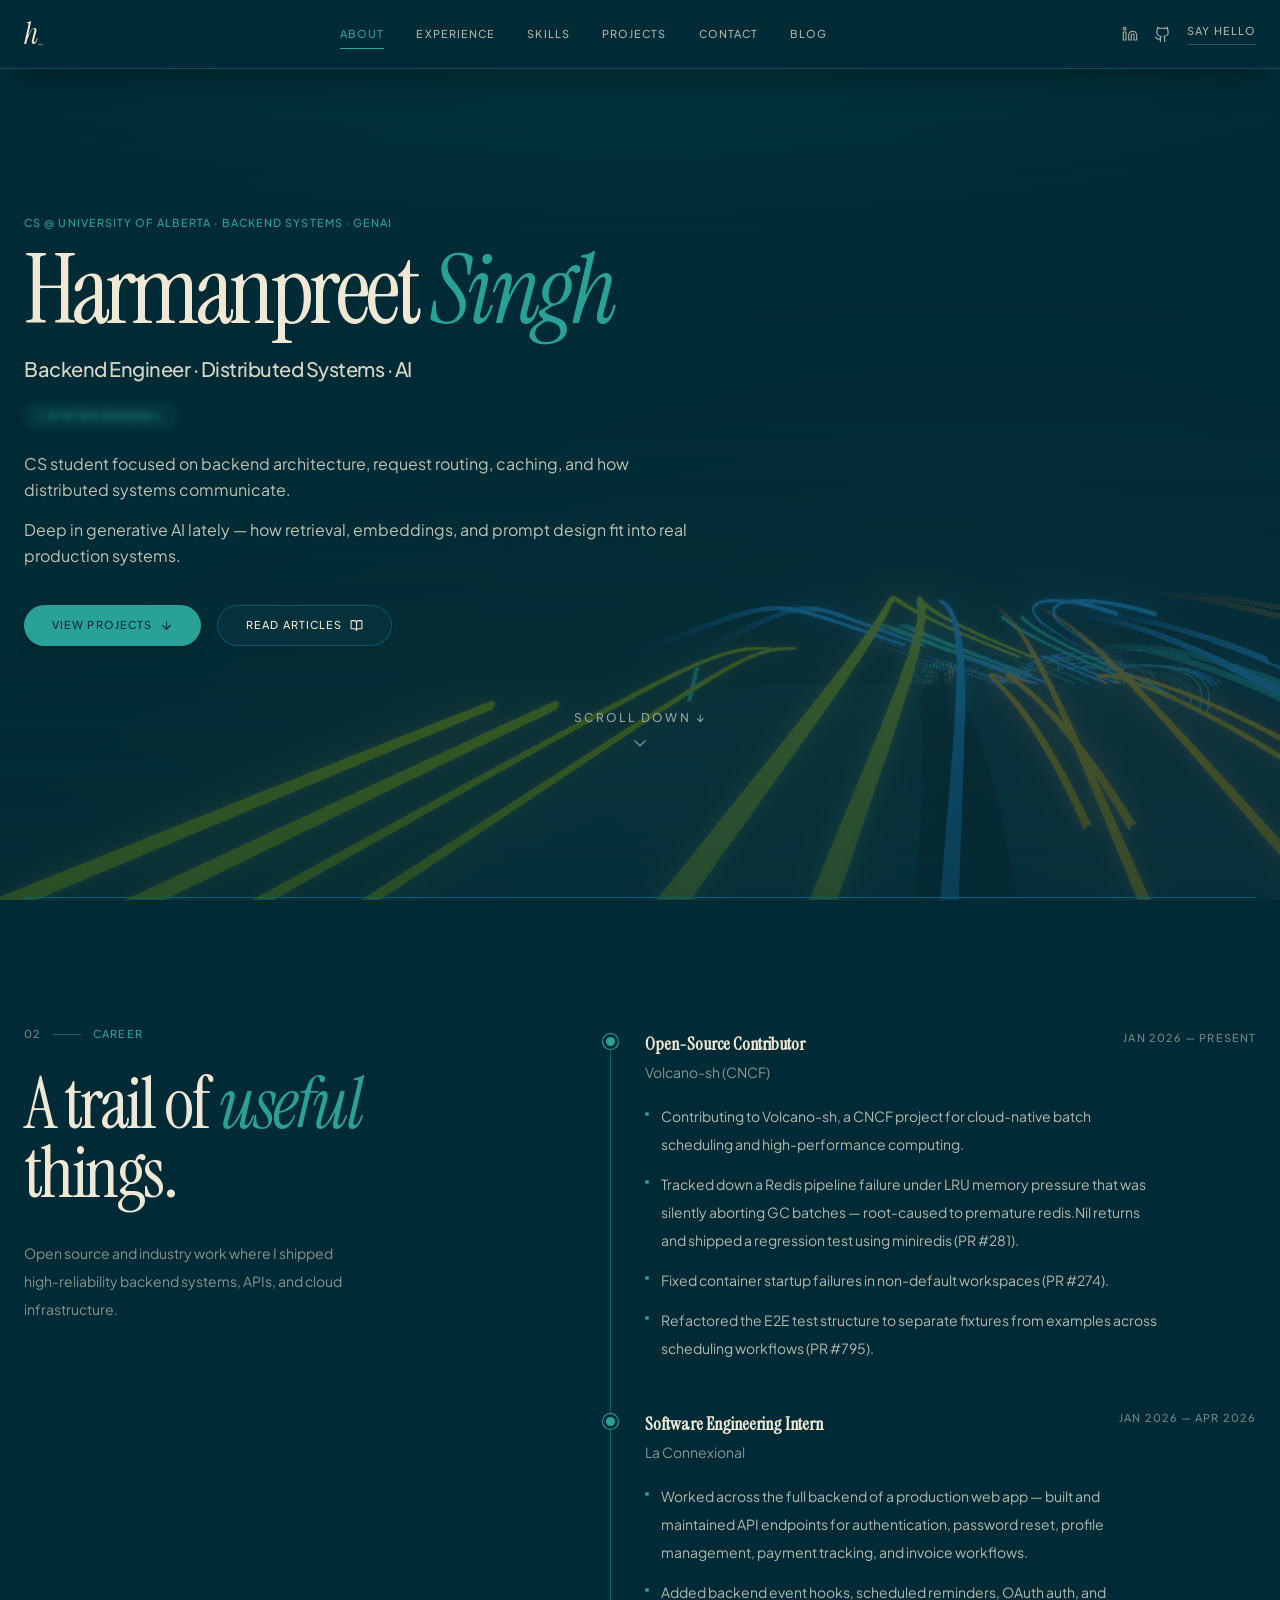
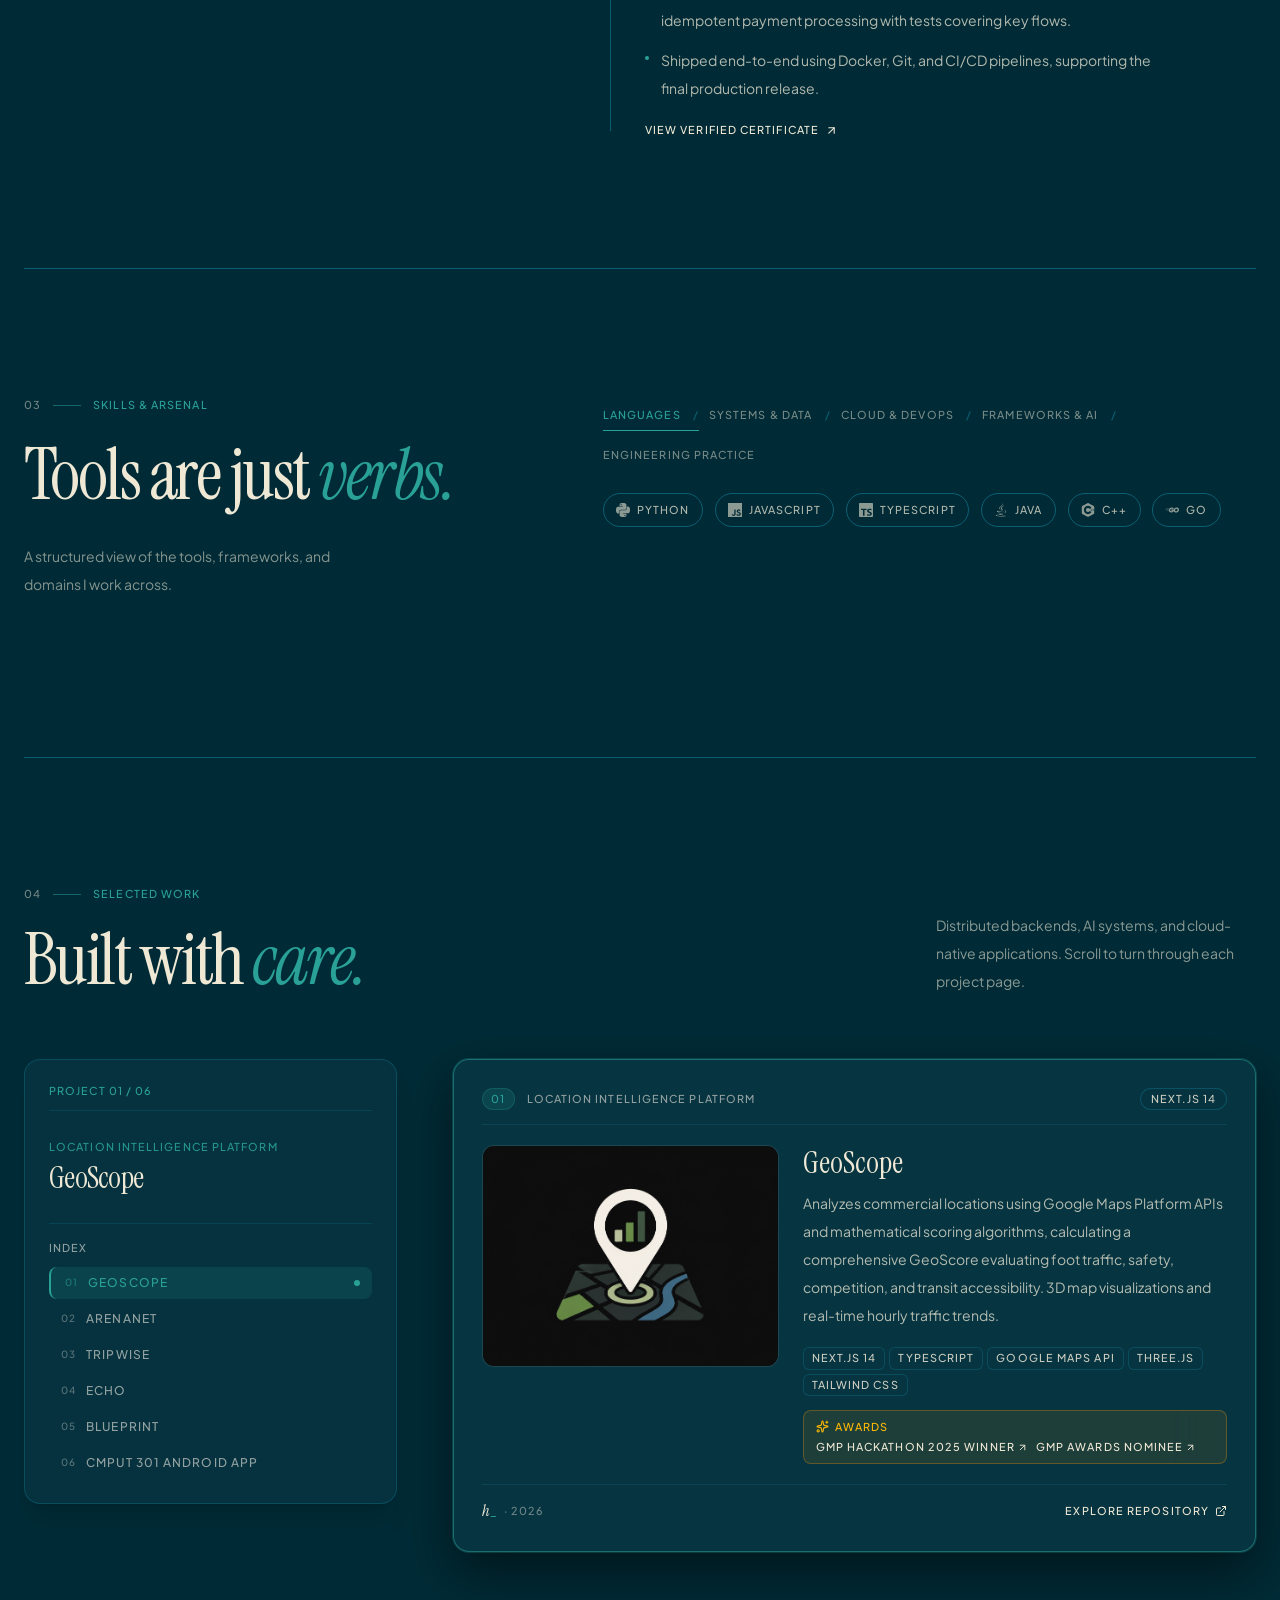
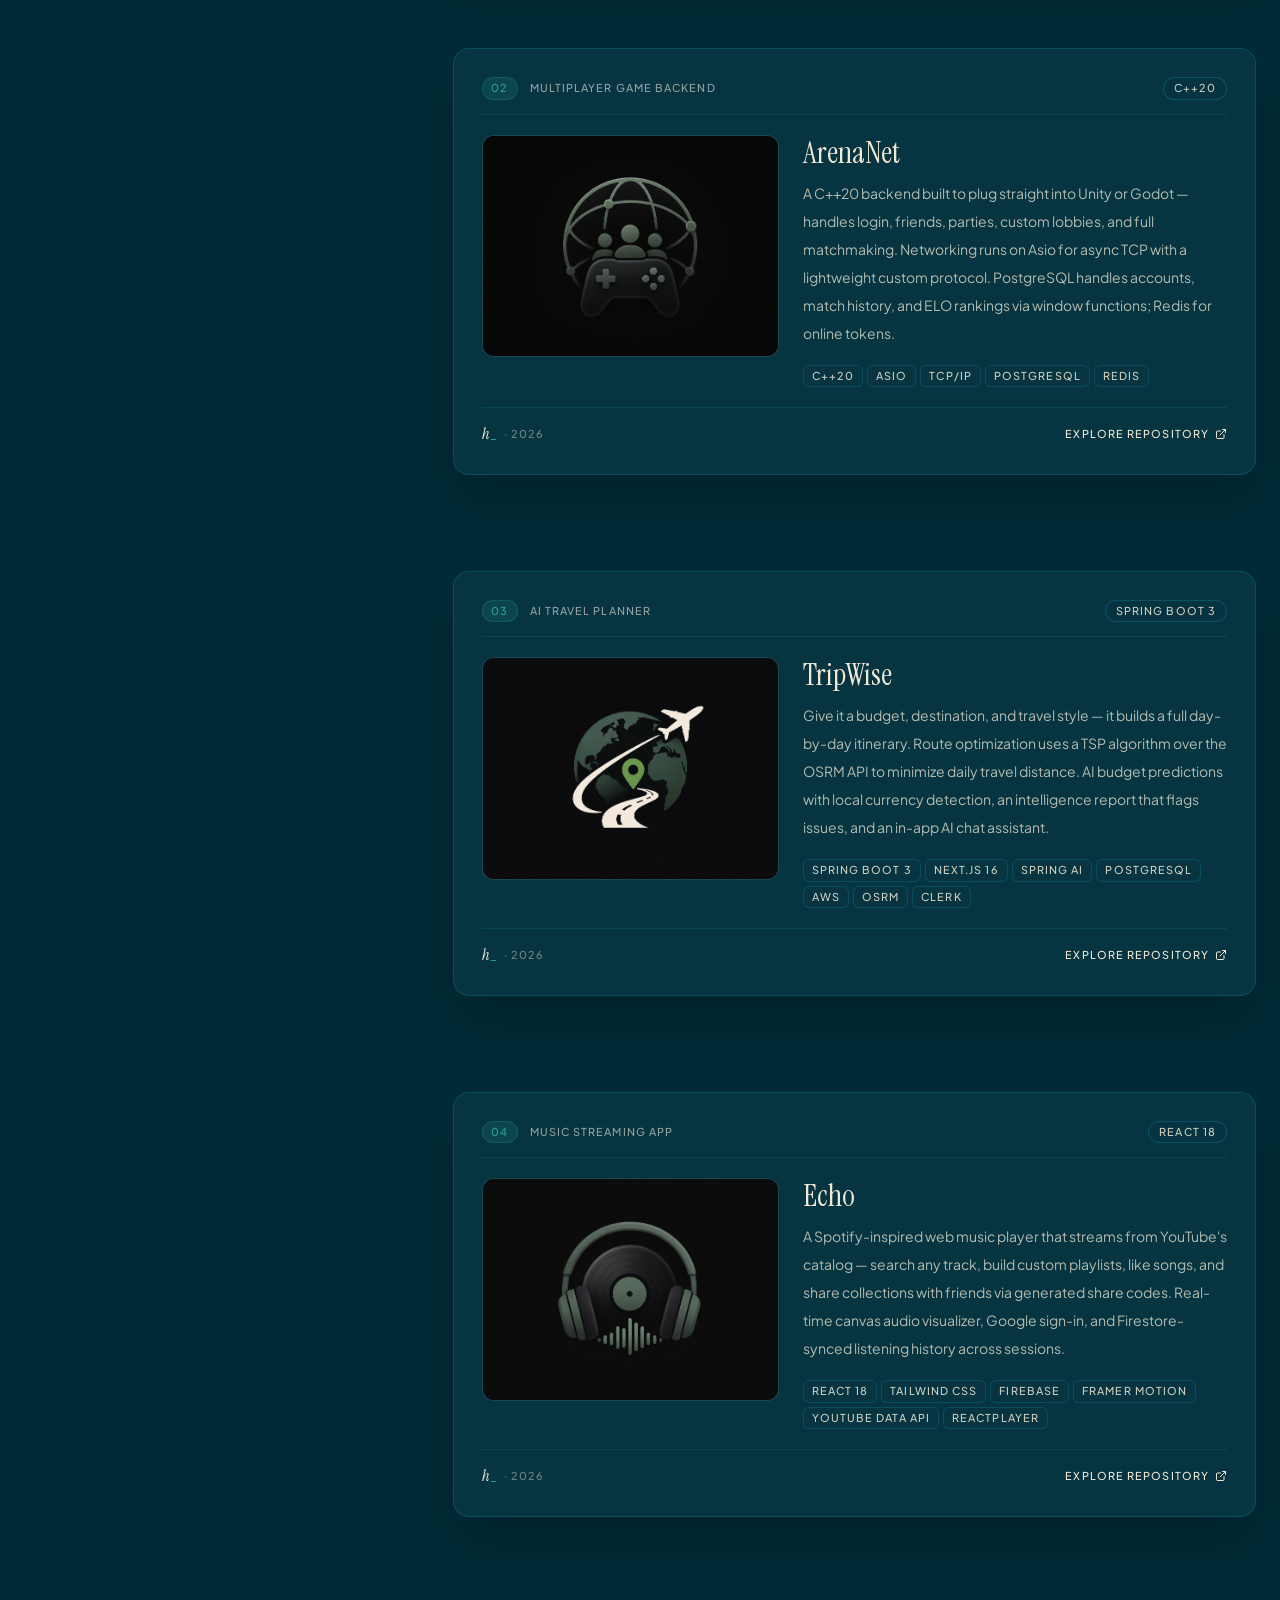
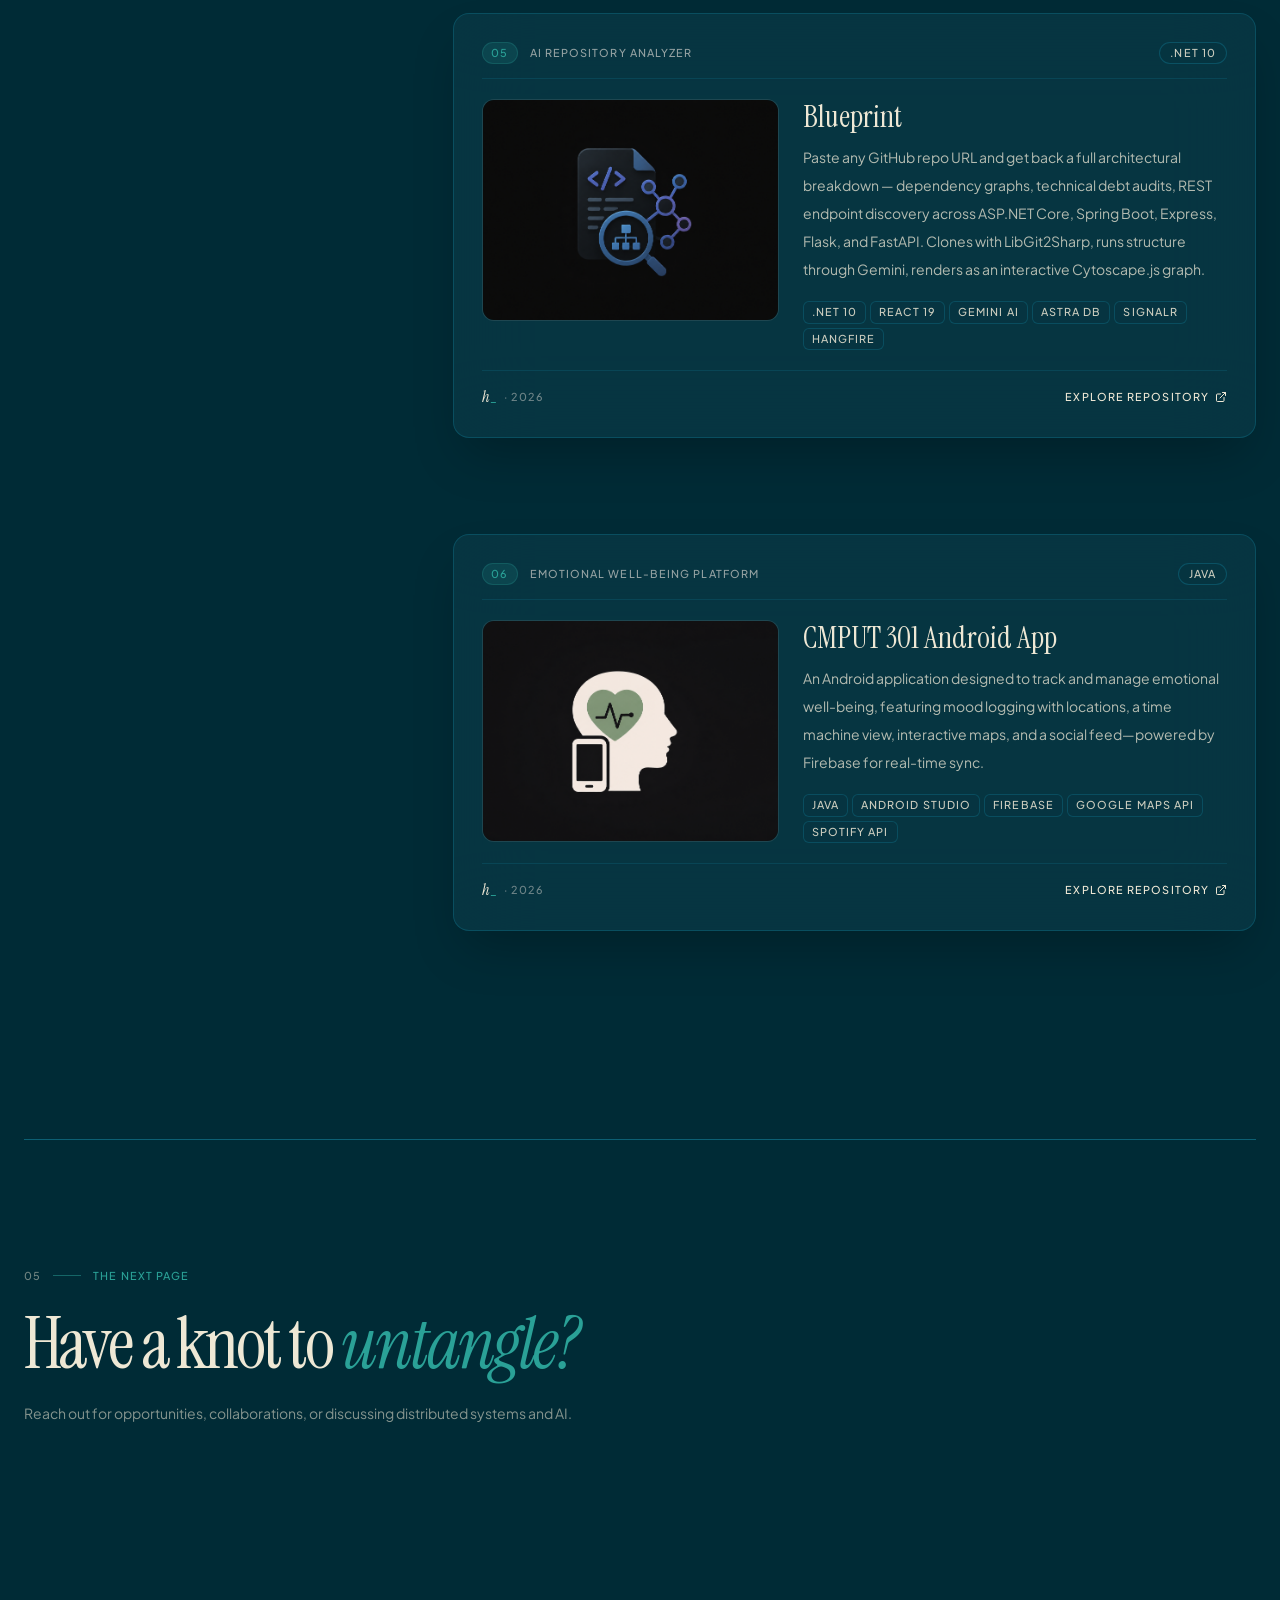
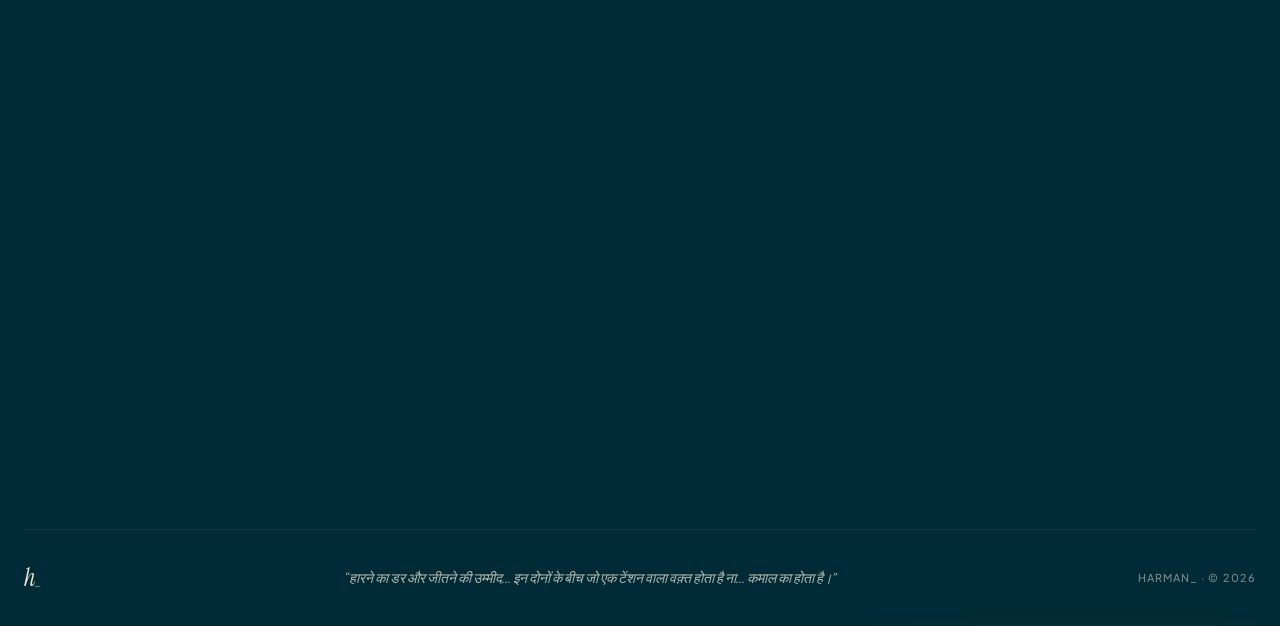
<file: index.html>
<!DOCTYPE html><html lang="en" data-accent="luxe" class="plus_jakarta_sans_b071514f-module__EKRmmW__variable instrument_serif_918be5a8-module__YM44Yq__variable dark h-full scroll-smooth antialiased"><head><meta charSet="utf-8"/><meta name="viewport" content="width=device-width, initial-scale=1"/><link rel="preload" href="/_next/static/media/7ebf22b5a21034f8-s.p.10_7676vm7pyy.woff2" as="font" crossorigin="" type="font/woff2"/><link rel="preload" href="/_next/static/media/e41d5df559864f9e-s.p.0gq7fw9.sy_5..woff2" as="font" crossorigin="" type="font/woff2"/><link rel="preload" href="/_next/static/media/fba5a26ea33df6a3-s.p.0eehd8tgys7nv.woff2" as="font" crossorigin="" type="font/woff2"/><link rel="preload" as="image" href="/assets/proj-geoscope.png"/><link rel="preload" as="image" href="/assets/proj-arenanet.png"/><link rel="preload" as="image" href="/assets/proj-tripwise.png"/><link rel="preload" as="image" href="/assets/proj-echo.png"/><link rel="preload" as="image" href="/assets/proj-blueprint.png"/><link rel="preload" as="image" href="/assets/proj-cmput301.png"/><link rel="stylesheet" href="/_next/static/chunks/0.-av6ncvrga_.css" data-precedence="next"/><link rel="preload" as="script" fetchPriority="low" href="/_next/static/chunks/0bzupvr5gt3k9.js"/><script src="/_next/static/chunks/0alvpq3z_c2r_.js" async=""></script><script src="/_next/static/chunks/16g.ca89g7fib.js" async=""></script><script src="/_next/static/chunks/turbopack-17omxz1tb6tb6.js" async=""></script><script src="/_next/static/chunks/01xlw8hd842-c.js" async=""></script><script src="/_next/static/chunks/0d3shmwh5_nmn.js" async=""></script><script src="/_next/static/chunks/0evz8kjqouxl6.js" async=""></script><script src="/_next/static/chunks/0sxud27jmpxqq.js" async=""></script><meta name="next-size-adjust" content=""/><title>Harman&#x27;s Portfolio</title><meta name="description" content="Portfolio of Harman — CS student at University of Alberta. Backend Engineering, Distributed Systems, and Generative AI."/><link rel="icon" href="/assets/favicon.svg"/><script src="/_next/static/chunks/03~yq9q893hmn.js" noModule=""></script></head><body class="min-h-dvh flex flex-col font-sans bg-background text-foreground"><div hidden=""><!--$--><!--/$--></div><div class="pointer-events-none fixed inset-0 overflow-hidden" aria-hidden="true"><div class="absolute inset-y-0 -left-[25vw] w-[150vw] -z-10 transition-all duration-1000 ease-[cubic-bezier(0.22,1,0.36,1)] opacity-[0.92] translate-x-0 lg:translate-x-[25vw]"><!--$!--><template data-dgst="BAILOUT_TO_CLIENT_SIDE_RENDERING"></template><!--/$--></div><div class="absolute inset-0 -z-10 bg-gradient-to-b transition-opacity duration-700 from-background/45 via-background/28 to-background/55 dark:from-background/70 dark:via-background/50 dark:to-background/70"></div><div class="absolute inset-0 -z-10 bg-[radial-gradient(ellipse_80%_50%_at_50%_-20%,var(--accent-glow),transparent)] transition-opacity duration-700 opacity-50"></div></div><header id="top" class="site-header"><div class="page-wrap nav-shell flex items-center justify-between"><a class="brand-lockup group inline-flex items-center text-[hsl(var(--foreground))] cursor-pointer" aria-label="Home page - Back to top" href="/"><span class="serif text-2xl md:text-3xl font-normal italic tracking-tight transition-transform duration-300 group-hover:scale-105">h<span class="text-primary not-italic font-mono transition-opacity group-hover:opacity-80">_</span></span></a><nav aria-label="Primary navigation" class="hidden items-center gap-8 md:flex"><a class="nav-link mono is-active" href="/#about">About</a><a class="nav-link mono " href="/#experience">Experience</a><a class="nav-link mono " href="/#skills">Skills</a><a class="nav-link mono " href="/#projects">Projects</a><a class="nav-link mono " href="/#contact">Contact</a><a class="nav-link mono " href="/blog">Blog</a></nav><div class="hidden items-center gap-4 md:flex"><a href="https://www.linkedin.com/in/harmanp01" target="_blank" rel="noreferrer" aria-label="LinkedIn" class="social-link"><svg xmlns="http://www.w3.org/2000/svg" width="16" height="16" viewBox="0 0 24 24" fill="none" stroke="currentColor" stroke-width="1.7" stroke-linecap="round" stroke-linejoin="round" class="lucide lucide-linkedin" aria-hidden="true"><path d="M16 8a6 6 0 0 1 6 6v7h-4v-7a2 2 0 0 0-2-2 2 2 0 0 0-2 2v7h-4v-7a6 6 0 0 1 6-6z"></path><rect width="4" height="12" x="2" y="9"></rect><circle cx="4" cy="4" r="2"></circle></svg></a><a href="https://github.com/harmanD-MAX" target="_blank" rel="noreferrer" aria-label="GitHub" class="social-link"><svg xmlns="http://www.w3.org/2000/svg" width="17" height="17" viewBox="0 0 24 24" fill="none" stroke="currentColor" stroke-width="1.7" stroke-linecap="round" stroke-linejoin="round" class="lucide lucide-github" aria-hidden="true"><path d="M15 22v-4a4.8 4.8 0 0 0-1-3.5c3 0 6-2 6-5.5.08-1.25-.27-2.48-1-3.5.28-1.15.28-2.35 0-3.5 0 0-1 0-3 1.5-2.64-.5-5.36-.5-8 0C6 2 5 2 5 2c-.3 1.15-.3 2.35 0 3.5A5.403 5.403 0 0 0 4 9c0 3.5 3 5.5 6 5.5-.39.49-.68 1.05-.85 1.65-.17.6-.22 1.23-.15 1.85v4"></path><path d="M9 18c-4.51 2-5-2-7-2"></path></svg></a><a href="mailto:harmanbofficial@gmail.com" class="mono say-hello">Say hello</a></div><button type="button" aria-label="Open menu" aria-expanded="false" class="mobile-menu-button md:hidden cursor-pointer"><svg xmlns="http://www.w3.org/2000/svg" width="17" height="17" viewBox="0 0 24 24" fill="none" stroke="currentColor" stroke-width="2" stroke-linecap="round" stroke-linejoin="round" class="lucide lucide-menu" aria-hidden="true"><path d="M4 5h16"></path><path d="M4 12h16"></path><path d="M4 19h16"></path></svg></button></div></header><div class="relative z-10 flex min-h-dvh flex-col"><main class="flex-1"><section id="about" class="page-wrap relative flex min-h-[calc(100dvh-4.5rem)] flex-col justify-center py-20 md:py-28" aria-labelledby="hero-heading"><div class="w-full"><div class="max-w-3xl text-left"><div class="mono text-xs tracking-widest text-primary uppercase mb-4">CS @ University of Alberta · Backend Systems · GenAI</div><h1 id="hero-heading" class="serif text-5xl sm:text-6xl md:text-7xl lg:text-8xl tracking-[-0.04em] leading-[0.92] text-foreground pb-1" style="opacity:0;transform:translateY(24px)">Harmanpreet <span class="italic text-primary">Singh</span></h1><p class="mt-4 text-base sm:text-lg md:text-xl font-medium text-foreground/90 font-sans tracking-tight" style="opacity:0;transform:translateY(16px)">Backend Engineer · Distributed Systems · AI</p><div class="mt-3 flex justify-start"><div class="relative flex min-h-[2rem] items-center justify-start" aria-live="polite" aria-atomic="true"><span class="mono text-[0.72rem] text-primary font-medium tracking-wider whitespace-nowrap inline-flex items-center px-3 py-1 rounded-full bg-primary/10 border border-primary/25" style="opacity:1;filter:blur(0px);transform:none">&lt; <!-- -->Distributed Systems<!-- -->/&gt;</span></div></div><div class="mt-6 max-w-2xl space-y-3.5 text-sm sm:text-base leading-relaxed text-foreground/80 font-sans" style="opacity:0;transform:translateY(12px)"><p>CS student focused on backend architecture, request routing, caching, and how distributed systems communicate.</p><p>Deep in generative AI lately — how retrieval, embeddings, and prompt design fit into real production systems.</p></div><div class="mt-9 flex flex-wrap items-center gap-4" style="opacity:0;transform:translateY(10px)"><button type="button" class="mono text-xs uppercase tracking-wider px-7 py-3 rounded-full bg-primary text-primary-foreground font-semibold hover:opacity-90 transition-all shadow-lg hover:shadow-primary/20 cursor-pointer inline-flex items-center gap-2 group"><span>View Projects</span><svg xmlns="http://www.w3.org/2000/svg" width="13" height="13" viewBox="0 0 24 24" fill="none" stroke="currentColor" stroke-width="2" stroke-linecap="round" stroke-linejoin="round" class="lucide lucide-arrow-down transition-transform group-hover:translate-y-0.5" aria-hidden="true"><path d="M12 5v14"></path><path d="m19 12-7 7-7-7"></path></svg></button><a class="mono text-xs uppercase tracking-wider px-7 py-3 rounded-full border border-border/80 bg-card/60 backdrop-blur-md text-foreground hover:border-primary hover:text-primary transition-all cursor-pointer inline-flex items-center gap-2 shadow-sm group" href="/blog"><span>Read Articles</span><svg xmlns="http://www.w3.org/2000/svg" width="13" height="13" viewBox="0 0 24 24" fill="none" stroke="currentColor" stroke-width="2" stroke-linecap="round" stroke-linejoin="round" class="lucide lucide-book-open transition-transform group-hover:scale-110" aria-hidden="true"><path d="M12 7v14"></path><path d="M3 18a1 1 0 0 1-1-1V4a1 1 0 0 1 1-1h5a4 4 0 0 1 4 4 4 4 0 0 1 4-4h5a1 1 0 0 1 1 1v13a1 1 0 0 1-1 1h-6a3 3 0 0 0-3 3 3 3 0 0 0-3-3z"></path></svg></a></div></div></div><button type="button" class="group mt-16 flex flex-col items-center gap-1 text-muted-foreground transition-colors hover:text-foreground focus-visible:ring-2 focus-visible:ring-ring focus-visible:outline-none" aria-label="Scroll to Skills section" style="opacity:0;transform:translateY(8px)"><span class="text-xs font-medium tracking-[0.2em] uppercase">Scroll Down ↓</span><span aria-hidden="true"><svg xmlns="http://www.w3.org/2000/svg" width="24" height="24" viewBox="0 0 24 24" fill="none" stroke="currentColor" stroke-width="2" stroke-linecap="round" stroke-linejoin="round" class="lucide lucide-chevron-down size-5 opacity-70 group-hover:opacity-100" aria-hidden="true"><path d="m6 9 6 6 6-6"></path></svg></span></button></section><section id="experience" aria-labelledby="experience-heading" class="page-wrap section-rule scroll-mt-8 py-24 md:py-32"><div class="grid gap-14 md:grid-cols-[.85fr_1.15fr] md:gap-24"><div><div class="mono section-label"><span class="section-number">02</span><span class="section-dash"></span><span>Career</span></div><h2 id="experience-heading" class="serif mt-7 max-w-md text-5xl leading-[.95] tracking-[-.035em] md:text-7xl">A trail of <span class="italic text-[hsl(var(--primary))]">useful</span> <!-- -->things.</h2><p class="mt-8 max-w-xs text-sm leading-7 text-[hsl(var(--foreground)/.56)]">Open source and industry work where I shipped high-reliability backend systems, APIs, and cloud infrastructure.</p></div><div class="reveal pt-1"><div class="timeline-item pb-12"><div class="timeline-dot"></div><div class="flex flex-col justify-between gap-3 sm:flex-row sm:items-start"><div><h3 class="text-lg font-semibold">Open-Source Contributor</h3><p class="mt-1 text-sm text-[hsl(var(--foreground)/.57)]">Volcano-sh (CNCF)</p></div><span class="mono text-[hsl(var(--foreground)/.48)]">Jan 2026 — Present</span></div><ul class="mt-5 max-w-lg space-y-3"><li class="flex gap-3 text-sm leading-7 text-[hsl(var(--foreground)/.75)]"><span class="mt-2.5 size-1 shrink-0 rounded-full bg-[var(--bullet)]" aria-hidden="true"></span><span>Contributing to Volcano-sh, a CNCF project for cloud-native batch scheduling and high-performance computing.</span></li><li class="flex gap-3 text-sm leading-7 text-[hsl(var(--foreground)/.75)]"><span class="mt-2.5 size-1 shrink-0 rounded-full bg-[var(--bullet)]" aria-hidden="true"></span><span>Tracked down a Redis pipeline failure under LRU memory pressure that was silently aborting GC batches — root-caused to premature redis.Nil returns and shipped a regression test using miniredis (PR #281).</span></li><li class="flex gap-3 text-sm leading-7 text-[hsl(var(--foreground)/.75)]"><span class="mt-2.5 size-1 shrink-0 rounded-full bg-[var(--bullet)]" aria-hidden="true"></span><span>Fixed container startup failures in non-default workspaces (PR #274).</span></li><li class="flex gap-3 text-sm leading-7 text-[hsl(var(--foreground)/.75)]"><span class="mt-2.5 size-1 shrink-0 rounded-full bg-[var(--bullet)]" aria-hidden="true"></span><span>Refactored the E2E test structure to separate fixtures from examples across scheduling workflows (PR #795).</span></li></ul></div><div class="timeline-item"><div class="timeline-dot"></div><div class="flex flex-col justify-between gap-3 sm:flex-row sm:items-start"><div><h3 class="text-lg font-semibold">Software Engineering Intern</h3><p class="mt-1 text-sm text-[hsl(var(--foreground)/.57)]">La Connexional</p></div><span class="mono text-[hsl(var(--foreground)/.48)]">Jan 2026 — Apr 2026</span></div><ul class="mt-5 max-w-lg space-y-3"><li class="flex gap-3 text-sm leading-7 text-[hsl(var(--foreground)/.75)]"><span class="mt-2.5 size-1 shrink-0 rounded-full bg-[var(--bullet)]" aria-hidden="true"></span><span>Worked across the full backend of a production web app — built and maintained API endpoints for authentication, password reset, profile management, payment tracking, and invoice workflows.</span></li><li class="flex gap-3 text-sm leading-7 text-[hsl(var(--foreground)/.75)]"><span class="mt-2.5 size-1 shrink-0 rounded-full bg-[var(--bullet)]" aria-hidden="true"></span><span>Added backend event hooks, scheduled reminders, OAuth auth, and idempotent payment processing with tests covering key flows.</span></li><li class="flex gap-3 text-sm leading-7 text-[hsl(var(--foreground)/.75)]"><span class="mt-2.5 size-1 shrink-0 rounded-full bg-[var(--bullet)]" aria-hidden="true"></span><span>Shipped end-to-end using Docker, Git, and CI/CD pipelines, supporting the final production release.</span></li></ul><a href="https://certificates.laconnexional.com/en/verify/28092057714046?ref=email" target="_blank" rel="noopener noreferrer" class="mono mt-5 inline-flex items-center gap-1.5 text-[hsl(var(--primary))] hover:underline underline-offset-4 group"><span>View verified certificate</span><svg xmlns="http://www.w3.org/2000/svg" width="13" height="13" viewBox="0 0 24 24" fill="none" stroke="currentColor" stroke-width="2" stroke-linecap="round" stroke-linejoin="round" class="lucide lucide-arrow-up-right transition-transform group-hover:translate-x-0.5 group-hover:-translate-y-0.5" aria-hidden="true"><path d="M7 7h10v10"></path><path d="M7 17 17 7"></path></svg></a></div></div></div></section><section id="skills" aria-labelledby="skills-title" class="page-wrap section-rule scroll-mt-8 py-24 md:py-32"><div class="grid gap-14 md:grid-cols-[.85fr_1.15fr] md:gap-24"><div><div class="mono section-label flex items-center gap-3"><span class="section-number">03</span><span class="section-dash"></span><span>Skills &amp; arsenal</span></div><h2 id="skills-title" class="serif mt-7 max-w-md text-5xl leading-[.95] tracking-[-.035em] md:text-7xl">Tools are just <span class="italic text-[hsl(var(--primary))]">verbs.</span></h2><p class="mt-8 max-w-xs text-sm leading-7 text-[hsl(var(--foreground)/.56)]">A structured view of the tools, frameworks, and domains I work across.</p></div><div class="reveal pt-1"><div class="skill-tabs" role="tablist" aria-label="Skill categories"><button type="button" role="tab" aria-selected="true" class="skill-tab mono is-selected">Languages</button><button type="button" role="tab" aria-selected="false" class="skill-tab mono ">Systems &amp; data</button><button type="button" role="tab" aria-selected="false" class="skill-tab mono ">Cloud &amp; DevOps</button><button type="button" role="tab" aria-selected="false" class="skill-tab mono ">Frameworks &amp; AI</button><button type="button" role="tab" aria-selected="false" class="skill-tab mono ">Engineering practice</button></div><div class="skill-cloud" role="tabpanel"><span data-testid="skill-python" class="skill-pill mono inline-flex items-center gap-2 cursor-default select-none" style="animation-delay:0ms"><svg stroke="currentColor" fill="currentColor" stroke-width="0" role="img" viewBox="0 0 24 24" class="size-3.5 opacity-80 transition-transform group-hover:scale-110" height="1em" width="1em" xmlns="http://www.w3.org/2000/svg"><path d="M14.25.18l.9.2.73.26.59.3.45.32.34.34.25.34.16.33.1.3.04.26.02.2-.01.13V8.5l-.05.63-.13.55-.21.46-.26.38-.3.31-.33.25-.35.19-.35.14-.33.1-.3.07-.26.04-.21.02H8.77l-.69.05-.59.14-.5.22-.41.27-.33.32-.27.35-.2.36-.15.37-.1.35-.07.32-.04.27-.02.21v3.06H3.17l-.21-.03-.28-.07-.32-.12-.35-.18-.36-.26-.36-.36-.35-.46-.32-.59-.28-.73-.21-.88-.14-1.05-.05-1.23.06-1.22.16-1.04.24-.87.32-.71.36-.57.4-.44.42-.33.42-.24.4-.16.36-.1.32-.05.24-.01h.16l.06.01h8.16v-.83H6.18l-.01-2.75-.02-.37.05-.34.11-.31.17-.28.25-.26.31-.23.38-.2.44-.18.51-.15.58-.12.64-.1.71-.06.77-.04.84-.02 1.27.05zm-6.3 1.98l-.23.33-.08.41.08.41.23.34.33.22.41.09.41-.09.33-.22.23-.34.08-.41-.08-.41-.23-.33-.33-.22-.41-.09-.41.09zm13.09 3.95l.28.06.32.12.35.18.36.27.36.35.35.47.32.59.28.73.21.88.14 1.04.05 1.23-.06 1.23-.16 1.04-.24.86-.32.71-.36.57-.4.45-.42.33-.42.24-.4.16-.36.09-.32.05-.24.02-.16-.01h-8.22v.82h5.84l.01 2.76.02.36-.05.34-.11.31-.17.29-.25.25-.31.24-.38.2-.44.17-.51.15-.58.13-.64.09-.71.07-.77.04-.84.01-1.27-.04-1.07-.14-.9-.2-.73-.25-.59-.3-.45-.33-.34-.34-.25-.34-.16-.33-.1-.3-.04-.25-.02-.2.01-.13v-5.34l.05-.64.13-.54.21-.46.26-.38.3-.32.33-.24.35-.2.35-.14.33-.1.3-.06.26-.04.21-.02.13-.01h5.84l.69-.05.59-.14.5-.21.41-.28.33-.32.27-.35.2-.36.15-.36.1-.35.07-.32.04-.28.02-.21V6.07h2.09l.14.01zm-6.47 14.25l-.23.33-.08.41.08.41.23.33.33.23.41.08.41-.08.33-.23.23-.33.08-.41-.08-.41-.23-.33-.33-.23-.41-.08-.41.08z"></path></svg><span>Python</span></span><span data-testid="skill-javascript" class="skill-pill mono inline-flex items-center gap-2 cursor-default select-none" style="animation-delay:35ms"><svg stroke="currentColor" fill="currentColor" stroke-width="0" role="img" viewBox="0 0 24 24" class="size-3.5 opacity-80 transition-transform group-hover:scale-110" height="1em" width="1em" xmlns="http://www.w3.org/2000/svg"><path d="M0 0h24v24H0V0zm22.034 18.276c-.175-1.095-.888-2.015-3.003-2.873-.736-.345-1.554-.585-1.797-1.14-.091-.33-.105-.51-.046-.705.15-.646.915-.84 1.515-.66.39.12.75.42.976.9 1.034-.676 1.034-.676 1.755-1.125-.27-.42-.404-.601-.586-.78-.63-.705-1.469-1.065-2.834-1.034l-.705.089c-.676.165-1.32.525-1.71 1.005-1.14 1.291-.811 3.541.569 4.471 1.365 1.02 3.361 1.244 3.616 2.205.24 1.17-.87 1.545-1.966 1.41-.811-.18-1.26-.586-1.755-1.336l-1.83 1.051c.21.48.45.689.81 1.109 1.74 1.756 6.09 1.666 6.871-1.004.029-.09.24-.705.074-1.65l.046.067zm-8.983-7.245h-2.248c0 1.938-.009 3.864-.009 5.805 0 1.232.063 2.363-.138 2.711-.33.689-1.18.601-1.566.48-.396-.196-.597-.466-.83-.855-.063-.105-.11-.196-.127-.196l-1.825 1.125c.305.63.75 1.172 1.324 1.517.855.51 2.004.675 3.207.405.783-.226 1.458-.691 1.811-1.411.51-.93.402-2.07.397-3.346.012-2.054 0-4.109 0-6.179l.004-.056z"></path></svg><span>JavaScript</span></span><span data-testid="skill-typescript" class="skill-pill mono inline-flex items-center gap-2 cursor-default select-none" style="animation-delay:70ms"><svg stroke="currentColor" fill="currentColor" stroke-width="0" role="img" viewBox="0 0 24 24" class="size-3.5 opacity-80 transition-transform group-hover:scale-110" height="1em" width="1em" xmlns="http://www.w3.org/2000/svg"><path d="M1.125 0C.502 0 0 .502 0 1.125v21.75C0 23.498.502 24 1.125 24h21.75c.623 0 1.125-.502 1.125-1.125V1.125C24 .502 23.498 0 22.875 0zm17.363 9.75c.612 0 1.154.037 1.627.111a6.38 6.38 0 0 1 1.306.34v2.458a3.95 3.95 0 0 0-.643-.361 5.093 5.093 0 0 0-.717-.26 5.453 5.453 0 0 0-1.426-.2c-.3 0-.573.028-.819.086a2.1 2.1 0 0 0-.623.242c-.17.104-.3.229-.393.374a.888.888 0 0 0-.14.49c0 .196.053.373.156.529.104.156.252.304.443.444s.423.276.696.41c.273.135.582.274.926.416.47.197.892.407 1.266.628.374.222.695.473.963.753.268.279.472.598.614.957.142.359.214.776.214 1.253 0 .657-.125 1.21-.373 1.656a3.033 3.033 0 0 1-1.012 1.085 4.38 4.38 0 0 1-1.487.596c-.566.12-1.163.18-1.79.18a9.916 9.916 0 0 1-1.84-.164 5.544 5.544 0 0 1-1.512-.493v-2.63a5.033 5.033 0 0 0 3.237 1.2c.333 0 .624-.03.872-.09.249-.06.456-.144.623-.25.166-.108.29-.234.373-.38a1.023 1.023 0 0 0-.074-1.089 2.12 2.12 0 0 0-.537-.5 5.597 5.597 0 0 0-.807-.444 27.72 27.72 0 0 0-1.007-.436c-.918-.383-1.602-.852-2.053-1.405-.45-.553-.676-1.222-.676-2.005 0-.614.123-1.141.369-1.582.246-.441.58-.804 1.004-1.089a4.494 4.494 0 0 1 1.47-.629 7.536 7.536 0 0 1 1.77-.201zm-15.113.188h9.563v2.166H9.506v9.646H6.789v-9.646H3.375z"></path></svg><span>TypeScript</span></span><span data-testid="skill-java" class="skill-pill mono inline-flex items-center gap-2 cursor-default select-none" style="animation-delay:105ms"><svg stroke="currentColor" fill="currentColor" stroke-width="0" viewBox="0 0 384 512" class="size-3.5 opacity-80 transition-transform group-hover:scale-110" height="1em" width="1em" xmlns="http://www.w3.org/2000/svg"><path d="M277.74 312.9c9.8-6.7 23.4-12.5 23.4-12.5s-38.7 7-77.2 10.2c-47.1 3.9-97.7 4.7-123.1 1.3-60.1-8 33-30.1 33-30.1s-36.1-2.4-80.6 19c-52.5 25.4 130 37 224.5 12.1zm-85.4-32.1c-19-42.7-83.1-80.2 0-145.8C296 53.2 242.84 0 242.84 0c21.5 84.5-75.6 110.1-110.7 162.6-23.9 35.9 11.7 74.4 60.2 118.2zm114.6-176.2c.1 0-175.2 43.8-91.5 140.2 24.7 28.4-6.5 54-6.5 54s62.7-32.4 33.9-72.9c-26.9-37.8-47.5-56.6 64.1-121.3zm-6.1 270.5a12.19 12.19 0 0 1-2 2.6c128.3-33.7 81.1-118.9 19.8-97.3a17.33 17.33 0 0 0-8.2 6.3 70.45 70.45 0 0 1 11-3c31-6.5 75.5 41.5-20.6 91.4zM348 437.4s14.5 11.9-15.9 21.2c-57.9 17.5-240.8 22.8-291.6.7-18.3-7.9 16-19 26.8-21.3 11.2-2.4 17.7-2 17.7-2-20.3-14.3-131.3 28.1-56.4 40.2C232.84 509.4 401 461.3 348 437.4zM124.44 396c-78.7 22 47.9 67.4 148.1 24.5a185.89 185.89 0 0 1-28.2-13.8c-44.7 8.5-65.4 9.1-106 4.5-33.5-3.8-13.9-15.2-13.9-15.2zm179.8 97.2c-78.7 14.8-175.8 13.1-233.3 3.6 0-.1 11.8 9.7 72.4 13.6 92.2 5.9 233.8-3.3 237.1-46.9 0 0-6.4 16.5-76.2 29.7zM260.64 353c-59.2 11.4-93.5 11.1-136.8 6.6-33.5-3.5-11.6-19.7-11.6-19.7-86.8 28.8 48.2 61.4 169.5 25.9a60.37 60.37 0 0 1-21.1-12.8z"></path></svg><span>Java</span></span><span data-testid="skill-c-" class="skill-pill mono inline-flex items-center gap-2 cursor-default select-none" style="animation-delay:140ms"><svg stroke="currentColor" fill="currentColor" stroke-width="0" role="img" viewBox="0 0 24 24" class="size-3.5 opacity-80 transition-transform group-hover:scale-110" height="1em" width="1em" xmlns="http://www.w3.org/2000/svg"><path d="M22.394 6c-.167-.29-.398-.543-.652-.69L12.926.22c-.509-.294-1.34-.294-1.848 0L2.26 5.31c-.508.293-.923 1.013-.923 1.6v10.18c0 .294.104.62.271.91.167.29.398.543.652.69l8.816 5.09c.508.293 1.34.293 1.848 0l8.816-5.09c.254-.147.485-.4.652-.69.167-.29.27-.616.27-.91V6.91c.003-.294-.1-.62-.268-.91zM12 19.11c-3.92 0-7.109-3.19-7.109-7.11 0-3.92 3.19-7.11 7.11-7.11a7.133 7.133 0 016.156 3.553l-3.076 1.78a3.567 3.567 0 00-3.08-1.78A3.56 3.56 0 008.444 12 3.56 3.56 0 0012 15.555a3.57 3.57 0 003.08-1.778l3.078 1.78A7.135 7.135 0 0112 19.11zm7.11-6.715h-.79v.79h-.79v-.79h-.79v-.79h.79v-.79h.79v.79h.79zm2.962 0h-.79v.79h-.79v-.79h-.79v-.79h.79v-.79h.79v.79h.79z"></path></svg><span>C++</span></span><span data-testid="skill-go" class="skill-pill mono inline-flex items-center gap-2 cursor-default select-none" style="animation-delay:175ms"><svg stroke="currentColor" fill="currentColor" stroke-width="0" role="img" viewBox="0 0 24 24" class="size-3.5 opacity-80 transition-transform group-hover:scale-110" height="1em" width="1em" xmlns="http://www.w3.org/2000/svg"><path d="M1.811 10.231c-.047 0-.058-.023-.035-.059l.246-.315c.023-.035.081-.058.128-.058h4.172c.046 0 .058.035.035.07l-.199.303c-.023.036-.082.07-.117.07zM.047 11.306c-.047 0-.059-.023-.035-.058l.245-.316c.023-.035.082-.058.129-.058h5.328c.047 0 .07.035.058.07l-.093.28c-.012.047-.058.07-.105.07zm2.828 1.075c-.047 0-.059-.035-.035-.07l.163-.292c.023-.035.07-.07.117-.07h2.337c.047 0 .07.035.07.082l-.023.28c0 .047-.047.082-.082.082zm12.129-2.36c-.736.187-1.239.327-1.963.514-.176.046-.187.058-.34-.117-.174-.199-.303-.327-.548-.444-.737-.362-1.45-.257-2.115.175-.795.514-1.204 1.274-1.192 2.22.011.935.654 1.706 1.577 1.835.795.105 1.46-.175 1.987-.77.105-.13.198-.27.315-.434H10.47c-.245 0-.304-.152-.222-.35.152-.362.432-.97.596-1.274a.315.315 0 01.292-.187h4.253c-.023.316-.023.631-.07.947a4.983 4.983 0 01-.958 2.29c-.841 1.11-1.94 1.8-3.33 1.986-1.145.152-2.209-.07-3.143-.77-.865-.655-1.356-1.52-1.484-2.595-.152-1.274.222-2.419.993-3.424.83-1.086 1.928-1.776 3.272-2.02 1.098-.2 2.15-.07 3.096.571.62.41 1.063.97 1.356 1.648.07.105.023.164-.117.2m3.868 6.461c-1.064-.024-2.034-.328-2.852-1.029a3.665 3.665 0 01-1.262-2.255c-.21-1.32.152-2.489.947-3.529.853-1.122 1.881-1.706 3.272-1.95 1.192-.21 2.314-.095 3.33.595.923.63 1.496 1.484 1.648 2.605.198 1.578-.257 2.863-1.344 3.962-.771.783-1.718 1.273-2.805 1.495-.315.06-.63.07-.934.106zm2.78-4.72c-.011-.153-.011-.27-.034-.387-.21-1.157-1.274-1.81-2.384-1.554-1.087.245-1.788.935-2.045 2.033-.21.912.234 1.835 1.075 2.21.643.28 1.285.244 1.905-.07.923-.48 1.425-1.228 1.484-2.233z"></path></svg><span>Go</span></span></div></div></div></section><section id="projects" aria-labelledby="projects-heading" class="page-wrap section-rule scroll-mt-8 py-24 md:py-32"><div class="mb-14 flex flex-col justify-between gap-6 md:mb-16 md:flex-row md:items-end"><div><div class="mono section-label flex items-center gap-3"><span class="section-number">04</span><span class="section-dash"></span><span>Selected work</span></div><h2 id="projects-heading" class="serif mt-6 text-5xl leading-[.95] tracking-[-.035em] md:text-7xl">Built with <span class="italic text-[hsl(var(--primary))]">care.</span></h2></div><p class="max-w-xs text-sm leading-7 text-[hsl(var(--foreground)/.58)] font-sans">Distributed backends, AI systems, and cloud-native applications. Scroll to turn through each project page.</p></div><div class="grid grid-cols-1 gap-10 lg:grid-cols-12 lg:gap-14"><aside class="hidden lg:block lg:col-span-4"><div class="sticky top-28 flex flex-col gap-5 rounded-2xl border border-[hsl(var(--border)/.6)] bg-[hsl(var(--card)/.75)] p-6 backdrop-blur-xl shadow-xl"><div class="flex items-center justify-between border-b border-border/40 pb-3"><span class="mono text-xs text-primary font-semibold tracking-wider uppercase">Project 0<!-- -->1<!-- --> / 0<!-- -->6</span></div><div class="animate-fadeIn flex flex-col gap-1 min-h-[4.5rem] justify-center"><span class="mono text-[0.65rem] uppercase tracking-widest text-primary/90 font-medium">Location Intelligence Platform</span><h3 class="serif text-3xl font-normal tracking-tight text-foreground truncate">GeoScope</h3></div><div class="border-t border-border/40 pt-4"><span class="mono text-[0.58rem] text-muted-foreground uppercase tracking-wider block mb-2.5">Index</span><nav class="flex flex-col gap-1" aria-label="Projects Index"><button type="button" class="flex items-center justify-between px-3 py-2 rounded-lg text-left transition-all text-xs mono cursor-pointer bg-primary/15 text-primary font-semibold border-l-2 border-primary pl-3.5"><div class="flex items-center gap-2.5"><span class="text-[0.62rem] opacity-60">0<!-- -->1</span><span class="font-sans text-xs">GeoScope</span></div><span class="size-1.5 rounded-full bg-primary animate-pulse"></span></button><button type="button" class="flex items-center justify-between px-3 py-2 rounded-lg text-left transition-all text-xs mono cursor-pointer text-muted-foreground hover:text-foreground hover:bg-muted/30"><div class="flex items-center gap-2.5"><span class="text-[0.62rem] opacity-60">0<!-- -->2</span><span class="font-sans text-xs">ArenaNet</span></div></button><button type="button" class="flex items-center justify-between px-3 py-2 rounded-lg text-left transition-all text-xs mono cursor-pointer text-muted-foreground hover:text-foreground hover:bg-muted/30"><div class="flex items-center gap-2.5"><span class="text-[0.62rem] opacity-60">0<!-- -->3</span><span class="font-sans text-xs">TripWise</span></div></button><button type="button" class="flex items-center justify-between px-3 py-2 rounded-lg text-left transition-all text-xs mono cursor-pointer text-muted-foreground hover:text-foreground hover:bg-muted/30"><div class="flex items-center gap-2.5"><span class="text-[0.62rem] opacity-60">0<!-- -->4</span><span class="font-sans text-xs">Echo</span></div></button><button type="button" class="flex items-center justify-between px-3 py-2 rounded-lg text-left transition-all text-xs mono cursor-pointer text-muted-foreground hover:text-foreground hover:bg-muted/30"><div class="flex items-center gap-2.5"><span class="text-[0.62rem] opacity-60">0<!-- -->5</span><span class="font-sans text-xs">Blueprint</span></div></button><button type="button" class="flex items-center justify-between px-3 py-2 rounded-lg text-left transition-all text-xs mono cursor-pointer text-muted-foreground hover:text-foreground hover:bg-muted/30"><div class="flex items-center gap-2.5"><span class="text-[0.62rem] opacity-60">0<!-- -->6</span><span class="font-sans text-xs">CMPUT 301 Android App</span></div></button></nav></div></div></aside><div class="lg:col-span-8 flex flex-col gap-16 md:gap-24 pb-20"><article style="z-index:10" class="sticky top-24 md:top-28 flex flex-col justify-between rounded-2xl border bg-[hsl(var(--card)/.98)] p-6 md:p-7 backdrop-blur-2xl shadow-2xl transition-all duration-300 border-primary/55 ring-1 ring-primary/25 shadow-[0_20px_50px_rgba(0,0,0,0.5)]"><div class="flex items-center justify-between border-b border-border/40 pb-3.5 mb-5"><div class="flex items-center gap-3"><span class="mono text-[0.65rem] px-2 py-0.5 rounded-full bg-primary/15 text-primary font-semibold border border-primary/25">0<!-- -->1</span><span class="mono text-[0.65rem] text-muted-foreground uppercase tracking-wider">Location Intelligence Platform</span></div><div class="flex items-center gap-2"><span class="mono text-[0.62rem] px-2.5 py-0.5 rounded-full bg-secondary/40 border border-border/70 text-foreground/85 font-medium tracking-wider">Next.js 14</span></div></div><div class="grid grid-cols-1 md:grid-cols-12 gap-5 md:gap-6 items-start"><div class="md:col-span-5 relative aspect-[16/10] md:aspect-[4/3] w-full overflow-hidden rounded-xl border border-foreground/10 bg-secondary/30 group"><img src="/assets/proj-geoscope.png" alt="GeoScope preview showcase" class="h-full w-full object-cover transition-transform duration-700 ease-out group-hover:scale-105"/></div><div class="md:col-span-7 flex flex-col justify-between gap-3.5"><div><h3 class="serif text-2xl md:text-3xl font-normal text-foreground">GeoScope</h3><p class="mt-2 text-sm leading-7 text-[hsl(var(--foreground)/.75)] font-sans font-normal">Analyzes commercial locations using Google Maps Platform APIs and mathematical scoring algorithms, calculating a comprehensive GeoScore evaluating foot traffic, safety, competition, and transit accessibility. 3D map visualizations and real-time hourly traffic trends.</p></div><div><div class="flex flex-wrap gap-1 mt-1"><span class="mono text-[0.6rem] px-2 py-0.5 rounded-md border border-border/60 bg-secondary/30 text-foreground/85">Next.js 14</span><span class="mono text-[0.6rem] px-2 py-0.5 rounded-md border border-border/60 bg-secondary/30 text-foreground/85">TypeScript</span><span class="mono text-[0.6rem] px-2 py-0.5 rounded-md border border-border/60 bg-secondary/30 text-foreground/85">Google Maps API</span><span class="mono text-[0.6rem] px-2 py-0.5 rounded-md border border-border/60 bg-secondary/30 text-foreground/85">Three.js</span><span class="mono text-[0.6rem] px-2 py-0.5 rounded-md border border-border/60 bg-secondary/30 text-foreground/85">Tailwind CSS</span></div></div><div class="rounded-lg border border-amber-500/30 bg-amber-500/10 px-3 py-2"><div class="flex items-center gap-1.5"><svg xmlns="http://www.w3.org/2000/svg" width="13" height="13" viewBox="0 0 24 24" fill="none" stroke="currentColor" stroke-width="2" stroke-linecap="round" stroke-linejoin="round" class="lucide lucide-sparkles text-amber-400" aria-hidden="true"><path d="M11.017 2.814a1 1 0 0 1 1.966 0l1.051 5.558a2 2 0 0 0 1.594 1.594l5.558 1.051a1 1 0 0 1 0 1.966l-5.558 1.051a2 2 0 0 0-1.594 1.594l-1.051 5.558a1 1 0 0 1-1.966 0l-1.051-5.558a2 2 0 0 0-1.594-1.594l-5.558-1.051a1 1 0 0 1 0-1.966l5.558-1.051a2 2 0 0 0 1.594-1.594z"></path><path d="M20 2v4"></path><path d="M22 4h-4"></path><circle cx="4" cy="20" r="2"></circle></svg><span class="mono text-[0.6rem] font-semibold uppercase tracking-wider text-amber-400">Awards</span></div><div class="mt-1 flex flex-wrap gap-2"><a href="https://developers.google.com/profile/badges/events/gmp/hackathon/2025?u=110687617829643686175" target="_blank" rel="noopener noreferrer" class="mono text-[0.68rem] text-foreground/90 hover:text-primary underline-offset-2 hover:underline inline-flex items-center gap-0.5"><span>GMP Hackathon 2025 Winner</span><svg xmlns="http://www.w3.org/2000/svg" width="11" height="11" viewBox="0 0 24 24" fill="none" stroke="currentColor" stroke-width="2" stroke-linecap="round" stroke-linejoin="round" class="lucide lucide-arrow-up-right" aria-hidden="true"><path d="M7 7h10v10"></path><path d="M7 17 17 7"></path></svg></a><a href="https://mapsplatform.google.com/awards/nominees/geoscope/" target="_blank" rel="noopener noreferrer" class="mono text-[0.68rem] text-foreground/90 hover:text-primary underline-offset-2 hover:underline inline-flex items-center gap-0.5"><span>GMP Awards Nominee</span><svg xmlns="http://www.w3.org/2000/svg" width="11" height="11" viewBox="0 0 24 24" fill="none" stroke="currentColor" stroke-width="2" stroke-linecap="round" stroke-linejoin="round" class="lucide lucide-arrow-up-right" aria-hidden="true"><path d="M7 7h10v10"></path><path d="M7 17 17 7"></path></svg></a></div></div></div></div><div class="flex items-center justify-between border-t border-border/40 pt-3.5 mt-5"><span class="inline-flex items-center gap-1.5 text-muted-foreground"><span class="serif text-base font-normal italic tracking-tight text-foreground">h<span class="text-primary not-italic font-mono">_</span></span><span class="mono text-[0.6rem] opacity-75">· 2026</span></span><a href="https://github.com/harmanD-MAX/GeoScope" target="_blank" rel="noopener noreferrer" class="mono inline-flex items-center gap-1.5 text-xs text-primary font-medium hover:underline"><span>Explore Repository</span><svg xmlns="http://www.w3.org/2000/svg" width="12" height="12" viewBox="0 0 24 24" fill="none" stroke="currentColor" stroke-width="2" stroke-linecap="round" stroke-linejoin="round" class="lucide lucide-external-link" aria-hidden="true"><path d="M15 3h6v6"></path><path d="M10 14 21 3"></path><path d="M18 13v6a2 2 0 0 1-2 2H5a2 2 0 0 1-2-2V8a2 2 0 0 1 2-2h6"></path></svg></a></div></article><article style="z-index:11" class="sticky top-24 md:top-28 flex flex-col justify-between rounded-2xl border bg-[hsl(var(--card)/.98)] p-6 md:p-7 backdrop-blur-2xl shadow-2xl transition-all duration-300 border-border/60 hover:border-border"><div class="flex items-center justify-between border-b border-border/40 pb-3.5 mb-5"><div class="flex items-center gap-3"><span class="mono text-[0.65rem] px-2 py-0.5 rounded-full bg-primary/15 text-primary font-semibold border border-primary/25">0<!-- -->2</span><span class="mono text-[0.65rem] text-muted-foreground uppercase tracking-wider">Multiplayer Game Backend</span></div><div class="flex items-center gap-2"><span class="mono text-[0.62rem] px-2.5 py-0.5 rounded-full bg-secondary/40 border border-border/70 text-foreground/85 font-medium tracking-wider">C++20</span></div></div><div class="grid grid-cols-1 md:grid-cols-12 gap-5 md:gap-6 items-start"><div class="md:col-span-5 relative aspect-[16/10] md:aspect-[4/3] w-full overflow-hidden rounded-xl border border-foreground/10 bg-secondary/30 group"><img src="/assets/proj-arenanet.png" alt="ArenaNet preview showcase" class="h-full w-full object-cover transition-transform duration-700 ease-out group-hover:scale-105"/></div><div class="md:col-span-7 flex flex-col justify-between gap-3.5"><div><h3 class="serif text-2xl md:text-3xl font-normal text-foreground">ArenaNet</h3><p class="mt-2 text-sm leading-7 text-[hsl(var(--foreground)/.75)] font-sans font-normal">A C++20 backend built to plug straight into Unity or Godot — handles login, friends, parties, custom lobbies, and full matchmaking. Networking runs on Asio for async TCP with a lightweight custom protocol. PostgreSQL handles accounts, match history, and ELO rankings via window functions; Redis for online tokens.</p></div><div><div class="flex flex-wrap gap-1 mt-1"><span class="mono text-[0.6rem] px-2 py-0.5 rounded-md border border-border/60 bg-secondary/30 text-foreground/85">C++20</span><span class="mono text-[0.6rem] px-2 py-0.5 rounded-md border border-border/60 bg-secondary/30 text-foreground/85">Asio</span><span class="mono text-[0.6rem] px-2 py-0.5 rounded-md border border-border/60 bg-secondary/30 text-foreground/85">TCP/IP</span><span class="mono text-[0.6rem] px-2 py-0.5 rounded-md border border-border/60 bg-secondary/30 text-foreground/85">PostgreSQL</span><span class="mono text-[0.6rem] px-2 py-0.5 rounded-md border border-border/60 bg-secondary/30 text-foreground/85">Redis</span></div></div></div></div><div class="flex items-center justify-between border-t border-border/40 pt-3.5 mt-5"><span class="inline-flex items-center gap-1.5 text-muted-foreground"><span class="serif text-base font-normal italic tracking-tight text-foreground">h<span class="text-primary not-italic font-mono">_</span></span><span class="mono text-[0.6rem] opacity-75">· 2026</span></span><a href="https://github.com/harmanD-MAX/ArenaNet" target="_blank" rel="noopener noreferrer" class="mono inline-flex items-center gap-1.5 text-xs text-primary font-medium hover:underline"><span>Explore Repository</span><svg xmlns="http://www.w3.org/2000/svg" width="12" height="12" viewBox="0 0 24 24" fill="none" stroke="currentColor" stroke-width="2" stroke-linecap="round" stroke-linejoin="round" class="lucide lucide-external-link" aria-hidden="true"><path d="M15 3h6v6"></path><path d="M10 14 21 3"></path><path d="M18 13v6a2 2 0 0 1-2 2H5a2 2 0 0 1-2-2V8a2 2 0 0 1 2-2h6"></path></svg></a></div></article><article style="z-index:12" class="sticky top-24 md:top-28 flex flex-col justify-between rounded-2xl border bg-[hsl(var(--card)/.98)] p-6 md:p-7 backdrop-blur-2xl shadow-2xl transition-all duration-300 border-border/60 hover:border-border"><div class="flex items-center justify-between border-b border-border/40 pb-3.5 mb-5"><div class="flex items-center gap-3"><span class="mono text-[0.65rem] px-2 py-0.5 rounded-full bg-primary/15 text-primary font-semibold border border-primary/25">0<!-- -->3</span><span class="mono text-[0.65rem] text-muted-foreground uppercase tracking-wider">AI Travel Planner</span></div><div class="flex items-center gap-2"><span class="mono text-[0.62rem] px-2.5 py-0.5 rounded-full bg-secondary/40 border border-border/70 text-foreground/85 font-medium tracking-wider">Spring Boot 3</span></div></div><div class="grid grid-cols-1 md:grid-cols-12 gap-5 md:gap-6 items-start"><div class="md:col-span-5 relative aspect-[16/10] md:aspect-[4/3] w-full overflow-hidden rounded-xl border border-foreground/10 bg-secondary/30 group"><img src="/assets/proj-tripwise.png" alt="TripWise preview showcase" class="h-full w-full object-cover transition-transform duration-700 ease-out group-hover:scale-105"/></div><div class="md:col-span-7 flex flex-col justify-between gap-3.5"><div><h3 class="serif text-2xl md:text-3xl font-normal text-foreground">TripWise</h3><p class="mt-2 text-sm leading-7 text-[hsl(var(--foreground)/.75)] font-sans font-normal">Give it a budget, destination, and travel style — it builds a full day-by-day itinerary. Route optimization uses a TSP algorithm over the OSRM API to minimize daily travel distance. AI budget predictions with local currency detection, an intelligence report that flags issues, and an in-app AI chat assistant.</p></div><div><div class="flex flex-wrap gap-1 mt-1"><span class="mono text-[0.6rem] px-2 py-0.5 rounded-md border border-border/60 bg-secondary/30 text-foreground/85">Spring Boot 3</span><span class="mono text-[0.6rem] px-2 py-0.5 rounded-md border border-border/60 bg-secondary/30 text-foreground/85">Next.js 16</span><span class="mono text-[0.6rem] px-2 py-0.5 rounded-md border border-border/60 bg-secondary/30 text-foreground/85">Spring AI</span><span class="mono text-[0.6rem] px-2 py-0.5 rounded-md border border-border/60 bg-secondary/30 text-foreground/85">PostgreSQL</span><span class="mono text-[0.6rem] px-2 py-0.5 rounded-md border border-border/60 bg-secondary/30 text-foreground/85">AWS</span><span class="mono text-[0.6rem] px-2 py-0.5 rounded-md border border-border/60 bg-secondary/30 text-foreground/85">OSRM</span><span class="mono text-[0.6rem] px-2 py-0.5 rounded-md border border-border/60 bg-secondary/30 text-foreground/85">Clerk</span></div></div></div></div><div class="flex items-center justify-between border-t border-border/40 pt-3.5 mt-5"><span class="inline-flex items-center gap-1.5 text-muted-foreground"><span class="serif text-base font-normal italic tracking-tight text-foreground">h<span class="text-primary not-italic font-mono">_</span></span><span class="mono text-[0.6rem] opacity-75">· 2026</span></span><a href="https://github.com/harmanD-MAX/TripWise" target="_blank" rel="noopener noreferrer" class="mono inline-flex items-center gap-1.5 text-xs text-primary font-medium hover:underline"><span>Explore Repository</span><svg xmlns="http://www.w3.org/2000/svg" width="12" height="12" viewBox="0 0 24 24" fill="none" stroke="currentColor" stroke-width="2" stroke-linecap="round" stroke-linejoin="round" class="lucide lucide-external-link" aria-hidden="true"><path d="M15 3h6v6"></path><path d="M10 14 21 3"></path><path d="M18 13v6a2 2 0 0 1-2 2H5a2 2 0 0 1-2-2V8a2 2 0 0 1 2-2h6"></path></svg></a></div></article><article style="z-index:13" class="sticky top-24 md:top-28 flex flex-col justify-between rounded-2xl border bg-[hsl(var(--card)/.98)] p-6 md:p-7 backdrop-blur-2xl shadow-2xl transition-all duration-300 border-border/60 hover:border-border"><div class="flex items-center justify-between border-b border-border/40 pb-3.5 mb-5"><div class="flex items-center gap-3"><span class="mono text-[0.65rem] px-2 py-0.5 rounded-full bg-primary/15 text-primary font-semibold border border-primary/25">0<!-- -->4</span><span class="mono text-[0.65rem] text-muted-foreground uppercase tracking-wider">Music Streaming App</span></div><div class="flex items-center gap-2"><span class="mono text-[0.62rem] px-2.5 py-0.5 rounded-full bg-secondary/40 border border-border/70 text-foreground/85 font-medium tracking-wider">React 18</span></div></div><div class="grid grid-cols-1 md:grid-cols-12 gap-5 md:gap-6 items-start"><div class="md:col-span-5 relative aspect-[16/10] md:aspect-[4/3] w-full overflow-hidden rounded-xl border border-foreground/10 bg-secondary/30 group"><img src="/assets/proj-echo.png" alt="Echo preview showcase" class="h-full w-full object-cover transition-transform duration-700 ease-out group-hover:scale-105"/></div><div class="md:col-span-7 flex flex-col justify-between gap-3.5"><div><h3 class="serif text-2xl md:text-3xl font-normal text-foreground">Echo</h3><p class="mt-2 text-sm leading-7 text-[hsl(var(--foreground)/.75)] font-sans font-normal">A Spotify-inspired web music player that streams from YouTube&#x27;s catalog — search any track, build custom playlists, like songs, and share collections with friends via generated share codes. Real-time canvas audio visualizer, Google sign-in, and Firestore-synced listening history across sessions.</p></div><div><div class="flex flex-wrap gap-1 mt-1"><span class="mono text-[0.6rem] px-2 py-0.5 rounded-md border border-border/60 bg-secondary/30 text-foreground/85">React 18</span><span class="mono text-[0.6rem] px-2 py-0.5 rounded-md border border-border/60 bg-secondary/30 text-foreground/85">Tailwind CSS</span><span class="mono text-[0.6rem] px-2 py-0.5 rounded-md border border-border/60 bg-secondary/30 text-foreground/85">Firebase</span><span class="mono text-[0.6rem] px-2 py-0.5 rounded-md border border-border/60 bg-secondary/30 text-foreground/85">Framer Motion</span><span class="mono text-[0.6rem] px-2 py-0.5 rounded-md border border-border/60 bg-secondary/30 text-foreground/85">YouTube Data API</span><span class="mono text-[0.6rem] px-2 py-0.5 rounded-md border border-border/60 bg-secondary/30 text-foreground/85">ReactPlayer</span></div></div></div></div><div class="flex items-center justify-between border-t border-border/40 pt-3.5 mt-5"><span class="inline-flex items-center gap-1.5 text-muted-foreground"><span class="serif text-base font-normal italic tracking-tight text-foreground">h<span class="text-primary not-italic font-mono">_</span></span><span class="mono text-[0.6rem] opacity-75">· 2026</span></span><a href="https://github.com/harmanD-MAX/Echo" target="_blank" rel="noopener noreferrer" class="mono inline-flex items-center gap-1.5 text-xs text-primary font-medium hover:underline"><span>Explore Repository</span><svg xmlns="http://www.w3.org/2000/svg" width="12" height="12" viewBox="0 0 24 24" fill="none" stroke="currentColor" stroke-width="2" stroke-linecap="round" stroke-linejoin="round" class="lucide lucide-external-link" aria-hidden="true"><path d="M15 3h6v6"></path><path d="M10 14 21 3"></path><path d="M18 13v6a2 2 0 0 1-2 2H5a2 2 0 0 1-2-2V8a2 2 0 0 1 2-2h6"></path></svg></a></div></article><article style="z-index:14" class="sticky top-24 md:top-28 flex flex-col justify-between rounded-2xl border bg-[hsl(var(--card)/.98)] p-6 md:p-7 backdrop-blur-2xl shadow-2xl transition-all duration-300 border-border/60 hover:border-border"><div class="flex items-center justify-between border-b border-border/40 pb-3.5 mb-5"><div class="flex items-center gap-3"><span class="mono text-[0.65rem] px-2 py-0.5 rounded-full bg-primary/15 text-primary font-semibold border border-primary/25">0<!-- -->5</span><span class="mono text-[0.65rem] text-muted-foreground uppercase tracking-wider">AI Repository Analyzer</span></div><div class="flex items-center gap-2"><span class="mono text-[0.62rem] px-2.5 py-0.5 rounded-full bg-secondary/40 border border-border/70 text-foreground/85 font-medium tracking-wider">.NET 10</span></div></div><div class="grid grid-cols-1 md:grid-cols-12 gap-5 md:gap-6 items-start"><div class="md:col-span-5 relative aspect-[16/10] md:aspect-[4/3] w-full overflow-hidden rounded-xl border border-foreground/10 bg-secondary/30 group"><img src="/assets/proj-blueprint.png" alt="Blueprint preview showcase" class="h-full w-full object-cover transition-transform duration-700 ease-out group-hover:scale-105"/></div><div class="md:col-span-7 flex flex-col justify-between gap-3.5"><div><h3 class="serif text-2xl md:text-3xl font-normal text-foreground">Blueprint</h3><p class="mt-2 text-sm leading-7 text-[hsl(var(--foreground)/.75)] font-sans font-normal">Paste any GitHub repo URL and get back a full architectural breakdown — dependency graphs, technical debt audits, REST endpoint discovery across ASP.NET Core, Spring Boot, Express, Flask, and FastAPI. Clones with LibGit2Sharp, runs structure through Gemini, renders as an interactive Cytoscape.js graph.</p></div><div><div class="flex flex-wrap gap-1 mt-1"><span class="mono text-[0.6rem] px-2 py-0.5 rounded-md border border-border/60 bg-secondary/30 text-foreground/85">.NET 10</span><span class="mono text-[0.6rem] px-2 py-0.5 rounded-md border border-border/60 bg-secondary/30 text-foreground/85">React 19</span><span class="mono text-[0.6rem] px-2 py-0.5 rounded-md border border-border/60 bg-secondary/30 text-foreground/85">Gemini AI</span><span class="mono text-[0.6rem] px-2 py-0.5 rounded-md border border-border/60 bg-secondary/30 text-foreground/85">Astra DB</span><span class="mono text-[0.6rem] px-2 py-0.5 rounded-md border border-border/60 bg-secondary/30 text-foreground/85">SignalR</span><span class="mono text-[0.6rem] px-2 py-0.5 rounded-md border border-border/60 bg-secondary/30 text-foreground/85">Hangfire</span></div></div></div></div><div class="flex items-center justify-between border-t border-border/40 pt-3.5 mt-5"><span class="inline-flex items-center gap-1.5 text-muted-foreground"><span class="serif text-base font-normal italic tracking-tight text-foreground">h<span class="text-primary not-italic font-mono">_</span></span><span class="mono text-[0.6rem] opacity-75">· 2026</span></span><a href="https://github.com/harmanD-MAX/Blueprint" target="_blank" rel="noopener noreferrer" class="mono inline-flex items-center gap-1.5 text-xs text-primary font-medium hover:underline"><span>Explore Repository</span><svg xmlns="http://www.w3.org/2000/svg" width="12" height="12" viewBox="0 0 24 24" fill="none" stroke="currentColor" stroke-width="2" stroke-linecap="round" stroke-linejoin="round" class="lucide lucide-external-link" aria-hidden="true"><path d="M15 3h6v6"></path><path d="M10 14 21 3"></path><path d="M18 13v6a2 2 0 0 1-2 2H5a2 2 0 0 1-2-2V8a2 2 0 0 1 2-2h6"></path></svg></a></div></article><article style="z-index:15" class="sticky top-24 md:top-28 flex flex-col justify-between rounded-2xl border bg-[hsl(var(--card)/.98)] p-6 md:p-7 backdrop-blur-2xl shadow-2xl transition-all duration-300 border-border/60 hover:border-border"><div class="flex items-center justify-between border-b border-border/40 pb-3.5 mb-5"><div class="flex items-center gap-3"><span class="mono text-[0.65rem] px-2 py-0.5 rounded-full bg-primary/15 text-primary font-semibold border border-primary/25">0<!-- -->6</span><span class="mono text-[0.65rem] text-muted-foreground uppercase tracking-wider">Emotional Well-being Platform</span></div><div class="flex items-center gap-2"><span class="mono text-[0.62rem] px-2.5 py-0.5 rounded-full bg-secondary/40 border border-border/70 text-foreground/85 font-medium tracking-wider">Java</span></div></div><div class="grid grid-cols-1 md:grid-cols-12 gap-5 md:gap-6 items-start"><div class="md:col-span-5 relative aspect-[16/10] md:aspect-[4/3] w-full overflow-hidden rounded-xl border border-foreground/10 bg-secondary/30 group"><img src="/assets/proj-cmput301.png" alt="CMPUT 301 Android App preview showcase" class="h-full w-full object-cover transition-transform duration-700 ease-out group-hover:scale-105"/></div><div class="md:col-span-7 flex flex-col justify-between gap-3.5"><div><h3 class="serif text-2xl md:text-3xl font-normal text-foreground">CMPUT 301 Android App</h3><p class="mt-2 text-sm leading-7 text-[hsl(var(--foreground)/.75)] font-sans font-normal">An Android application designed to track and manage emotional well-being, featuring mood logging with locations, a time machine view, interactive maps, and a social feed—powered by Firebase for real-time sync.</p></div><div><div class="flex flex-wrap gap-1 mt-1"><span class="mono text-[0.6rem] px-2 py-0.5 rounded-md border border-border/60 bg-secondary/30 text-foreground/85">Java</span><span class="mono text-[0.6rem] px-2 py-0.5 rounded-md border border-border/60 bg-secondary/30 text-foreground/85">Android Studio</span><span class="mono text-[0.6rem] px-2 py-0.5 rounded-md border border-border/60 bg-secondary/30 text-foreground/85">Firebase</span><span class="mono text-[0.6rem] px-2 py-0.5 rounded-md border border-border/60 bg-secondary/30 text-foreground/85">Google Maps API</span><span class="mono text-[0.6rem] px-2 py-0.5 rounded-md border border-border/60 bg-secondary/30 text-foreground/85">Spotify API</span></div></div></div></div><div class="flex items-center justify-between border-t border-border/40 pt-3.5 mt-5"><span class="inline-flex items-center gap-1.5 text-muted-foreground"><span class="serif text-base font-normal italic tracking-tight text-foreground">h<span class="text-primary not-italic font-mono">_</span></span><span class="mono text-[0.6rem] opacity-75">· 2026</span></span><a href="https://github.com/cmput301-w25/project-team_16" target="_blank" rel="noopener noreferrer" class="mono inline-flex items-center gap-1.5 text-xs text-primary font-medium hover:underline"><span>Explore Repository</span><svg xmlns="http://www.w3.org/2000/svg" width="12" height="12" viewBox="0 0 24 24" fill="none" stroke="currentColor" stroke-width="2" stroke-linecap="round" stroke-linejoin="round" class="lucide lucide-external-link" aria-hidden="true"><path d="M15 3h6v6"></path><path d="M10 14 21 3"></path><path d="M18 13v6a2 2 0 0 1-2 2H5a2 2 0 0 1-2-2V8a2 2 0 0 1 2-2h6"></path></svg></a></div></article></div></div></section><section id="contact" class="page-wrap section-rule scroll-mt-8 py-24 md:py-32" aria-labelledby="contact-heading"><div class="w-full"><div class="mb-14 md:mb-16" style="opacity:0;transform:translateY(20px)"><div class="mono section-label flex items-center gap-3"><span class="section-number">05</span><span class="section-dash"></span><span>The next page</span></div><h2 id="contact-heading" class="serif mt-7 text-5xl leading-[.88] tracking-[-.04em] md:text-7xl">Have a knot to <span class="italic text-[hsl(var(--primary))]">untangle?</span></h2><p class="mt-6 max-w-xl text-sm leading-7 text-[hsl(var(--foreground)/.56)] font-sans">Reach out for opportunities, collaborations, or discussing distributed systems and AI.</p></div><div class="grid gap-12 lg:grid-cols-2 lg:gap-16"><div class="space-y-8" style="opacity:0;transform:translateX(-12px)"><div class="rounded-2xl border border-white/[0.08] bg-card p-8 shadow-[0_0_0_1px_rgba(255,255,255,0.06)_inset,0_8px_32px_-12px_rgba(0,0,0,0.4)]"><h3 class="font-heading text-lg font-semibold">Let&#x27;s connect</h3><div class="mt-5"><span class="mono text-[0.68rem] uppercase tracking-wider text-muted-foreground block mb-1.5">Direct Email</span><a href="mailto:harmanbofficial@gmail.com" class="group inline-flex items-center gap-2.5 font-sans text-sm md:text-base text-foreground/90 transition-colors hover:text-primary underline-offset-4 hover:underline"><svg xmlns="http://www.w3.org/2000/svg" width="24" height="24" viewBox="0 0 24 24" fill="none" stroke="currentColor" stroke-width="2" stroke-linecap="round" stroke-linejoin="round" class="lucide lucide-mail size-4 text-primary shrink-0 transition-transform group-hover:scale-110" aria-hidden="true"><path d="m22 7-8.991 5.727a2 2 0 0 1-2.009 0L2 7"></path><rect x="2" y="4" width="20" height="16" rx="2"></rect></svg><span>harmanbofficial@gmail.com</span></a></div><div class="mt-8 flex gap-3"><a href="https://github.com/harmanD-MAX" target="_blank" rel="noopener noreferrer" class="flex size-11 items-center justify-center rounded-full border border-border/50 bg-background/30 transition-all hover:shadow-[0_0_20px_var(--social-glow)] focus-visible:ring-2 focus-visible:ring-ring focus-visible:outline-none" aria-label="GitHub" title="GitHub"><svg xmlns="http://www.w3.org/2000/svg" width="24" height="24" viewBox="0 0 24 24" fill="none" stroke="currentColor" stroke-width="2" stroke-linecap="round" stroke-linejoin="round" class="lucide lucide-github size-5" aria-hidden="true"><path d="M15 22v-4a4.8 4.8 0 0 0-1-3.5c3 0 6-2 6-5.5.08-1.25-.27-2.48-1-3.5.28-1.15.28-2.35 0-3.5 0 0-1 0-3 1.5-2.64-.5-5.36-.5-8 0C6 2 5 2 5 2c-.3 1.15-.3 2.35 0 3.5A5.403 5.403 0 0 0 4 9c0 3.5 3 5.5 6 5.5-.39.49-.68 1.05-.85 1.65-.17.6-.22 1.23-.15 1.85v4"></path><path d="M9 18c-4.51 2-5-2-7-2"></path></svg></a><a href="https://www.linkedin.com/in/harmanp01" target="_blank" rel="noopener noreferrer" class="flex size-11 items-center justify-center rounded-full border border-border/50 bg-background/30 transition-all hover:shadow-[0_0_20px_var(--social-glow)] focus-visible:ring-2 focus-visible:ring-ring focus-visible:outline-none" aria-label="LinkedIn" title="LinkedIn"><svg xmlns="http://www.w3.org/2000/svg" width="24" height="24" viewBox="0 0 24 24" fill="none" stroke="currentColor" stroke-width="2" stroke-linecap="round" stroke-linejoin="round" class="lucide lucide-linkedin size-5" aria-hidden="true"><path d="M16 8a6 6 0 0 1 6 6v7h-4v-7a2 2 0 0 0-2-2 2 2 0 0 0-2 2v7h-4v-7a6 6 0 0 1 6-6z"></path><rect width="4" height="12" x="2" y="9"></rect><circle cx="4" cy="4" r="2"></circle></svg></a></div></div></div><div style="opacity:0;transform:translateX(12px)"><form class="rounded-2xl border border-white/[0.08] bg-card p-8 shadow-[0_0_0_1px_rgba(255,255,255,0.06)_inset,0_8px_32px_-12px_rgba(0,0,0,0.4)]" noValidate=""><div class="grid gap-6"><div class="grid gap-2"><label data-slot="label" class="flex items-center gap-2 text-sm leading-none font-medium select-none group-data-[disabled=true]:pointer-events-none group-data-[disabled=true]:opacity-50 peer-disabled:cursor-not-allowed peer-disabled:opacity-50" for="contact-name">Name</label><input id="contact-name" data-slot="input" aria-invalid="false" autoComplete="name" class="h-8 w-full min-w-0 rounded-lg border border-input px-2.5 py-1 text-base outline-none file:inline-flex file:h-6 file:border-0 file:bg-transparent file:text-sm file:font-medium file:text-foreground placeholder:text-muted-foreground focus-visible:border-ring focus-visible:ring-3 focus-visible:ring-ring/50 disabled:pointer-events-none disabled:cursor-not-allowed disabled:bg-input/50 disabled:opacity-50 aria-invalid:border-destructive aria-invalid:ring-3 aria-invalid:ring-destructive/20 md:text-sm dark:bg-input/30 dark:disabled:bg-input/80 dark:aria-invalid:border-destructive/50 dark:aria-invalid:ring-destructive/40 bg-background/50 transition-shadow duration-200 focus-visible:shadow-[0_0_0_3px_var(--input-glow)]" name="name" value=""/></div><div class="grid gap-2"><label data-slot="label" class="flex items-center gap-2 text-sm leading-none font-medium select-none group-data-[disabled=true]:pointer-events-none group-data-[disabled=true]:opacity-50 peer-disabled:cursor-not-allowed peer-disabled:opacity-50" for="contact-email">Email</label><input id="contact-email" type="email" data-slot="input" aria-invalid="false" autoComplete="email" class="h-8 w-full min-w-0 rounded-lg border border-input px-2.5 py-1 text-base outline-none file:inline-flex file:h-6 file:border-0 file:bg-transparent file:text-sm file:font-medium file:text-foreground placeholder:text-muted-foreground focus-visible:border-ring focus-visible:ring-3 focus-visible:ring-ring/50 disabled:pointer-events-none disabled:cursor-not-allowed disabled:bg-input/50 disabled:opacity-50 aria-invalid:border-destructive aria-invalid:ring-3 aria-invalid:ring-destructive/20 md:text-sm dark:bg-input/30 dark:disabled:bg-input/80 dark:aria-invalid:border-destructive/50 dark:aria-invalid:ring-destructive/40 bg-background/50 transition-shadow duration-200 focus-visible:shadow-[0_0_0_3px_var(--input-glow)]" name="email" value=""/></div><div class="grid gap-4 sm:grid-cols-2"><div class="grid gap-2"><label data-slot="label" class="flex items-center gap-2 text-sm leading-none font-medium select-none group-data-[disabled=true]:pointer-events-none group-data-[disabled=true]:opacity-50 peer-disabled:cursor-not-allowed peer-disabled:opacity-50" for="contact-date">Preferred Date</label><input id="contact-date" type="date" data-slot="input" class="h-8 w-full min-w-0 rounded-lg border border-input px-2.5 py-1 text-base outline-none file:inline-flex file:h-6 file:border-0 file:bg-transparent file:text-sm file:font-medium file:text-foreground placeholder:text-muted-foreground focus-visible:border-ring focus-visible:ring-3 focus-visible:ring-ring/50 disabled:pointer-events-none disabled:cursor-not-allowed disabled:bg-input/50 disabled:opacity-50 aria-invalid:border-destructive aria-invalid:ring-3 aria-invalid:ring-destructive/20 md:text-sm dark:bg-input/30 dark:disabled:bg-input/80 dark:aria-invalid:border-destructive/50 dark:aria-invalid:ring-destructive/40 bg-background/50 transition-shadow duration-200 focus-visible:shadow-[0_0_0_3px_var(--input-glow)]" name="date" value=""/></div><div class="grid gap-2"><label data-slot="label" class="flex items-center gap-2 text-sm leading-none font-medium select-none group-data-[disabled=true]:pointer-events-none group-data-[disabled=true]:opacity-50 peer-disabled:cursor-not-allowed peer-disabled:opacity-50" for="contact-time">Preferred Time</label><input id="contact-time" type="time" data-slot="input" class="h-8 w-full min-w-0 rounded-lg border border-input px-2.5 py-1 text-base outline-none file:inline-flex file:h-6 file:border-0 file:bg-transparent file:text-sm file:font-medium file:text-foreground placeholder:text-muted-foreground focus-visible:border-ring focus-visible:ring-3 focus-visible:ring-ring/50 disabled:pointer-events-none disabled:cursor-not-allowed disabled:bg-input/50 disabled:opacity-50 aria-invalid:border-destructive aria-invalid:ring-3 aria-invalid:ring-destructive/20 md:text-sm dark:bg-input/30 dark:disabled:bg-input/80 dark:aria-invalid:border-destructive/50 dark:aria-invalid:ring-destructive/40 bg-background/50 transition-shadow duration-200 focus-visible:shadow-[0_0_0_3px_var(--input-glow)]" name="time" value=""/></div></div><div class="grid gap-2"><label data-slot="label" class="flex items-center gap-2 text-sm leading-none font-medium select-none group-data-[disabled=true]:pointer-events-none group-data-[disabled=true]:opacity-50 peer-disabled:cursor-not-allowed peer-disabled:opacity-50" for="contact-message">Message</label><textarea data-slot="textarea" class="flex field-sizing-content w-full rounded-lg border border-input px-2.5 py-2 text-base outline-none placeholder:text-muted-foreground focus-visible:border-ring focus-visible:ring-3 focus-visible:ring-ring/50 disabled:cursor-not-allowed disabled:bg-input/50 disabled:opacity-50 aria-invalid:border-destructive aria-invalid:ring-3 aria-invalid:ring-destructive/20 md:text-sm dark:bg-input/30 dark:disabled:bg-input/80 dark:aria-invalid:border-destructive/50 dark:aria-invalid:ring-destructive/40 min-h-[120px] resize-y bg-background/50 transition-shadow duration-200 focus-visible:shadow-[0_0_0_3px_var(--input-glow)]" id="contact-message" name="message" rows="5" aria-invalid="false"></textarea></div><button type="submit" tabindex="0" data-slot="button" class="group/button inline-flex shrink-0 items-center justify-center border border-transparent bg-clip-padding text-sm font-medium whitespace-nowrap transition-all outline-none select-none focus-visible:border-ring focus-visible:ring-3 focus-visible:ring-ring/50 active:translate-y-px disabled:pointer-events-none disabled:opacity-50 aria-invalid:border-destructive aria-invalid:ring-3 aria-invalid:ring-destructive/20 dark:aria-invalid:border-destructive/50 dark:aria-invalid:ring-destructive/40 [&amp;_svg]:pointer-events-none [&amp;_svg]:shrink-0 [&amp;_svg:not([class*=&#x27;size-&#x27;])]:size-4 bg-primary text-primary-foreground [a]:hover:bg-primary/80 gap-1.5 px-2.5 has-data-[icon=inline-end]:pr-3 has-data-[icon=inline-start]:pl-3 h-11 w-full rounded-full sm:w-auto sm:px-12 shadow-[0_0_0_1px_var(--btn-ring),0_8px_32px_-8px_var(--btn-glow)]">Send Message</button></div></form></div></div></div></section></main><footer class="page-wrap site-footer flex flex-col justify-between gap-4 border-t border-border/40 py-8 md:flex-row md:items-center"><div class="flex items-center"><span class="serif text-2xl font-normal italic tracking-tight text-foreground">h<span class="text-primary not-italic font-mono">_</span></span></div><p class="serif italic text-sm text-foreground/75 text-center">“<!-- -->हारने का डर और जीतने की उम्मीद... इन दोनों के बीच जो एक टेंशन वाला वक़्त होता है ना... कमाल का होता है।<!-- -->”</p><span class="mono text-[0.68rem] text-muted-foreground/80 md:text-right">harman_<!-- --> · © <!-- -->2026</span></footer></div><!--$--><!--/$--><script src="/_next/static/chunks/0bzupvr5gt3k9.js" id="_R_" async=""></script><script>(self.__next_f=self.__next_f||[]).push([0])</script><script>self.__next_f.push([1,"1:\"$Sreact.fragment\"\n2:I[39756,[\"/_next/static/chunks/01xlw8hd842-c.js\",\"/_next/static/chunks/0d3shmwh5_nmn.js\"],\"default\"]\n3:I[37457,[\"/_next/static/chunks/01xlw8hd842-c.js\",\"/_next/static/chunks/0d3shmwh5_nmn.js\"],\"default\"]\n4:I[64755,[\"/_next/static/chunks/01xlw8hd842-c.js\",\"/_next/static/chunks/0d3shmwh5_nmn.js\",\"/_next/static/chunks/0evz8kjqouxl6.js\",\"/_next/static/chunks/0sxud27jmpxqq.js\"],\"HyperspeedBackground\"]\n5:I[5353,[\"/_next/static/chunks/01xlw8hd842-c.js\",\"/_next/static/chunks/0d3shmwh5_nmn.js\",\"/_next/static/chunks/0evz8kjqouxl6.js\",\"/_next/static/chunks/0sxud27jmpxqq.js\"],\"SiteNavbar\"]\n6:I[61689,[\"/_next/static/chunks/01xlw8hd842-c.js\",\"/_next/static/chunks/0d3shmwh5_nmn.js\",\"/_next/static/chunks/0evz8kjqouxl6.js\",\"/_next/static/chunks/0sxud27jmpxqq.js\"],\"HeroSection\"]\n7:I[7322,[\"/_next/static/chunks/01xlw8hd842-c.js\",\"/_next/static/chunks/0d3shmwh5_nmn.js\",\"/_next/static/chunks/0evz8kjqouxl6.js\",\"/_next/static/chunks/0sxud27jmpxqq.js\"],\"ExperienceSection\"]\n8:I[39344,[\"/_next/static/chunks/01xlw8hd842-c.js\",\"/_next/static/chunks/0d3shmwh5_nmn.js\",\"/_next/static/chunks/0evz8kjqouxl6.js\",\"/_next/static/chunks/0sxud27jmpxqq.js\"],\"SkillsSection\"]\n9:I[45567,[\"/_next/static/chunks/01xlw8hd842-c.js\",\"/_next/static/chunks/0d3shmwh5_nmn.js\",\"/_next/static/chunks/0evz8kjqouxl6.js\",\"/_next/static/chunks/0sxud27jmpxqq.js\"],\"ProjectsSection\"]\na:I[40599,[\"/_next/static/chunks/01xlw8hd842-c.js\",\"/_next/static/chunks/0d3shmwh5_nmn.js\",\"/_next/static/chunks/0evz8kjqouxl6.js\",\"/_next/static/chunks/0sxud27jmpxqq.js\"],\"ContactSection\"]\nb:I[97367,[\"/_next/static/chunks/01xlw8hd842-c.js\",\"/_next/static/chunks/0d3shmwh5_nmn.js\"],\"OutletBoundary\"]\nc:\"$Sreact.suspense\"\ne:I[97367,[\"/_next/static/chunks/01xlw8hd842-c.js\",\"/_next/static/chunks/0d3shmwh5_nmn.js\"],\"ViewportBoundary\"]\n10:I[97367,[\"/_next/static/chunks/01xlw8hd842-c.js\",\"/_next/static/chunks/0d3shmwh5_nmn.js\"],\"MetadataBoundary\"]\n12:I[68027,[\"/_next/static/chunks/01xlw8hd842-c.js\",\"/_next/static/chunks/0d3shmwh5_nmn.js\"],\"default\",1]\n:HL[\"/_next/static/chunks/0.-av6ncvrga_.css\",\"style\"]\n:HL[\"/_next/static/media/7ebf22b5a21034f8-s.p.10_7676vm7pyy.woff2\",\"font\",{\"crossOrigin\":\"\",\"type\":\"font/woff2\"}]\n:HL[\"/_next/static/media/e41d5df559864f9e-s.p.0gq7fw9.sy_5..woff2\",\"font\",{\"crossOrigin\":\"\",\"type\":\"font/woff2\"}]\n:HL[\"/_next/static/media/fba5a26ea33df6a3-s.p.0eehd8tgys7nv.woff2\",\"font\",{\"crossOrigin\":\"\",\"type\":\"font/woff2\"}]\n"])</script><script>self.__next_f.push([1,"0:{\"P\":null,\"c\":[\"\",\"\"],\"q\":\"\",\"i\":false,\"f\":[[[\"\",{\"children\":[\"__PAGE__\",{}]},\"$undefined\",\"$undefined\",16],[[\"$\",\"$1\",\"c\",{\"children\":[[[\"$\",\"link\",\"0\",{\"rel\":\"stylesheet\",\"href\":\"/_next/static/chunks/0.-av6ncvrga_.css\",\"precedence\":\"next\",\"crossOrigin\":\"$undefined\",\"nonce\":\"$undefined\"}],[\"$\",\"script\",\"script-0\",{\"src\":\"/_next/static/chunks/01xlw8hd842-c.js\",\"async\":true,\"nonce\":\"$undefined\"}],[\"$\",\"script\",\"script-1\",{\"src\":\"/_next/static/chunks/0d3shmwh5_nmn.js\",\"async\":true,\"nonce\":\"$undefined\"}]],[\"$\",\"html\",null,{\"lang\":\"en\",\"data-accent\":\"luxe\",\"suppressHydrationWarning\":true,\"className\":\"plus_jakarta_sans_b071514f-module__EKRmmW__variable instrument_serif_918be5a8-module__YM44Yq__variable dark h-full scroll-smooth antialiased\",\"children\":[\"$\",\"body\",null,{\"suppressHydrationWarning\":true,\"className\":\"min-h-dvh flex flex-col font-sans bg-background text-foreground\",\"children\":[\"$\",\"$L2\",null,{\"parallelRouterKey\":\"children\",\"error\":\"$undefined\",\"errorStyles\":\"$undefined\",\"errorScripts\":\"$undefined\",\"template\":[\"$\",\"$L3\",null,{}],\"templateStyles\":\"$undefined\",\"templateScripts\":\"$undefined\",\"notFound\":[[[\"$\",\"title\",null,{\"children\":\"404: This page could not be found.\"}],[\"$\",\"div\",null,{\"style\":{\"fontFamily\":\"system-ui,\\\"Segoe UI\\\",Roboto,Helvetica,Arial,sans-serif,\\\"Apple Color Emoji\\\",\\\"Segoe UI Emoji\\\"\",\"height\":\"100vh\",\"textAlign\":\"center\",\"display\":\"flex\",\"flexDirection\":\"column\",\"alignItems\":\"center\",\"justifyContent\":\"center\"},\"children\":[\"$\",\"div\",null,{\"children\":[[\"$\",\"style\",null,{\"dangerouslySetInnerHTML\":{\"__html\":\"body{color:#000;background:#fff;margin:0}.next-error-h1{border-right:1px solid rgba(0,0,0,.3)}@media (prefers-color-scheme:dark){body{color:#fff;background:#000}.next-error-h1{border-right:1px solid rgba(255,255,255,.3)}}\"}}],[\"$\",\"h1\",null,{\"className\":\"next-error-h1\",\"style\":{\"display\":\"inline-block\",\"margin\":\"0 20px 0 0\",\"padding\":\"0 23px 0 0\",\"fontSize\":24,\"fontWeight\":500,\"verticalAlign\":\"top\",\"lineHeight\":\"49px\"},\"children\":404}],[\"$\",\"div\",null,{\"style\":{\"display\":\"inline-block\"},\"children\":[\"$\",\"h2\",null,{\"style\":{\"fontSize\":14,\"fontWeight\":400,\"lineHeight\":\"49px\",\"margin\":0},\"children\":\"This page could not be found.\"}]}]]}]}]],[]],\"forbidden\":\"$undefined\",\"unauthorized\":\"$undefined\"}]}]}]]}],{\"children\":[[\"$\",\"$1\",\"c\",{\"children\":[[[\"$\",\"$L4\",null,{}],[\"$\",\"$L5\",null,{}],[\"$\",\"div\",null,{\"className\":\"relative z-10 flex min-h-dvh flex-col\",\"children\":[[\"$\",\"main\",null,{\"className\":\"flex-1\",\"children\":[[\"$\",\"$L6\",null,{}],[\"$\",\"$L7\",null,{}],[\"$\",\"$L8\",null,{}],[\"$\",\"$L9\",null,{}],[\"$\",\"$La\",null,{}]]}],[\"$\",\"footer\",null,{\"className\":\"page-wrap site-footer flex flex-col justify-between gap-4 border-t border-border/40 py-8 md:flex-row md:items-center\",\"children\":[[\"$\",\"div\",null,{\"className\":\"flex items-center\",\"children\":[\"$\",\"span\",null,{\"className\":\"serif text-2xl font-normal italic tracking-tight text-foreground\",\"children\":[\"h\",[\"$\",\"span\",null,{\"className\":\"text-primary not-italic font-mono\",\"children\":\"_\"}]]}]}],[\"$\",\"p\",null,{\"className\":\"serif italic text-sm text-foreground/75 text-center\",\"children\":[\"“\",\"हारने का डर और जीतने की उम्मीद... इन दोनों के बीच जो एक टेंशन वाला वक़्त होता है ना... कमाल का होता है।\",\"”\"]}],[\"$\",\"span\",null,{\"className\":\"mono text-[0.68rem] text-muted-foreground/80 md:text-right\",\"children\":[\"harman_\",\" · © \",2026]}]]}]]}]],[[\"$\",\"script\",\"script-0\",{\"src\":\"/_next/static/chunks/0evz8kjqouxl6.js\",\"async\":true,\"nonce\":\"$undefined\"}],[\"$\",\"script\",\"script-1\",{\"src\":\"/_next/static/chunks/0sxud27jmpxqq.js\",\"async\":true,\"nonce\":\"$undefined\"}]],[\"$\",\"$Lb\",null,{\"children\":[\"$\",\"$c\",null,{\"name\":\"Next.MetadataOutlet\",\"children\":\"$@d\"}]}]]}],{},null,false,null]},null,false,null],[\"$\",\"$1\",\"h\",{\"children\":[null,[\"$\",\"$Le\",null,{\"children\":\"$Lf\"}],[\"$\",\"div\",null,{\"hidden\":true,\"children\":[\"$\",\"$L10\",null,{\"children\":[\"$\",\"$c\",null,{\"name\":\"Next.Metadata\",\"children\":\"$L11\"}]}]}],[\"$\",\"meta\",null,{\"name\":\"next-size-adjust\",\"content\":\"\"}]]}],false]],\"m\":\"$undefined\",\"G\":[\"$12\",[[\"$\",\"link\",\"0\",{\"rel\":\"stylesheet\",\"href\":\"/_next/static/chunks/0.-av6ncvrga_.css\",\"precedence\":\"next\",\"crossOrigin\":\"$undefined\",\"nonce\":\"$undefined\"}]]],\"S\":true,\"h\":null,\"s\":\"$undefined\",\"l\":\"$undefined\",\"p\":\"$undefined\",\"d\":\"$undefined\",\"b\":\"2vgM34H50mBIk6W_E22hn\"}\n"])</script><script>self.__next_f.push([1,"f:[[\"$\",\"meta\",\"0\",{\"charSet\":\"utf-8\"}],[\"$\",\"meta\",\"1\",{\"name\":\"viewport\",\"content\":\"width=device-width, initial-scale=1\"}]]\n"])</script><script>self.__next_f.push([1,"13:I[27201,[\"/_next/static/chunks/01xlw8hd842-c.js\",\"/_next/static/chunks/0d3shmwh5_nmn.js\"],\"IconMark\"]\nd:null\n11:[[\"$\",\"title\",\"0\",{\"children\":\"Harman's Portfolio\"}],[\"$\",\"meta\",\"1\",{\"name\":\"description\",\"content\":\"Portfolio of Harman — CS student at University of Alberta. Backend Engineering, Distributed Systems, and Generative AI.\"}],[\"$\",\"link\",\"2\",{\"rel\":\"icon\",\"href\":\"/assets/favicon.svg\"}],[\"$\",\"$L13\",\"3\",{}]]\n"])</script></body></html>
</file>
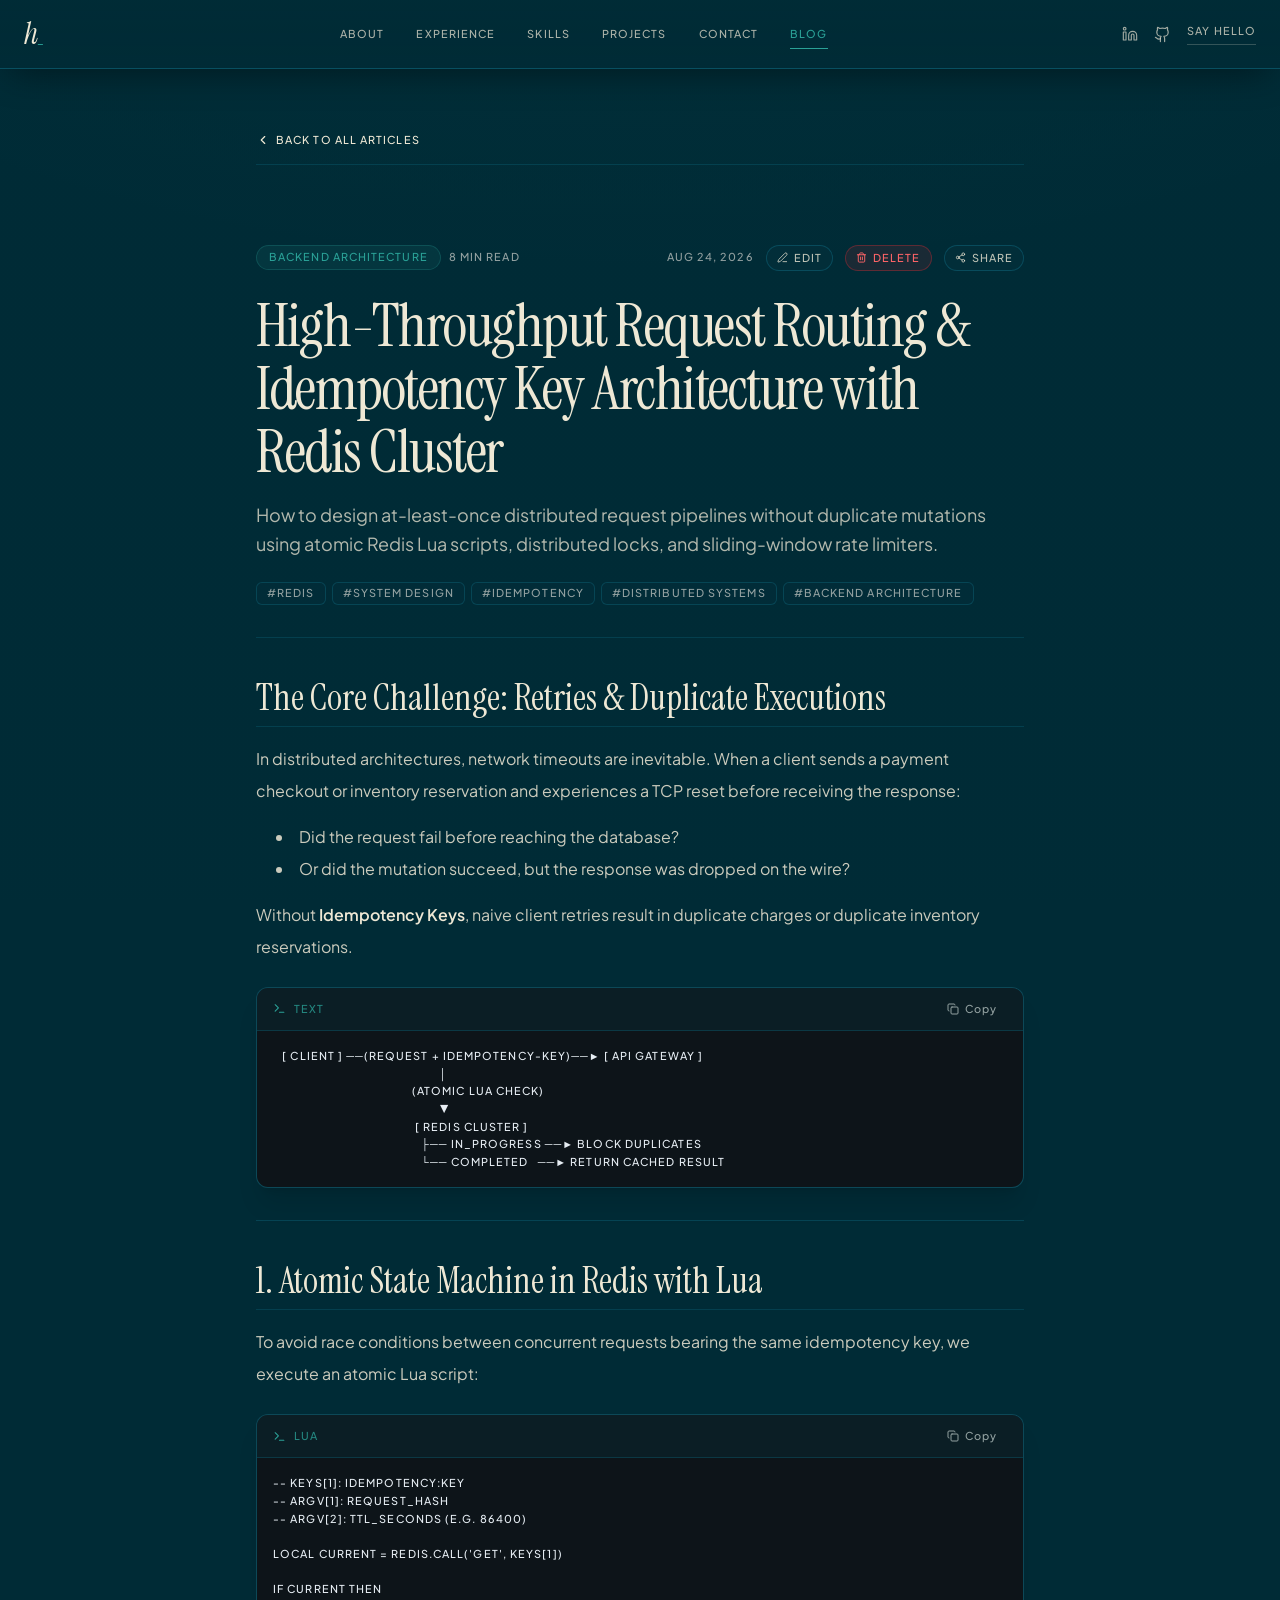
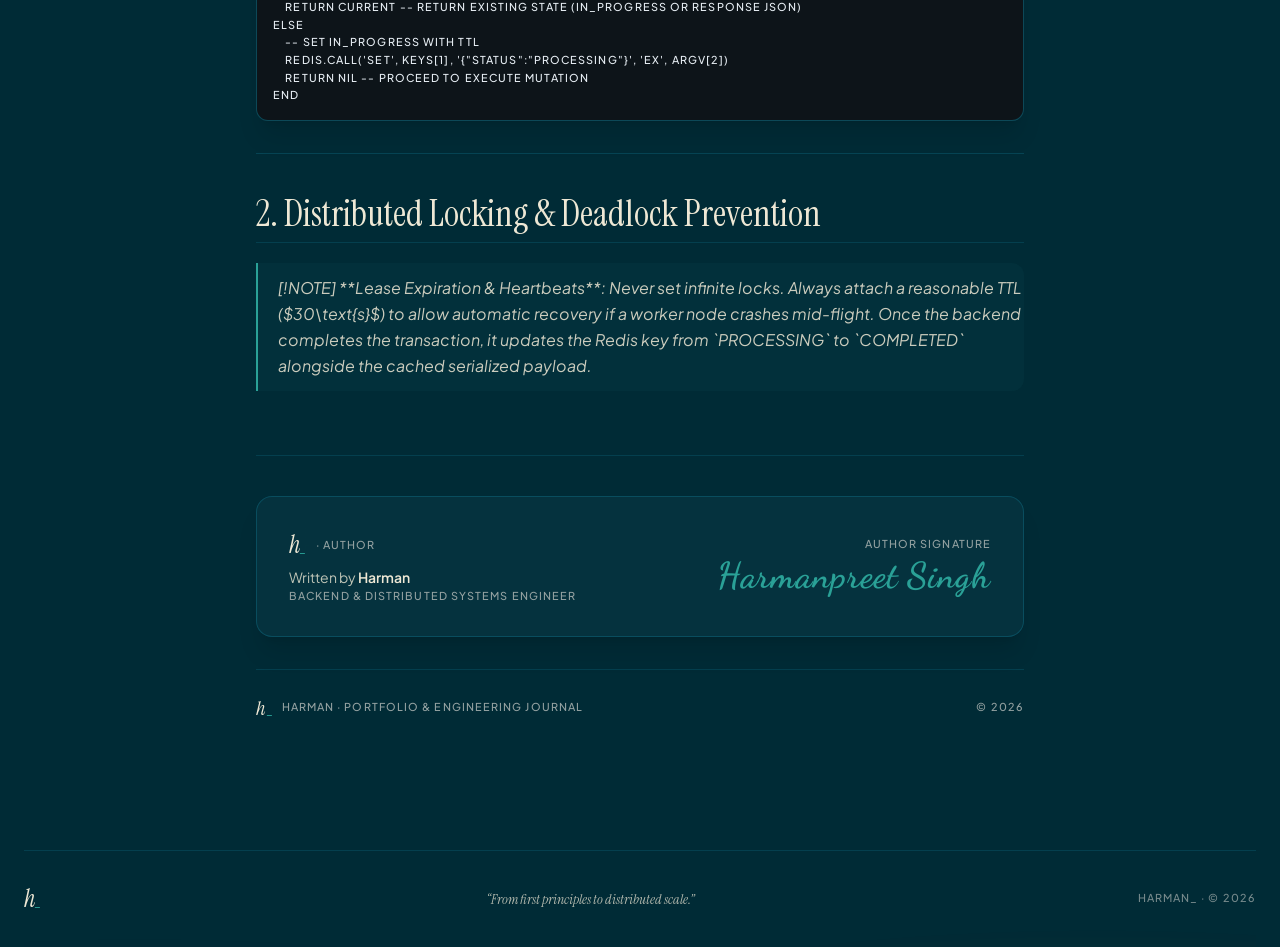
<file: blog/high-throughput-request-routing-idempotency-redis.html>
<!DOCTYPE html><html lang="en" data-accent="luxe" class="plus_jakarta_sans_b071514f-module__EKRmmW__variable instrument_serif_918be5a8-module__YM44Yq__variable dark h-full scroll-smooth antialiased"><head><meta charSet="utf-8"/><meta name="viewport" content="width=device-width, initial-scale=1"/><link rel="preload" href="/_next/static/media/7ebf22b5a21034f8-s.p.10_7676vm7pyy.woff2" as="font" crossorigin="" type="font/woff2"/><link rel="preload" href="/_next/static/media/e41d5df559864f9e-s.p.0gq7fw9.sy_5..woff2" as="font" crossorigin="" type="font/woff2"/><link rel="preload" href="/_next/static/media/fba5a26ea33df6a3-s.p.0eehd8tgys7nv.woff2" as="font" crossorigin="" type="font/woff2"/><link rel="stylesheet" href="/_next/static/chunks/0.-av6ncvrga_.css" data-precedence="next"/><link rel="preload" as="script" fetchPriority="low" href="/_next/static/chunks/0bzupvr5gt3k9.js"/><script src="/_next/static/chunks/0alvpq3z_c2r_.js" async=""></script><script src="/_next/static/chunks/16g.ca89g7fib.js" async=""></script><script src="/_next/static/chunks/turbopack-17omxz1tb6tb6.js" async=""></script><script src="/_next/static/chunks/01xlw8hd842-c.js" async=""></script><script src="/_next/static/chunks/0d3shmwh5_nmn.js" async=""></script><script src="/_next/static/chunks/0-q7oqmznvxx~.js" async=""></script><meta name="next-size-adjust" content=""/><title>Harman&#x27;s Portfolio</title><meta name="description" content="Portfolio of Harman — CS student at University of Alberta. Backend Engineering, Distributed Systems, and Generative AI."/><link rel="icon" href="/assets/favicon.svg"/><script src="/_next/static/chunks/03~yq9q893hmn.js" noModule=""></script></head><body class="min-h-dvh flex flex-col font-sans bg-background text-foreground"><div hidden=""><!--$--><!--/$--></div><div class="pointer-events-none fixed inset-0 overflow-hidden -z-10" aria-hidden="true"><div class="absolute inset-0 bg-background"></div><div class="absolute inset-0 bg-[radial-gradient(ellipse_80%_50%_at_50%_-20%,var(--accent-glow),transparent)] opacity-45"></div><div class="absolute inset-0 bg-gradient-to-b from-background/70 via-background/50 to-background/85"></div></div><header id="top" class="site-header"><div class="page-wrap nav-shell flex items-center justify-between"><a class="brand-lockup group inline-flex items-center text-[hsl(var(--foreground))] cursor-pointer" aria-label="Home page - Back to top" href="/"><span class="serif text-2xl md:text-3xl font-normal italic tracking-tight transition-transform duration-300 group-hover:scale-105">h<span class="text-primary not-italic font-mono transition-opacity group-hover:opacity-80">_</span></span></a><nav aria-label="Primary navigation" class="hidden items-center gap-8 md:flex"><a class="nav-link mono " href="/#about">About</a><a class="nav-link mono " href="/#experience">Experience</a><a class="nav-link mono " href="/#skills">Skills</a><a class="nav-link mono " href="/#projects">Projects</a><a class="nav-link mono " href="/#contact">Contact</a><a class="nav-link mono is-active" href="/blog">Blog</a></nav><div class="hidden items-center gap-4 md:flex"><a href="https://www.linkedin.com/in/harmanp01" target="_blank" rel="noreferrer" aria-label="LinkedIn" class="social-link"><svg xmlns="http://www.w3.org/2000/svg" width="16" height="16" viewBox="0 0 24 24" fill="none" stroke="currentColor" stroke-width="1.7" stroke-linecap="round" stroke-linejoin="round" class="lucide lucide-linkedin" aria-hidden="true"><path d="M16 8a6 6 0 0 1 6 6v7h-4v-7a2 2 0 0 0-2-2 2 2 0 0 0-2 2v7h-4v-7a6 6 0 0 1 6-6z"></path><rect width="4" height="12" x="2" y="9"></rect><circle cx="4" cy="4" r="2"></circle></svg></a><a href="https://github.com/harmanD-MAX" target="_blank" rel="noreferrer" aria-label="GitHub" class="social-link"><svg xmlns="http://www.w3.org/2000/svg" width="17" height="17" viewBox="0 0 24 24" fill="none" stroke="currentColor" stroke-width="1.7" stroke-linecap="round" stroke-linejoin="round" class="lucide lucide-github" aria-hidden="true"><path d="M15 22v-4a4.8 4.8 0 0 0-1-3.5c3 0 6-2 6-5.5.08-1.25-.27-2.48-1-3.5.28-1.15.28-2.35 0-3.5 0 0-1 0-3 1.5-2.64-.5-5.36-.5-8 0C6 2 5 2 5 2c-.3 1.15-.3 2.35 0 3.5A5.403 5.403 0 0 0 4 9c0 3.5 3 5.5 6 5.5-.39.49-.68 1.05-.85 1.65-.17.6-.22 1.23-.15 1.85v4"></path><path d="M9 18c-4.51 2-5-2-7-2"></path></svg></a><a href="mailto:harmanbofficial@gmail.com" class="mono say-hello">Say hello</a></div><button type="button" aria-label="Open menu" aria-expanded="false" class="mobile-menu-button md:hidden cursor-pointer"><svg xmlns="http://www.w3.org/2000/svg" width="17" height="17" viewBox="0 0 24 24" fill="none" stroke="currentColor" stroke-width="2" stroke-linecap="round" stroke-linejoin="round" class="lucide lucide-menu" aria-hidden="true"><path d="M4 5h16"></path><path d="M4 12h16"></path><path d="M4 19h16"></path></svg></button></div></header><main class="relative z-10 flex min-h-dvh flex-col"><div class="page-wrap py-10 md:py-16"><div class="mx-auto max-w-3xl flex items-center justify-between border-b border-border/40 pb-4 mb-4"><a class="mono inline-flex items-center gap-1.5 text-xs text-muted-foreground hover:text-foreground transition-colors cursor-pointer" href="/blog"><svg xmlns="http://www.w3.org/2000/svg" width="14" height="14" viewBox="0 0 24 24" fill="none" stroke="currentColor" stroke-width="2" stroke-linecap="round" stroke-linejoin="round" class="lucide lucide-chevron-left" aria-hidden="true"><path d="m15 18-6-6 6-6"></path></svg><span>Back to all articles</span></a></div><article class="mx-auto max-w-3xl py-12 md:py-16"><div class="mb-8 border-b border-border/40 pb-8"><div class="flex flex-wrap items-center justify-between gap-3"><div class="flex items-center gap-2"><span class="mono text-xs text-primary font-semibold tracking-wider uppercase px-3 py-1 rounded-full bg-primary/10 border border-primary/25">Backend Architecture</span><span class="mono text-xs text-muted-foreground">8 min read</span></div><div class="flex items-center gap-3"><span class="mono text-xs text-muted-foreground">Aug 24, 2026</span><button type="button" class="inline-flex items-center gap-1.5 mono text-[0.65rem] px-2.5 py-1 rounded-full border border-border/60 bg-secondary/30 text-foreground/80 hover:text-primary hover:border-primary transition-all cursor-pointer" title="Author Edit"><svg xmlns="http://www.w3.org/2000/svg" width="11" height="11" viewBox="0 0 24 24" fill="none" stroke="currentColor" stroke-width="2" stroke-linecap="round" stroke-linejoin="round" class="lucide lucide-pen-line" aria-hidden="true"><path d="M13 21h8"></path><path d="M21.174 6.812a1 1 0 0 0-3.986-3.987L3.842 16.174a2 2 0 0 0-.5.83l-1.321 4.352a.5.5 0 0 0 .623.622l4.353-1.32a2 2 0 0 0 .83-.497z"></path></svg><span>Edit</span></button><button type="button" class="inline-flex items-center gap-1.5 mono text-[0.65rem] px-2.5 py-1 rounded-full border border-red-500/30 bg-red-500/10 text-red-400 hover:bg-red-500/20 transition-all cursor-pointer" title="Author Delete"><svg xmlns="http://www.w3.org/2000/svg" width="11" height="11" viewBox="0 0 24 24" fill="none" stroke="currentColor" stroke-width="2" stroke-linecap="round" stroke-linejoin="round" class="lucide lucide-trash2 lucide-trash-2" aria-hidden="true"><path d="M10 11v6"></path><path d="M14 11v6"></path><path d="M19 6v14a2 2 0 0 1-2 2H7a2 2 0 0 1-2-2V6"></path><path d="M3 6h18"></path><path d="M8 6V4a2 2 0 0 1 2-2h4a2 2 0 0 1 2 2v2"></path></svg><span>Delete</span></button><button type="button" class="inline-flex items-center gap-1.5 mono text-[0.65rem] px-2.5 py-1 rounded-full border border-border/60 bg-secondary/30 text-foreground/80 hover:text-primary hover:border-primary transition-all cursor-pointer"><svg xmlns="http://www.w3.org/2000/svg" width="11" height="11" viewBox="0 0 24 24" fill="none" stroke="currentColor" stroke-width="2" stroke-linecap="round" stroke-linejoin="round" class="lucide lucide-share2 lucide-share-2" aria-hidden="true"><circle cx="18" cy="5" r="3"></circle><circle cx="6" cy="12" r="3"></circle><circle cx="18" cy="19" r="3"></circle><line x1="8.59" x2="15.42" y1="13.51" y2="17.49"></line><line x1="15.41" x2="8.59" y1="6.51" y2="10.49"></line></svg><span>Share</span></button></div></div><h1 class="serif text-4xl sm:text-5xl md:text-6xl font-normal tracking-tight text-foreground mt-6 leading-[1.05]">High-Throughput Request Routing &amp; Idempotency Key Architecture with Redis Cluster</h1><p class="mt-4 text-base md:text-lg leading-relaxed text-foreground/75 font-sans font-normal">How to design at-least-once distributed request pipelines without duplicate mutations using atomic Redis Lua scripts, distributed locks, and sliding-window rate limiters.</p><div class="flex flex-wrap gap-1.5 mt-6"><span class="mono text-[0.62rem] px-2.5 py-0.5 rounded-md border border-border/50 bg-secondary/20 text-muted-foreground">#<!-- -->Redis</span><span class="mono text-[0.62rem] px-2.5 py-0.5 rounded-md border border-border/50 bg-secondary/20 text-muted-foreground">#<!-- -->System Design</span><span class="mono text-[0.62rem] px-2.5 py-0.5 rounded-md border border-border/50 bg-secondary/20 text-muted-foreground">#<!-- -->Idempotency</span><span class="mono text-[0.62rem] px-2.5 py-0.5 rounded-md border border-border/50 bg-secondary/20 text-muted-foreground">#<!-- -->Distributed Systems</span><span class="mono text-[0.62rem] px-2.5 py-0.5 rounded-md border border-border/50 bg-secondary/20 text-muted-foreground">#<!-- -->Backend Architecture</span></div></div><div class="article-body max-w-none"><h2 class="serif text-3xl md:text-4xl font-normal text-foreground mt-10 mb-4 pb-2 border-b border-border/40">The Core Challenge: Retries &amp; Duplicate Executions</h2><p class="text-sm md:text-base leading-7 md:leading-8 text-foreground/85 font-sans my-4 font-normal">In distributed architectures, network timeouts are inevitable. When a client sends a payment checkout or inventory reservation and experiences a TCP reset before receiving the response:</p><li class="ml-5 list-disc text-sm md:text-base leading-7 text-foreground/85 my-1"><span>Did the request fail before reaching the database?</span></li><li class="ml-5 list-disc text-sm md:text-base leading-7 text-foreground/85 my-1"><span>Or did the mutation succeed, but the response was dropped on the wire?</span></li><p class="text-sm md:text-base leading-7 md:leading-8 text-foreground/85 font-sans my-4 font-normal">Without <strong class="font-semibold text-foreground">Idempotency Keys</strong>, naive client retries result in duplicate charges or duplicate inventory reservations.</p><div class="relative my-6 overflow-hidden rounded-xl border border-border/70 bg-[#0d1419] font-mono text-xs shadow-xl"><div class="flex items-center justify-between border-b border-border/40 bg-secondary/30 px-4 py-2.5"><div class="flex items-center gap-2 text-muted-foreground"><svg xmlns="http://www.w3.org/2000/svg" width="13" height="13" viewBox="0 0 24 24" fill="none" stroke="currentColor" stroke-width="2" stroke-linecap="round" stroke-linejoin="round" class="lucide lucide-terminal text-primary" aria-hidden="true"><path d="M12 19h8"></path><path d="m4 17 6-6-6-6"></path></svg><span class="mono text-[0.62rem] uppercase tracking-wider text-primary/80 font-medium">text</span></div><button type="button" class="inline-flex items-center gap-1.5 rounded-md px-2.5 py-1 text-[0.65rem] text-muted-foreground transition-colors hover:bg-muted/40 hover:text-foreground cursor-pointer" title="Copy code"><svg xmlns="http://www.w3.org/2000/svg" width="12" height="12" viewBox="0 0 24 24" fill="none" stroke="currentColor" stroke-width="2" stroke-linecap="round" stroke-linejoin="round" class="lucide lucide-copy" aria-hidden="true"><rect width="14" height="14" x="8" y="8" rx="2" ry="2"></rect><path d="M4 16c-1.1 0-2-.9-2-2V4c0-1.1.9-2 2-2h10c1.1 0 2 .9 2 2"></path></svg><span>Copy</span></button></div><pre class="overflow-x-auto p-4 text-[0.78rem] leading-relaxed text-[#e6edf3]"><code>   [ Client ] ──(Request + Idempotency-Key)──► [ API Gateway ]
                                                      │
                                             (Atomic Lua Check)
                                                      ▼
                                              [ Redis Cluster ]
                                                ├── IN_PROGRESS ──► Block Duplicates
                                                └── COMPLETED   ──► Return Cached Result</code></pre></div><hr class="my-8 border-t border-border/50"/><h2 class="serif text-3xl md:text-4xl font-normal text-foreground mt-10 mb-4 pb-2 border-b border-border/40">1. Atomic State Machine in Redis with Lua</h2><p class="text-sm md:text-base leading-7 md:leading-8 text-foreground/85 font-sans my-4 font-normal">To avoid race conditions between concurrent requests bearing the same idempotency key, we execute an atomic Lua script:</p><div class="relative my-6 overflow-hidden rounded-xl border border-border/70 bg-[#0d1419] font-mono text-xs shadow-xl"><div class="flex items-center justify-between border-b border-border/40 bg-secondary/30 px-4 py-2.5"><div class="flex items-center gap-2 text-muted-foreground"><svg xmlns="http://www.w3.org/2000/svg" width="13" height="13" viewBox="0 0 24 24" fill="none" stroke="currentColor" stroke-width="2" stroke-linecap="round" stroke-linejoin="round" class="lucide lucide-terminal text-primary" aria-hidden="true"><path d="M12 19h8"></path><path d="m4 17 6-6-6-6"></path></svg><span class="mono text-[0.62rem] uppercase tracking-wider text-primary/80 font-medium">lua</span></div><button type="button" class="inline-flex items-center gap-1.5 rounded-md px-2.5 py-1 text-[0.65rem] text-muted-foreground transition-colors hover:bg-muted/40 hover:text-foreground cursor-pointer" title="Copy code"><svg xmlns="http://www.w3.org/2000/svg" width="12" height="12" viewBox="0 0 24 24" fill="none" stroke="currentColor" stroke-width="2" stroke-linecap="round" stroke-linejoin="round" class="lucide lucide-copy" aria-hidden="true"><rect width="14" height="14" x="8" y="8" rx="2" ry="2"></rect><path d="M4 16c-1.1 0-2-.9-2-2V4c0-1.1.9-2 2-2h10c1.1 0 2 .9 2 2"></path></svg><span>Copy</span></button></div><pre class="overflow-x-auto p-4 text-[0.78rem] leading-relaxed text-[#e6edf3]"><code>-- KEYS[1]: idempotency:key
-- ARGV[1]: request_hash
-- ARGV[2]: ttl_seconds (e.g. 86400)

local current = redis.call(&#x27;GET&#x27;, KEYS[1])

if current then
    return current -- Return existing state (IN_PROGRESS or response JSON)
else
    -- Set IN_PROGRESS with TTL
    redis.call(&#x27;SET&#x27;, KEYS[1], &#x27;{&quot;status&quot;:&quot;PROCESSING&quot;}&#x27;, &#x27;EX&#x27;, ARGV[2])
    return nil -- Proceed to execute mutation
end</code></pre></div><hr class="my-8 border-t border-border/50"/><h2 class="serif text-3xl md:text-4xl font-normal text-foreground mt-10 mb-4 pb-2 border-b border-border/40">2. Distributed Locking &amp; Deadlock Prevention</h2><blockquote class="my-5 border-l-2 border-primary pl-5 italic text-foreground/85 font-sans leading-relaxed text-sm md:text-base bg-primary/5 py-3 rounded-r-xl">[!NOTE]
**Lease Expiration &amp; Heartbeats**:
Never set infinite locks. Always attach a reasonable TTL ($30\text{s}$) to allow automatic recovery if a worker node crashes mid-flight. Once the backend completes the transaction, it updates the Redis key from `PROCESSING` to `COMPLETED` alongside the cached serialized payload.</blockquote></div><div class="mt-16 border-t border-border/40 pt-10"><div class="rounded-2xl border border-border/60 bg-[hsl(var(--card)/.75)] p-6 md:p-8 backdrop-blur-xl shadow-xl flex flex-col md:flex-row items-start md:items-center justify-between gap-6"><div><div class="flex items-center gap-2 mb-1.5"><span class="serif text-2xl font-normal italic tracking-tight text-foreground">h<span class="text-primary not-italic font-mono">_</span></span><span class="mono text-xs text-muted-foreground">· Author</span></div><p class="text-sm text-foreground/80 font-sans">Written by <strong class="font-semibold text-foreground">Harman</strong></p><p class="mono text-xs text-muted-foreground mt-0.5">Backend &amp; Distributed Systems Engineer</p></div><div class="flex flex-col items-start md:items-end"><span class="mono text-[0.58rem] text-muted-foreground uppercase tracking-widest block mb-1">Author Signature</span><div class="font-cursive text-4xl text-primary font-bold tracking-wide select-none">Harmanpreet Singh</div></div></div><div class="mt-8 flex items-center justify-between border-t border-border/40 pt-6"><div class="flex items-center gap-2"><span class="serif text-xl font-normal italic tracking-tight text-foreground">h<span class="text-primary not-italic font-mono">_</span></span><span class="mono text-[0.65rem] text-muted-foreground">Harman · Portfolio &amp; Engineering Journal</span></div><span class="mono text-[0.62rem] text-muted-foreground">© <!-- -->2026</span></div></div></article></div><footer class="page-wrap site-footer flex flex-col justify-between gap-4 border-t border-border/40 py-8 md:flex-row md:items-center mt-auto"><div class="flex items-center"><span class="serif text-2xl font-normal italic tracking-tight text-foreground">h<span class="text-primary not-italic font-mono">_</span></span></div><p class="serif italic text-sm text-foreground/75 text-center">“From first principles to distributed scale.”</p><span class="mono text-[0.68rem] text-muted-foreground/80 md:text-right">harman_ · © <!-- -->2026</span></footer></main><!--$--><!--/$--><script src="/_next/static/chunks/0bzupvr5gt3k9.js" id="_R_" async=""></script><script>(self.__next_f=self.__next_f||[]).push([0])</script><script>self.__next_f.push([1,"1:\"$Sreact.fragment\"\n2:I[39756,[\"/_next/static/chunks/01xlw8hd842-c.js\",\"/_next/static/chunks/0d3shmwh5_nmn.js\"],\"default\"]\n3:I[37457,[\"/_next/static/chunks/01xlw8hd842-c.js\",\"/_next/static/chunks/0d3shmwh5_nmn.js\"],\"default\"]\n5:I[97367,[\"/_next/static/chunks/01xlw8hd842-c.js\",\"/_next/static/chunks/0d3shmwh5_nmn.js\"],\"OutletBoundary\"]\n6:\"$Sreact.suspense\"\n9:I[97367,[\"/_next/static/chunks/01xlw8hd842-c.js\",\"/_next/static/chunks/0d3shmwh5_nmn.js\"],\"ViewportBoundary\"]\nb:I[97367,[\"/_next/static/chunks/01xlw8hd842-c.js\",\"/_next/static/chunks/0d3shmwh5_nmn.js\"],\"MetadataBoundary\"]\nd:I[68027,[\"/_next/static/chunks/01xlw8hd842-c.js\",\"/_next/static/chunks/0d3shmwh5_nmn.js\"],\"default\",1]\n:HL[\"/_next/static/chunks/0.-av6ncvrga_.css\",\"style\"]\n:HL[\"/_next/static/media/7ebf22b5a21034f8-s.p.10_7676vm7pyy.woff2\",\"font\",{\"crossOrigin\":\"\",\"type\":\"font/woff2\"}]\n:HL[\"/_next/static/media/e41d5df559864f9e-s.p.0gq7fw9.sy_5..woff2\",\"font\",{\"crossOrigin\":\"\",\"type\":\"font/woff2\"}]\n:HL[\"/_next/static/media/fba5a26ea33df6a3-s.p.0eehd8tgys7nv.woff2\",\"font\",{\"crossOrigin\":\"\",\"type\":\"font/woff2\"}]\n"])</script><script>self.__next_f.push([1,"0:{\"P\":null,\"c\":[\"\",\"blog\",\"high-throughput-request-routing-idempotency-redis\"],\"q\":\"\",\"i\":false,\"f\":[[[\"\",{\"children\":[\"blog\",{\"children\":[[\"slug\",\"high-throughput-request-routing-idempotency-redis\",\"d\",null],{\"children\":[\"__PAGE__\",{}]}]}]},\"$undefined\",\"$undefined\",16],[[\"$\",\"$1\",\"c\",{\"children\":[[[\"$\",\"link\",\"0\",{\"rel\":\"stylesheet\",\"href\":\"/_next/static/chunks/0.-av6ncvrga_.css\",\"precedence\":\"next\",\"crossOrigin\":\"$undefined\",\"nonce\":\"$undefined\"}],[\"$\",\"script\",\"script-0\",{\"src\":\"/_next/static/chunks/01xlw8hd842-c.js\",\"async\":true,\"nonce\":\"$undefined\"}],[\"$\",\"script\",\"script-1\",{\"src\":\"/_next/static/chunks/0d3shmwh5_nmn.js\",\"async\":true,\"nonce\":\"$undefined\"}]],[\"$\",\"html\",null,{\"lang\":\"en\",\"data-accent\":\"luxe\",\"suppressHydrationWarning\":true,\"className\":\"plus_jakarta_sans_b071514f-module__EKRmmW__variable instrument_serif_918be5a8-module__YM44Yq__variable dark h-full scroll-smooth antialiased\",\"children\":[\"$\",\"body\",null,{\"suppressHydrationWarning\":true,\"className\":\"min-h-dvh flex flex-col font-sans bg-background text-foreground\",\"children\":[\"$\",\"$L2\",null,{\"parallelRouterKey\":\"children\",\"error\":\"$undefined\",\"errorStyles\":\"$undefined\",\"errorScripts\":\"$undefined\",\"template\":[\"$\",\"$L3\",null,{}],\"templateStyles\":\"$undefined\",\"templateScripts\":\"$undefined\",\"notFound\":[[[\"$\",\"title\",null,{\"children\":\"404: This page could not be found.\"}],[\"$\",\"div\",null,{\"style\":{\"fontFamily\":\"system-ui,\\\"Segoe UI\\\",Roboto,Helvetica,Arial,sans-serif,\\\"Apple Color Emoji\\\",\\\"Segoe UI Emoji\\\"\",\"height\":\"100vh\",\"textAlign\":\"center\",\"display\":\"flex\",\"flexDirection\":\"column\",\"alignItems\":\"center\",\"justifyContent\":\"center\"},\"children\":[\"$\",\"div\",null,{\"children\":[[\"$\",\"style\",null,{\"dangerouslySetInnerHTML\":{\"__html\":\"body{color:#000;background:#fff;margin:0}.next-error-h1{border-right:1px solid rgba(0,0,0,.3)}@media (prefers-color-scheme:dark){body{color:#fff;background:#000}.next-error-h1{border-right:1px solid rgba(255,255,255,.3)}}\"}}],[\"$\",\"h1\",null,{\"className\":\"next-error-h1\",\"style\":{\"display\":\"inline-block\",\"margin\":\"0 20px 0 0\",\"padding\":\"0 23px 0 0\",\"fontSize\":24,\"fontWeight\":500,\"verticalAlign\":\"top\",\"lineHeight\":\"49px\"},\"children\":404}],[\"$\",\"div\",null,{\"style\":{\"display\":\"inline-block\"},\"children\":[\"$\",\"h2\",null,{\"style\":{\"fontSize\":14,\"fontWeight\":400,\"lineHeight\":\"49px\",\"margin\":0},\"children\":\"This page could not be found.\"}]}]]}]}]],[]],\"forbidden\":\"$undefined\",\"unauthorized\":\"$undefined\"}]}]}]]}],{\"children\":[[\"$\",\"$1\",\"c\",{\"children\":[null,[\"$\",\"$L2\",null,{\"parallelRouterKey\":\"children\",\"error\":\"$undefined\",\"errorStyles\":\"$undefined\",\"errorScripts\":\"$undefined\",\"template\":[\"$\",\"$L3\",null,{}],\"templateStyles\":\"$undefined\",\"templateScripts\":\"$undefined\",\"notFound\":\"$undefined\",\"forbidden\":\"$undefined\",\"unauthorized\":\"$undefined\"}]]}],{\"children\":[[\"$\",\"$1\",\"c\",{\"children\":[null,[\"$\",\"$L2\",null,{\"parallelRouterKey\":\"children\",\"error\":\"$undefined\",\"errorStyles\":\"$undefined\",\"errorScripts\":\"$undefined\",\"template\":[\"$\",\"$L3\",null,{}],\"templateStyles\":\"$undefined\",\"templateScripts\":\"$undefined\",\"notFound\":\"$undefined\",\"forbidden\":\"$undefined\",\"unauthorized\":\"$undefined\"}]]}],{\"children\":[[\"$\",\"$1\",\"c\",{\"children\":[\"$L4\",[[\"$\",\"script\",\"script-0\",{\"src\":\"/_next/static/chunks/0-q7oqmznvxx~.js\",\"async\":true,\"nonce\":\"$undefined\"}]],[\"$\",\"$L5\",null,{\"children\":[\"$\",\"$6\",null,{\"name\":\"Next.MetadataOutlet\",\"children\":\"$@7\"}]}]]}],{},null,false,null]},null,false,\"$@8\"]},null,false,\"$@8\"]},null,false,null],[\"$\",\"$1\",\"h\",{\"children\":[null,[\"$\",\"$L9\",null,{\"children\":\"$La\"}],[\"$\",\"div\",null,{\"hidden\":true,\"children\":[\"$\",\"$Lb\",null,{\"children\":[\"$\",\"$6\",null,{\"name\":\"Next.Metadata\",\"children\":\"$Lc\"}]}]}],[\"$\",\"meta\",null,{\"name\":\"next-size-adjust\",\"content\":\"\"}]]}],false]],\"m\":\"$undefined\",\"G\":[\"$d\",[[\"$\",\"link\",\"0\",{\"rel\":\"stylesheet\",\"href\":\"/_next/static/chunks/0.-av6ncvrga_.css\",\"precedence\":\"next\",\"crossOrigin\":\"$undefined\",\"nonce\":\"$undefined\"}]]],\"S\":true,\"h\":null,\"s\":\"$undefined\",\"l\":\"$undefined\",\"p\":\"$undefined\",\"d\":\"$undefined\",\"b\":\"2vgM34H50mBIk6W_E22hn\"}\n"])</script><script>self.__next_f.push([1,"e:[]\n8:\"$We\"\n"])</script><script>self.__next_f.push([1,"a:[[\"$\",\"meta\",\"0\",{\"charSet\":\"utf-8\"}],[\"$\",\"meta\",\"1\",{\"name\":\"viewport\",\"content\":\"width=device-width, initial-scale=1\"}]]\n"])</script><script>self.__next_f.push([1,"f:I[27201,[\"/_next/static/chunks/01xlw8hd842-c.js\",\"/_next/static/chunks/0d3shmwh5_nmn.js\"],\"IconMark\"]\n7:null\nc:[[\"$\",\"title\",\"0\",{\"children\":\"Harman's Portfolio\"}],[\"$\",\"meta\",\"1\",{\"name\":\"description\",\"content\":\"Portfolio of Harman — CS student at University of Alberta. Backend Engineering, Distributed Systems, and Generative AI.\"}],[\"$\",\"link\",\"2\",{\"rel\":\"icon\",\"href\":\"/assets/favicon.svg\"}],[\"$\",\"$Lf\",\"3\",{}]]\n"])</script><script>self.__next_f.push([1,"10:I[5353,[\"/_next/static/chunks/01xlw8hd842-c.js\",\"/_next/static/chunks/0d3shmwh5_nmn.js\",\"/_next/static/chunks/0-q7oqmznvxx~.js\"],\"SiteNavbar\"]\n11:I[22016,[\"/_next/static/chunks/01xlw8hd842-c.js\",\"/_next/static/chunks/0d3shmwh5_nmn.js\",\"/_next/static/chunks/0-q7oqmznvxx~.js\"],\"\"]\n12:I[6605,[\"/_next/static/chunks/01xlw8hd842-c.js\",\"/_next/static/chunks/0d3shmwh5_nmn.js\",\"/_next/static/chunks/0-q7oqmznvxx~.js\"],\"BlogArticleView\"]\n13:T7ad,"])</script><script>self.__next_f.push([1,"## The Core Challenge: Retries \u0026 Duplicate Executions\n\nIn distributed architectures, network timeouts are inevitable. When a client sends a payment checkout or inventory reservation and experiences a TCP reset before receiving the response:\n- Did the request fail before reaching the database?\n- Or did the mutation succeed, but the response was dropped on the wire?\n\nWithout **Idempotency Keys**, naive client retries result in duplicate charges or duplicate inventory reservations.\n\n```text\n   [ Client ] ──(Request + Idempotency-Key)──► [ API Gateway ]\n                                                      │\n                                             (Atomic Lua Check)\n                                                      ▼\n                                              [ Redis Cluster ]\n                                                ├── IN_PROGRESS ──► Block Duplicates\n                                                └── COMPLETED   ──► Return Cached Result\n```\n\n---\n\n## 1. Atomic State Machine in Redis with Lua\n\nTo avoid race conditions between concurrent requests bearing the same idempotency key, we execute an atomic Lua script:\n\n```lua\n-- KEYS[1]: idempotency:key\n-- ARGV[1]: request_hash\n-- ARGV[2]: ttl_seconds (e.g. 86400)\n\nlocal current = redis.call('GET', KEYS[1])\n\nif current then\n    return current -- Return existing state (IN_PROGRESS or response JSON)\nelse\n    -- Set IN_PROGRESS with TTL\n    redis.call('SET', KEYS[1], '{\"status\":\"PROCESSING\"}', 'EX', ARGV[2])\n    return nil -- Proceed to execute mutation\nend\n```\n\n---\n\n## 2. Distributed Locking \u0026 Deadlock Prevention\n\n\u003e [!NOTE]\n\u003e **Lease Expiration \u0026 Heartbeats**:\n\u003e Never set infinite locks. Always attach a reasonable TTL ($30\\text{s}$) to allow automatic recovery if a worker node crashes mid-flight. Once the backend completes the transaction, it updates the Redis key from `PROCESSING` to `COMPLETED` alongside the cached serialized payload."])</script><script>self.__next_f.push([1,"4:[[\"$\",\"div\",null,{\"className\":\"pointer-events-none fixed inset-0 overflow-hidden -z-10\",\"aria-hidden\":true,\"children\":[[\"$\",\"div\",null,{\"className\":\"absolute inset-0 bg-background\"}],[\"$\",\"div\",null,{\"className\":\"absolute inset-0 bg-[radial-gradient(ellipse_80%_50%_at_50%_-20%,var(--accent-glow),transparent)] opacity-45\"}],[\"$\",\"div\",null,{\"className\":\"absolute inset-0 bg-gradient-to-b from-background/70 via-background/50 to-background/85\"}]]}],[\"$\",\"$L10\",null,{}],[\"$\",\"main\",null,{\"className\":\"relative z-10 flex min-h-dvh flex-col\",\"children\":[[\"$\",\"div\",null,{\"className\":\"page-wrap py-10 md:py-16\",\"children\":[[\"$\",\"div\",null,{\"className\":\"mx-auto max-w-3xl flex items-center justify-between border-b border-border/40 pb-4 mb-4\",\"children\":[\"$\",\"$L11\",null,{\"href\":\"/blog\",\"className\":\"mono inline-flex items-center gap-1.5 text-xs text-muted-foreground hover:text-foreground transition-colors cursor-pointer\",\"children\":[[\"$\",\"svg\",null,{\"ref\":\"$undefined\",\"xmlns\":\"http://www.w3.org/2000/svg\",\"width\":14,\"height\":14,\"viewBox\":\"0 0 24 24\",\"fill\":\"none\",\"stroke\":\"currentColor\",\"strokeWidth\":2,\"strokeLinecap\":\"round\",\"strokeLinejoin\":\"round\",\"className\":\"lucide lucide-chevron-left\",\"aria-hidden\":\"true\",\"children\":[[\"$\",\"path\",\"1wnfg3\",{\"d\":\"m15 18-6-6 6-6\"}],\"$undefined\"]}],[\"$\",\"span\",null,{\"children\":\"Back to all articles\"}]]}]}],[\"$\",\"$L12\",null,{\"blog\":{\"id\":\"high-throughput-request-routing-redis\",\"slug\":\"high-throughput-request-routing-idempotency-redis\",\"title\":\"High-Throughput Request Routing \u0026 Idempotency Key Architecture with Redis Cluster\",\"excerpt\":\"How to design at-least-once distributed request pipelines without duplicate mutations using atomic Redis Lua scripts, distributed locks, and sliding-window rate limiters.\",\"category\":\"Backend Architecture\",\"tags\":[\"Redis\",\"System Design\",\"Idempotency\",\"Distributed Systems\",\"Backend Architecture\"],\"readTime\":\"8 min read\",\"publishedAt\":\"Aug 24, 2026\",\"isDraft\":false,\"author\":{\"name\":\"Harman\",\"signature\":\"Harmanpreet Singh\",\"role\":\"Backend \u0026 Distributed Systems Engineer\"},\"content\":\"$13\"}}]]}],\"$L14\"]}]]\n"])</script><script>self.__next_f.push([1,"14:[\"$\",\"footer\",null,{\"className\":\"page-wrap site-footer flex flex-col justify-between gap-4 border-t border-border/40 py-8 md:flex-row md:items-center mt-auto\",\"children\":[[\"$\",\"div\",null,{\"className\":\"flex items-center\",\"children\":[\"$\",\"span\",null,{\"className\":\"serif text-2xl font-normal italic tracking-tight text-foreground\",\"children\":[\"h\",[\"$\",\"span\",null,{\"className\":\"text-primary not-italic font-mono\",\"children\":\"_\"}]]}]}],[\"$\",\"p\",null,{\"className\":\"serif italic text-sm text-foreground/75 text-center\",\"children\":\"“From first principles to distributed scale.”\"}],[\"$\",\"span\",null,{\"className\":\"mono text-[0.68rem] text-muted-foreground/80 md:text-right\",\"children\":[\"harman_ · © \",2026]}]]}]\n"])</script></body></html>
</file>
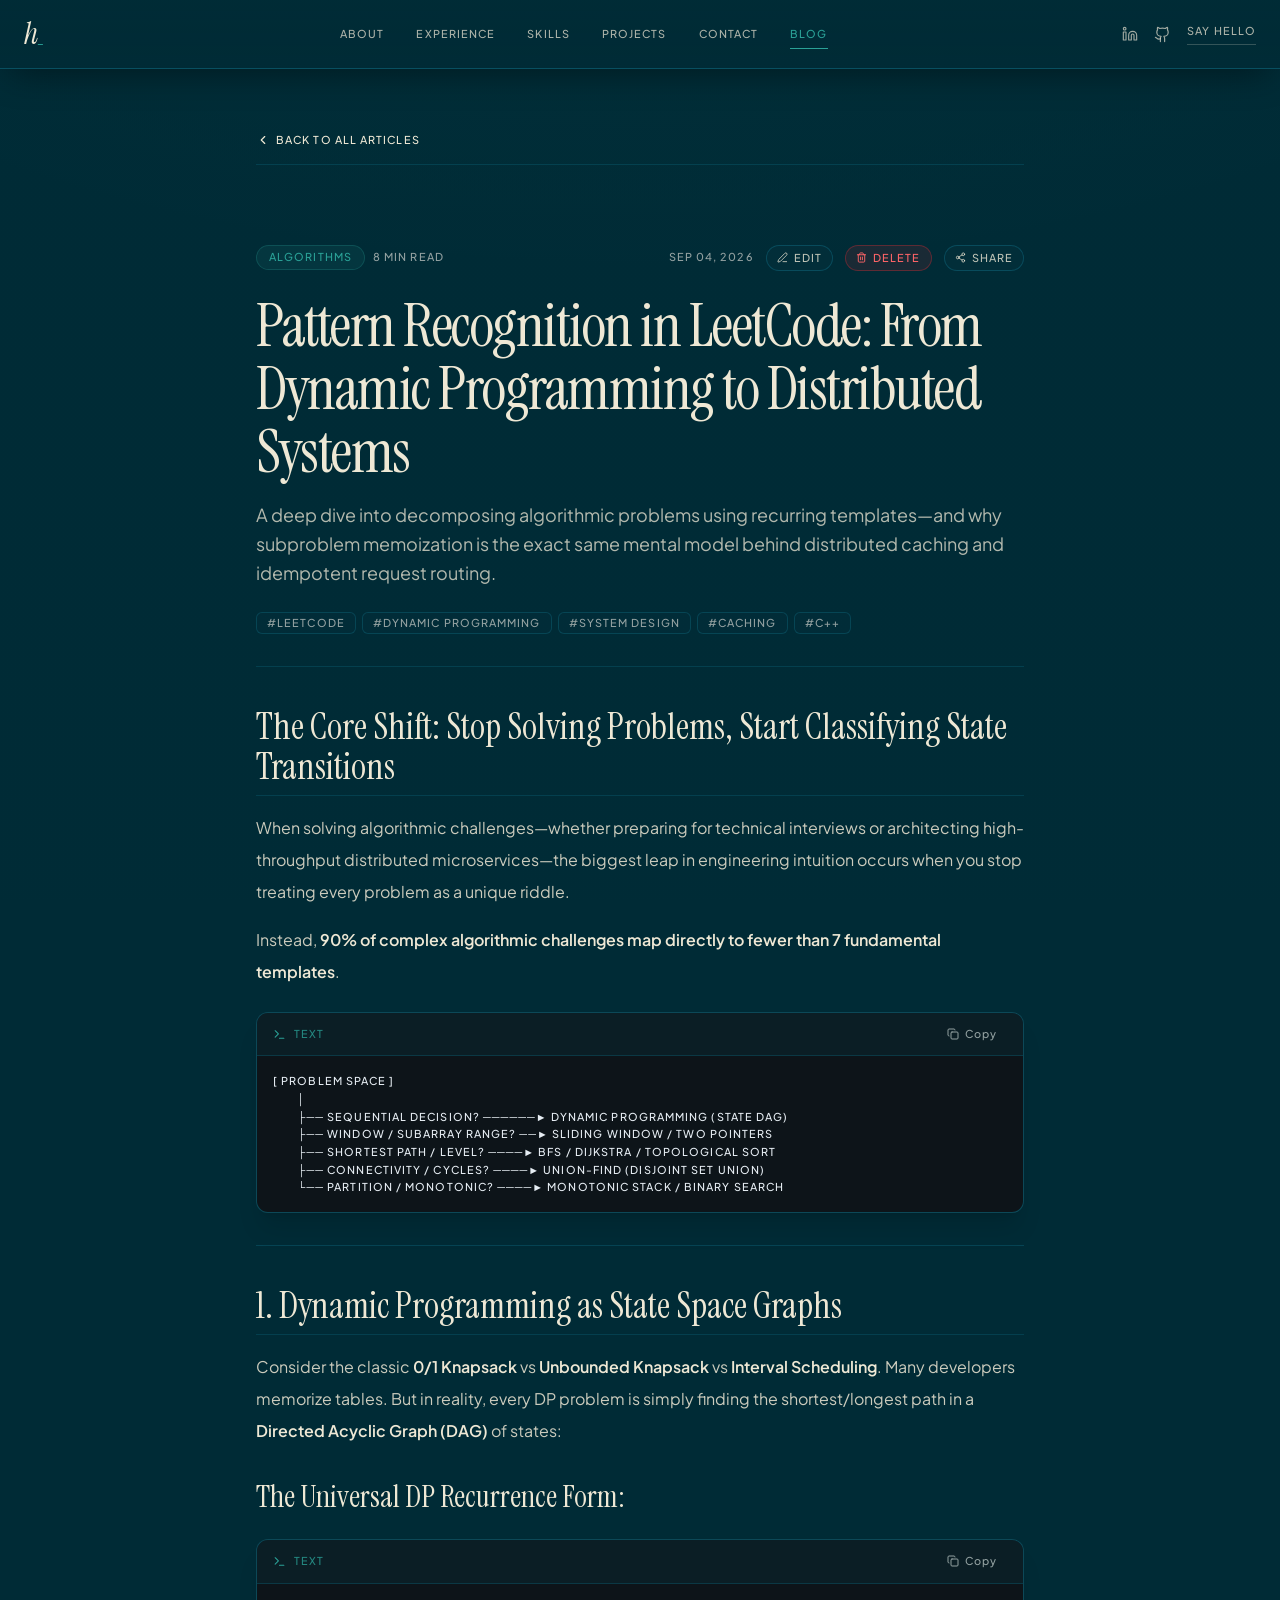
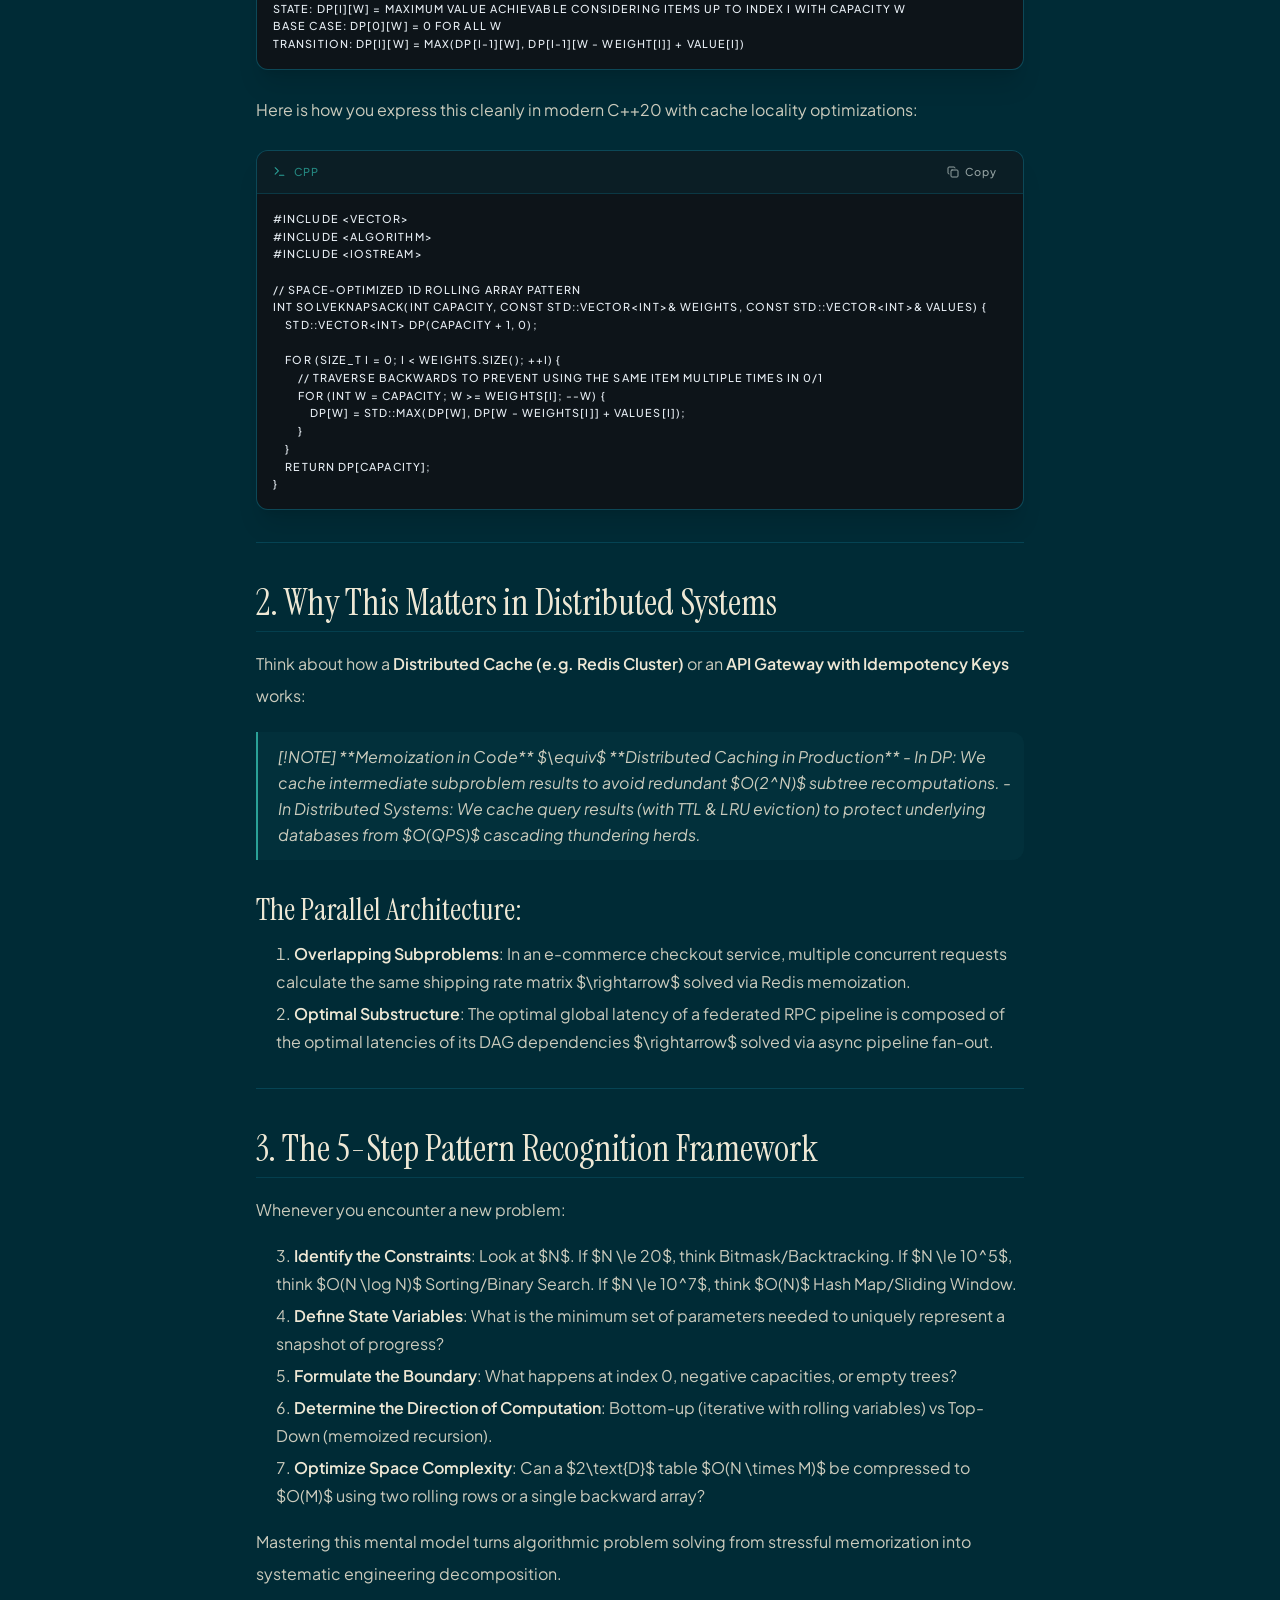
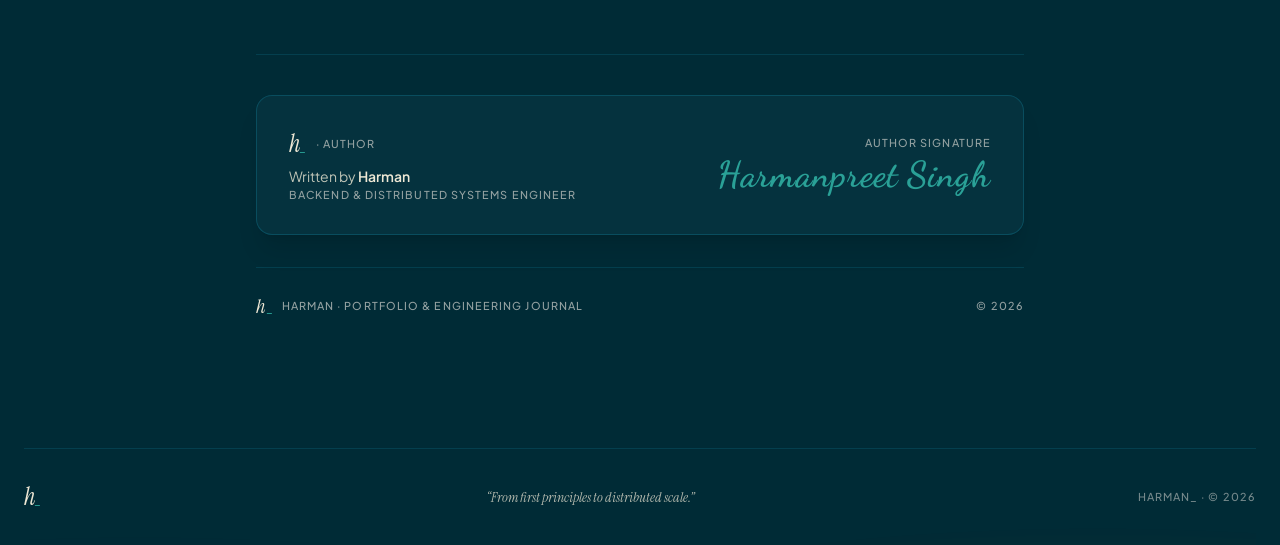
<file: blog/pattern-recognition-leetcode-dp-distributed-systems.html>
<!DOCTYPE html><html lang="en" data-accent="luxe" class="plus_jakarta_sans_b071514f-module__EKRmmW__variable instrument_serif_918be5a8-module__YM44Yq__variable dark h-full scroll-smooth antialiased"><head><meta charSet="utf-8"/><meta name="viewport" content="width=device-width, initial-scale=1"/><link rel="preload" href="/_next/static/media/7ebf22b5a21034f8-s.p.10_7676vm7pyy.woff2" as="font" crossorigin="" type="font/woff2"/><link rel="preload" href="/_next/static/media/e41d5df559864f9e-s.p.0gq7fw9.sy_5..woff2" as="font" crossorigin="" type="font/woff2"/><link rel="preload" href="/_next/static/media/fba5a26ea33df6a3-s.p.0eehd8tgys7nv.woff2" as="font" crossorigin="" type="font/woff2"/><link rel="stylesheet" href="/_next/static/chunks/0.-av6ncvrga_.css" data-precedence="next"/><link rel="preload" as="script" fetchPriority="low" href="/_next/static/chunks/0bzupvr5gt3k9.js"/><script src="/_next/static/chunks/0alvpq3z_c2r_.js" async=""></script><script src="/_next/static/chunks/16g.ca89g7fib.js" async=""></script><script src="/_next/static/chunks/turbopack-17omxz1tb6tb6.js" async=""></script><script src="/_next/static/chunks/01xlw8hd842-c.js" async=""></script><script src="/_next/static/chunks/0d3shmwh5_nmn.js" async=""></script><script src="/_next/static/chunks/0-q7oqmznvxx~.js" async=""></script><meta name="next-size-adjust" content=""/><title>Harman&#x27;s Portfolio</title><meta name="description" content="Portfolio of Harman — CS student at University of Alberta. Backend Engineering, Distributed Systems, and Generative AI."/><link rel="icon" href="/assets/favicon.svg"/><script src="/_next/static/chunks/03~yq9q893hmn.js" noModule=""></script></head><body class="min-h-dvh flex flex-col font-sans bg-background text-foreground"><div hidden=""><!--$--><!--/$--></div><div class="pointer-events-none fixed inset-0 overflow-hidden -z-10" aria-hidden="true"><div class="absolute inset-0 bg-background"></div><div class="absolute inset-0 bg-[radial-gradient(ellipse_80%_50%_at_50%_-20%,var(--accent-glow),transparent)] opacity-45"></div><div class="absolute inset-0 bg-gradient-to-b from-background/70 via-background/50 to-background/85"></div></div><header id="top" class="site-header"><div class="page-wrap nav-shell flex items-center justify-between"><a class="brand-lockup group inline-flex items-center text-[hsl(var(--foreground))] cursor-pointer" aria-label="Home page - Back to top" href="/"><span class="serif text-2xl md:text-3xl font-normal italic tracking-tight transition-transform duration-300 group-hover:scale-105">h<span class="text-primary not-italic font-mono transition-opacity group-hover:opacity-80">_</span></span></a><nav aria-label="Primary navigation" class="hidden items-center gap-8 md:flex"><a class="nav-link mono " href="/#about">About</a><a class="nav-link mono " href="/#experience">Experience</a><a class="nav-link mono " href="/#skills">Skills</a><a class="nav-link mono " href="/#projects">Projects</a><a class="nav-link mono " href="/#contact">Contact</a><a class="nav-link mono is-active" href="/blog">Blog</a></nav><div class="hidden items-center gap-4 md:flex"><a href="https://www.linkedin.com/in/harmanp01" target="_blank" rel="noreferrer" aria-label="LinkedIn" class="social-link"><svg xmlns="http://www.w3.org/2000/svg" width="16" height="16" viewBox="0 0 24 24" fill="none" stroke="currentColor" stroke-width="1.7" stroke-linecap="round" stroke-linejoin="round" class="lucide lucide-linkedin" aria-hidden="true"><path d="M16 8a6 6 0 0 1 6 6v7h-4v-7a2 2 0 0 0-2-2 2 2 0 0 0-2 2v7h-4v-7a6 6 0 0 1 6-6z"></path><rect width="4" height="12" x="2" y="9"></rect><circle cx="4" cy="4" r="2"></circle></svg></a><a href="https://github.com/harmanD-MAX" target="_blank" rel="noreferrer" aria-label="GitHub" class="social-link"><svg xmlns="http://www.w3.org/2000/svg" width="17" height="17" viewBox="0 0 24 24" fill="none" stroke="currentColor" stroke-width="1.7" stroke-linecap="round" stroke-linejoin="round" class="lucide lucide-github" aria-hidden="true"><path d="M15 22v-4a4.8 4.8 0 0 0-1-3.5c3 0 6-2 6-5.5.08-1.25-.27-2.48-1-3.5.28-1.15.28-2.35 0-3.5 0 0-1 0-3 1.5-2.64-.5-5.36-.5-8 0C6 2 5 2 5 2c-.3 1.15-.3 2.35 0 3.5A5.403 5.403 0 0 0 4 9c0 3.5 3 5.5 6 5.5-.39.49-.68 1.05-.85 1.65-.17.6-.22 1.23-.15 1.85v4"></path><path d="M9 18c-4.51 2-5-2-7-2"></path></svg></a><a href="mailto:harmanbofficial@gmail.com" class="mono say-hello">Say hello</a></div><button type="button" aria-label="Open menu" aria-expanded="false" class="mobile-menu-button md:hidden cursor-pointer"><svg xmlns="http://www.w3.org/2000/svg" width="17" height="17" viewBox="0 0 24 24" fill="none" stroke="currentColor" stroke-width="2" stroke-linecap="round" stroke-linejoin="round" class="lucide lucide-menu" aria-hidden="true"><path d="M4 5h16"></path><path d="M4 12h16"></path><path d="M4 19h16"></path></svg></button></div></header><main class="relative z-10 flex min-h-dvh flex-col"><div class="page-wrap py-10 md:py-16"><div class="mx-auto max-w-3xl flex items-center justify-between border-b border-border/40 pb-4 mb-4"><a class="mono inline-flex items-center gap-1.5 text-xs text-muted-foreground hover:text-foreground transition-colors cursor-pointer" href="/blog"><svg xmlns="http://www.w3.org/2000/svg" width="14" height="14" viewBox="0 0 24 24" fill="none" stroke="currentColor" stroke-width="2" stroke-linecap="round" stroke-linejoin="round" class="lucide lucide-chevron-left" aria-hidden="true"><path d="m15 18-6-6 6-6"></path></svg><span>Back to all articles</span></a></div><article class="mx-auto max-w-3xl py-12 md:py-16"><div class="mb-8 border-b border-border/40 pb-8"><div class="flex flex-wrap items-center justify-between gap-3"><div class="flex items-center gap-2"><span class="mono text-xs text-primary font-semibold tracking-wider uppercase px-3 py-1 rounded-full bg-primary/10 border border-primary/25">Algorithms</span><span class="mono text-xs text-muted-foreground">8 min read</span></div><div class="flex items-center gap-3"><span class="mono text-xs text-muted-foreground">Sep 04, 2026</span><button type="button" class="inline-flex items-center gap-1.5 mono text-[0.65rem] px-2.5 py-1 rounded-full border border-border/60 bg-secondary/30 text-foreground/80 hover:text-primary hover:border-primary transition-all cursor-pointer" title="Author Edit"><svg xmlns="http://www.w3.org/2000/svg" width="11" height="11" viewBox="0 0 24 24" fill="none" stroke="currentColor" stroke-width="2" stroke-linecap="round" stroke-linejoin="round" class="lucide lucide-pen-line" aria-hidden="true"><path d="M13 21h8"></path><path d="M21.174 6.812a1 1 0 0 0-3.986-3.987L3.842 16.174a2 2 0 0 0-.5.83l-1.321 4.352a.5.5 0 0 0 .623.622l4.353-1.32a2 2 0 0 0 .83-.497z"></path></svg><span>Edit</span></button><button type="button" class="inline-flex items-center gap-1.5 mono text-[0.65rem] px-2.5 py-1 rounded-full border border-red-500/30 bg-red-500/10 text-red-400 hover:bg-red-500/20 transition-all cursor-pointer" title="Author Delete"><svg xmlns="http://www.w3.org/2000/svg" width="11" height="11" viewBox="0 0 24 24" fill="none" stroke="currentColor" stroke-width="2" stroke-linecap="round" stroke-linejoin="round" class="lucide lucide-trash2 lucide-trash-2" aria-hidden="true"><path d="M10 11v6"></path><path d="M14 11v6"></path><path d="M19 6v14a2 2 0 0 1-2 2H7a2 2 0 0 1-2-2V6"></path><path d="M3 6h18"></path><path d="M8 6V4a2 2 0 0 1 2-2h4a2 2 0 0 1 2 2v2"></path></svg><span>Delete</span></button><button type="button" class="inline-flex items-center gap-1.5 mono text-[0.65rem] px-2.5 py-1 rounded-full border border-border/60 bg-secondary/30 text-foreground/80 hover:text-primary hover:border-primary transition-all cursor-pointer"><svg xmlns="http://www.w3.org/2000/svg" width="11" height="11" viewBox="0 0 24 24" fill="none" stroke="currentColor" stroke-width="2" stroke-linecap="round" stroke-linejoin="round" class="lucide lucide-share2 lucide-share-2" aria-hidden="true"><circle cx="18" cy="5" r="3"></circle><circle cx="6" cy="12" r="3"></circle><circle cx="18" cy="19" r="3"></circle><line x1="8.59" x2="15.42" y1="13.51" y2="17.49"></line><line x1="15.41" x2="8.59" y1="6.51" y2="10.49"></line></svg><span>Share</span></button></div></div><h1 class="serif text-4xl sm:text-5xl md:text-6xl font-normal tracking-tight text-foreground mt-6 leading-[1.05]">Pattern Recognition in LeetCode: From Dynamic Programming to Distributed Systems</h1><p class="mt-4 text-base md:text-lg leading-relaxed text-foreground/75 font-sans font-normal">A deep dive into decomposing algorithmic problems using recurring templates—and why subproblem memoization is the exact same mental model behind distributed caching and idempotent request routing.</p><div class="flex flex-wrap gap-1.5 mt-6"><span class="mono text-[0.62rem] px-2.5 py-0.5 rounded-md border border-border/50 bg-secondary/20 text-muted-foreground">#<!-- -->LeetCode</span><span class="mono text-[0.62rem] px-2.5 py-0.5 rounded-md border border-border/50 bg-secondary/20 text-muted-foreground">#<!-- -->Dynamic Programming</span><span class="mono text-[0.62rem] px-2.5 py-0.5 rounded-md border border-border/50 bg-secondary/20 text-muted-foreground">#<!-- -->System Design</span><span class="mono text-[0.62rem] px-2.5 py-0.5 rounded-md border border-border/50 bg-secondary/20 text-muted-foreground">#<!-- -->Caching</span><span class="mono text-[0.62rem] px-2.5 py-0.5 rounded-md border border-border/50 bg-secondary/20 text-muted-foreground">#<!-- -->C++</span></div></div><div class="article-body max-w-none"><h2 class="serif text-3xl md:text-4xl font-normal text-foreground mt-10 mb-4 pb-2 border-b border-border/40">The Core Shift: Stop Solving Problems, Start Classifying State Transitions</h2><p class="text-sm md:text-base leading-7 md:leading-8 text-foreground/85 font-sans my-4 font-normal">When solving algorithmic challenges—whether preparing for technical interviews or architecting high-throughput distributed microservices—the biggest leap in engineering intuition occurs when you stop treating every problem as a unique riddle.</p><p class="text-sm md:text-base leading-7 md:leading-8 text-foreground/85 font-sans my-4 font-normal">Instead, <strong class="font-semibold text-foreground">90% of complex algorithmic challenges map directly to fewer than 7 fundamental templates</strong>.</p><div class="relative my-6 overflow-hidden rounded-xl border border-border/70 bg-[#0d1419] font-mono text-xs shadow-xl"><div class="flex items-center justify-between border-b border-border/40 bg-secondary/30 px-4 py-2.5"><div class="flex items-center gap-2 text-muted-foreground"><svg xmlns="http://www.w3.org/2000/svg" width="13" height="13" viewBox="0 0 24 24" fill="none" stroke="currentColor" stroke-width="2" stroke-linecap="round" stroke-linejoin="round" class="lucide lucide-terminal text-primary" aria-hidden="true"><path d="M12 19h8"></path><path d="m4 17 6-6-6-6"></path></svg><span class="mono text-[0.62rem] uppercase tracking-wider text-primary/80 font-medium">text</span></div><button type="button" class="inline-flex items-center gap-1.5 rounded-md px-2.5 py-1 text-[0.65rem] text-muted-foreground transition-colors hover:bg-muted/40 hover:text-foreground cursor-pointer" title="Copy code"><svg xmlns="http://www.w3.org/2000/svg" width="12" height="12" viewBox="0 0 24 24" fill="none" stroke="currentColor" stroke-width="2" stroke-linecap="round" stroke-linejoin="round" class="lucide lucide-copy" aria-hidden="true"><rect width="14" height="14" x="8" y="8" rx="2" ry="2"></rect><path d="M4 16c-1.1 0-2-.9-2-2V4c0-1.1.9-2 2-2h10c1.1 0 2 .9 2 2"></path></svg><span>Copy</span></button></div><pre class="overflow-x-auto p-4 text-[0.78rem] leading-relaxed text-[#e6edf3]"><code>[ Problem Space ]
        │
        ├── Sequential Decision? ──────► Dynamic Programming (State DAG)
        ├── Window / Subarray Range? ──► Sliding Window / Two Pointers
        ├── Shortest Path / Level? ────► BFS / Dijkstra / Topological Sort
        ├── Connectivity / Cycles? ────► Union-Find (Disjoint Set Union)
        └── Partition / Monotonic? ────► Monotonic Stack / Binary Search</code></pre></div><hr class="my-8 border-t border-border/50"/><h2 class="serif text-3xl md:text-4xl font-normal text-foreground mt-10 mb-4 pb-2 border-b border-border/40">1. Dynamic Programming as State Space Graphs</h2><p class="text-sm md:text-base leading-7 md:leading-8 text-foreground/85 font-sans my-4 font-normal">Consider the classic <strong class="font-semibold text-foreground">0/1 Knapsack</strong> vs <strong class="font-semibold text-foreground">Unbounded Knapsack</strong> vs <strong class="font-semibold text-foreground">Interval Scheduling</strong>. Many developers memorize tables. But in reality, every DP problem is simply finding the shortest/longest path in a <strong class="font-semibold text-foreground">Directed Acyclic Graph (DAG)</strong> of states:</p><h3 class="serif text-2xl md:text-3xl font-normal text-foreground mt-8 mb-3">The Universal DP Recurrence Form:</h3><div class="relative my-6 overflow-hidden rounded-xl border border-border/70 bg-[#0d1419] font-mono text-xs shadow-xl"><div class="flex items-center justify-between border-b border-border/40 bg-secondary/30 px-4 py-2.5"><div class="flex items-center gap-2 text-muted-foreground"><svg xmlns="http://www.w3.org/2000/svg" width="13" height="13" viewBox="0 0 24 24" fill="none" stroke="currentColor" stroke-width="2" stroke-linecap="round" stroke-linejoin="round" class="lucide lucide-terminal text-primary" aria-hidden="true"><path d="M12 19h8"></path><path d="m4 17 6-6-6-6"></path></svg><span class="mono text-[0.62rem] uppercase tracking-wider text-primary/80 font-medium">text</span></div><button type="button" class="inline-flex items-center gap-1.5 rounded-md px-2.5 py-1 text-[0.65rem] text-muted-foreground transition-colors hover:bg-muted/40 hover:text-foreground cursor-pointer" title="Copy code"><svg xmlns="http://www.w3.org/2000/svg" width="12" height="12" viewBox="0 0 24 24" fill="none" stroke="currentColor" stroke-width="2" stroke-linecap="round" stroke-linejoin="round" class="lucide lucide-copy" aria-hidden="true"><rect width="14" height="14" x="8" y="8" rx="2" ry="2"></rect><path d="M4 16c-1.1 0-2-.9-2-2V4c0-1.1.9-2 2-2h10c1.1 0 2 .9 2 2"></path></svg><span>Copy</span></button></div><pre class="overflow-x-auto p-4 text-[0.78rem] leading-relaxed text-[#e6edf3]"><code>State: DP[i][w] = Maximum value achievable considering items up to index i with capacity w
Base Case: DP[0][w] = 0 for all w
Transition: DP[i][w] = max(DP[i-1][w], DP[i-1][w - weight[i]] + value[i])</code></pre></div><p class="text-sm md:text-base leading-7 md:leading-8 text-foreground/85 font-sans my-4 font-normal">Here is how you express this cleanly in modern C++20 with cache locality optimizations:</p><div class="relative my-6 overflow-hidden rounded-xl border border-border/70 bg-[#0d1419] font-mono text-xs shadow-xl"><div class="flex items-center justify-between border-b border-border/40 bg-secondary/30 px-4 py-2.5"><div class="flex items-center gap-2 text-muted-foreground"><svg xmlns="http://www.w3.org/2000/svg" width="13" height="13" viewBox="0 0 24 24" fill="none" stroke="currentColor" stroke-width="2" stroke-linecap="round" stroke-linejoin="round" class="lucide lucide-terminal text-primary" aria-hidden="true"><path d="M12 19h8"></path><path d="m4 17 6-6-6-6"></path></svg><span class="mono text-[0.62rem] uppercase tracking-wider text-primary/80 font-medium">cpp</span></div><button type="button" class="inline-flex items-center gap-1.5 rounded-md px-2.5 py-1 text-[0.65rem] text-muted-foreground transition-colors hover:bg-muted/40 hover:text-foreground cursor-pointer" title="Copy code"><svg xmlns="http://www.w3.org/2000/svg" width="12" height="12" viewBox="0 0 24 24" fill="none" stroke="currentColor" stroke-width="2" stroke-linecap="round" stroke-linejoin="round" class="lucide lucide-copy" aria-hidden="true"><rect width="14" height="14" x="8" y="8" rx="2" ry="2"></rect><path d="M4 16c-1.1 0-2-.9-2-2V4c0-1.1.9-2 2-2h10c1.1 0 2 .9 2 2"></path></svg><span>Copy</span></button></div><pre class="overflow-x-auto p-4 text-[0.78rem] leading-relaxed text-[#e6edf3]"><code>#include &lt;vector&gt;
#include &lt;algorithm&gt;
#include &lt;iostream&gt;

// Space-optimized 1D Rolling Array Pattern
int solveKnapsack(int capacity, const std::vector&lt;int&gt;&amp; weights, const std::vector&lt;int&gt;&amp; values) {
    std::vector&lt;int&gt; dp(capacity + 1, 0);

    for (size_t i = 0; i &lt; weights.size(); ++i) {
        // Traverse backwards to prevent using the same item multiple times in 0/1
        for (int w = capacity; w &gt;= weights[i]; --w) {
            dp[w] = std::max(dp[w], dp[w - weights[i]] + values[i]);
        }
    }
    return dp[capacity];
}</code></pre></div><hr class="my-8 border-t border-border/50"/><h2 class="serif text-3xl md:text-4xl font-normal text-foreground mt-10 mb-4 pb-2 border-b border-border/40">2. Why This Matters in Distributed Systems</h2><p class="text-sm md:text-base leading-7 md:leading-8 text-foreground/85 font-sans my-4 font-normal">Think about how a <strong class="font-semibold text-foreground">Distributed Cache (e.g. Redis Cluster)</strong> or an <strong class="font-semibold text-foreground">API Gateway with Idempotency Keys</strong> works:</p><blockquote class="my-5 border-l-2 border-primary pl-5 italic text-foreground/85 font-sans leading-relaxed text-sm md:text-base bg-primary/5 py-3 rounded-r-xl">[!NOTE]
**Memoization in Code** $\equiv$ **Distributed Caching in Production**
- In DP: We cache intermediate subproblem results to avoid redundant $O(2^N)$ subtree recomputations.
- In Distributed Systems: We cache query results (with TTL &amp; LRU eviction) to protect underlying databases from $O(QPS)$ cascading thundering herds.</blockquote><h3 class="serif text-2xl md:text-3xl font-normal text-foreground mt-8 mb-3">The Parallel Architecture:</h3><li class="ml-5 list-decimal text-sm md:text-base leading-7 text-foreground/85 my-1"><span><strong class="font-semibold text-foreground">Overlapping Subproblems</strong>: In an e-commerce checkout service, multiple concurrent requests calculate the same shipping rate matrix $\rightarrow$ solved via Redis memoization.</span></li><li class="ml-5 list-decimal text-sm md:text-base leading-7 text-foreground/85 my-1"><span><strong class="font-semibold text-foreground">Optimal Substructure</strong>: The optimal global latency of a federated RPC pipeline is composed of the optimal latencies of its DAG dependencies $\rightarrow$ solved via async pipeline fan-out.</span></li><hr class="my-8 border-t border-border/50"/><h2 class="serif text-3xl md:text-4xl font-normal text-foreground mt-10 mb-4 pb-2 border-b border-border/40">3. The 5-Step Pattern Recognition Framework</h2><p class="text-sm md:text-base leading-7 md:leading-8 text-foreground/85 font-sans my-4 font-normal">Whenever you encounter a new problem:</p><li class="ml-5 list-decimal text-sm md:text-base leading-7 text-foreground/85 my-1"><span><strong class="font-semibold text-foreground">Identify the Constraints</strong>: Look at $N$. If $N \le 20$, think Bitmask/Backtracking. If $N \le 10^5$, think $O(N \log N)$ Sorting/Binary Search. If $N \le 10^7$, think $O(N)$ Hash Map/Sliding Window.</span></li><li class="ml-5 list-decimal text-sm md:text-base leading-7 text-foreground/85 my-1"><span><strong class="font-semibold text-foreground">Define State Variables</strong>: What is the minimum set of parameters needed to uniquely represent a snapshot of progress?</span></li><li class="ml-5 list-decimal text-sm md:text-base leading-7 text-foreground/85 my-1"><span><strong class="font-semibold text-foreground">Formulate the Boundary</strong>: What happens at index 0, negative capacities, or empty trees?</span></li><li class="ml-5 list-decimal text-sm md:text-base leading-7 text-foreground/85 my-1"><span><strong class="font-semibold text-foreground">Determine the Direction of Computation</strong>: Bottom-up (iterative with rolling variables) vs Top-Down (memoized recursion).</span></li><li class="ml-5 list-decimal text-sm md:text-base leading-7 text-foreground/85 my-1"><span><strong class="font-semibold text-foreground">Optimize Space Complexity</strong>: Can a $2\text{D}$ table $O(N \times M)$ be compressed to $O(M)$ using two rolling rows or a single backward array?</span></li><p class="text-sm md:text-base leading-7 md:leading-8 text-foreground/85 font-sans my-4 font-normal">Mastering this mental model turns algorithmic problem solving from stressful memorization into systematic engineering decomposition.</p></div><div class="mt-16 border-t border-border/40 pt-10"><div class="rounded-2xl border border-border/60 bg-[hsl(var(--card)/.75)] p-6 md:p-8 backdrop-blur-xl shadow-xl flex flex-col md:flex-row items-start md:items-center justify-between gap-6"><div><div class="flex items-center gap-2 mb-1.5"><span class="serif text-2xl font-normal italic tracking-tight text-foreground">h<span class="text-primary not-italic font-mono">_</span></span><span class="mono text-xs text-muted-foreground">· Author</span></div><p class="text-sm text-foreground/80 font-sans">Written by <strong class="font-semibold text-foreground">Harman</strong></p><p class="mono text-xs text-muted-foreground mt-0.5">Backend &amp; Distributed Systems Engineer</p></div><div class="flex flex-col items-start md:items-end"><span class="mono text-[0.58rem] text-muted-foreground uppercase tracking-widest block mb-1">Author Signature</span><div class="font-cursive text-4xl text-primary font-bold tracking-wide select-none">Harmanpreet Singh</div></div></div><div class="mt-8 flex items-center justify-between border-t border-border/40 pt-6"><div class="flex items-center gap-2"><span class="serif text-xl font-normal italic tracking-tight text-foreground">h<span class="text-primary not-italic font-mono">_</span></span><span class="mono text-[0.65rem] text-muted-foreground">Harman · Portfolio &amp; Engineering Journal</span></div><span class="mono text-[0.62rem] text-muted-foreground">© <!-- -->2026</span></div></div></article></div><footer class="page-wrap site-footer flex flex-col justify-between gap-4 border-t border-border/40 py-8 md:flex-row md:items-center mt-auto"><div class="flex items-center"><span class="serif text-2xl font-normal italic tracking-tight text-foreground">h<span class="text-primary not-italic font-mono">_</span></span></div><p class="serif italic text-sm text-foreground/75 text-center">“From first principles to distributed scale.”</p><span class="mono text-[0.68rem] text-muted-foreground/80 md:text-right">harman_ · © <!-- -->2026</span></footer></main><!--$--><!--/$--><script src="/_next/static/chunks/0bzupvr5gt3k9.js" id="_R_" async=""></script><script>(self.__next_f=self.__next_f||[]).push([0])</script><script>self.__next_f.push([1,"1:\"$Sreact.fragment\"\n2:I[39756,[\"/_next/static/chunks/01xlw8hd842-c.js\",\"/_next/static/chunks/0d3shmwh5_nmn.js\"],\"default\"]\n3:I[37457,[\"/_next/static/chunks/01xlw8hd842-c.js\",\"/_next/static/chunks/0d3shmwh5_nmn.js\"],\"default\"]\n5:I[97367,[\"/_next/static/chunks/01xlw8hd842-c.js\",\"/_next/static/chunks/0d3shmwh5_nmn.js\"],\"OutletBoundary\"]\n6:\"$Sreact.suspense\"\n9:I[97367,[\"/_next/static/chunks/01xlw8hd842-c.js\",\"/_next/static/chunks/0d3shmwh5_nmn.js\"],\"ViewportBoundary\"]\nb:I[97367,[\"/_next/static/chunks/01xlw8hd842-c.js\",\"/_next/static/chunks/0d3shmwh5_nmn.js\"],\"MetadataBoundary\"]\nd:I[68027,[\"/_next/static/chunks/01xlw8hd842-c.js\",\"/_next/static/chunks/0d3shmwh5_nmn.js\"],\"default\",1]\n:HL[\"/_next/static/chunks/0.-av6ncvrga_.css\",\"style\"]\n:HL[\"/_next/static/media/7ebf22b5a21034f8-s.p.10_7676vm7pyy.woff2\",\"font\",{\"crossOrigin\":\"\",\"type\":\"font/woff2\"}]\n:HL[\"/_next/static/media/e41d5df559864f9e-s.p.0gq7fw9.sy_5..woff2\",\"font\",{\"crossOrigin\":\"\",\"type\":\"font/woff2\"}]\n:HL[\"/_next/static/media/fba5a26ea33df6a3-s.p.0eehd8tgys7nv.woff2\",\"font\",{\"crossOrigin\":\"\",\"type\":\"font/woff2\"}]\n"])</script><script>self.__next_f.push([1,"0:{\"P\":null,\"c\":[\"\",\"blog\",\"pattern-recognition-leetcode-dp-distributed-systems\"],\"q\":\"\",\"i\":false,\"f\":[[[\"\",{\"children\":[\"blog\",{\"children\":[[\"slug\",\"pattern-recognition-leetcode-dp-distributed-systems\",\"d\",null],{\"children\":[\"__PAGE__\",{}]}]}]},\"$undefined\",\"$undefined\",16],[[\"$\",\"$1\",\"c\",{\"children\":[[[\"$\",\"link\",\"0\",{\"rel\":\"stylesheet\",\"href\":\"/_next/static/chunks/0.-av6ncvrga_.css\",\"precedence\":\"next\",\"crossOrigin\":\"$undefined\",\"nonce\":\"$undefined\"}],[\"$\",\"script\",\"script-0\",{\"src\":\"/_next/static/chunks/01xlw8hd842-c.js\",\"async\":true,\"nonce\":\"$undefined\"}],[\"$\",\"script\",\"script-1\",{\"src\":\"/_next/static/chunks/0d3shmwh5_nmn.js\",\"async\":true,\"nonce\":\"$undefined\"}]],[\"$\",\"html\",null,{\"lang\":\"en\",\"data-accent\":\"luxe\",\"suppressHydrationWarning\":true,\"className\":\"plus_jakarta_sans_b071514f-module__EKRmmW__variable instrument_serif_918be5a8-module__YM44Yq__variable dark h-full scroll-smooth antialiased\",\"children\":[\"$\",\"body\",null,{\"suppressHydrationWarning\":true,\"className\":\"min-h-dvh flex flex-col font-sans bg-background text-foreground\",\"children\":[\"$\",\"$L2\",null,{\"parallelRouterKey\":\"children\",\"error\":\"$undefined\",\"errorStyles\":\"$undefined\",\"errorScripts\":\"$undefined\",\"template\":[\"$\",\"$L3\",null,{}],\"templateStyles\":\"$undefined\",\"templateScripts\":\"$undefined\",\"notFound\":[[[\"$\",\"title\",null,{\"children\":\"404: This page could not be found.\"}],[\"$\",\"div\",null,{\"style\":{\"fontFamily\":\"system-ui,\\\"Segoe UI\\\",Roboto,Helvetica,Arial,sans-serif,\\\"Apple Color Emoji\\\",\\\"Segoe UI Emoji\\\"\",\"height\":\"100vh\",\"textAlign\":\"center\",\"display\":\"flex\",\"flexDirection\":\"column\",\"alignItems\":\"center\",\"justifyContent\":\"center\"},\"children\":[\"$\",\"div\",null,{\"children\":[[\"$\",\"style\",null,{\"dangerouslySetInnerHTML\":{\"__html\":\"body{color:#000;background:#fff;margin:0}.next-error-h1{border-right:1px solid rgba(0,0,0,.3)}@media (prefers-color-scheme:dark){body{color:#fff;background:#000}.next-error-h1{border-right:1px solid rgba(255,255,255,.3)}}\"}}],[\"$\",\"h1\",null,{\"className\":\"next-error-h1\",\"style\":{\"display\":\"inline-block\",\"margin\":\"0 20px 0 0\",\"padding\":\"0 23px 0 0\",\"fontSize\":24,\"fontWeight\":500,\"verticalAlign\":\"top\",\"lineHeight\":\"49px\"},\"children\":404}],[\"$\",\"div\",null,{\"style\":{\"display\":\"inline-block\"},\"children\":[\"$\",\"h2\",null,{\"style\":{\"fontSize\":14,\"fontWeight\":400,\"lineHeight\":\"49px\",\"margin\":0},\"children\":\"This page could not be found.\"}]}]]}]}]],[]],\"forbidden\":\"$undefined\",\"unauthorized\":\"$undefined\"}]}]}]]}],{\"children\":[[\"$\",\"$1\",\"c\",{\"children\":[null,[\"$\",\"$L2\",null,{\"parallelRouterKey\":\"children\",\"error\":\"$undefined\",\"errorStyles\":\"$undefined\",\"errorScripts\":\"$undefined\",\"template\":[\"$\",\"$L3\",null,{}],\"templateStyles\":\"$undefined\",\"templateScripts\":\"$undefined\",\"notFound\":\"$undefined\",\"forbidden\":\"$undefined\",\"unauthorized\":\"$undefined\"}]]}],{\"children\":[[\"$\",\"$1\",\"c\",{\"children\":[null,[\"$\",\"$L2\",null,{\"parallelRouterKey\":\"children\",\"error\":\"$undefined\",\"errorStyles\":\"$undefined\",\"errorScripts\":\"$undefined\",\"template\":[\"$\",\"$L3\",null,{}],\"templateStyles\":\"$undefined\",\"templateScripts\":\"$undefined\",\"notFound\":\"$undefined\",\"forbidden\":\"$undefined\",\"unauthorized\":\"$undefined\"}]]}],{\"children\":[[\"$\",\"$1\",\"c\",{\"children\":[\"$L4\",[[\"$\",\"script\",\"script-0\",{\"src\":\"/_next/static/chunks/0-q7oqmznvxx~.js\",\"async\":true,\"nonce\":\"$undefined\"}]],[\"$\",\"$L5\",null,{\"children\":[\"$\",\"$6\",null,{\"name\":\"Next.MetadataOutlet\",\"children\":\"$@7\"}]}]]}],{},null,false,null]},null,false,\"$@8\"]},null,false,\"$@8\"]},null,false,null],[\"$\",\"$1\",\"h\",{\"children\":[null,[\"$\",\"$L9\",null,{\"children\":\"$La\"}],[\"$\",\"div\",null,{\"hidden\":true,\"children\":[\"$\",\"$Lb\",null,{\"children\":[\"$\",\"$6\",null,{\"name\":\"Next.Metadata\",\"children\":\"$Lc\"}]}]}],[\"$\",\"meta\",null,{\"name\":\"next-size-adjust\",\"content\":\"\"}]]}],false]],\"m\":\"$undefined\",\"G\":[\"$d\",[[\"$\",\"link\",\"0\",{\"rel\":\"stylesheet\",\"href\":\"/_next/static/chunks/0.-av6ncvrga_.css\",\"precedence\":\"next\",\"crossOrigin\":\"$undefined\",\"nonce\":\"$undefined\"}]]],\"S\":true,\"h\":null,\"s\":\"$undefined\",\"l\":\"$undefined\",\"p\":\"$undefined\",\"d\":\"$undefined\",\"b\":\"2vgM34H50mBIk6W_E22hn\"}\n"])</script><script>self.__next_f.push([1,"e:[]\n8:\"$We\"\n"])</script><script>self.__next_f.push([1,"a:[[\"$\",\"meta\",\"0\",{\"charSet\":\"utf-8\"}],[\"$\",\"meta\",\"1\",{\"name\":\"viewport\",\"content\":\"width=device-width, initial-scale=1\"}]]\n"])</script><script>self.__next_f.push([1,"f:I[27201,[\"/_next/static/chunks/01xlw8hd842-c.js\",\"/_next/static/chunks/0d3shmwh5_nmn.js\"],\"IconMark\"]\n7:null\nc:[[\"$\",\"title\",\"0\",{\"children\":\"Harman's Portfolio\"}],[\"$\",\"meta\",\"1\",{\"name\":\"description\",\"content\":\"Portfolio of Harman — CS student at University of Alberta. Backend Engineering, Distributed Systems, and Generative AI.\"}],[\"$\",\"link\",\"2\",{\"rel\":\"icon\",\"href\":\"/assets/favicon.svg\"}],[\"$\",\"$Lf\",\"3\",{}]]\n"])</script><script>self.__next_f.push([1,"10:I[5353,[\"/_next/static/chunks/01xlw8hd842-c.js\",\"/_next/static/chunks/0d3shmwh5_nmn.js\",\"/_next/static/chunks/0-q7oqmznvxx~.js\"],\"SiteNavbar\"]\n11:I[22016,[\"/_next/static/chunks/01xlw8hd842-c.js\",\"/_next/static/chunks/0d3shmwh5_nmn.js\",\"/_next/static/chunks/0-q7oqmznvxx~.js\"],\"\"]\n12:I[6605,[\"/_next/static/chunks/01xlw8hd842-c.js\",\"/_next/static/chunks/0d3shmwh5_nmn.js\",\"/_next/static/chunks/0-q7oqmznvxx~.js\"],\"BlogArticleView\"]\n13:Tf6f,"])</script><script>self.__next_f.push([1,"## The Core Shift: Stop Solving Problems, Start Classifying State Transitions\n\nWhen solving algorithmic challenges—whether preparing for technical interviews or architecting high-throughput distributed microservices—the biggest leap in engineering intuition occurs when you stop treating every problem as a unique riddle.\n\nInstead, **90% of complex algorithmic challenges map directly to fewer than 7 fundamental templates**.\n\n```text\n[ Problem Space ]\n        │\n        ├── Sequential Decision? ──────► Dynamic Programming (State DAG)\n        ├── Window / Subarray Range? ──► Sliding Window / Two Pointers\n        ├── Shortest Path / Level? ────► BFS / Dijkstra / Topological Sort\n        ├── Connectivity / Cycles? ────► Union-Find (Disjoint Set Union)\n        └── Partition / Monotonic? ────► Monotonic Stack / Binary Search\n```\n\n---\n\n## 1. Dynamic Programming as State Space Graphs\n\nConsider the classic **0/1 Knapsack** vs **Unbounded Knapsack** vs **Interval Scheduling**. Many developers memorize tables. But in reality, every DP problem is simply finding the shortest/longest path in a **Directed Acyclic Graph (DAG)** of states:\n\n### The Universal DP Recurrence Form:\n```text\nState: DP[i][w] = Maximum value achievable considering items up to index i with capacity w\nBase Case: DP[0][w] = 0 for all w\nTransition: DP[i][w] = max(DP[i-1][w], DP[i-1][w - weight[i]] + value[i])\n```\n\nHere is how you express this cleanly in modern C++20 with cache locality optimizations:\n\n```cpp\n#include \u003cvector\u003e\n#include \u003calgorithm\u003e\n#include \u003ciostream\u003e\n\n// Space-optimized 1D Rolling Array Pattern\nint solveKnapsack(int capacity, const std::vector\u003cint\u003e\u0026 weights, const std::vector\u003cint\u003e\u0026 values) {\n    std::vector\u003cint\u003e dp(capacity + 1, 0);\n\n    for (size_t i = 0; i \u003c weights.size(); ++i) {\n        // Traverse backwards to prevent using the same item multiple times in 0/1\n        for (int w = capacity; w \u003e= weights[i]; --w) {\n            dp[w] = std::max(dp[w], dp[w - weights[i]] + values[i]);\n        }\n    }\n    return dp[capacity];\n}\n```\n\n---\n\n## 2. Why This Matters in Distributed Systems\n\nThink about how a **Distributed Cache (e.g. Redis Cluster)** or an **API Gateway with Idempotency Keys** works:\n\n\u003e [!NOTE]\n\u003e **Memoization in Code** $\\equiv$ **Distributed Caching in Production**\n\u003e - In DP: We cache intermediate subproblem results to avoid redundant $O(2^N)$ subtree recomputations.\n\u003e - In Distributed Systems: We cache query results (with TTL \u0026 LRU eviction) to protect underlying databases from $O(QPS)$ cascading thundering herds.\n\n### The Parallel Architecture:\n1. **Overlapping Subproblems**: In an e-commerce checkout service, multiple concurrent requests calculate the same shipping rate matrix $\\rightarrow$ solved via Redis memoization.\n2. **Optimal Substructure**: The optimal global latency of a federated RPC pipeline is composed of the optimal latencies of its DAG dependencies $\\rightarrow$ solved via async pipeline fan-out.\n\n---\n\n## 3. The 5-Step Pattern Recognition Framework\n\nWhenever you encounter a new problem:\n\n1. **Identify the Constraints**: Look at $N$. If $N \\le 20$, think Bitmask/Backtracking. If $N \\le 10^5$, think $O(N \\log N)$ Sorting/Binary Search. If $N \\le 10^7$, think $O(N)$ Hash Map/Sliding Window.\n2. **Define State Variables**: What is the minimum set of parameters needed to uniquely represent a snapshot of progress?\n3. **Formulate the Boundary**: What happens at index 0, negative capacities, or empty trees?\n4. **Determine the Direction of Computation**: Bottom-up (iterative with rolling variables) vs Top-Down (memoized recursion).\n5. **Optimize Space Complexity**: Can a $2\\text{D}$ table $O(N \\times M)$ be compressed to $O(M)$ using two rolling rows or a single backward array?\n\nMastering this mental model turns algorithmic problem solving from stressful memorization into systematic engineering decomposition."])</script><script>self.__next_f.push([1,"4:[[\"$\",\"div\",null,{\"className\":\"pointer-events-none fixed inset-0 overflow-hidden -z-10\",\"aria-hidden\":true,\"children\":[[\"$\",\"div\",null,{\"className\":\"absolute inset-0 bg-background\"}],[\"$\",\"div\",null,{\"className\":\"absolute inset-0 bg-[radial-gradient(ellipse_80%_50%_at_50%_-20%,var(--accent-glow),transparent)] opacity-45\"}],[\"$\",\"div\",null,{\"className\":\"absolute inset-0 bg-gradient-to-b from-background/70 via-background/50 to-background/85\"}]]}],[\"$\",\"$L10\",null,{}],[\"$\",\"main\",null,{\"className\":\"relative z-10 flex min-h-dvh flex-col\",\"children\":[[\"$\",\"div\",null,{\"className\":\"page-wrap py-10 md:py-16\",\"children\":[[\"$\",\"div\",null,{\"className\":\"mx-auto max-w-3xl flex items-center justify-between border-b border-border/40 pb-4 mb-4\",\"children\":[\"$\",\"$L11\",null,{\"href\":\"/blog\",\"className\":\"mono inline-flex items-center gap-1.5 text-xs text-muted-foreground hover:text-foreground transition-colors cursor-pointer\",\"children\":[[\"$\",\"svg\",null,{\"ref\":\"$undefined\",\"xmlns\":\"http://www.w3.org/2000/svg\",\"width\":14,\"height\":14,\"viewBox\":\"0 0 24 24\",\"fill\":\"none\",\"stroke\":\"currentColor\",\"strokeWidth\":2,\"strokeLinecap\":\"round\",\"strokeLinejoin\":\"round\",\"className\":\"lucide lucide-chevron-left\",\"aria-hidden\":\"true\",\"children\":[[\"$\",\"path\",\"1wnfg3\",{\"d\":\"m15 18-6-6 6-6\"}],\"$undefined\"]}],[\"$\",\"span\",null,{\"children\":\"Back to all articles\"}]]}]}],[\"$\",\"$L12\",null,{\"blog\":{\"id\":\"leetcode-patterns-dp-distributed\",\"slug\":\"pattern-recognition-leetcode-dp-distributed-systems\",\"title\":\"Pattern Recognition in LeetCode: From Dynamic Programming to Distributed Systems\",\"excerpt\":\"A deep dive into decomposing algorithmic problems using recurring templates—and why subproblem memoization is the exact same mental model behind distributed caching and idempotent request routing.\",\"category\":\"Algorithms\",\"tags\":[\"LeetCode\",\"Dynamic Programming\",\"System Design\",\"Caching\",\"C++\"],\"readTime\":\"8 min read\",\"publishedAt\":\"Sep 04, 2026\",\"isDraft\":false,\"author\":{\"name\":\"Harman\",\"signature\":\"Harmanpreet Singh\",\"role\":\"Backend \u0026 Distributed Systems Engineer\"},\"content\":\"$13\"}}]]}],\"$L14\"]}]]\n"])</script><script>self.__next_f.push([1,"14:[\"$\",\"footer\",null,{\"className\":\"page-wrap site-footer flex flex-col justify-between gap-4 border-t border-border/40 py-8 md:flex-row md:items-center mt-auto\",\"children\":[[\"$\",\"div\",null,{\"className\":\"flex items-center\",\"children\":[\"$\",\"span\",null,{\"className\":\"serif text-2xl font-normal italic tracking-tight text-foreground\",\"children\":[\"h\",[\"$\",\"span\",null,{\"className\":\"text-primary not-italic font-mono\",\"children\":\"_\"}]]}]}],[\"$\",\"p\",null,{\"className\":\"serif italic text-sm text-foreground/75 text-center\",\"children\":\"“From first principles to distributed scale.”\"}],[\"$\",\"span\",null,{\"className\":\"mono text-[0.68rem] text-muted-foreground/80 md:text-right\",\"children\":[\"harman_ · © \",2026]}]]}]\n"])</script></body></html>
</file>
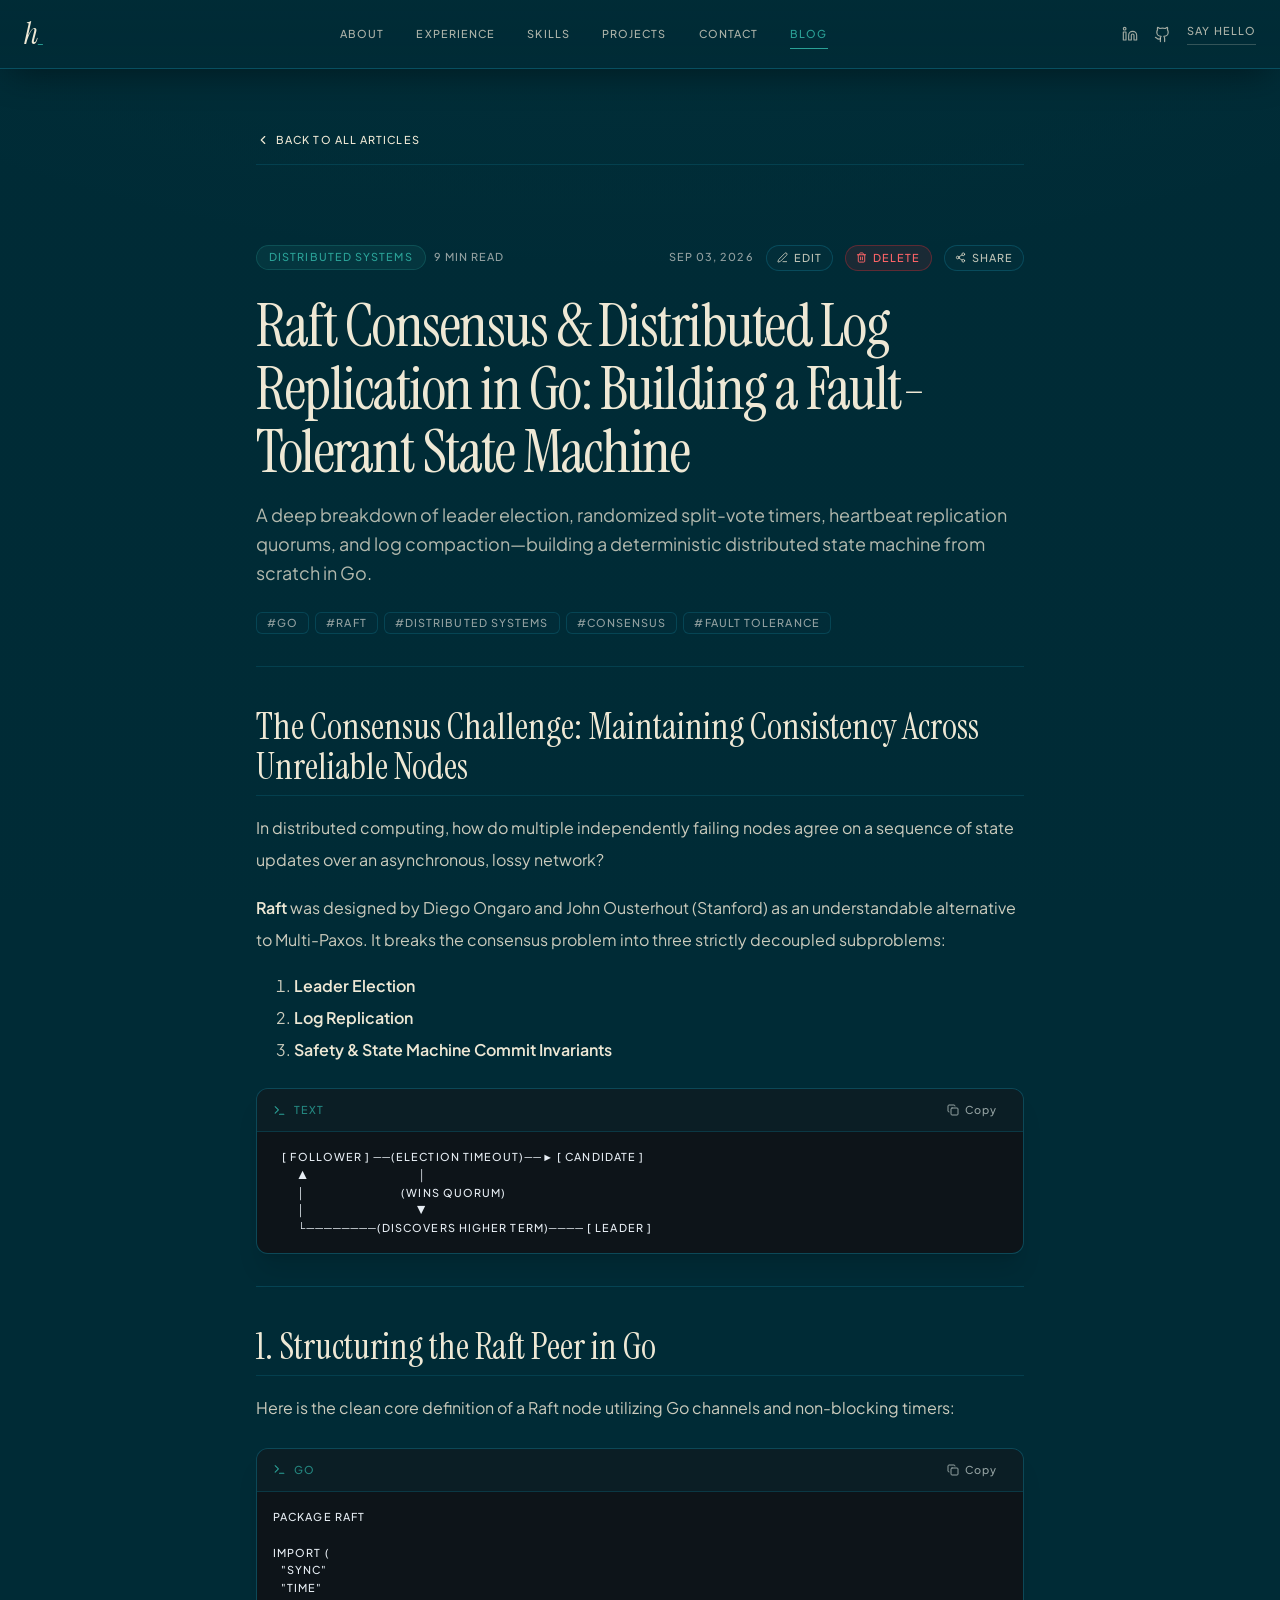
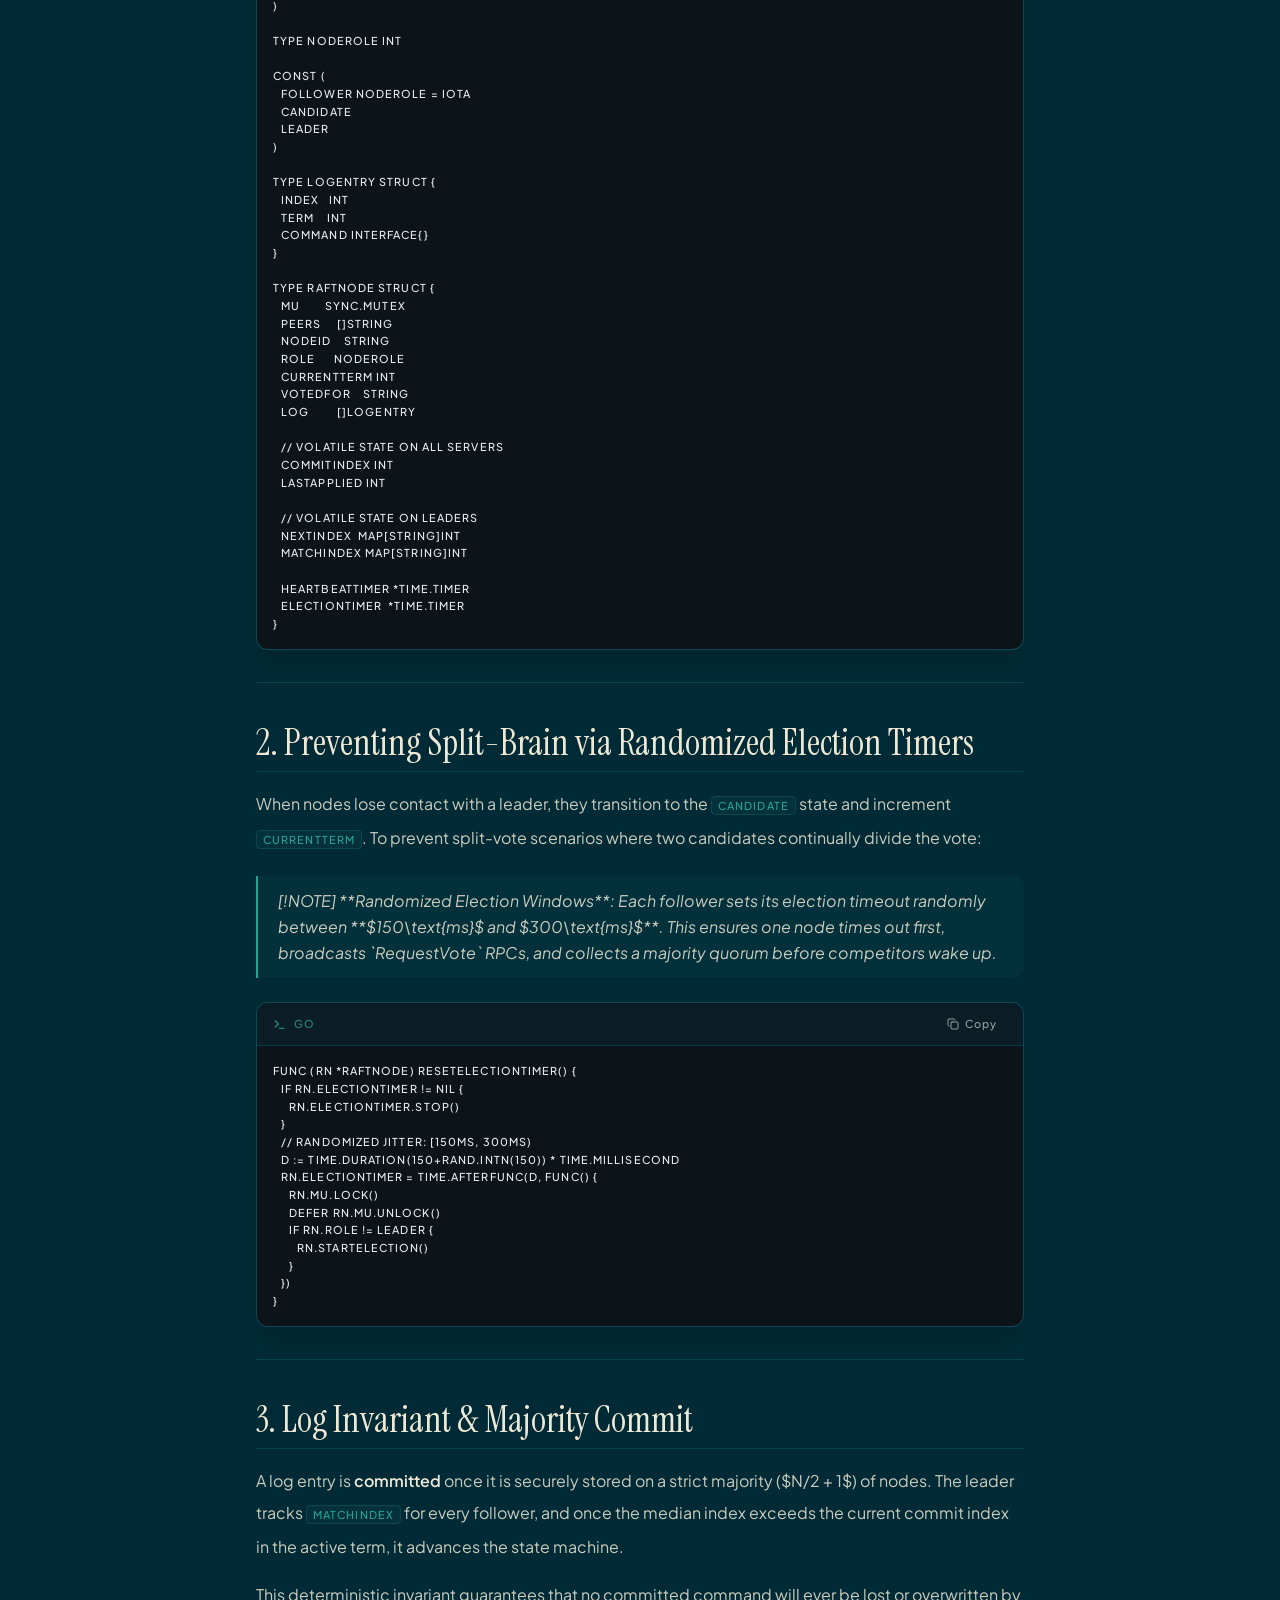
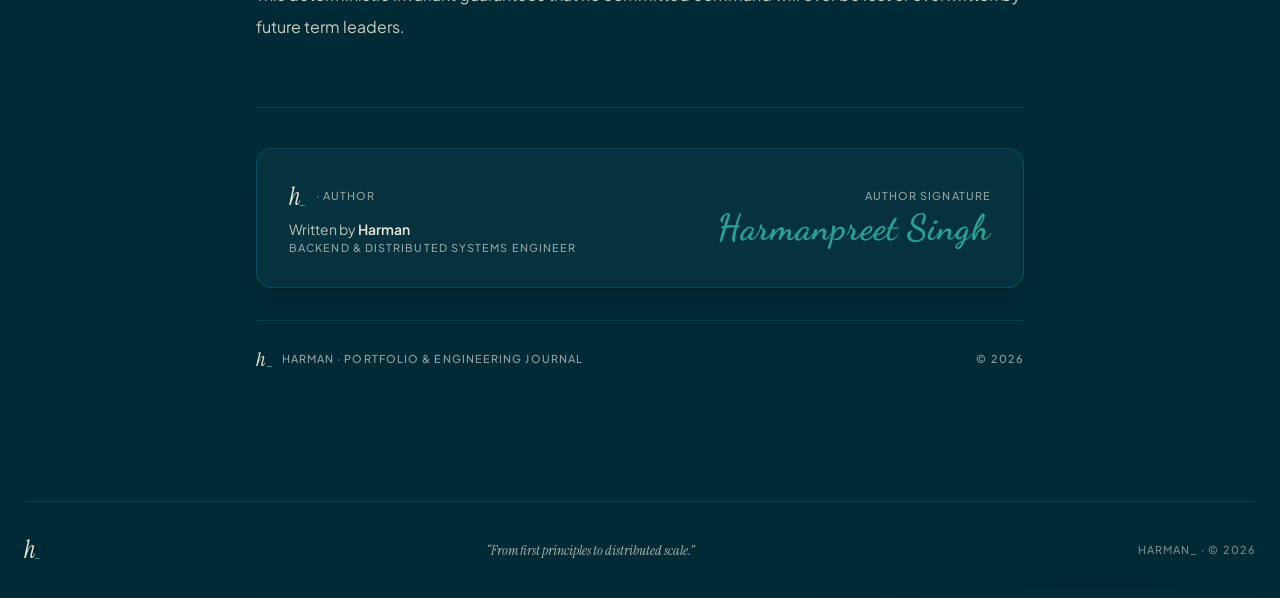
<file: blog/raft-consensus-distributed-log-replication-go.html>
<!DOCTYPE html><html lang="en" data-accent="luxe" class="plus_jakarta_sans_b071514f-module__EKRmmW__variable instrument_serif_918be5a8-module__YM44Yq__variable dark h-full scroll-smooth antialiased"><head><meta charSet="utf-8"/><meta name="viewport" content="width=device-width, initial-scale=1"/><link rel="preload" href="/_next/static/media/7ebf22b5a21034f8-s.p.10_7676vm7pyy.woff2" as="font" crossorigin="" type="font/woff2"/><link rel="preload" href="/_next/static/media/e41d5df559864f9e-s.p.0gq7fw9.sy_5..woff2" as="font" crossorigin="" type="font/woff2"/><link rel="preload" href="/_next/static/media/fba5a26ea33df6a3-s.p.0eehd8tgys7nv.woff2" as="font" crossorigin="" type="font/woff2"/><link rel="stylesheet" href="/_next/static/chunks/0.-av6ncvrga_.css" data-precedence="next"/><link rel="preload" as="script" fetchPriority="low" href="/_next/static/chunks/0bzupvr5gt3k9.js"/><script src="/_next/static/chunks/0alvpq3z_c2r_.js" async=""></script><script src="/_next/static/chunks/16g.ca89g7fib.js" async=""></script><script src="/_next/static/chunks/turbopack-17omxz1tb6tb6.js" async=""></script><script src="/_next/static/chunks/01xlw8hd842-c.js" async=""></script><script src="/_next/static/chunks/0d3shmwh5_nmn.js" async=""></script><script src="/_next/static/chunks/0-q7oqmznvxx~.js" async=""></script><meta name="next-size-adjust" content=""/><title>Harman&#x27;s Portfolio</title><meta name="description" content="Portfolio of Harman — CS student at University of Alberta. Backend Engineering, Distributed Systems, and Generative AI."/><link rel="icon" href="/assets/favicon.svg"/><script src="/_next/static/chunks/03~yq9q893hmn.js" noModule=""></script></head><body class="min-h-dvh flex flex-col font-sans bg-background text-foreground"><div hidden=""><!--$--><!--/$--></div><div class="pointer-events-none fixed inset-0 overflow-hidden -z-10" aria-hidden="true"><div class="absolute inset-0 bg-background"></div><div class="absolute inset-0 bg-[radial-gradient(ellipse_80%_50%_at_50%_-20%,var(--accent-glow),transparent)] opacity-45"></div><div class="absolute inset-0 bg-gradient-to-b from-background/70 via-background/50 to-background/85"></div></div><header id="top" class="site-header"><div class="page-wrap nav-shell flex items-center justify-between"><a class="brand-lockup group inline-flex items-center text-[hsl(var(--foreground))] cursor-pointer" aria-label="Home page - Back to top" href="/"><span class="serif text-2xl md:text-3xl font-normal italic tracking-tight transition-transform duration-300 group-hover:scale-105">h<span class="text-primary not-italic font-mono transition-opacity group-hover:opacity-80">_</span></span></a><nav aria-label="Primary navigation" class="hidden items-center gap-8 md:flex"><a class="nav-link mono " href="/#about">About</a><a class="nav-link mono " href="/#experience">Experience</a><a class="nav-link mono " href="/#skills">Skills</a><a class="nav-link mono " href="/#projects">Projects</a><a class="nav-link mono " href="/#contact">Contact</a><a class="nav-link mono is-active" href="/blog">Blog</a></nav><div class="hidden items-center gap-4 md:flex"><a href="https://www.linkedin.com/in/harmanp01" target="_blank" rel="noreferrer" aria-label="LinkedIn" class="social-link"><svg xmlns="http://www.w3.org/2000/svg" width="16" height="16" viewBox="0 0 24 24" fill="none" stroke="currentColor" stroke-width="1.7" stroke-linecap="round" stroke-linejoin="round" class="lucide lucide-linkedin" aria-hidden="true"><path d="M16 8a6 6 0 0 1 6 6v7h-4v-7a2 2 0 0 0-2-2 2 2 0 0 0-2 2v7h-4v-7a6 6 0 0 1 6-6z"></path><rect width="4" height="12" x="2" y="9"></rect><circle cx="4" cy="4" r="2"></circle></svg></a><a href="https://github.com/harmanD-MAX" target="_blank" rel="noreferrer" aria-label="GitHub" class="social-link"><svg xmlns="http://www.w3.org/2000/svg" width="17" height="17" viewBox="0 0 24 24" fill="none" stroke="currentColor" stroke-width="1.7" stroke-linecap="round" stroke-linejoin="round" class="lucide lucide-github" aria-hidden="true"><path d="M15 22v-4a4.8 4.8 0 0 0-1-3.5c3 0 6-2 6-5.5.08-1.25-.27-2.48-1-3.5.28-1.15.28-2.35 0-3.5 0 0-1 0-3 1.5-2.64-.5-5.36-.5-8 0C6 2 5 2 5 2c-.3 1.15-.3 2.35 0 3.5A5.403 5.403 0 0 0 4 9c0 3.5 3 5.5 6 5.5-.39.49-.68 1.05-.85 1.65-.17.6-.22 1.23-.15 1.85v4"></path><path d="M9 18c-4.51 2-5-2-7-2"></path></svg></a><a href="mailto:harmanbofficial@gmail.com" class="mono say-hello">Say hello</a></div><button type="button" aria-label="Open menu" aria-expanded="false" class="mobile-menu-button md:hidden cursor-pointer"><svg xmlns="http://www.w3.org/2000/svg" width="17" height="17" viewBox="0 0 24 24" fill="none" stroke="currentColor" stroke-width="2" stroke-linecap="round" stroke-linejoin="round" class="lucide lucide-menu" aria-hidden="true"><path d="M4 5h16"></path><path d="M4 12h16"></path><path d="M4 19h16"></path></svg></button></div></header><main class="relative z-10 flex min-h-dvh flex-col"><div class="page-wrap py-10 md:py-16"><div class="mx-auto max-w-3xl flex items-center justify-between border-b border-border/40 pb-4 mb-4"><a class="mono inline-flex items-center gap-1.5 text-xs text-muted-foreground hover:text-foreground transition-colors cursor-pointer" href="/blog"><svg xmlns="http://www.w3.org/2000/svg" width="14" height="14" viewBox="0 0 24 24" fill="none" stroke="currentColor" stroke-width="2" stroke-linecap="round" stroke-linejoin="round" class="lucide lucide-chevron-left" aria-hidden="true"><path d="m15 18-6-6 6-6"></path></svg><span>Back to all articles</span></a></div><article class="mx-auto max-w-3xl py-12 md:py-16"><div class="mb-8 border-b border-border/40 pb-8"><div class="flex flex-wrap items-center justify-between gap-3"><div class="flex items-center gap-2"><span class="mono text-xs text-primary font-semibold tracking-wider uppercase px-3 py-1 rounded-full bg-primary/10 border border-primary/25">Distributed Systems</span><span class="mono text-xs text-muted-foreground">9 min read</span></div><div class="flex items-center gap-3"><span class="mono text-xs text-muted-foreground">Sep 03, 2026</span><button type="button" class="inline-flex items-center gap-1.5 mono text-[0.65rem] px-2.5 py-1 rounded-full border border-border/60 bg-secondary/30 text-foreground/80 hover:text-primary hover:border-primary transition-all cursor-pointer" title="Author Edit"><svg xmlns="http://www.w3.org/2000/svg" width="11" height="11" viewBox="0 0 24 24" fill="none" stroke="currentColor" stroke-width="2" stroke-linecap="round" stroke-linejoin="round" class="lucide lucide-pen-line" aria-hidden="true"><path d="M13 21h8"></path><path d="M21.174 6.812a1 1 0 0 0-3.986-3.987L3.842 16.174a2 2 0 0 0-.5.83l-1.321 4.352a.5.5 0 0 0 .623.622l4.353-1.32a2 2 0 0 0 .83-.497z"></path></svg><span>Edit</span></button><button type="button" class="inline-flex items-center gap-1.5 mono text-[0.65rem] px-2.5 py-1 rounded-full border border-red-500/30 bg-red-500/10 text-red-400 hover:bg-red-500/20 transition-all cursor-pointer" title="Author Delete"><svg xmlns="http://www.w3.org/2000/svg" width="11" height="11" viewBox="0 0 24 24" fill="none" stroke="currentColor" stroke-width="2" stroke-linecap="round" stroke-linejoin="round" class="lucide lucide-trash2 lucide-trash-2" aria-hidden="true"><path d="M10 11v6"></path><path d="M14 11v6"></path><path d="M19 6v14a2 2 0 0 1-2 2H7a2 2 0 0 1-2-2V6"></path><path d="M3 6h18"></path><path d="M8 6V4a2 2 0 0 1 2-2h4a2 2 0 0 1 2 2v2"></path></svg><span>Delete</span></button><button type="button" class="inline-flex items-center gap-1.5 mono text-[0.65rem] px-2.5 py-1 rounded-full border border-border/60 bg-secondary/30 text-foreground/80 hover:text-primary hover:border-primary transition-all cursor-pointer"><svg xmlns="http://www.w3.org/2000/svg" width="11" height="11" viewBox="0 0 24 24" fill="none" stroke="currentColor" stroke-width="2" stroke-linecap="round" stroke-linejoin="round" class="lucide lucide-share2 lucide-share-2" aria-hidden="true"><circle cx="18" cy="5" r="3"></circle><circle cx="6" cy="12" r="3"></circle><circle cx="18" cy="19" r="3"></circle><line x1="8.59" x2="15.42" y1="13.51" y2="17.49"></line><line x1="15.41" x2="8.59" y1="6.51" y2="10.49"></line></svg><span>Share</span></button></div></div><h1 class="serif text-4xl sm:text-5xl md:text-6xl font-normal tracking-tight text-foreground mt-6 leading-[1.05]">Raft Consensus &amp; Distributed Log Replication in Go: Building a Fault-Tolerant State Machine</h1><p class="mt-4 text-base md:text-lg leading-relaxed text-foreground/75 font-sans font-normal">A deep breakdown of leader election, randomized split-vote timers, heartbeat replication quorums, and log compaction—building a deterministic distributed state machine from scratch in Go.</p><div class="flex flex-wrap gap-1.5 mt-6"><span class="mono text-[0.62rem] px-2.5 py-0.5 rounded-md border border-border/50 bg-secondary/20 text-muted-foreground">#<!-- -->Go</span><span class="mono text-[0.62rem] px-2.5 py-0.5 rounded-md border border-border/50 bg-secondary/20 text-muted-foreground">#<!-- -->Raft</span><span class="mono text-[0.62rem] px-2.5 py-0.5 rounded-md border border-border/50 bg-secondary/20 text-muted-foreground">#<!-- -->Distributed Systems</span><span class="mono text-[0.62rem] px-2.5 py-0.5 rounded-md border border-border/50 bg-secondary/20 text-muted-foreground">#<!-- -->Consensus</span><span class="mono text-[0.62rem] px-2.5 py-0.5 rounded-md border border-border/50 bg-secondary/20 text-muted-foreground">#<!-- -->Fault Tolerance</span></div></div><div class="article-body max-w-none"><h2 class="serif text-3xl md:text-4xl font-normal text-foreground mt-10 mb-4 pb-2 border-b border-border/40">The Consensus Challenge: Maintaining Consistency Across Unreliable Nodes</h2><p class="text-sm md:text-base leading-7 md:leading-8 text-foreground/85 font-sans my-4 font-normal">In distributed computing, how do multiple independently failing nodes agree on a sequence of state updates over an asynchronous, lossy network?</p><p class="text-sm md:text-base leading-7 md:leading-8 text-foreground/85 font-sans my-4 font-normal"><strong class="font-semibold text-foreground">Raft</strong> was designed by Diego Ongaro and John Ousterhout (Stanford) as an understandable alternative to Multi-Paxos. It breaks the consensus problem into three strictly decoupled subproblems:</p><li class="ml-5 list-decimal text-sm md:text-base leading-7 text-foreground/85 my-1"><span><strong class="font-semibold text-foreground">Leader Election</strong></span></li><li class="ml-5 list-decimal text-sm md:text-base leading-7 text-foreground/85 my-1"><span><strong class="font-semibold text-foreground">Log Replication</strong></span></li><li class="ml-5 list-decimal text-sm md:text-base leading-7 text-foreground/85 my-1"><span><strong class="font-semibold text-foreground">Safety & State Machine Commit Invariants</strong></span></li><div class="relative my-6 overflow-hidden rounded-xl border border-border/70 bg-[#0d1419] font-mono text-xs shadow-xl"><div class="flex items-center justify-between border-b border-border/40 bg-secondary/30 px-4 py-2.5"><div class="flex items-center gap-2 text-muted-foreground"><svg xmlns="http://www.w3.org/2000/svg" width="13" height="13" viewBox="0 0 24 24" fill="none" stroke="currentColor" stroke-width="2" stroke-linecap="round" stroke-linejoin="round" class="lucide lucide-terminal text-primary" aria-hidden="true"><path d="M12 19h8"></path><path d="m4 17 6-6-6-6"></path></svg><span class="mono text-[0.62rem] uppercase tracking-wider text-primary/80 font-medium">text</span></div><button type="button" class="inline-flex items-center gap-1.5 rounded-md px-2.5 py-1 text-[0.65rem] text-muted-foreground transition-colors hover:bg-muted/40 hover:text-foreground cursor-pointer" title="Copy code"><svg xmlns="http://www.w3.org/2000/svg" width="12" height="12" viewBox="0 0 24 24" fill="none" stroke="currentColor" stroke-width="2" stroke-linecap="round" stroke-linejoin="round" class="lucide lucide-copy" aria-hidden="true"><rect width="14" height="14" x="8" y="8" rx="2" ry="2"></rect><path d="M4 16c-1.1 0-2-.9-2-2V4c0-1.1.9-2 2-2h10c1.1 0 2 .9 2 2"></path></svg><span>Copy</span></button></div><pre class="overflow-x-auto p-4 text-[0.78rem] leading-relaxed text-[#e6edf3]"><code>   [ Follower ] ──(Election Timeout)──► [ Candidate ]
        ▲                                    │
        │                               (Wins Quorum)
        │                                    ▼
        └────────(Discovers Higher Term)──── [ Leader ]</code></pre></div><hr class="my-8 border-t border-border/50"/><h2 class="serif text-3xl md:text-4xl font-normal text-foreground mt-10 mb-4 pb-2 border-b border-border/40">1. Structuring the Raft Peer in Go</h2><p class="text-sm md:text-base leading-7 md:leading-8 text-foreground/85 font-sans my-4 font-normal">Here is the clean core definition of a Raft node utilizing Go channels and non-blocking timers:</p><div class="relative my-6 overflow-hidden rounded-xl border border-border/70 bg-[#0d1419] font-mono text-xs shadow-xl"><div class="flex items-center justify-between border-b border-border/40 bg-secondary/30 px-4 py-2.5"><div class="flex items-center gap-2 text-muted-foreground"><svg xmlns="http://www.w3.org/2000/svg" width="13" height="13" viewBox="0 0 24 24" fill="none" stroke="currentColor" stroke-width="2" stroke-linecap="round" stroke-linejoin="round" class="lucide lucide-terminal text-primary" aria-hidden="true"><path d="M12 19h8"></path><path d="m4 17 6-6-6-6"></path></svg><span class="mono text-[0.62rem] uppercase tracking-wider text-primary/80 font-medium">go</span></div><button type="button" class="inline-flex items-center gap-1.5 rounded-md px-2.5 py-1 text-[0.65rem] text-muted-foreground transition-colors hover:bg-muted/40 hover:text-foreground cursor-pointer" title="Copy code"><svg xmlns="http://www.w3.org/2000/svg" width="12" height="12" viewBox="0 0 24 24" fill="none" stroke="currentColor" stroke-width="2" stroke-linecap="round" stroke-linejoin="round" class="lucide lucide-copy" aria-hidden="true"><rect width="14" height="14" x="8" y="8" rx="2" ry="2"></rect><path d="M4 16c-1.1 0-2-.9-2-2V4c0-1.1.9-2 2-2h10c1.1 0 2 .9 2 2"></path></svg><span>Copy</span></button></div><pre class="overflow-x-auto p-4 text-[0.78rem] leading-relaxed text-[#e6edf3]"><code>package raft

import (
	&quot;sync&quot;
	&quot;time&quot;
)

type NodeRole int

const (
	Follower NodeRole = iota
	Candidate
	Leader
)

type LogEntry struct {
	Index   int
	Term    int
	Command interface{}
}

type RaftNode struct {
	mu        sync.Mutex
	peers     []string
	nodeID    string
	role      NodeRole
	currentTerm int
	votedFor    string
	log         []LogEntry

	// Volatile state on all servers
	commitIndex int
	lastApplied int

	// Volatile state on leaders
	nextIndex  map[string]int
	matchIndex map[string]int

	heartbeatTimer *time.Timer
	electionTimer  *time.Timer
}</code></pre></div><hr class="my-8 border-t border-border/50"/><h2 class="serif text-3xl md:text-4xl font-normal text-foreground mt-10 mb-4 pb-2 border-b border-border/40">2. Preventing Split-Brain via Randomized Election Timers</h2><p class="text-sm md:text-base leading-7 md:leading-8 text-foreground/85 font-sans my-4 font-normal">When nodes lose contact with a leader, they transition to the <code class="mono px-1.5 py-0.5 rounded bg-secondary/60 text-primary border border-primary/20 text-[0.72rem]">Candidate</code> state and increment <code class="mono px-1.5 py-0.5 rounded bg-secondary/60 text-primary border border-primary/20 text-[0.72rem]">currentTerm</code>. To prevent split-vote scenarios where two candidates continually divide the vote:</p><blockquote class="my-5 border-l-2 border-primary pl-5 italic text-foreground/85 font-sans leading-relaxed text-sm md:text-base bg-primary/5 py-3 rounded-r-xl">[!NOTE]
**Randomized Election Windows**:
Each follower sets its election timeout randomly between **$150\text{ms}$ and $300\text{ms}$**. This ensures one node times out first, broadcasts `RequestVote` RPCs, and collects a majority quorum before competitors wake up.</blockquote><div class="relative my-6 overflow-hidden rounded-xl border border-border/70 bg-[#0d1419] font-mono text-xs shadow-xl"><div class="flex items-center justify-between border-b border-border/40 bg-secondary/30 px-4 py-2.5"><div class="flex items-center gap-2 text-muted-foreground"><svg xmlns="http://www.w3.org/2000/svg" width="13" height="13" viewBox="0 0 24 24" fill="none" stroke="currentColor" stroke-width="2" stroke-linecap="round" stroke-linejoin="round" class="lucide lucide-terminal text-primary" aria-hidden="true"><path d="M12 19h8"></path><path d="m4 17 6-6-6-6"></path></svg><span class="mono text-[0.62rem] uppercase tracking-wider text-primary/80 font-medium">go</span></div><button type="button" class="inline-flex items-center gap-1.5 rounded-md px-2.5 py-1 text-[0.65rem] text-muted-foreground transition-colors hover:bg-muted/40 hover:text-foreground cursor-pointer" title="Copy code"><svg xmlns="http://www.w3.org/2000/svg" width="12" height="12" viewBox="0 0 24 24" fill="none" stroke="currentColor" stroke-width="2" stroke-linecap="round" stroke-linejoin="round" class="lucide lucide-copy" aria-hidden="true"><rect width="14" height="14" x="8" y="8" rx="2" ry="2"></rect><path d="M4 16c-1.1 0-2-.9-2-2V4c0-1.1.9-2 2-2h10c1.1 0 2 .9 2 2"></path></svg><span>Copy</span></button></div><pre class="overflow-x-auto p-4 text-[0.78rem] leading-relaxed text-[#e6edf3]"><code>func (rn *RaftNode) resetElectionTimer() {
	if rn.electionTimer != nil {
		rn.electionTimer.Stop()
	}
	// Randomized jitter: [150ms, 300ms)
	d := time.Duration(150+rand.Intn(150)) * time.Millisecond
	rn.electionTimer = time.AfterFunc(d, func() {
		rn.mu.Lock()
		defer rn.mu.Unlock()
		if rn.role != Leader {
			rn.startElection()
		}
	})
}</code></pre></div><hr class="my-8 border-t border-border/50"/><h2 class="serif text-3xl md:text-4xl font-normal text-foreground mt-10 mb-4 pb-2 border-b border-border/40">3. Log Invariant &amp; Majority Commit</h2><p class="text-sm md:text-base leading-7 md:leading-8 text-foreground/85 font-sans my-4 font-normal">A log entry is <strong class="font-semibold text-foreground">committed</strong> once it is securely stored on a strict majority ($N/2 + 1$) of nodes. The leader tracks <code class="mono px-1.5 py-0.5 rounded bg-secondary/60 text-primary border border-primary/20 text-[0.72rem]">matchIndex</code> for every follower, and once the median index exceeds the current commit index in the active term, it advances the state machine.</p><p class="text-sm md:text-base leading-7 md:leading-8 text-foreground/85 font-sans my-4 font-normal">This deterministic invariant guarantees that no committed command will ever be lost or overwritten by future term leaders.</p></div><div class="mt-16 border-t border-border/40 pt-10"><div class="rounded-2xl border border-border/60 bg-[hsl(var(--card)/.75)] p-6 md:p-8 backdrop-blur-xl shadow-xl flex flex-col md:flex-row items-start md:items-center justify-between gap-6"><div><div class="flex items-center gap-2 mb-1.5"><span class="serif text-2xl font-normal italic tracking-tight text-foreground">h<span class="text-primary not-italic font-mono">_</span></span><span class="mono text-xs text-muted-foreground">· Author</span></div><p class="text-sm text-foreground/80 font-sans">Written by <strong class="font-semibold text-foreground">Harman</strong></p><p class="mono text-xs text-muted-foreground mt-0.5">Backend &amp; Distributed Systems Engineer</p></div><div class="flex flex-col items-start md:items-end"><span class="mono text-[0.58rem] text-muted-foreground uppercase tracking-widest block mb-1">Author Signature</span><div class="font-cursive text-4xl text-primary font-bold tracking-wide select-none">Harmanpreet Singh</div></div></div><div class="mt-8 flex items-center justify-between border-t border-border/40 pt-6"><div class="flex items-center gap-2"><span class="serif text-xl font-normal italic tracking-tight text-foreground">h<span class="text-primary not-italic font-mono">_</span></span><span class="mono text-[0.65rem] text-muted-foreground">Harman · Portfolio &amp; Engineering Journal</span></div><span class="mono text-[0.62rem] text-muted-foreground">© <!-- -->2026</span></div></div></article></div><footer class="page-wrap site-footer flex flex-col justify-between gap-4 border-t border-border/40 py-8 md:flex-row md:items-center mt-auto"><div class="flex items-center"><span class="serif text-2xl font-normal italic tracking-tight text-foreground">h<span class="text-primary not-italic font-mono">_</span></span></div><p class="serif italic text-sm text-foreground/75 text-center">“From first principles to distributed scale.”</p><span class="mono text-[0.68rem] text-muted-foreground/80 md:text-right">harman_ · © <!-- -->2026</span></footer></main><!--$--><!--/$--><script src="/_next/static/chunks/0bzupvr5gt3k9.js" id="_R_" async=""></script><script>(self.__next_f=self.__next_f||[]).push([0])</script><script>self.__next_f.push([1,"1:\"$Sreact.fragment\"\n2:I[39756,[\"/_next/static/chunks/01xlw8hd842-c.js\",\"/_next/static/chunks/0d3shmwh5_nmn.js\"],\"default\"]\n3:I[37457,[\"/_next/static/chunks/01xlw8hd842-c.js\",\"/_next/static/chunks/0d3shmwh5_nmn.js\"],\"default\"]\n5:I[97367,[\"/_next/static/chunks/01xlw8hd842-c.js\",\"/_next/static/chunks/0d3shmwh5_nmn.js\"],\"OutletBoundary\"]\n6:\"$Sreact.suspense\"\n9:I[97367,[\"/_next/static/chunks/01xlw8hd842-c.js\",\"/_next/static/chunks/0d3shmwh5_nmn.js\"],\"ViewportBoundary\"]\nb:I[97367,[\"/_next/static/chunks/01xlw8hd842-c.js\",\"/_next/static/chunks/0d3shmwh5_nmn.js\"],\"MetadataBoundary\"]\nd:I[68027,[\"/_next/static/chunks/01xlw8hd842-c.js\",\"/_next/static/chunks/0d3shmwh5_nmn.js\"],\"default\",1]\n:HL[\"/_next/static/chunks/0.-av6ncvrga_.css\",\"style\"]\n:HL[\"/_next/static/media/7ebf22b5a21034f8-s.p.10_7676vm7pyy.woff2\",\"font\",{\"crossOrigin\":\"\",\"type\":\"font/woff2\"}]\n:HL[\"/_next/static/media/e41d5df559864f9e-s.p.0gq7fw9.sy_5..woff2\",\"font\",{\"crossOrigin\":\"\",\"type\":\"font/woff2\"}]\n:HL[\"/_next/static/media/fba5a26ea33df6a3-s.p.0eehd8tgys7nv.woff2\",\"font\",{\"crossOrigin\":\"\",\"type\":\"font/woff2\"}]\n"])</script><script>self.__next_f.push([1,"0:{\"P\":null,\"c\":[\"\",\"blog\",\"raft-consensus-distributed-log-replication-go\"],\"q\":\"\",\"i\":false,\"f\":[[[\"\",{\"children\":[\"blog\",{\"children\":[[\"slug\",\"raft-consensus-distributed-log-replication-go\",\"d\",null],{\"children\":[\"__PAGE__\",{}]}]}]},\"$undefined\",\"$undefined\",16],[[\"$\",\"$1\",\"c\",{\"children\":[[[\"$\",\"link\",\"0\",{\"rel\":\"stylesheet\",\"href\":\"/_next/static/chunks/0.-av6ncvrga_.css\",\"precedence\":\"next\",\"crossOrigin\":\"$undefined\",\"nonce\":\"$undefined\"}],[\"$\",\"script\",\"script-0\",{\"src\":\"/_next/static/chunks/01xlw8hd842-c.js\",\"async\":true,\"nonce\":\"$undefined\"}],[\"$\",\"script\",\"script-1\",{\"src\":\"/_next/static/chunks/0d3shmwh5_nmn.js\",\"async\":true,\"nonce\":\"$undefined\"}]],[\"$\",\"html\",null,{\"lang\":\"en\",\"data-accent\":\"luxe\",\"suppressHydrationWarning\":true,\"className\":\"plus_jakarta_sans_b071514f-module__EKRmmW__variable instrument_serif_918be5a8-module__YM44Yq__variable dark h-full scroll-smooth antialiased\",\"children\":[\"$\",\"body\",null,{\"suppressHydrationWarning\":true,\"className\":\"min-h-dvh flex flex-col font-sans bg-background text-foreground\",\"children\":[\"$\",\"$L2\",null,{\"parallelRouterKey\":\"children\",\"error\":\"$undefined\",\"errorStyles\":\"$undefined\",\"errorScripts\":\"$undefined\",\"template\":[\"$\",\"$L3\",null,{}],\"templateStyles\":\"$undefined\",\"templateScripts\":\"$undefined\",\"notFound\":[[[\"$\",\"title\",null,{\"children\":\"404: This page could not be found.\"}],[\"$\",\"div\",null,{\"style\":{\"fontFamily\":\"system-ui,\\\"Segoe UI\\\",Roboto,Helvetica,Arial,sans-serif,\\\"Apple Color Emoji\\\",\\\"Segoe UI Emoji\\\"\",\"height\":\"100vh\",\"textAlign\":\"center\",\"display\":\"flex\",\"flexDirection\":\"column\",\"alignItems\":\"center\",\"justifyContent\":\"center\"},\"children\":[\"$\",\"div\",null,{\"children\":[[\"$\",\"style\",null,{\"dangerouslySetInnerHTML\":{\"__html\":\"body{color:#000;background:#fff;margin:0}.next-error-h1{border-right:1px solid rgba(0,0,0,.3)}@media (prefers-color-scheme:dark){body{color:#fff;background:#000}.next-error-h1{border-right:1px solid rgba(255,255,255,.3)}}\"}}],[\"$\",\"h1\",null,{\"className\":\"next-error-h1\",\"style\":{\"display\":\"inline-block\",\"margin\":\"0 20px 0 0\",\"padding\":\"0 23px 0 0\",\"fontSize\":24,\"fontWeight\":500,\"verticalAlign\":\"top\",\"lineHeight\":\"49px\"},\"children\":404}],[\"$\",\"div\",null,{\"style\":{\"display\":\"inline-block\"},\"children\":[\"$\",\"h2\",null,{\"style\":{\"fontSize\":14,\"fontWeight\":400,\"lineHeight\":\"49px\",\"margin\":0},\"children\":\"This page could not be found.\"}]}]]}]}]],[]],\"forbidden\":\"$undefined\",\"unauthorized\":\"$undefined\"}]}]}]]}],{\"children\":[[\"$\",\"$1\",\"c\",{\"children\":[null,[\"$\",\"$L2\",null,{\"parallelRouterKey\":\"children\",\"error\":\"$undefined\",\"errorStyles\":\"$undefined\",\"errorScripts\":\"$undefined\",\"template\":[\"$\",\"$L3\",null,{}],\"templateStyles\":\"$undefined\",\"templateScripts\":\"$undefined\",\"notFound\":\"$undefined\",\"forbidden\":\"$undefined\",\"unauthorized\":\"$undefined\"}]]}],{\"children\":[[\"$\",\"$1\",\"c\",{\"children\":[null,[\"$\",\"$L2\",null,{\"parallelRouterKey\":\"children\",\"error\":\"$undefined\",\"errorStyles\":\"$undefined\",\"errorScripts\":\"$undefined\",\"template\":[\"$\",\"$L3\",null,{}],\"templateStyles\":\"$undefined\",\"templateScripts\":\"$undefined\",\"notFound\":\"$undefined\",\"forbidden\":\"$undefined\",\"unauthorized\":\"$undefined\"}]]}],{\"children\":[[\"$\",\"$1\",\"c\",{\"children\":[\"$L4\",[[\"$\",\"script\",\"script-0\",{\"src\":\"/_next/static/chunks/0-q7oqmznvxx~.js\",\"async\":true,\"nonce\":\"$undefined\"}]],[\"$\",\"$L5\",null,{\"children\":[\"$\",\"$6\",null,{\"name\":\"Next.MetadataOutlet\",\"children\":\"$@7\"}]}]]}],{},null,false,null]},null,false,\"$@8\"]},null,false,\"$@8\"]},null,false,null],[\"$\",\"$1\",\"h\",{\"children\":[null,[\"$\",\"$L9\",null,{\"children\":\"$La\"}],[\"$\",\"div\",null,{\"hidden\":true,\"children\":[\"$\",\"$Lb\",null,{\"children\":[\"$\",\"$6\",null,{\"name\":\"Next.Metadata\",\"children\":\"$Lc\"}]}]}],[\"$\",\"meta\",null,{\"name\":\"next-size-adjust\",\"content\":\"\"}]]}],false]],\"m\":\"$undefined\",\"G\":[\"$d\",[[\"$\",\"link\",\"0\",{\"rel\":\"stylesheet\",\"href\":\"/_next/static/chunks/0.-av6ncvrga_.css\",\"precedence\":\"next\",\"crossOrigin\":\"$undefined\",\"nonce\":\"$undefined\"}]]],\"S\":true,\"h\":null,\"s\":\"$undefined\",\"l\":\"$undefined\",\"p\":\"$undefined\",\"d\":\"$undefined\",\"b\":\"2vgM34H50mBIk6W_E22hn\"}\n"])</script><script>self.__next_f.push([1,"e:[]\n8:\"$We\"\n"])</script><script>self.__next_f.push([1,"a:[[\"$\",\"meta\",\"0\",{\"charSet\":\"utf-8\"}],[\"$\",\"meta\",\"1\",{\"name\":\"viewport\",\"content\":\"width=device-width, initial-scale=1\"}]]\n"])</script><script>self.__next_f.push([1,"f:I[27201,[\"/_next/static/chunks/01xlw8hd842-c.js\",\"/_next/static/chunks/0d3shmwh5_nmn.js\"],\"IconMark\"]\n7:null\nc:[[\"$\",\"title\",\"0\",{\"children\":\"Harman's Portfolio\"}],[\"$\",\"meta\",\"1\",{\"name\":\"description\",\"content\":\"Portfolio of Harman — CS student at University of Alberta. Backend Engineering, Distributed Systems, and Generative AI.\"}],[\"$\",\"link\",\"2\",{\"rel\":\"icon\",\"href\":\"/assets/favicon.svg\"}],[\"$\",\"$Lf\",\"3\",{}]]\n"])</script><script>self.__next_f.push([1,"10:I[5353,[\"/_next/static/chunks/01xlw8hd842-c.js\",\"/_next/static/chunks/0d3shmwh5_nmn.js\",\"/_next/static/chunks/0-q7oqmznvxx~.js\"],\"SiteNavbar\"]\n11:I[22016,[\"/_next/static/chunks/01xlw8hd842-c.js\",\"/_next/static/chunks/0d3shmwh5_nmn.js\",\"/_next/static/chunks/0-q7oqmznvxx~.js\"],\"\"]\n12:I[6605,[\"/_next/static/chunks/01xlw8hd842-c.js\",\"/_next/static/chunks/0d3shmwh5_nmn.js\",\"/_next/static/chunks/0-q7oqmznvxx~.js\"],\"BlogArticleView\"]\n13:Tb28,"])</script><script>self.__next_f.push([1,"## The Consensus Challenge: Maintaining Consistency Across Unreliable Nodes\n\nIn distributed computing, how do multiple independently failing nodes agree on a sequence of state updates over an asynchronous, lossy network?\n\n**Raft** was designed by Diego Ongaro and John Ousterhout (Stanford) as an understandable alternative to Multi-Paxos. It breaks the consensus problem into three strictly decoupled subproblems:\n1. **Leader Election**\n2. **Log Replication**\n3. **Safety \u0026 State Machine Commit Invariants**\n\n```text\n   [ Follower ] ──(Election Timeout)──► [ Candidate ]\n        ▲                                    │\n        │                               (Wins Quorum)\n        │                                    ▼\n        └────────(Discovers Higher Term)──── [ Leader ]\n```\n\n---\n\n## 1. Structuring the Raft Peer in Go\n\nHere is the clean core definition of a Raft node utilizing Go channels and non-blocking timers:\n\n```go\npackage raft\n\nimport (\n\t\"sync\"\n\t\"time\"\n)\n\ntype NodeRole int\n\nconst (\n\tFollower NodeRole = iota\n\tCandidate\n\tLeader\n)\n\ntype LogEntry struct {\n\tIndex   int\n\tTerm    int\n\tCommand interface{}\n}\n\ntype RaftNode struct {\n\tmu        sync.Mutex\n\tpeers     []string\n\tnodeID    string\n\trole      NodeRole\n\tcurrentTerm int\n\tvotedFor    string\n\tlog         []LogEntry\n\n\t// Volatile state on all servers\n\tcommitIndex int\n\tlastApplied int\n\n\t// Volatile state on leaders\n\tnextIndex  map[string]int\n\tmatchIndex map[string]int\n\n\theartbeatTimer *time.Timer\n\telectionTimer  *time.Timer\n}\n```\n\n---\n\n## 2. Preventing Split-Brain via Randomized Election Timers\n\nWhen nodes lose contact with a leader, they transition to the `Candidate` state and increment `currentTerm`. To prevent split-vote scenarios where two candidates continually divide the vote:\n\n\u003e [!NOTE]\n\u003e **Randomized Election Windows**:\n\u003e Each follower sets its election timeout randomly between **$150\\text{ms}$ and $300\\text{ms}$**. This ensures one node times out first, broadcasts `RequestVote` RPCs, and collects a majority quorum before competitors wake up.\n\n```go\nfunc (rn *RaftNode) resetElectionTimer() {\n\tif rn.electionTimer != nil {\n\t\trn.electionTimer.Stop()\n\t}\n\t// Randomized jitter: [150ms, 300ms)\n\td := time.Duration(150+rand.Intn(150)) * time.Millisecond\n\trn.electionTimer = time.AfterFunc(d, func() {\n\t\trn.mu.Lock()\n\t\tdefer rn.mu.Unlock()\n\t\tif rn.role != Leader {\n\t\t\trn.startElection()\n\t\t}\n\t})\n}\n```\n\n---\n\n## 3. Log Invariant \u0026 Majority Commit\n\nA log entry is **committed** once it is securely stored on a strict majority ($N/2 + 1$) of nodes. The leader tracks `matchIndex` for every follower, and once the median index exceeds the current commit index in the active term, it advances the state machine.\n\nThis deterministic invariant guarantees that no committed command will ever be lost or overwritten by future term leaders."])</script><script>self.__next_f.push([1,"4:[[\"$\",\"div\",null,{\"className\":\"pointer-events-none fixed inset-0 overflow-hidden -z-10\",\"aria-hidden\":true,\"children\":[[\"$\",\"div\",null,{\"className\":\"absolute inset-0 bg-background\"}],[\"$\",\"div\",null,{\"className\":\"absolute inset-0 bg-[radial-gradient(ellipse_80%_50%_at_50%_-20%,var(--accent-glow),transparent)] opacity-45\"}],[\"$\",\"div\",null,{\"className\":\"absolute inset-0 bg-gradient-to-b from-background/70 via-background/50 to-background/85\"}]]}],[\"$\",\"$L10\",null,{}],[\"$\",\"main\",null,{\"className\":\"relative z-10 flex min-h-dvh flex-col\",\"children\":[[\"$\",\"div\",null,{\"className\":\"page-wrap py-10 md:py-16\",\"children\":[[\"$\",\"div\",null,{\"className\":\"mx-auto max-w-3xl flex items-center justify-between border-b border-border/40 pb-4 mb-4\",\"children\":[\"$\",\"$L11\",null,{\"href\":\"/blog\",\"className\":\"mono inline-flex items-center gap-1.5 text-xs text-muted-foreground hover:text-foreground transition-colors cursor-pointer\",\"children\":[[\"$\",\"svg\",null,{\"ref\":\"$undefined\",\"xmlns\":\"http://www.w3.org/2000/svg\",\"width\":14,\"height\":14,\"viewBox\":\"0 0 24 24\",\"fill\":\"none\",\"stroke\":\"currentColor\",\"strokeWidth\":2,\"strokeLinecap\":\"round\",\"strokeLinejoin\":\"round\",\"className\":\"lucide lucide-chevron-left\",\"aria-hidden\":\"true\",\"children\":[[\"$\",\"path\",\"1wnfg3\",{\"d\":\"m15 18-6-6 6-6\"}],\"$undefined\"]}],[\"$\",\"span\",null,{\"children\":\"Back to all articles\"}]]}]}],[\"$\",\"$L12\",null,{\"blog\":{\"id\":\"raft-consensus-log-replication-go\",\"slug\":\"raft-consensus-distributed-log-replication-go\",\"title\":\"Raft Consensus \u0026 Distributed Log Replication in Go: Building a Fault-Tolerant State Machine\",\"excerpt\":\"A deep breakdown of leader election, randomized split-vote timers, heartbeat replication quorums, and log compaction—building a deterministic distributed state machine from scratch in Go.\",\"category\":\"Distributed Systems\",\"tags\":[\"Go\",\"Raft\",\"Distributed Systems\",\"Consensus\",\"Fault Tolerance\"],\"readTime\":\"9 min read\",\"publishedAt\":\"Sep 03, 2026\",\"isDraft\":false,\"author\":{\"name\":\"Harman\",\"signature\":\"Harmanpreet Singh\",\"role\":\"Backend \u0026 Distributed Systems Engineer\"},\"content\":\"$13\"}}]]}],\"$L14\"]}]]\n"])</script><script>self.__next_f.push([1,"14:[\"$\",\"footer\",null,{\"className\":\"page-wrap site-footer flex flex-col justify-between gap-4 border-t border-border/40 py-8 md:flex-row md:items-center mt-auto\",\"children\":[[\"$\",\"div\",null,{\"className\":\"flex items-center\",\"children\":[\"$\",\"span\",null,{\"className\":\"serif text-2xl font-normal italic tracking-tight text-foreground\",\"children\":[\"h\",[\"$\",\"span\",null,{\"className\":\"text-primary not-italic font-mono\",\"children\":\"_\"}]]}]}],[\"$\",\"p\",null,{\"className\":\"serif italic text-sm text-foreground/75 text-center\",\"children\":\"“From first principles to distributed scale.”\"}],[\"$\",\"span\",null,{\"className\":\"mono text-[0.68rem] text-muted-foreground/80 md:text-right\",\"children\":[\"harman_ · © \",2026]}]]}]\n"])</script></body></html>
</file>
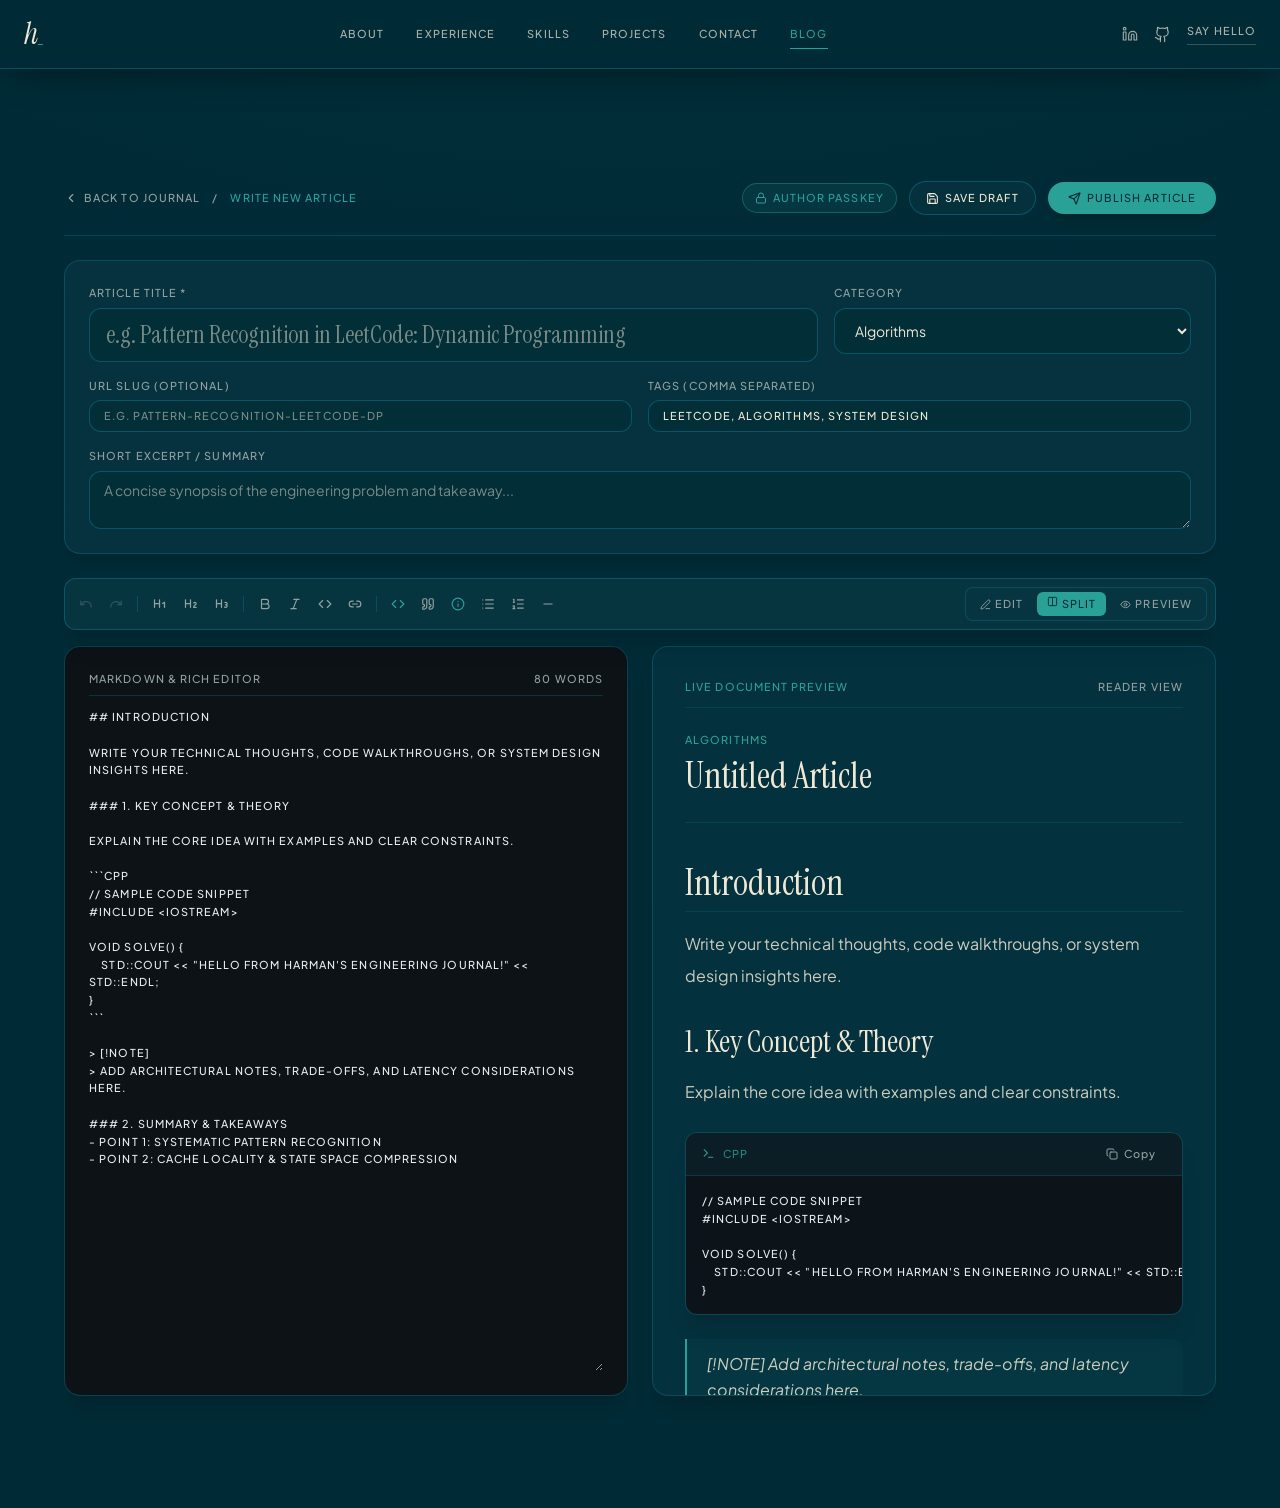
<file: blog/write.html>
<!DOCTYPE html><html lang="en" data-accent="luxe" class="plus_jakarta_sans_b071514f-module__EKRmmW__variable instrument_serif_918be5a8-module__YM44Yq__variable dark h-full scroll-smooth antialiased"><head><meta charSet="utf-8"/><meta name="viewport" content="width=device-width, initial-scale=1"/><link rel="preload" href="/_next/static/media/7ebf22b5a21034f8-s.p.10_7676vm7pyy.woff2" as="font" crossorigin="" type="font/woff2"/><link rel="preload" href="/_next/static/media/e41d5df559864f9e-s.p.0gq7fw9.sy_5..woff2" as="font" crossorigin="" type="font/woff2"/><link rel="preload" href="/_next/static/media/fba5a26ea33df6a3-s.p.0eehd8tgys7nv.woff2" as="font" crossorigin="" type="font/woff2"/><link rel="stylesheet" href="/_next/static/chunks/0.-av6ncvrga_.css" data-precedence="next"/><link rel="preload" as="script" fetchPriority="low" href="/_next/static/chunks/0bzupvr5gt3k9.js"/><script src="/_next/static/chunks/0alvpq3z_c2r_.js" async=""></script><script src="/_next/static/chunks/16g.ca89g7fib.js" async=""></script><script src="/_next/static/chunks/turbopack-17omxz1tb6tb6.js" async=""></script><script src="/_next/static/chunks/01xlw8hd842-c.js" async=""></script><script src="/_next/static/chunks/0d3shmwh5_nmn.js" async=""></script><script src="/_next/static/chunks/0djamr8a917gm.js" async=""></script><script src="/_next/static/chunks/068jl-yb_kyfk.js" async=""></script><meta name="next-size-adjust" content=""/><title>Harman&#x27;s Portfolio</title><meta name="description" content="Portfolio of Harman — CS student at University of Alberta. Backend Engineering, Distributed Systems, and Generative AI."/><link rel="icon" href="/assets/favicon.svg"/><script src="/_next/static/chunks/03~yq9q893hmn.js" noModule=""></script></head><body class="min-h-dvh flex flex-col font-sans bg-background text-foreground"><div hidden=""><!--$--><!--/$--></div><div class="pointer-events-none fixed inset-0 overflow-hidden -z-10" aria-hidden="true"><div class="absolute inset-0 bg-background"></div><div class="absolute inset-0 bg-[radial-gradient(ellipse_80%_50%_at_50%_-20%,var(--accent-glow),transparent)] opacity-45"></div><div class="absolute inset-0 bg-gradient-to-b from-background/70 via-background/50 to-background/85"></div></div><header id="top" class="site-header"><div class="page-wrap nav-shell flex items-center justify-between"><a class="brand-lockup group inline-flex items-center text-[hsl(var(--foreground))] cursor-pointer" aria-label="Home page - Back to top" href="/"><span class="serif text-2xl md:text-3xl font-normal italic tracking-tight transition-transform duration-300 group-hover:scale-105">h<span class="text-primary not-italic font-mono transition-opacity group-hover:opacity-80">_</span></span></a><nav aria-label="Primary navigation" class="hidden items-center gap-8 md:flex"><a class="nav-link mono " href="/#about">About</a><a class="nav-link mono " href="/#experience">Experience</a><a class="nav-link mono " href="/#skills">Skills</a><a class="nav-link mono " href="/#projects">Projects</a><a class="nav-link mono " href="/#contact">Contact</a><a class="nav-link mono is-active" href="/blog">Blog</a></nav><div class="hidden items-center gap-4 md:flex"><a href="https://www.linkedin.com/in/harmanp01" target="_blank" rel="noreferrer" aria-label="LinkedIn" class="social-link"><svg xmlns="http://www.w3.org/2000/svg" width="16" height="16" viewBox="0 0 24 24" fill="none" stroke="currentColor" stroke-width="1.7" stroke-linecap="round" stroke-linejoin="round" class="lucide lucide-linkedin" aria-hidden="true"><path d="M16 8a6 6 0 0 1 6 6v7h-4v-7a2 2 0 0 0-2-2 2 2 0 0 0-2 2v7h-4v-7a6 6 0 0 1 6-6z"></path><rect width="4" height="12" x="2" y="9"></rect><circle cx="4" cy="4" r="2"></circle></svg></a><a href="https://github.com/harmanD-MAX" target="_blank" rel="noreferrer" aria-label="GitHub" class="social-link"><svg xmlns="http://www.w3.org/2000/svg" width="17" height="17" viewBox="0 0 24 24" fill="none" stroke="currentColor" stroke-width="1.7" stroke-linecap="round" stroke-linejoin="round" class="lucide lucide-github" aria-hidden="true"><path d="M15 22v-4a4.8 4.8 0 0 0-1-3.5c3 0 6-2 6-5.5.08-1.25-.27-2.48-1-3.5.28-1.15.28-2.35 0-3.5 0 0-1 0-3 1.5-2.64-.5-5.36-.5-8 0C6 2 5 2 5 2c-.3 1.15-.3 2.35 0 3.5A5.403 5.403 0 0 0 4 9c0 3.5 3 5.5 6 5.5-.39.49-.68 1.05-.85 1.65-.17.6-.22 1.23-.15 1.85v4"></path><path d="M9 18c-4.51 2-5-2-7-2"></path></svg></a><a href="mailto:harmanbofficial@gmail.com" class="mono say-hello">Say hello</a></div><button type="button" aria-label="Open menu" aria-expanded="false" class="mobile-menu-button md:hidden cursor-pointer"><svg xmlns="http://www.w3.org/2000/svg" width="17" height="17" viewBox="0 0 24 24" fill="none" stroke="currentColor" stroke-width="2" stroke-linecap="round" stroke-linejoin="round" class="lucide lucide-menu" aria-hidden="true"><path d="M4 5h16"></path><path d="M4 12h16"></path><path d="M4 19h16"></path></svg></button></div></header><main class="relative z-10 flex min-h-dvh flex-col"><div class="page-wrap py-10 md:py-16"><div class="mx-auto max-w-6xl py-8 md:py-12"><div class="mb-6 flex flex-wrap items-center justify-between gap-4 border-b border-border/50 pb-5"><div class="flex items-center gap-3"><button type="button" class="inline-flex items-center gap-1.5 mono text-xs text-muted-foreground hover:text-foreground cursor-pointer"><svg xmlns="http://www.w3.org/2000/svg" width="14" height="14" viewBox="0 0 24 24" fill="none" stroke="currentColor" stroke-width="2" stroke-linecap="round" stroke-linejoin="round" class="lucide lucide-chevron-left" aria-hidden="true"><path d="m15 18-6-6 6-6"></path></svg><span>Back to Journal</span></button><span class="mono text-xs text-muted-foreground">/</span><span class="mono text-xs text-primary font-semibold">Write New Article</span></div><div class="flex items-center gap-3"><button type="button" class="mono text-xs px-3 py-1.5 rounded-full border border-primary/40 bg-primary/10 text-primary hover:bg-primary/20 transition-all cursor-pointer inline-flex items-center gap-1.5"><svg xmlns="http://www.w3.org/2000/svg" width="12" height="12" viewBox="0 0 24 24" fill="none" stroke="currentColor" stroke-width="2" stroke-linecap="round" stroke-linejoin="round" class="lucide lucide-lock" aria-hidden="true"><rect width="18" height="11" x="3" y="11" rx="2" ry="2"></rect><path d="M7 11V7a5 5 0 0 1 10 0v4"></path></svg><span>Author Passkey</span></button><button type="button" class="mono text-xs px-4 py-2 rounded-full border border-border/80 bg-card/60 text-foreground hover:border-primary hover:text-primary transition-all cursor-pointer inline-flex items-center gap-1.5 disabled:opacity-50"><svg xmlns="http://www.w3.org/2000/svg" width="13" height="13" viewBox="0 0 24 24" fill="none" stroke="currentColor" stroke-width="2" stroke-linecap="round" stroke-linejoin="round" class="lucide lucide-save" aria-hidden="true"><path d="M15.2 3a2 2 0 0 1 1.4.6l3.8 3.8a2 2 0 0 1 .6 1.4V19a2 2 0 0 1-2 2H5a2 2 0 0 1-2-2V5a2 2 0 0 1 2-2z"></path><path d="M17 21v-7a1 1 0 0 0-1-1H8a1 1 0 0 0-1 1v7"></path><path d="M7 3v4a1 1 0 0 0 1 1h7"></path></svg><span>Save Draft</span></button><button type="button" class="mono text-xs px-5 py-2 rounded-full bg-primary text-primary-foreground font-semibold hover:opacity-90 transition-all shadow-lg hover:shadow-primary/25 cursor-pointer inline-flex items-center gap-1.5 disabled:opacity-50"><svg xmlns="http://www.w3.org/2000/svg" width="13" height="13" viewBox="0 0 24 24" fill="none" stroke="currentColor" stroke-width="2" stroke-linecap="round" stroke-linejoin="round" class="lucide lucide-send" aria-hidden="true"><path d="M14.536 21.686a.5.5 0 0 0 .937-.024l6.5-19a.496.496 0 0 0-.635-.635l-19 6.5a.5.5 0 0 0-.024.937l7.93 3.18a2 2 0 0 1 1.112 1.11z"></path><path d="m21.854 2.147-10.94 10.939"></path></svg><span>Publish Article</span></button></div></div><div class="mb-6 rounded-2xl border border-border/60 bg-[hsl(var(--card)/.75)] p-6 backdrop-blur-xl shadow-lg"><div class="grid grid-cols-1 gap-4 md:grid-cols-12"><div class="md:col-span-8 flex flex-col gap-1.5"><label class="mono text-[0.62rem] uppercase tracking-wider text-muted-foreground">Article Title *</label><input type="text" placeholder="e.g. Pattern Recognition in LeetCode: Dynamic Programming" class="w-full rounded-xl border border-border/80 bg-background/60 px-4 py-2.5 font-serif text-xl md:text-2xl text-foreground focus:border-primary focus:outline-none" value=""/></div><div class="md:col-span-4 flex flex-col gap-1.5"><label class="mono text-[0.62rem] uppercase tracking-wider text-muted-foreground">Category</label><select class="w-full rounded-xl border border-border/80 bg-background/60 px-4 py-3 font-sans text-sm text-foreground focus:border-primary focus:outline-none cursor-pointer"><option value="Algorithms" class="bg-card text-foreground" selected="">Algorithms</option><option value="Distributed Systems" class="bg-card text-foreground">Distributed Systems</option><option value="Backend Architecture" class="bg-card text-foreground">Backend Architecture</option><option value="System Design" class="bg-card text-foreground">System Design</option><option value="Cloud Infrastructure" class="bg-card text-foreground">Cloud Infrastructure</option><option value="Generative AI" class="bg-card text-foreground">Generative AI</option></select></div><div class="md:col-span-6 flex flex-col gap-1.5"><label class="mono text-[0.62rem] uppercase tracking-wider text-muted-foreground">URL Slug (Optional)</label><input type="text" placeholder="e.g. pattern-recognition-leetcode-dp" class="w-full rounded-xl border border-border/80 bg-background/60 px-3.5 py-2 font-mono text-xs text-foreground focus:border-primary focus:outline-none" value=""/></div><div class="md:col-span-6 flex flex-col gap-1.5"><label class="mono text-[0.62rem] uppercase tracking-wider text-muted-foreground">Tags (Comma separated)</label><input type="text" placeholder="LeetCode, C++, Distributed Systems" class="w-full rounded-xl border border-border/80 bg-background/60 px-3.5 py-2 font-mono text-xs text-foreground focus:border-primary focus:outline-none" value="LeetCode, Algorithms, System Design"/></div><div class="md:col-span-12 flex flex-col gap-1.5"><label class="mono text-[0.62rem] uppercase tracking-wider text-muted-foreground">Short Excerpt / Summary</label><textarea rows="2" placeholder="A concise synopsis of the engineering problem and takeaway..." class="w-full rounded-xl border border-border/80 bg-background/60 px-3.5 py-2 font-sans text-xs md:text-sm text-foreground focus:border-primary focus:outline-none"></textarea></div></div></div><div class="sticky top-20 z-30 mb-4 rounded-xl border border-border/80 bg-[hsl(var(--card)/.95)] p-2 backdrop-blur-xl shadow-xl"><div class="flex flex-wrap items-center justify-between gap-2"><div class="flex flex-wrap items-center gap-1"><button type="button" disabled="" class="p-1.5 rounded-lg text-muted-foreground hover:text-foreground hover:bg-muted/40 transition-colors disabled:opacity-30 cursor-pointer" title="Undo (Ctrl+Z)"><svg xmlns="http://www.w3.org/2000/svg" width="14" height="14" viewBox="0 0 24 24" fill="none" stroke="currentColor" stroke-width="2" stroke-linecap="round" stroke-linejoin="round" class="lucide lucide-undo" aria-hidden="true"><path d="M3 7v6h6"></path><path d="M21 17a9 9 0 0 0-9-9 9 9 0 0 0-6 2.3L3 13"></path></svg></button><button type="button" disabled="" class="p-1.5 rounded-lg text-muted-foreground hover:text-foreground hover:bg-muted/40 transition-colors disabled:opacity-30 cursor-pointer" title="Redo (Ctrl+Y)"><svg xmlns="http://www.w3.org/2000/svg" width="14" height="14" viewBox="0 0 24 24" fill="none" stroke="currentColor" stroke-width="2" stroke-linecap="round" stroke-linejoin="round" class="lucide lucide-redo" aria-hidden="true"><path d="M21 7v6h-6"></path><path d="M3 17a9 9 0 0 1 9-9 9 9 0 0 1 6 2.3l3 2.7"></path></svg></button><div class="h-4 w-px bg-border/60 mx-1"></div><button type="button" class="p-1.5 rounded-lg text-muted-foreground hover:text-foreground hover:bg-muted/40 transition-colors cursor-pointer" title="Heading 1"><svg xmlns="http://www.w3.org/2000/svg" width="15" height="15" viewBox="0 0 24 24" fill="none" stroke="currentColor" stroke-width="2" stroke-linecap="round" stroke-linejoin="round" class="lucide lucide-heading1 lucide-heading-1" aria-hidden="true"><path d="M4 12h8"></path><path d="M4 18V6"></path><path d="M12 18V6"></path><path d="m17 12 3-2v8"></path></svg></button><button type="button" class="p-1.5 rounded-lg text-muted-foreground hover:text-foreground hover:bg-muted/40 transition-colors cursor-pointer" title="Heading 2"><svg xmlns="http://www.w3.org/2000/svg" width="15" height="15" viewBox="0 0 24 24" fill="none" stroke="currentColor" stroke-width="2" stroke-linecap="round" stroke-linejoin="round" class="lucide lucide-heading2 lucide-heading-2" aria-hidden="true"><path d="M4 12h8"></path><path d="M4 18V6"></path><path d="M12 18V6"></path><path d="M21 18h-4c0-4 4-3 4-6 0-1.5-2-2.5-4-1"></path></svg></button><button type="button" class="p-1.5 rounded-lg text-muted-foreground hover:text-foreground hover:bg-muted/40 transition-colors cursor-pointer" title="Heading 3"><svg xmlns="http://www.w3.org/2000/svg" width="15" height="15" viewBox="0 0 24 24" fill="none" stroke="currentColor" stroke-width="2" stroke-linecap="round" stroke-linejoin="round" class="lucide lucide-heading3 lucide-heading-3" aria-hidden="true"><path d="M4 12h8"></path><path d="M4 18V6"></path><path d="M12 18V6"></path><path d="M17.5 10.5c1.7-1 3.5 0 3.5 1.5a2 2 0 0 1-2 2"></path><path d="M17 17.5c2 1.5 4 .3 4-1.5a2 2 0 0 0-2-2"></path></svg></button><div class="h-4 w-px bg-border/60 mx-1"></div><button type="button" class="p-1.5 rounded-lg text-muted-foreground hover:text-foreground hover:bg-muted/40 transition-colors cursor-pointer" title="Bold"><svg xmlns="http://www.w3.org/2000/svg" width="14" height="14" viewBox="0 0 24 24" fill="none" stroke="currentColor" stroke-width="2" stroke-linecap="round" stroke-linejoin="round" class="lucide lucide-bold" aria-hidden="true"><path d="M6 12h9a4 4 0 0 1 0 8H7a1 1 0 0 1-1-1V5a1 1 0 0 1 1-1h7a4 4 0 0 1 0 8"></path></svg></button><button type="button" class="p-1.5 rounded-lg text-muted-foreground hover:text-foreground hover:bg-muted/40 transition-colors cursor-pointer" title="Italic"><svg xmlns="http://www.w3.org/2000/svg" width="14" height="14" viewBox="0 0 24 24" fill="none" stroke="currentColor" stroke-width="2" stroke-linecap="round" stroke-linejoin="round" class="lucide lucide-italic" aria-hidden="true"><line x1="19" x2="10" y1="4" y2="4"></line><line x1="14" x2="5" y1="20" y2="20"></line><line x1="15" x2="9" y1="4" y2="20"></line></svg></button><button type="button" class="p-1.5 rounded-lg text-muted-foreground hover:text-foreground hover:bg-muted/40 transition-colors cursor-pointer" title="Inline Code"><svg xmlns="http://www.w3.org/2000/svg" width="14" height="14" viewBox="0 0 24 24" fill="none" stroke="currentColor" stroke-width="2" stroke-linecap="round" stroke-linejoin="round" class="lucide lucide-code" aria-hidden="true"><path d="m16 18 6-6-6-6"></path><path d="m8 6-6 6 6 6"></path></svg></button><button type="button" class="p-1.5 rounded-lg text-muted-foreground hover:text-foreground hover:bg-muted/40 transition-colors cursor-pointer" title="Insert Link"><svg xmlns="http://www.w3.org/2000/svg" width="14" height="14" viewBox="0 0 24 24" fill="none" stroke="currentColor" stroke-width="2" stroke-linecap="round" stroke-linejoin="round" class="lucide lucide-link2 lucide-link-2" aria-hidden="true"><path d="M9 17H7A5 5 0 0 1 7 7h2"></path><path d="M15 7h2a5 5 0 1 1 0 10h-2"></path><line x1="8" x2="16" y1="12" y2="12"></line></svg></button><div class="h-4 w-px bg-border/60 mx-1"></div><button type="button" class="p-1.5 rounded-lg text-muted-foreground hover:text-foreground hover:bg-muted/40 transition-colors cursor-pointer" title="Code Block"><svg xmlns="http://www.w3.org/2000/svg" width="14" height="14" viewBox="0 0 24 24" fill="none" stroke="currentColor" stroke-width="2" stroke-linecap="round" stroke-linejoin="round" class="lucide lucide-code text-primary" aria-hidden="true"><path d="m16 18 6-6-6-6"></path><path d="m8 6-6 6 6 6"></path></svg></button><button type="button" class="p-1.5 rounded-lg text-muted-foreground hover:text-foreground hover:bg-muted/40 transition-colors cursor-pointer" title="Blockquote"><svg xmlns="http://www.w3.org/2000/svg" width="14" height="14" viewBox="0 0 24 24" fill="none" stroke="currentColor" stroke-width="2" stroke-linecap="round" stroke-linejoin="round" class="lucide lucide-quote" aria-hidden="true"><path d="M16 3a2 2 0 0 0-2 2v6a2 2 0 0 0 2 2 1 1 0 0 1 1 1v1a2 2 0 0 1-2 2 1 1 0 0 0-1 1v2a1 1 0 0 0 1 1 6 6 0 0 0 6-6V5a2 2 0 0 0-2-2z"></path><path d="M5 3a2 2 0 0 0-2 2v6a2 2 0 0 0 2 2 1 1 0 0 1 1 1v1a2 2 0 0 1-2 2 1 1 0 0 0-1 1v2a1 1 0 0 0 1 1 6 6 0 0 0 6-6V5a2 2 0 0 0-2-2z"></path></svg></button><button type="button" class="p-1.5 rounded-lg text-muted-foreground hover:text-foreground hover:bg-muted/40 transition-colors cursor-pointer" title="Alert Callout Box"><svg xmlns="http://www.w3.org/2000/svg" width="14" height="14" viewBox="0 0 24 24" fill="none" stroke="currentColor" stroke-width="2" stroke-linecap="round" stroke-linejoin="round" class="lucide lucide-info text-primary" aria-hidden="true"><circle cx="12" cy="12" r="10"></circle><path d="M12 16v-4"></path><path d="M12 8h.01"></path></svg></button><button type="button" class="p-1.5 rounded-lg text-muted-foreground hover:text-foreground hover:bg-muted/40 transition-colors cursor-pointer" title="Bullet List"><svg xmlns="http://www.w3.org/2000/svg" width="14" height="14" viewBox="0 0 24 24" fill="none" stroke="currentColor" stroke-width="2" stroke-linecap="round" stroke-linejoin="round" class="lucide lucide-list" aria-hidden="true"><path d="M3 5h.01"></path><path d="M3 12h.01"></path><path d="M3 19h.01"></path><path d="M8 5h13"></path><path d="M8 12h13"></path><path d="M8 19h13"></path></svg></button><button type="button" class="p-1.5 rounded-lg text-muted-foreground hover:text-foreground hover:bg-muted/40 transition-colors cursor-pointer" title="Numbered List"><svg xmlns="http://www.w3.org/2000/svg" width="14" height="14" viewBox="0 0 24 24" fill="none" stroke="currentColor" stroke-width="2" stroke-linecap="round" stroke-linejoin="round" class="lucide lucide-list-ordered" aria-hidden="true"><path d="M11 5h10"></path><path d="M11 12h10"></path><path d="M11 19h10"></path><path d="M4 4h1v5"></path><path d="M4 9h2"></path><path d="M6.5 20H3.4c0-1 2.6-1.925 2.6-3.5a1.5 1.5 0 0 0-2.6-1.02"></path></svg></button><button type="button" class="p-1.5 rounded-lg text-muted-foreground hover:text-foreground hover:bg-muted/40 transition-colors cursor-pointer" title="Divider Line"><svg xmlns="http://www.w3.org/2000/svg" width="14" height="14" viewBox="0 0 24 24" fill="none" stroke="currentColor" stroke-width="2" stroke-linecap="round" stroke-linejoin="round" class="lucide lucide-minus" aria-hidden="true"><path d="M5 12h14"></path></svg></button></div><div class="flex items-center gap-1 rounded-lg border border-border/60 bg-secondary/30 p-1"><button type="button" class="px-2.5 py-1 rounded-md text-[0.65rem] mono transition-all cursor-pointer text-muted-foreground hover:text-foreground"><svg xmlns="http://www.w3.org/2000/svg" width="11" height="11" viewBox="0 0 24 24" fill="none" stroke="currentColor" stroke-width="2" stroke-linecap="round" stroke-linejoin="round" class="lucide lucide-pen-line inline mr-1" aria-hidden="true"><path d="M13 21h8"></path><path d="M21.174 6.812a1 1 0 0 0-3.986-3.987L3.842 16.174a2 2 0 0 0-.5.83l-1.321 4.352a.5.5 0 0 0 .623.622l4.353-1.32a2 2 0 0 0 .83-.497z"></path></svg>Edit</button><button type="button" class="hidden md:inline-flex px-2.5 py-1 rounded-md text-[0.65rem] mono transition-all cursor-pointer bg-primary text-primary-foreground font-semibold"><svg xmlns="http://www.w3.org/2000/svg" width="11" height="11" viewBox="0 0 24 24" fill="none" stroke="currentColor" stroke-width="2" stroke-linecap="round" stroke-linejoin="round" class="lucide lucide-columns2 lucide-columns-2 inline mr-1" aria-hidden="true"><rect width="18" height="18" x="3" y="3" rx="2"></rect><path d="M12 3v18"></path></svg>Split</button><button type="button" class="px-2.5 py-1 rounded-md text-[0.65rem] mono transition-all cursor-pointer text-muted-foreground hover:text-foreground"><svg xmlns="http://www.w3.org/2000/svg" width="11" height="11" viewBox="0 0 24 24" fill="none" stroke="currentColor" stroke-width="2" stroke-linecap="round" stroke-linejoin="round" class="lucide lucide-eye inline mr-1" aria-hidden="true"><path d="M2.062 12.348a1 1 0 0 1 0-.696 10.75 10.75 0 0 1 19.876 0 1 1 0 0 1 0 .696 10.75 10.75 0 0 1-19.876 0"></path><circle cx="12" cy="12" r="3"></circle></svg>Preview</button></div></div></div><div class="grid gap-6 grid-cols-1 lg:grid-cols-2"><div class="flex flex-col rounded-2xl border border-border/60 bg-[#0c1216] p-4 md:p-6 shadow-xl"><div class="flex items-center justify-between border-b border-border/40 pb-2 mb-3"><span class="mono text-[0.62rem] text-muted-foreground uppercase tracking-wider">Markdown &amp; Rich Editor</span><span class="mono text-[0.62rem] text-muted-foreground">80<!-- --> words</span></div><textarea placeholder="Write your article in markdown or use the Google Docs toolbar above..." rows="24" class="w-full flex-1 resize-y bg-transparent font-mono text-sm leading-relaxed text-[#e6edf3] focus:outline-none min-h-[500px]">## Introduction

Write your technical thoughts, code walkthroughs, or system design insights here.

### 1. Key Concept &amp; Theory

Explain the core idea with examples and clear constraints.

```cpp
// Sample Code Snippet
#include &lt;iostream&gt;

void solve() {
    std::cout &lt;&lt; &quot;Hello from Harman&#x27;s Engineering Journal!&quot; &lt;&lt; std::endl;
}
```

&gt; [!NOTE]
&gt; Add architectural notes, trade-offs, and latency considerations here.

### 2. Summary &amp; Takeaways
- Point 1: Systematic pattern recognition
- Point 2: Cache locality &amp; state space compression</textarea></div><div class="rounded-2xl border border-border/60 bg-[hsl(var(--card)/.7)] p-6 md:p-8 backdrop-blur-xl shadow-xl overflow-y-auto max-h-[750px]"><div class="flex items-center justify-between border-b border-border/40 pb-3 mb-6"><span class="mono text-[0.62rem] text-primary font-semibold uppercase tracking-wider">Live Document Preview</span><span class="mono text-[0.62rem] text-muted-foreground">Reader View</span></div><div><span class="mono text-[0.65rem] text-primary uppercase tracking-widest font-semibold block mb-1">Algorithms</span><h1 class="serif text-3xl md:text-4xl font-normal text-foreground leading-tight">Untitled Article</h1><hr class="my-6 border-border/40"/><div class="article-body max-w-none"><h2 class="serif text-3xl md:text-4xl font-normal text-foreground mt-10 mb-4 pb-2 border-b border-border/40">Introduction</h2><p class="text-sm md:text-base leading-7 md:leading-8 text-foreground/85 font-sans my-4 font-normal">Write your technical thoughts, code walkthroughs, or system design insights here.</p><h3 class="serif text-2xl md:text-3xl font-normal text-foreground mt-8 mb-3">1. Key Concept &amp; Theory</h3><p class="text-sm md:text-base leading-7 md:leading-8 text-foreground/85 font-sans my-4 font-normal">Explain the core idea with examples and clear constraints.</p><div class="relative my-6 overflow-hidden rounded-xl border border-border/70 bg-[#0d1419] font-mono text-xs shadow-xl"><div class="flex items-center justify-between border-b border-border/40 bg-secondary/30 px-4 py-2.5"><div class="flex items-center gap-2 text-muted-foreground"><svg xmlns="http://www.w3.org/2000/svg" width="13" height="13" viewBox="0 0 24 24" fill="none" stroke="currentColor" stroke-width="2" stroke-linecap="round" stroke-linejoin="round" class="lucide lucide-terminal text-primary" aria-hidden="true"><path d="M12 19h8"></path><path d="m4 17 6-6-6-6"></path></svg><span class="mono text-[0.62rem] uppercase tracking-wider text-primary/80 font-medium">cpp</span></div><button type="button" class="inline-flex items-center gap-1.5 rounded-md px-2.5 py-1 text-[0.65rem] text-muted-foreground transition-colors hover:bg-muted/40 hover:text-foreground cursor-pointer" title="Copy code"><svg xmlns="http://www.w3.org/2000/svg" width="12" height="12" viewBox="0 0 24 24" fill="none" stroke="currentColor" stroke-width="2" stroke-linecap="round" stroke-linejoin="round" class="lucide lucide-copy" aria-hidden="true"><rect width="14" height="14" x="8" y="8" rx="2" ry="2"></rect><path d="M4 16c-1.1 0-2-.9-2-2V4c0-1.1.9-2 2-2h10c1.1 0 2 .9 2 2"></path></svg><span>Copy</span></button></div><pre class="overflow-x-auto p-4 text-[0.78rem] leading-relaxed text-[#e6edf3]"><code>// Sample Code Snippet
#include &lt;iostream&gt;

void solve() {
    std::cout &lt;&lt; &quot;Hello from Harman&#x27;s Engineering Journal!&quot; &lt;&lt; std::endl;
}</code></pre></div><blockquote class="my-5 border-l-2 border-primary pl-5 italic text-foreground/85 font-sans leading-relaxed text-sm md:text-base bg-primary/5 py-3 rounded-r-xl">[!NOTE]
Add architectural notes, trade-offs, and latency considerations here.</blockquote><h3 class="serif text-2xl md:text-3xl font-normal text-foreground mt-8 mb-3">2. Summary &amp; Takeaways</h3><li class="ml-5 list-disc text-sm md:text-base leading-7 text-foreground/85 my-1"><span>Point 1: Systematic pattern recognition</span></li><li class="ml-5 list-disc text-sm md:text-base leading-7 text-foreground/85 my-1"><span>Point 2: Cache locality & state space compression</span></li></div><div class="mt-12 border-t border-border/40 pt-6 flex items-center justify-between"><div><span class="mono text-[0.6rem] text-muted-foreground block">Author</span><span class="font-sans text-sm font-semibold text-foreground">Harman</span></div><div class="font-cursive text-4xl text-primary font-bold">Harmanpreet Singh</div></div></div></div></div></div></div></main><!--$--><!--/$--><script src="/_next/static/chunks/0bzupvr5gt3k9.js" id="_R_" async=""></script><script>(self.__next_f=self.__next_f||[]).push([0])</script><script>self.__next_f.push([1,"1:\"$Sreact.fragment\"\n2:I[39756,[\"/_next/static/chunks/01xlw8hd842-c.js\",\"/_next/static/chunks/0d3shmwh5_nmn.js\"],\"default\"]\n3:I[37457,[\"/_next/static/chunks/01xlw8hd842-c.js\",\"/_next/static/chunks/0d3shmwh5_nmn.js\"],\"default\"]\n4:I[47257,[\"/_next/static/chunks/01xlw8hd842-c.js\",\"/_next/static/chunks/0d3shmwh5_nmn.js\"],\"ClientPageRoot\"]\n5:I[86749,[\"/_next/static/chunks/01xlw8hd842-c.js\",\"/_next/static/chunks/0d3shmwh5_nmn.js\",\"/_next/static/chunks/0djamr8a917gm.js\",\"/_next/static/chunks/068jl-yb_kyfk.js\"],\"default\"]\n8:I[97367,[\"/_next/static/chunks/01xlw8hd842-c.js\",\"/_next/static/chunks/0d3shmwh5_nmn.js\"],\"OutletBoundary\"]\n9:\"$Sreact.suspense\"\nc:I[97367,[\"/_next/static/chunks/01xlw8hd842-c.js\",\"/_next/static/chunks/0d3shmwh5_nmn.js\"],\"ViewportBoundary\"]\ne:I[97367,[\"/_next/static/chunks/01xlw8hd842-c.js\",\"/_next/static/chunks/0d3shmwh5_nmn.js\"],\"MetadataBoundary\"]\n10:I[68027,[\"/_next/static/chunks/01xlw8hd842-c.js\",\"/_next/static/chunks/0d3shmwh5_nmn.js\"],\"default\",1]\n:HL[\"/_next/static/chunks/0.-av6ncvrga_.css\",\"style\"]\n:HL[\"/_next/static/media/7ebf22b5a21034f8-s.p.10_7676vm7pyy.woff2\",\"font\",{\"crossOrigin\":\"\",\"type\":\"font/woff2\"}]\n:HL[\"/_next/static/media/e41d5df559864f9e-s.p.0gq7fw9.sy_5..woff2\",\"font\",{\"crossOrigin\":\"\",\"type\":\"font/woff2\"}]\n:HL[\"/_next/static/media/fba5a26ea33df6a3-s.p.0eehd8tgys7nv.woff2\",\"font\",{\"crossOrigin\":\"\",\"type\":\"font/woff2\"}]\n"])</script><script>self.__next_f.push([1,"0:{\"P\":null,\"c\":[\"\",\"blog\",\"write\"],\"q\":\"\",\"i\":false,\"f\":[[[\"\",{\"children\":[\"blog\",{\"children\":[\"write\",{\"children\":[\"__PAGE__\",{}]}]}]},\"$undefined\",\"$undefined\",16],[[\"$\",\"$1\",\"c\",{\"children\":[[[\"$\",\"link\",\"0\",{\"rel\":\"stylesheet\",\"href\":\"/_next/static/chunks/0.-av6ncvrga_.css\",\"precedence\":\"next\",\"crossOrigin\":\"$undefined\",\"nonce\":\"$undefined\"}],[\"$\",\"script\",\"script-0\",{\"src\":\"/_next/static/chunks/01xlw8hd842-c.js\",\"async\":true,\"nonce\":\"$undefined\"}],[\"$\",\"script\",\"script-1\",{\"src\":\"/_next/static/chunks/0d3shmwh5_nmn.js\",\"async\":true,\"nonce\":\"$undefined\"}]],[\"$\",\"html\",null,{\"lang\":\"en\",\"data-accent\":\"luxe\",\"suppressHydrationWarning\":true,\"className\":\"plus_jakarta_sans_b071514f-module__EKRmmW__variable instrument_serif_918be5a8-module__YM44Yq__variable dark h-full scroll-smooth antialiased\",\"children\":[\"$\",\"body\",null,{\"suppressHydrationWarning\":true,\"className\":\"min-h-dvh flex flex-col font-sans bg-background text-foreground\",\"children\":[\"$\",\"$L2\",null,{\"parallelRouterKey\":\"children\",\"error\":\"$undefined\",\"errorStyles\":\"$undefined\",\"errorScripts\":\"$undefined\",\"template\":[\"$\",\"$L3\",null,{}],\"templateStyles\":\"$undefined\",\"templateScripts\":\"$undefined\",\"notFound\":[[[\"$\",\"title\",null,{\"children\":\"404: This page could not be found.\"}],[\"$\",\"div\",null,{\"style\":{\"fontFamily\":\"system-ui,\\\"Segoe UI\\\",Roboto,Helvetica,Arial,sans-serif,\\\"Apple Color Emoji\\\",\\\"Segoe UI Emoji\\\"\",\"height\":\"100vh\",\"textAlign\":\"center\",\"display\":\"flex\",\"flexDirection\":\"column\",\"alignItems\":\"center\",\"justifyContent\":\"center\"},\"children\":[\"$\",\"div\",null,{\"children\":[[\"$\",\"style\",null,{\"dangerouslySetInnerHTML\":{\"__html\":\"body{color:#000;background:#fff;margin:0}.next-error-h1{border-right:1px solid rgba(0,0,0,.3)}@media (prefers-color-scheme:dark){body{color:#fff;background:#000}.next-error-h1{border-right:1px solid rgba(255,255,255,.3)}}\"}}],[\"$\",\"h1\",null,{\"className\":\"next-error-h1\",\"style\":{\"display\":\"inline-block\",\"margin\":\"0 20px 0 0\",\"padding\":\"0 23px 0 0\",\"fontSize\":24,\"fontWeight\":500,\"verticalAlign\":\"top\",\"lineHeight\":\"49px\"},\"children\":404}],[\"$\",\"div\",null,{\"style\":{\"display\":\"inline-block\"},\"children\":[\"$\",\"h2\",null,{\"style\":{\"fontSize\":14,\"fontWeight\":400,\"lineHeight\":\"49px\",\"margin\":0},\"children\":\"This page could not be found.\"}]}]]}]}]],[]],\"forbidden\":\"$undefined\",\"unauthorized\":\"$undefined\"}]}]}]]}],{\"children\":[[\"$\",\"$1\",\"c\",{\"children\":[null,[\"$\",\"$L2\",null,{\"parallelRouterKey\":\"children\",\"error\":\"$undefined\",\"errorStyles\":\"$undefined\",\"errorScripts\":\"$undefined\",\"template\":[\"$\",\"$L3\",null,{}],\"templateStyles\":\"$undefined\",\"templateScripts\":\"$undefined\",\"notFound\":\"$undefined\",\"forbidden\":\"$undefined\",\"unauthorized\":\"$undefined\"}]]}],{\"children\":[[\"$\",\"$1\",\"c\",{\"children\":[null,[\"$\",\"$L2\",null,{\"parallelRouterKey\":\"children\",\"error\":\"$undefined\",\"errorStyles\":\"$undefined\",\"errorScripts\":\"$undefined\",\"template\":[\"$\",\"$L3\",null,{}],\"templateStyles\":\"$undefined\",\"templateScripts\":\"$undefined\",\"notFound\":\"$undefined\",\"forbidden\":\"$undefined\",\"unauthorized\":\"$undefined\"}]]}],{\"children\":[[\"$\",\"$1\",\"c\",{\"children\":[[\"$\",\"$L4\",null,{\"Component\":\"$5\",\"serverProvidedParams\":{\"searchParams\":{},\"params\":{},\"promises\":[\"$@6\",\"$@7\"]}}],[[\"$\",\"script\",\"script-0\",{\"src\":\"/_next/static/chunks/0djamr8a917gm.js\",\"async\":true,\"nonce\":\"$undefined\"}],[\"$\",\"script\",\"script-1\",{\"src\":\"/_next/static/chunks/068jl-yb_kyfk.js\",\"async\":true,\"nonce\":\"$undefined\"}]],[\"$\",\"$L8\",null,{\"children\":[\"$\",\"$9\",null,{\"name\":\"Next.MetadataOutlet\",\"children\":\"$@a\"}]}]]}],{},null,false,null]},null,false,\"$@b\"]},null,false,\"$@b\"]},null,false,null],[\"$\",\"$1\",\"h\",{\"children\":[null,[\"$\",\"$Lc\",null,{\"children\":\"$Ld\"}],[\"$\",\"div\",null,{\"hidden\":true,\"children\":[\"$\",\"$Le\",null,{\"children\":[\"$\",\"$9\",null,{\"name\":\"Next.Metadata\",\"children\":\"$Lf\"}]}]}],[\"$\",\"meta\",null,{\"name\":\"next-size-adjust\",\"content\":\"\"}]]}],false]],\"m\":\"$undefined\",\"G\":[\"$10\",[[\"$\",\"link\",\"0\",{\"rel\":\"stylesheet\",\"href\":\"/_next/static/chunks/0.-av6ncvrga_.css\",\"precedence\":\"next\",\"crossOrigin\":\"$undefined\",\"nonce\":\"$undefined\"}]]],\"S\":true,\"h\":null,\"s\":\"$undefined\",\"l\":\"$undefined\",\"p\":\"$undefined\",\"d\":\"$undefined\",\"b\":\"2vgM34H50mBIk6W_E22hn\"}\n"])</script><script>self.__next_f.push([1,"11:[]\nb:\"$W11\"\n6:{}\n7:\"$0:f:0:1:1:children:1:children:1:children:0:props:children:0:props:serverProvidedParams:params\"\n"])</script><script>self.__next_f.push([1,"d:[[\"$\",\"meta\",\"0\",{\"charSet\":\"utf-8\"}],[\"$\",\"meta\",\"1\",{\"name\":\"viewport\",\"content\":\"width=device-width, initial-scale=1\"}]]\n"])</script><script>self.__next_f.push([1,"12:I[27201,[\"/_next/static/chunks/01xlw8hd842-c.js\",\"/_next/static/chunks/0d3shmwh5_nmn.js\"],\"IconMark\"]\na:null\nf:[[\"$\",\"title\",\"0\",{\"children\":\"Harman's Portfolio\"}],[\"$\",\"meta\",\"1\",{\"name\":\"description\",\"content\":\"Portfolio of Harman — CS student at University of Alberta. Backend Engineering, Distributed Systems, and Generative AI.\"}],[\"$\",\"link\",\"2\",{\"rel\":\"icon\",\"href\":\"/assets/favicon.svg\"}],[\"$\",\"$L12\",\"3\",{}]]\n"])</script></body></html>
</file>
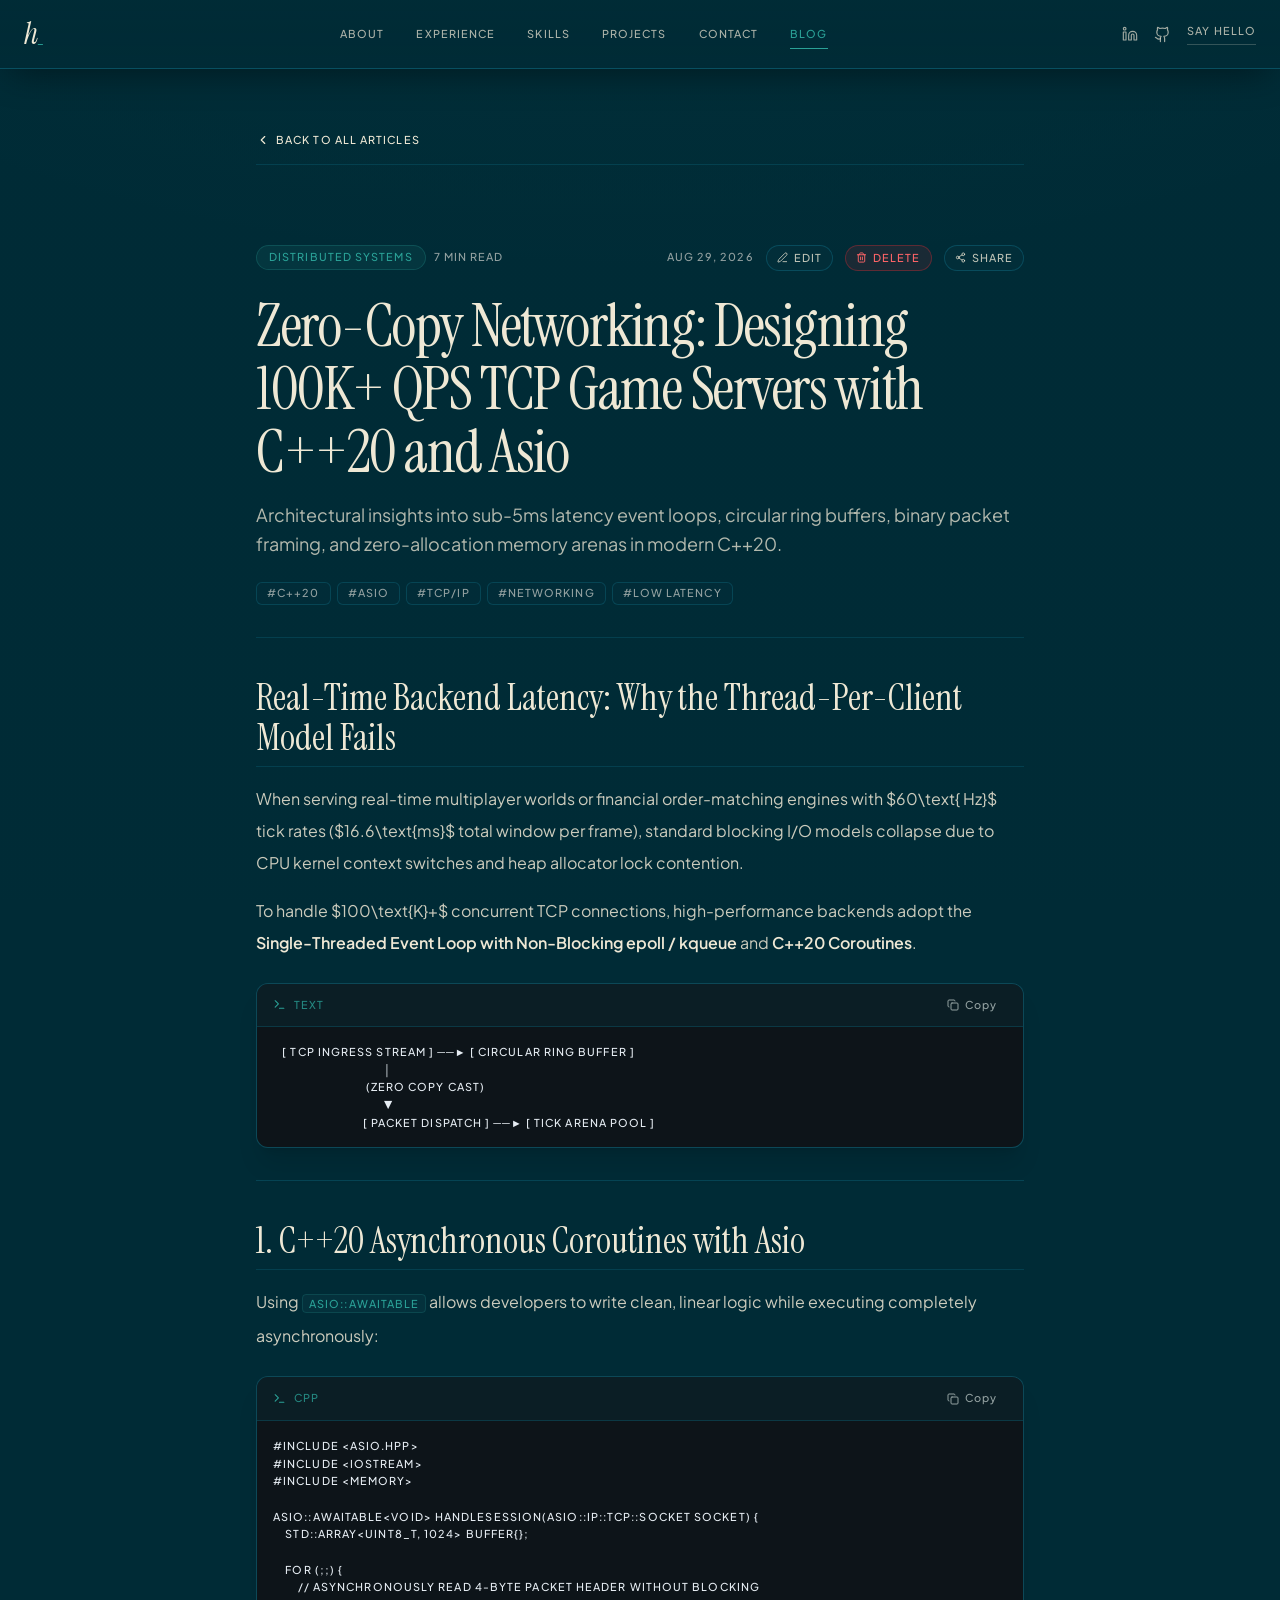
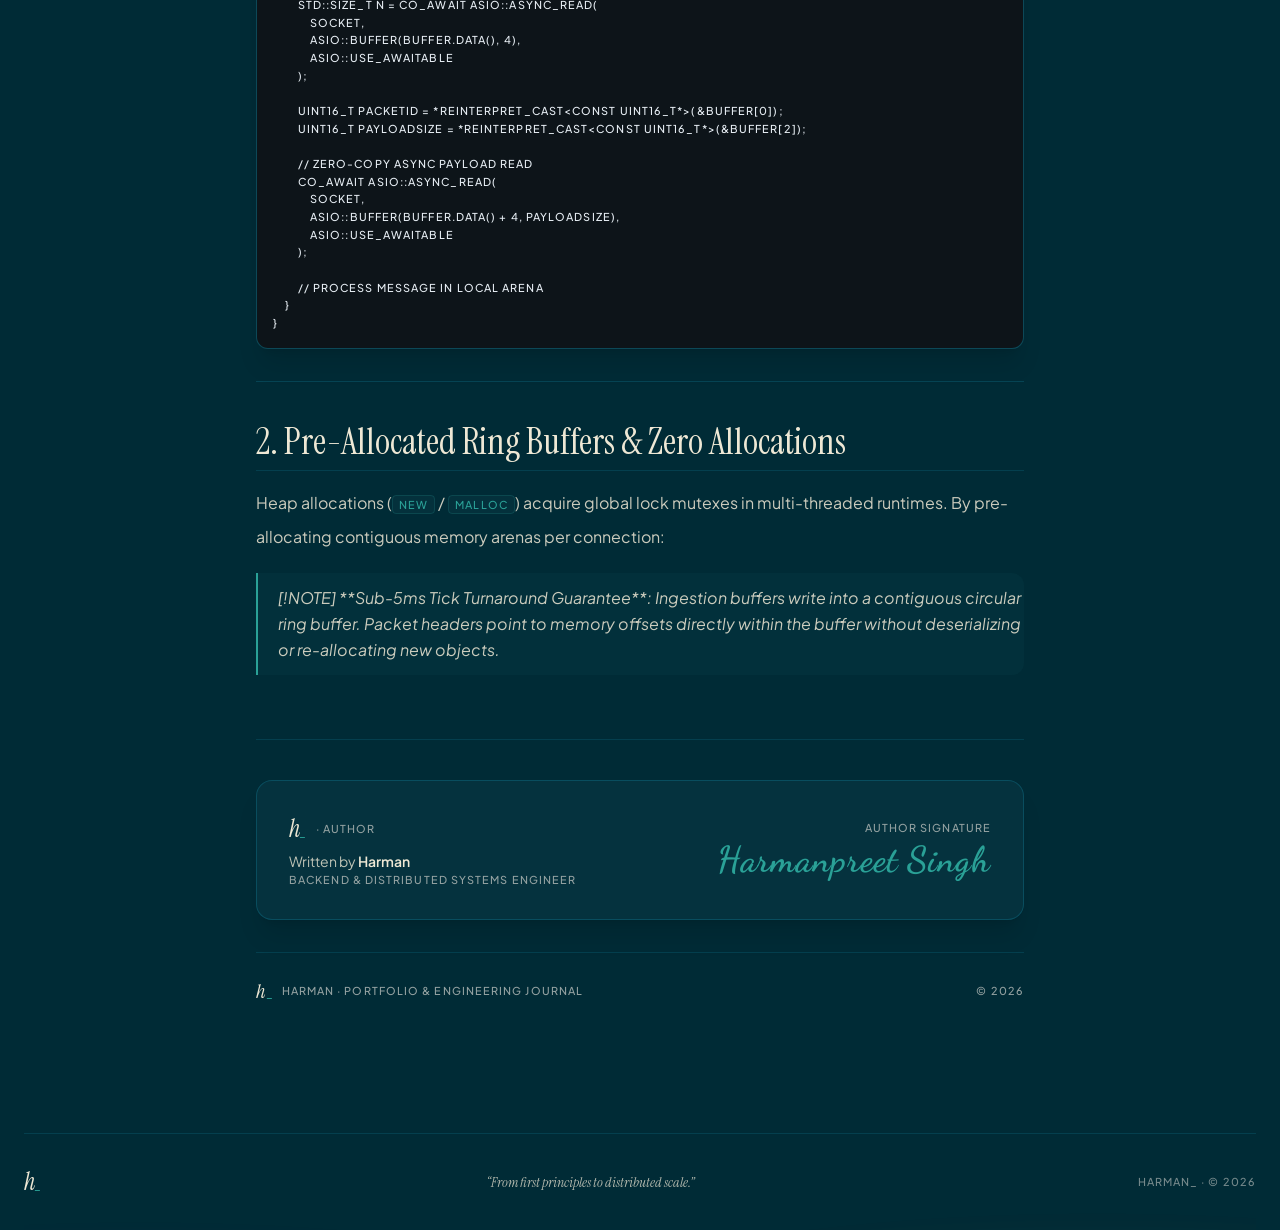
<file: blog/zero-copy-networking-tcp-game-servers-cpp-asio.html>
<!DOCTYPE html><html lang="en" data-accent="luxe" class="plus_jakarta_sans_b071514f-module__EKRmmW__variable instrument_serif_918be5a8-module__YM44Yq__variable dark h-full scroll-smooth antialiased"><head><meta charSet="utf-8"/><meta name="viewport" content="width=device-width, initial-scale=1"/><link rel="preload" href="/_next/static/media/7ebf22b5a21034f8-s.p.10_7676vm7pyy.woff2" as="font" crossorigin="" type="font/woff2"/><link rel="preload" href="/_next/static/media/e41d5df559864f9e-s.p.0gq7fw9.sy_5..woff2" as="font" crossorigin="" type="font/woff2"/><link rel="preload" href="/_next/static/media/fba5a26ea33df6a3-s.p.0eehd8tgys7nv.woff2" as="font" crossorigin="" type="font/woff2"/><link rel="stylesheet" href="/_next/static/chunks/0.-av6ncvrga_.css" data-precedence="next"/><link rel="preload" as="script" fetchPriority="low" href="/_next/static/chunks/0bzupvr5gt3k9.js"/><script src="/_next/static/chunks/0alvpq3z_c2r_.js" async=""></script><script src="/_next/static/chunks/16g.ca89g7fib.js" async=""></script><script src="/_next/static/chunks/turbopack-17omxz1tb6tb6.js" async=""></script><script src="/_next/static/chunks/01xlw8hd842-c.js" async=""></script><script src="/_next/static/chunks/0d3shmwh5_nmn.js" async=""></script><script src="/_next/static/chunks/0-q7oqmznvxx~.js" async=""></script><meta name="next-size-adjust" content=""/><title>Harman&#x27;s Portfolio</title><meta name="description" content="Portfolio of Harman — CS student at University of Alberta. Backend Engineering, Distributed Systems, and Generative AI."/><link rel="icon" href="/assets/favicon.svg"/><script src="/_next/static/chunks/03~yq9q893hmn.js" noModule=""></script></head><body class="min-h-dvh flex flex-col font-sans bg-background text-foreground"><div hidden=""><!--$--><!--/$--></div><div class="pointer-events-none fixed inset-0 overflow-hidden -z-10" aria-hidden="true"><div class="absolute inset-0 bg-background"></div><div class="absolute inset-0 bg-[radial-gradient(ellipse_80%_50%_at_50%_-20%,var(--accent-glow),transparent)] opacity-45"></div><div class="absolute inset-0 bg-gradient-to-b from-background/70 via-background/50 to-background/85"></div></div><header id="top" class="site-header"><div class="page-wrap nav-shell flex items-center justify-between"><a class="brand-lockup group inline-flex items-center text-[hsl(var(--foreground))] cursor-pointer" aria-label="Home page - Back to top" href="/"><span class="serif text-2xl md:text-3xl font-normal italic tracking-tight transition-transform duration-300 group-hover:scale-105">h<span class="text-primary not-italic font-mono transition-opacity group-hover:opacity-80">_</span></span></a><nav aria-label="Primary navigation" class="hidden items-center gap-8 md:flex"><a class="nav-link mono " href="/#about">About</a><a class="nav-link mono " href="/#experience">Experience</a><a class="nav-link mono " href="/#skills">Skills</a><a class="nav-link mono " href="/#projects">Projects</a><a class="nav-link mono " href="/#contact">Contact</a><a class="nav-link mono is-active" href="/blog">Blog</a></nav><div class="hidden items-center gap-4 md:flex"><a href="https://www.linkedin.com/in/harmanp01" target="_blank" rel="noreferrer" aria-label="LinkedIn" class="social-link"><svg xmlns="http://www.w3.org/2000/svg" width="16" height="16" viewBox="0 0 24 24" fill="none" stroke="currentColor" stroke-width="1.7" stroke-linecap="round" stroke-linejoin="round" class="lucide lucide-linkedin" aria-hidden="true"><path d="M16 8a6 6 0 0 1 6 6v7h-4v-7a2 2 0 0 0-2-2 2 2 0 0 0-2 2v7h-4v-7a6 6 0 0 1 6-6z"></path><rect width="4" height="12" x="2" y="9"></rect><circle cx="4" cy="4" r="2"></circle></svg></a><a href="https://github.com/harmanD-MAX" target="_blank" rel="noreferrer" aria-label="GitHub" class="social-link"><svg xmlns="http://www.w3.org/2000/svg" width="17" height="17" viewBox="0 0 24 24" fill="none" stroke="currentColor" stroke-width="1.7" stroke-linecap="round" stroke-linejoin="round" class="lucide lucide-github" aria-hidden="true"><path d="M15 22v-4a4.8 4.8 0 0 0-1-3.5c3 0 6-2 6-5.5.08-1.25-.27-2.48-1-3.5.28-1.15.28-2.35 0-3.5 0 0-1 0-3 1.5-2.64-.5-5.36-.5-8 0C6 2 5 2 5 2c-.3 1.15-.3 2.35 0 3.5A5.403 5.403 0 0 0 4 9c0 3.5 3 5.5 6 5.5-.39.49-.68 1.05-.85 1.65-.17.6-.22 1.23-.15 1.85v4"></path><path d="M9 18c-4.51 2-5-2-7-2"></path></svg></a><a href="mailto:harmanbofficial@gmail.com" class="mono say-hello">Say hello</a></div><button type="button" aria-label="Open menu" aria-expanded="false" class="mobile-menu-button md:hidden cursor-pointer"><svg xmlns="http://www.w3.org/2000/svg" width="17" height="17" viewBox="0 0 24 24" fill="none" stroke="currentColor" stroke-width="2" stroke-linecap="round" stroke-linejoin="round" class="lucide lucide-menu" aria-hidden="true"><path d="M4 5h16"></path><path d="M4 12h16"></path><path d="M4 19h16"></path></svg></button></div></header><main class="relative z-10 flex min-h-dvh flex-col"><div class="page-wrap py-10 md:py-16"><div class="mx-auto max-w-3xl flex items-center justify-between border-b border-border/40 pb-4 mb-4"><a class="mono inline-flex items-center gap-1.5 text-xs text-muted-foreground hover:text-foreground transition-colors cursor-pointer" href="/blog"><svg xmlns="http://www.w3.org/2000/svg" width="14" height="14" viewBox="0 0 24 24" fill="none" stroke="currentColor" stroke-width="2" stroke-linecap="round" stroke-linejoin="round" class="lucide lucide-chevron-left" aria-hidden="true"><path d="m15 18-6-6 6-6"></path></svg><span>Back to all articles</span></a></div><article class="mx-auto max-w-3xl py-12 md:py-16"><div class="mb-8 border-b border-border/40 pb-8"><div class="flex flex-wrap items-center justify-between gap-3"><div class="flex items-center gap-2"><span class="mono text-xs text-primary font-semibold tracking-wider uppercase px-3 py-1 rounded-full bg-primary/10 border border-primary/25">Distributed Systems</span><span class="mono text-xs text-muted-foreground">7 min read</span></div><div class="flex items-center gap-3"><span class="mono text-xs text-muted-foreground">Aug 29, 2026</span><button type="button" class="inline-flex items-center gap-1.5 mono text-[0.65rem] px-2.5 py-1 rounded-full border border-border/60 bg-secondary/30 text-foreground/80 hover:text-primary hover:border-primary transition-all cursor-pointer" title="Author Edit"><svg xmlns="http://www.w3.org/2000/svg" width="11" height="11" viewBox="0 0 24 24" fill="none" stroke="currentColor" stroke-width="2" stroke-linecap="round" stroke-linejoin="round" class="lucide lucide-pen-line" aria-hidden="true"><path d="M13 21h8"></path><path d="M21.174 6.812a1 1 0 0 0-3.986-3.987L3.842 16.174a2 2 0 0 0-.5.83l-1.321 4.352a.5.5 0 0 0 .623.622l4.353-1.32a2 2 0 0 0 .83-.497z"></path></svg><span>Edit</span></button><button type="button" class="inline-flex items-center gap-1.5 mono text-[0.65rem] px-2.5 py-1 rounded-full border border-red-500/30 bg-red-500/10 text-red-400 hover:bg-red-500/20 transition-all cursor-pointer" title="Author Delete"><svg xmlns="http://www.w3.org/2000/svg" width="11" height="11" viewBox="0 0 24 24" fill="none" stroke="currentColor" stroke-width="2" stroke-linecap="round" stroke-linejoin="round" class="lucide lucide-trash2 lucide-trash-2" aria-hidden="true"><path d="M10 11v6"></path><path d="M14 11v6"></path><path d="M19 6v14a2 2 0 0 1-2 2H7a2 2 0 0 1-2-2V6"></path><path d="M3 6h18"></path><path d="M8 6V4a2 2 0 0 1 2-2h4a2 2 0 0 1 2 2v2"></path></svg><span>Delete</span></button><button type="button" class="inline-flex items-center gap-1.5 mono text-[0.65rem] px-2.5 py-1 rounded-full border border-border/60 bg-secondary/30 text-foreground/80 hover:text-primary hover:border-primary transition-all cursor-pointer"><svg xmlns="http://www.w3.org/2000/svg" width="11" height="11" viewBox="0 0 24 24" fill="none" stroke="currentColor" stroke-width="2" stroke-linecap="round" stroke-linejoin="round" class="lucide lucide-share2 lucide-share-2" aria-hidden="true"><circle cx="18" cy="5" r="3"></circle><circle cx="6" cy="12" r="3"></circle><circle cx="18" cy="19" r="3"></circle><line x1="8.59" x2="15.42" y1="13.51" y2="17.49"></line><line x1="15.41" x2="8.59" y1="6.51" y2="10.49"></line></svg><span>Share</span></button></div></div><h1 class="serif text-4xl sm:text-5xl md:text-6xl font-normal tracking-tight text-foreground mt-6 leading-[1.05]">Zero-Copy Networking: Designing 100K+ QPS TCP Game Servers with C++20 and Asio</h1><p class="mt-4 text-base md:text-lg leading-relaxed text-foreground/75 font-sans font-normal">Architectural insights into sub-5ms latency event loops, circular ring buffers, binary packet framing, and zero-allocation memory arenas in modern C++20.</p><div class="flex flex-wrap gap-1.5 mt-6"><span class="mono text-[0.62rem] px-2.5 py-0.5 rounded-md border border-border/50 bg-secondary/20 text-muted-foreground">#<!-- -->C++20</span><span class="mono text-[0.62rem] px-2.5 py-0.5 rounded-md border border-border/50 bg-secondary/20 text-muted-foreground">#<!-- -->Asio</span><span class="mono text-[0.62rem] px-2.5 py-0.5 rounded-md border border-border/50 bg-secondary/20 text-muted-foreground">#<!-- -->TCP/IP</span><span class="mono text-[0.62rem] px-2.5 py-0.5 rounded-md border border-border/50 bg-secondary/20 text-muted-foreground">#<!-- -->Networking</span><span class="mono text-[0.62rem] px-2.5 py-0.5 rounded-md border border-border/50 bg-secondary/20 text-muted-foreground">#<!-- -->Low Latency</span></div></div><div class="article-body max-w-none"><h2 class="serif text-3xl md:text-4xl font-normal text-foreground mt-10 mb-4 pb-2 border-b border-border/40">Real-Time Backend Latency: Why the Thread-Per-Client Model Fails</h2><p class="text-sm md:text-base leading-7 md:leading-8 text-foreground/85 font-sans my-4 font-normal">When serving real-time multiplayer worlds or financial order-matching engines with $60\text{ Hz}$ tick rates ($16.6\text{ms}$ total window per frame), standard blocking I/O models collapse due to CPU kernel context switches and heap allocator lock contention.</p><p class="text-sm md:text-base leading-7 md:leading-8 text-foreground/85 font-sans my-4 font-normal">To handle $100\text{K}+$ concurrent TCP connections, high-performance backends adopt the <strong class="font-semibold text-foreground">Single-Threaded Event Loop with Non-Blocking epoll / kqueue</strong> and <strong class="font-semibold text-foreground">C++20 Coroutines</strong>.</p><div class="relative my-6 overflow-hidden rounded-xl border border-border/70 bg-[#0d1419] font-mono text-xs shadow-xl"><div class="flex items-center justify-between border-b border-border/40 bg-secondary/30 px-4 py-2.5"><div class="flex items-center gap-2 text-muted-foreground"><svg xmlns="http://www.w3.org/2000/svg" width="13" height="13" viewBox="0 0 24 24" fill="none" stroke="currentColor" stroke-width="2" stroke-linecap="round" stroke-linejoin="round" class="lucide lucide-terminal text-primary" aria-hidden="true"><path d="M12 19h8"></path><path d="m4 17 6-6-6-6"></path></svg><span class="mono text-[0.62rem] uppercase tracking-wider text-primary/80 font-medium">text</span></div><button type="button" class="inline-flex items-center gap-1.5 rounded-md px-2.5 py-1 text-[0.65rem] text-muted-foreground transition-colors hover:bg-muted/40 hover:text-foreground cursor-pointer" title="Copy code"><svg xmlns="http://www.w3.org/2000/svg" width="12" height="12" viewBox="0 0 24 24" fill="none" stroke="currentColor" stroke-width="2" stroke-linecap="round" stroke-linejoin="round" class="lucide lucide-copy" aria-hidden="true"><rect width="14" height="14" x="8" y="8" rx="2" ry="2"></rect><path d="M4 16c-1.1 0-2-.9-2-2V4c0-1.1.9-2 2-2h10c1.1 0 2 .9 2 2"></path></svg><span>Copy</span></button></div><pre class="overflow-x-auto p-4 text-[0.78rem] leading-relaxed text-[#e6edf3]"><code>   [ TCP Ingress Stream ] ──► [ Circular Ring Buffer ]
                                    │
                              (Zero Copy Cast)
                                    ▼
                             [ Packet Dispatch ] ──► [ Tick Arena Pool ]</code></pre></div><hr class="my-8 border-t border-border/50"/><h2 class="serif text-3xl md:text-4xl font-normal text-foreground mt-10 mb-4 pb-2 border-b border-border/40">1. C++20 Asynchronous Coroutines with Asio</h2><p class="text-sm md:text-base leading-7 md:leading-8 text-foreground/85 font-sans my-4 font-normal">Using <code class="mono px-1.5 py-0.5 rounded bg-secondary/60 text-primary border border-primary/20 text-[0.72rem]">asio::awaitable<void></code> allows developers to write clean, linear logic while executing completely asynchronously:</p><div class="relative my-6 overflow-hidden rounded-xl border border-border/70 bg-[#0d1419] font-mono text-xs shadow-xl"><div class="flex items-center justify-between border-b border-border/40 bg-secondary/30 px-4 py-2.5"><div class="flex items-center gap-2 text-muted-foreground"><svg xmlns="http://www.w3.org/2000/svg" width="13" height="13" viewBox="0 0 24 24" fill="none" stroke="currentColor" stroke-width="2" stroke-linecap="round" stroke-linejoin="round" class="lucide lucide-terminal text-primary" aria-hidden="true"><path d="M12 19h8"></path><path d="m4 17 6-6-6-6"></path></svg><span class="mono text-[0.62rem] uppercase tracking-wider text-primary/80 font-medium">cpp</span></div><button type="button" class="inline-flex items-center gap-1.5 rounded-md px-2.5 py-1 text-[0.65rem] text-muted-foreground transition-colors hover:bg-muted/40 hover:text-foreground cursor-pointer" title="Copy code"><svg xmlns="http://www.w3.org/2000/svg" width="12" height="12" viewBox="0 0 24 24" fill="none" stroke="currentColor" stroke-width="2" stroke-linecap="round" stroke-linejoin="round" class="lucide lucide-copy" aria-hidden="true"><rect width="14" height="14" x="8" y="8" rx="2" ry="2"></rect><path d="M4 16c-1.1 0-2-.9-2-2V4c0-1.1.9-2 2-2h10c1.1 0 2 .9 2 2"></path></svg><span>Copy</span></button></div><pre class="overflow-x-auto p-4 text-[0.78rem] leading-relaxed text-[#e6edf3]"><code>#include &lt;asio.hpp&gt;
#include &lt;iostream&gt;
#include &lt;memory&gt;

asio::awaitable&lt;void&gt; handleSession(asio::ip::tcp::socket socket) {
    std::array&lt;uint8_t, 1024&gt; buffer{};
    
    for (;;) {
        // Asynchronously read 4-byte packet header without blocking
        std::size_t n = co_await asio::async_read(
            socket,
            asio::buffer(buffer.data(), 4),
            asio::use_awaitable
        );

        uint16_t packetId = *reinterpret_cast&lt;const uint16_t*&gt;(&amp;buffer[0]);
        uint16_t payloadSize = *reinterpret_cast&lt;const uint16_t*&gt;(&amp;buffer[2]);

        // Zero-copy async payload read
        co_await asio::async_read(
            socket,
            asio::buffer(buffer.data() + 4, payloadSize),
            asio::use_awaitable
        );

        // Process message in local arena
    }
}</code></pre></div><hr class="my-8 border-t border-border/50"/><h2 class="serif text-3xl md:text-4xl font-normal text-foreground mt-10 mb-4 pb-2 border-b border-border/40">2. Pre-Allocated Ring Buffers &amp; Zero Allocations</h2><p class="text-sm md:text-base leading-7 md:leading-8 text-foreground/85 font-sans my-4 font-normal">Heap allocations (<code class="mono px-1.5 py-0.5 rounded bg-secondary/60 text-primary border border-primary/20 text-[0.72rem]">new</code> / <code class="mono px-1.5 py-0.5 rounded bg-secondary/60 text-primary border border-primary/20 text-[0.72rem]">malloc</code>) acquire global lock mutexes in multi-threaded runtimes. By pre-allocating contiguous memory arenas per connection:</p><blockquote class="my-5 border-l-2 border-primary pl-5 italic text-foreground/85 font-sans leading-relaxed text-sm md:text-base bg-primary/5 py-3 rounded-r-xl">[!NOTE]
**Sub-5ms Tick Turnaround Guarantee**:
Ingestion buffers write into a contiguous circular ring buffer. Packet headers point to memory offsets directly within the buffer without deserializing or re-allocating new objects.</blockquote></div><div class="mt-16 border-t border-border/40 pt-10"><div class="rounded-2xl border border-border/60 bg-[hsl(var(--card)/.75)] p-6 md:p-8 backdrop-blur-xl shadow-xl flex flex-col md:flex-row items-start md:items-center justify-between gap-6"><div><div class="flex items-center gap-2 mb-1.5"><span class="serif text-2xl font-normal italic tracking-tight text-foreground">h<span class="text-primary not-italic font-mono">_</span></span><span class="mono text-xs text-muted-foreground">· Author</span></div><p class="text-sm text-foreground/80 font-sans">Written by <strong class="font-semibold text-foreground">Harman</strong></p><p class="mono text-xs text-muted-foreground mt-0.5">Backend &amp; Distributed Systems Engineer</p></div><div class="flex flex-col items-start md:items-end"><span class="mono text-[0.58rem] text-muted-foreground uppercase tracking-widest block mb-1">Author Signature</span><div class="font-cursive text-4xl text-primary font-bold tracking-wide select-none">Harmanpreet Singh</div></div></div><div class="mt-8 flex items-center justify-between border-t border-border/40 pt-6"><div class="flex items-center gap-2"><span class="serif text-xl font-normal italic tracking-tight text-foreground">h<span class="text-primary not-italic font-mono">_</span></span><span class="mono text-[0.65rem] text-muted-foreground">Harman · Portfolio &amp; Engineering Journal</span></div><span class="mono text-[0.62rem] text-muted-foreground">© <!-- -->2026</span></div></div></article></div><footer class="page-wrap site-footer flex flex-col justify-between gap-4 border-t border-border/40 py-8 md:flex-row md:items-center mt-auto"><div class="flex items-center"><span class="serif text-2xl font-normal italic tracking-tight text-foreground">h<span class="text-primary not-italic font-mono">_</span></span></div><p class="serif italic text-sm text-foreground/75 text-center">“From first principles to distributed scale.”</p><span class="mono text-[0.68rem] text-muted-foreground/80 md:text-right">harman_ · © <!-- -->2026</span></footer></main><!--$--><!--/$--><script src="/_next/static/chunks/0bzupvr5gt3k9.js" id="_R_" async=""></script><script>(self.__next_f=self.__next_f||[]).push([0])</script><script>self.__next_f.push([1,"1:\"$Sreact.fragment\"\n2:I[39756,[\"/_next/static/chunks/01xlw8hd842-c.js\",\"/_next/static/chunks/0d3shmwh5_nmn.js\"],\"default\"]\n3:I[37457,[\"/_next/static/chunks/01xlw8hd842-c.js\",\"/_next/static/chunks/0d3shmwh5_nmn.js\"],\"default\"]\n5:I[97367,[\"/_next/static/chunks/01xlw8hd842-c.js\",\"/_next/static/chunks/0d3shmwh5_nmn.js\"],\"OutletBoundary\"]\n6:\"$Sreact.suspense\"\n9:I[97367,[\"/_next/static/chunks/01xlw8hd842-c.js\",\"/_next/static/chunks/0d3shmwh5_nmn.js\"],\"ViewportBoundary\"]\nb:I[97367,[\"/_next/static/chunks/01xlw8hd842-c.js\",\"/_next/static/chunks/0d3shmwh5_nmn.js\"],\"MetadataBoundary\"]\nd:I[68027,[\"/_next/static/chunks/01xlw8hd842-c.js\",\"/_next/static/chunks/0d3shmwh5_nmn.js\"],\"default\",1]\n:HL[\"/_next/static/chunks/0.-av6ncvrga_.css\",\"style\"]\n:HL[\"/_next/static/media/7ebf22b5a21034f8-s.p.10_7676vm7pyy.woff2\",\"font\",{\"crossOrigin\":\"\",\"type\":\"font/woff2\"}]\n:HL[\"/_next/static/media/e41d5df559864f9e-s.p.0gq7fw9.sy_5..woff2\",\"font\",{\"crossOrigin\":\"\",\"type\":\"font/woff2\"}]\n:HL[\"/_next/static/media/fba5a26ea33df6a3-s.p.0eehd8tgys7nv.woff2\",\"font\",{\"crossOrigin\":\"\",\"type\":\"font/woff2\"}]\n"])</script><script>self.__next_f.push([1,"0:{\"P\":null,\"c\":[\"\",\"blog\",\"zero-copy-networking-tcp-game-servers-cpp-asio\"],\"q\":\"\",\"i\":false,\"f\":[[[\"\",{\"children\":[\"blog\",{\"children\":[[\"slug\",\"zero-copy-networking-tcp-game-servers-cpp-asio\",\"d\",null],{\"children\":[\"__PAGE__\",{}]}]}]},\"$undefined\",\"$undefined\",16],[[\"$\",\"$1\",\"c\",{\"children\":[[[\"$\",\"link\",\"0\",{\"rel\":\"stylesheet\",\"href\":\"/_next/static/chunks/0.-av6ncvrga_.css\",\"precedence\":\"next\",\"crossOrigin\":\"$undefined\",\"nonce\":\"$undefined\"}],[\"$\",\"script\",\"script-0\",{\"src\":\"/_next/static/chunks/01xlw8hd842-c.js\",\"async\":true,\"nonce\":\"$undefined\"}],[\"$\",\"script\",\"script-1\",{\"src\":\"/_next/static/chunks/0d3shmwh5_nmn.js\",\"async\":true,\"nonce\":\"$undefined\"}]],[\"$\",\"html\",null,{\"lang\":\"en\",\"data-accent\":\"luxe\",\"suppressHydrationWarning\":true,\"className\":\"plus_jakarta_sans_b071514f-module__EKRmmW__variable instrument_serif_918be5a8-module__YM44Yq__variable dark h-full scroll-smooth antialiased\",\"children\":[\"$\",\"body\",null,{\"suppressHydrationWarning\":true,\"className\":\"min-h-dvh flex flex-col font-sans bg-background text-foreground\",\"children\":[\"$\",\"$L2\",null,{\"parallelRouterKey\":\"children\",\"error\":\"$undefined\",\"errorStyles\":\"$undefined\",\"errorScripts\":\"$undefined\",\"template\":[\"$\",\"$L3\",null,{}],\"templateStyles\":\"$undefined\",\"templateScripts\":\"$undefined\",\"notFound\":[[[\"$\",\"title\",null,{\"children\":\"404: This page could not be found.\"}],[\"$\",\"div\",null,{\"style\":{\"fontFamily\":\"system-ui,\\\"Segoe UI\\\",Roboto,Helvetica,Arial,sans-serif,\\\"Apple Color Emoji\\\",\\\"Segoe UI Emoji\\\"\",\"height\":\"100vh\",\"textAlign\":\"center\",\"display\":\"flex\",\"flexDirection\":\"column\",\"alignItems\":\"center\",\"justifyContent\":\"center\"},\"children\":[\"$\",\"div\",null,{\"children\":[[\"$\",\"style\",null,{\"dangerouslySetInnerHTML\":{\"__html\":\"body{color:#000;background:#fff;margin:0}.next-error-h1{border-right:1px solid rgba(0,0,0,.3)}@media (prefers-color-scheme:dark){body{color:#fff;background:#000}.next-error-h1{border-right:1px solid rgba(255,255,255,.3)}}\"}}],[\"$\",\"h1\",null,{\"className\":\"next-error-h1\",\"style\":{\"display\":\"inline-block\",\"margin\":\"0 20px 0 0\",\"padding\":\"0 23px 0 0\",\"fontSize\":24,\"fontWeight\":500,\"verticalAlign\":\"top\",\"lineHeight\":\"49px\"},\"children\":404}],[\"$\",\"div\",null,{\"style\":{\"display\":\"inline-block\"},\"children\":[\"$\",\"h2\",null,{\"style\":{\"fontSize\":14,\"fontWeight\":400,\"lineHeight\":\"49px\",\"margin\":0},\"children\":\"This page could not be found.\"}]}]]}]}]],[]],\"forbidden\":\"$undefined\",\"unauthorized\":\"$undefined\"}]}]}]]}],{\"children\":[[\"$\",\"$1\",\"c\",{\"children\":[null,[\"$\",\"$L2\",null,{\"parallelRouterKey\":\"children\",\"error\":\"$undefined\",\"errorStyles\":\"$undefined\",\"errorScripts\":\"$undefined\",\"template\":[\"$\",\"$L3\",null,{}],\"templateStyles\":\"$undefined\",\"templateScripts\":\"$undefined\",\"notFound\":\"$undefined\",\"forbidden\":\"$undefined\",\"unauthorized\":\"$undefined\"}]]}],{\"children\":[[\"$\",\"$1\",\"c\",{\"children\":[null,[\"$\",\"$L2\",null,{\"parallelRouterKey\":\"children\",\"error\":\"$undefined\",\"errorStyles\":\"$undefined\",\"errorScripts\":\"$undefined\",\"template\":[\"$\",\"$L3\",null,{}],\"templateStyles\":\"$undefined\",\"templateScripts\":\"$undefined\",\"notFound\":\"$undefined\",\"forbidden\":\"$undefined\",\"unauthorized\":\"$undefined\"}]]}],{\"children\":[[\"$\",\"$1\",\"c\",{\"children\":[\"$L4\",[[\"$\",\"script\",\"script-0\",{\"src\":\"/_next/static/chunks/0-q7oqmznvxx~.js\",\"async\":true,\"nonce\":\"$undefined\"}]],[\"$\",\"$L5\",null,{\"children\":[\"$\",\"$6\",null,{\"name\":\"Next.MetadataOutlet\",\"children\":\"$@7\"}]}]]}],{},null,false,null]},null,false,\"$@8\"]},null,false,\"$@8\"]},null,false,null],[\"$\",\"$1\",\"h\",{\"children\":[null,[\"$\",\"$L9\",null,{\"children\":\"$La\"}],[\"$\",\"div\",null,{\"hidden\":true,\"children\":[\"$\",\"$Lb\",null,{\"children\":[\"$\",\"$6\",null,{\"name\":\"Next.Metadata\",\"children\":\"$Lc\"}]}]}],[\"$\",\"meta\",null,{\"name\":\"next-size-adjust\",\"content\":\"\"}]]}],false]],\"m\":\"$undefined\",\"G\":[\"$d\",[[\"$\",\"link\",\"0\",{\"rel\":\"stylesheet\",\"href\":\"/_next/static/chunks/0.-av6ncvrga_.css\",\"precedence\":\"next\",\"crossOrigin\":\"$undefined\",\"nonce\":\"$undefined\"}]]],\"S\":true,\"h\":null,\"s\":\"$undefined\",\"l\":\"$undefined\",\"p\":\"$undefined\",\"d\":\"$undefined\",\"b\":\"2vgM34H50mBIk6W_E22hn\"}\n"])</script><script>self.__next_f.push([1,"e:[]\n8:\"$We\"\n"])</script><script>self.__next_f.push([1,"a:[[\"$\",\"meta\",\"0\",{\"charSet\":\"utf-8\"}],[\"$\",\"meta\",\"1\",{\"name\":\"viewport\",\"content\":\"width=device-width, initial-scale=1\"}]]\n"])</script><script>self.__next_f.push([1,"f:I[27201,[\"/_next/static/chunks/01xlw8hd842-c.js\",\"/_next/static/chunks/0d3shmwh5_nmn.js\"],\"IconMark\"]\n7:null\nc:[[\"$\",\"title\",\"0\",{\"children\":\"Harman's Portfolio\"}],[\"$\",\"meta\",\"1\",{\"name\":\"description\",\"content\":\"Portfolio of Harman — CS student at University of Alberta. Backend Engineering, Distributed Systems, and Generative AI.\"}],[\"$\",\"link\",\"2\",{\"rel\":\"icon\",\"href\":\"/assets/favicon.svg\"}],[\"$\",\"$Lf\",\"3\",{}]]\n"])</script><script>self.__next_f.push([1,"10:I[5353,[\"/_next/static/chunks/01xlw8hd842-c.js\",\"/_next/static/chunks/0d3shmwh5_nmn.js\",\"/_next/static/chunks/0-q7oqmznvxx~.js\"],\"SiteNavbar\"]\n11:I[22016,[\"/_next/static/chunks/01xlw8hd842-c.js\",\"/_next/static/chunks/0d3shmwh5_nmn.js\",\"/_next/static/chunks/0-q7oqmznvxx~.js\"],\"\"]\n12:I[6605,[\"/_next/static/chunks/01xlw8hd842-c.js\",\"/_next/static/chunks/0d3shmwh5_nmn.js\",\"/_next/static/chunks/0-q7oqmznvxx~.js\"],\"BlogArticleView\"]\n13:T8bd,"])</script><script>self.__next_f.push([1,"## Real-Time Backend Latency: Why the Thread-Per-Client Model Fails\n\nWhen serving real-time multiplayer worlds or financial order-matching engines with $60\\text{ Hz}$ tick rates ($16.6\\text{ms}$ total window per frame), standard blocking I/O models collapse due to CPU kernel context switches and heap allocator lock contention.\n\nTo handle $100\\text{K}+$ concurrent TCP connections, high-performance backends adopt the **Single-Threaded Event Loop with Non-Blocking epoll / kqueue** and **C++20 Coroutines**.\n\n```text\n   [ TCP Ingress Stream ] ──► [ Circular Ring Buffer ]\n                                    │\n                              (Zero Copy Cast)\n                                    ▼\n                             [ Packet Dispatch ] ──► [ Tick Arena Pool ]\n```\n\n---\n\n## 1. C++20 Asynchronous Coroutines with Asio\n\nUsing `asio::awaitable\u003cvoid\u003e` allows developers to write clean, linear logic while executing completely asynchronously:\n\n```cpp\n#include \u003casio.hpp\u003e\n#include \u003ciostream\u003e\n#include \u003cmemory\u003e\n\nasio::awaitable\u003cvoid\u003e handleSession(asio::ip::tcp::socket socket) {\n    std::array\u003cuint8_t, 1024\u003e buffer{};\n    \n    for (;;) {\n        // Asynchronously read 4-byte packet header without blocking\n        std::size_t n = co_await asio::async_read(\n            socket,\n            asio::buffer(buffer.data(), 4),\n            asio::use_awaitable\n        );\n\n        uint16_t packetId = *reinterpret_cast\u003cconst uint16_t*\u003e(\u0026buffer[0]);\n        uint16_t payloadSize = *reinterpret_cast\u003cconst uint16_t*\u003e(\u0026buffer[2]);\n\n        // Zero-copy async payload read\n        co_await asio::async_read(\n            socket,\n            asio::buffer(buffer.data() + 4, payloadSize),\n            asio::use_awaitable\n        );\n\n        // Process message in local arena\n    }\n}\n```\n\n---\n\n## 2. Pre-Allocated Ring Buffers \u0026 Zero Allocations\n\nHeap allocations (`new` / `malloc`) acquire global lock mutexes in multi-threaded runtimes. By pre-allocating contiguous memory arenas per connection:\n\n\u003e [!NOTE]\n\u003e **Sub-5ms Tick Turnaround Guarantee**:\n\u003e Ingestion buffers write into a contiguous circular ring buffer. Packet headers point to memory offsets directly within the buffer without deserializing or re-allocating new objects."])</script><script>self.__next_f.push([1,"4:[[\"$\",\"div\",null,{\"className\":\"pointer-events-none fixed inset-0 overflow-hidden -z-10\",\"aria-hidden\":true,\"children\":[[\"$\",\"div\",null,{\"className\":\"absolute inset-0 bg-background\"}],[\"$\",\"div\",null,{\"className\":\"absolute inset-0 bg-[radial-gradient(ellipse_80%_50%_at_50%_-20%,var(--accent-glow),transparent)] opacity-45\"}],[\"$\",\"div\",null,{\"className\":\"absolute inset-0 bg-gradient-to-b from-background/70 via-background/50 to-background/85\"}]]}],[\"$\",\"$L10\",null,{}],[\"$\",\"main\",null,{\"className\":\"relative z-10 flex min-h-dvh flex-col\",\"children\":[[\"$\",\"div\",null,{\"className\":\"page-wrap py-10 md:py-16\",\"children\":[[\"$\",\"div\",null,{\"className\":\"mx-auto max-w-3xl flex items-center justify-between border-b border-border/40 pb-4 mb-4\",\"children\":[\"$\",\"$L11\",null,{\"href\":\"/blog\",\"className\":\"mono inline-flex items-center gap-1.5 text-xs text-muted-foreground hover:text-foreground transition-colors cursor-pointer\",\"children\":[[\"$\",\"svg\",null,{\"ref\":\"$undefined\",\"xmlns\":\"http://www.w3.org/2000/svg\",\"width\":14,\"height\":14,\"viewBox\":\"0 0 24 24\",\"fill\":\"none\",\"stroke\":\"currentColor\",\"strokeWidth\":2,\"strokeLinecap\":\"round\",\"strokeLinejoin\":\"round\",\"className\":\"lucide lucide-chevron-left\",\"aria-hidden\":\"true\",\"children\":[[\"$\",\"path\",\"1wnfg3\",{\"d\":\"m15 18-6-6 6-6\"}],\"$undefined\"]}],[\"$\",\"span\",null,{\"children\":\"Back to all articles\"}]]}]}],[\"$\",\"$L12\",null,{\"blog\":{\"id\":\"zero-copy-networking-cpp-asio\",\"slug\":\"zero-copy-networking-tcp-game-servers-cpp-asio\",\"title\":\"Zero-Copy Networking: Designing 100K+ QPS TCP Game Servers with C++20 and Asio\",\"excerpt\":\"Architectural insights into sub-5ms latency event loops, circular ring buffers, binary packet framing, and zero-allocation memory arenas in modern C++20.\",\"category\":\"Distributed Systems\",\"tags\":[\"C++20\",\"Asio\",\"TCP/IP\",\"Networking\",\"Low Latency\"],\"readTime\":\"7 min read\",\"publishedAt\":\"Aug 29, 2026\",\"isDraft\":false,\"author\":{\"name\":\"Harman\",\"signature\":\"Harmanpreet Singh\",\"role\":\"Backend \u0026 Distributed Systems Engineer\"},\"content\":\"$13\"}}]]}],\"$L14\"]}]]\n"])</script><script>self.__next_f.push([1,"14:[\"$\",\"footer\",null,{\"className\":\"page-wrap site-footer flex flex-col justify-between gap-4 border-t border-border/40 py-8 md:flex-row md:items-center mt-auto\",\"children\":[[\"$\",\"div\",null,{\"className\":\"flex items-center\",\"children\":[\"$\",\"span\",null,{\"className\":\"serif text-2xl font-normal italic tracking-tight text-foreground\",\"children\":[\"h\",[\"$\",\"span\",null,{\"className\":\"text-primary not-italic font-mono\",\"children\":\"_\"}]]}]}],[\"$\",\"p\",null,{\"className\":\"serif italic text-sm text-foreground/75 text-center\",\"children\":\"“From first principles to distributed scale.”\"}],[\"$\",\"span\",null,{\"className\":\"mono text-[0.68rem] text-muted-foreground/80 md:text-right\",\"children\":[\"harman_ · © \",2026]}]]}]\n"])</script></body></html>
</file>
<file: _next/static/chunks/0.-av6ncvrga_.css>
@import "https://fonts.googleapis.com/css2?family=Dancing+Script:wght@600;700&family=Instrument+Serif:ital@0;1&family=Plus+Jakarta+Sans:wght@400;500;600;700&display=swap";
@font-face{font-family:Plus Jakarta Sans;font-style:normal;font-weight:200 800;font-display:swap;src:url(../media/0b1dc8ddaa74ba49-s.04o39dzmj.ey..woff2)format("woff2");unicode-range:U+460-52F,U+1C80-1C8A,U+20B4,U+2DE0-2DFF,U+A640-A69F,U+FE2E-FE2F}@font-face{font-family:Plus Jakarta Sans;font-style:normal;font-weight:200 800;font-display:swap;src:url(../media/e629b5bc06499d58-s.0b_~8bw~gzh90.woff2)format("woff2");unicode-range:U+102-103,U+110-111,U+128-129,U+168-169,U+1A0-1A1,U+1AF-1B0,U+300-301,U+303-304,U+308-309,U+323,U+329,U+1EA0-1EF9,U+20AB}@font-face{font-family:Plus Jakarta Sans;font-style:normal;font-weight:200 800;font-display:swap;src:url(../media/1a099d89ee94ee96-s.0_qb~~5cn13jl.woff2)format("woff2");unicode-range:U+100-2BA,U+2BD-2C5,U+2C7-2CC,U+2CE-2D7,U+2DD-2FF,U+304,U+308,U+329,U+1D00-1DBF,U+1E00-1E9F,U+1EF2-1EFF,U+2020,U+20A0-20AB,U+20AD-20C0,U+2113,U+2C60-2C7F,U+A720-A7FF}@font-face{font-family:Plus Jakarta Sans;font-style:normal;font-weight:200 800;font-display:swap;src:url(../media/fba5a26ea33df6a3-s.p.0eehd8tgys7nv.woff2)format("woff2");unicode-range:U+??,U+131,U+152-153,U+2BB-2BC,U+2C6,U+2DA,U+2DC,U+304,U+308,U+329,U+2000-206F,U+20AC,U+2122,U+2191,U+2193,U+2212,U+2215,U+FEFF,U+FFFD}@font-face{font-family:Plus Jakarta Sans Fallback;src:local(Arial);ascent-override:98.88%;descent-override:21.15%;line-gap-override:0.0%;size-adjust:104.98%}.plus_jakarta_sans_b071514f-module__EKRmmW__className{font-family:Plus Jakarta Sans,Plus Jakarta Sans Fallback;font-style:normal}.plus_jakarta_sans_b071514f-module__EKRmmW__variable{--app-font-sans:"Plus Jakarta Sans", "Plus Jakarta Sans Fallback"}
@font-face{font-family:Instrument Serif;font-style:italic;font-weight:400;font-display:swap;src:url(../media/fc0a7394b875fa43-s.0y1-r_vehenvp.woff2)format("woff2");unicode-range:U+100-2BA,U+2BD-2C5,U+2C7-2CC,U+2CE-2D7,U+2DD-2FF,U+304,U+308,U+329,U+1D00-1DBF,U+1E00-1E9F,U+1EF2-1EFF,U+2020,U+20A0-20AB,U+20AD-20C0,U+2113,U+2C60-2C7F,U+A720-A7FF}@font-face{font-family:Instrument Serif;font-style:italic;font-weight:400;font-display:swap;src:url(../media/7ebf22b5a21034f8-s.p.10_7676vm7pyy.woff2)format("woff2");unicode-range:U+??,U+131,U+152-153,U+2BB-2BC,U+2C6,U+2DA,U+2DC,U+304,U+308,U+329,U+2000-206F,U+20AC,U+2122,U+2191,U+2193,U+2212,U+2215,U+FEFF,U+FFFD}@font-face{font-family:Instrument Serif;font-style:normal;font-weight:400;font-display:swap;src:url(../media/ccf27e5a7366fb23-s.0hck6o0i8wq3a.woff2)format("woff2");unicode-range:U+100-2BA,U+2BD-2C5,U+2C7-2CC,U+2CE-2D7,U+2DD-2FF,U+304,U+308,U+329,U+1D00-1DBF,U+1E00-1E9F,U+1EF2-1EFF,U+2020,U+20A0-20AB,U+20AD-20C0,U+2113,U+2C60-2C7F,U+A720-A7FF}@font-face{font-family:Instrument Serif;font-style:normal;font-weight:400;font-display:swap;src:url(../media/e41d5df559864f9e-s.p.0gq7fw9.sy_5..woff2)format("woff2");unicode-range:U+??,U+131,U+152-153,U+2BB-2BC,U+2C6,U+2DA,U+2DC,U+304,U+308,U+329,U+2000-206F,U+20AC,U+2122,U+2191,U+2193,U+2212,U+2215,U+FEFF,U+FFFD}@font-face{font-family:Instrument Serif Fallback;src:local(Times New Roman);ascent-override:117.94%;descent-override:36.93%;line-gap-override:0.0%;size-adjust:83.94%}.instrument_serif_918be5a8-module__YM44Yq__className{font-family:Instrument Serif,Instrument Serif Fallback;font-weight:400}.instrument_serif_918be5a8-module__YM44Yq__variable{--app-font-serif:"Instrument Serif", "Instrument Serif Fallback"}
@layer properties{@supports (((-webkit-hyphens:none)) and (not (margin-trim:inline))) or ((-moz-orient:inline) and (not (color:rgb(from red r g b)))){*,:before,:after,::backdrop{--tw-translate-x:0;--tw-translate-y:0;--tw-translate-z:0;--tw-space-y-reverse:0;--tw-border-style:solid;--tw-gradient-position:initial;--tw-gradient-from:#0000;--tw-gradient-via:#0000;--tw-gradient-to:#0000;--tw-gradient-stops:initial;--tw-gradient-via-stops:initial;--tw-gradient-from-position:0%;--tw-gradient-via-position:50%;--tw-gradient-to-position:100%;--tw-leading:initial;--tw-font-weight:initial;--tw-tracking:initial;--tw-shadow:0 0 #0000;--tw-shadow-color:initial;--tw-shadow-alpha:100%;--tw-inset-shadow:0 0 #0000;--tw-inset-shadow-color:initial;--tw-inset-shadow-alpha:100%;--tw-ring-color:initial;--tw-ring-shadow:0 0 #0000;--tw-inset-ring-color:initial;--tw-inset-ring-shadow:0 0 #0000;--tw-ring-inset:initial;--tw-ring-offset-width:0px;--tw-ring-offset-color:#fff;--tw-ring-offset-shadow:0 0 #0000;--tw-outline-style:solid;--tw-blur:initial;--tw-brightness:initial;--tw-contrast:initial;--tw-grayscale:initial;--tw-hue-rotate:initial;--tw-invert:initial;--tw-opacity:initial;--tw-saturate:initial;--tw-sepia:initial;--tw-drop-shadow:initial;--tw-drop-shadow-color:initial;--tw-drop-shadow-alpha:100%;--tw-drop-shadow-size:initial;--tw-backdrop-blur:initial;--tw-backdrop-brightness:initial;--tw-backdrop-contrast:initial;--tw-backdrop-grayscale:initial;--tw-backdrop-hue-rotate:initial;--tw-backdrop-invert:initial;--tw-backdrop-opacity:initial;--tw-backdrop-saturate:initial;--tw-backdrop-sepia:initial;--tw-duration:initial;--tw-ease:initial;--tw-scale-x:1;--tw-scale-y:1;--tw-scale-z:1;--tw-animation-delay:0s;--tw-animation-direction:normal;--tw-animation-duration:initial;--tw-animation-fill-mode:none;--tw-animation-iteration-count:1;--tw-enter-blur:0;--tw-enter-opacity:1;--tw-enter-rotate:0;--tw-enter-scale:1;--tw-enter-translate-x:0;--tw-enter-translate-y:0;--tw-exit-blur:0;--tw-exit-opacity:1;--tw-exit-rotate:0;--tw-exit-scale:1;--tw-exit-translate-x:0;--tw-exit-translate-y:0}}}@layer theme{:root,:host{--color-red-400:#ff6568;--color-red-500:#fb2c36;--color-amber-400:#fcbb00;--color-amber-500:#f99c00;--color-emerald-400:#00d294;--color-black:#000;--color-white:#fff;--spacing:.25rem;--container-xs:20rem;--container-md:28rem;--container-lg:32rem;--container-xl:36rem;--container-2xl:42rem;--container-3xl:48rem;--container-6xl:72rem;--text-xs:.75rem;--text-xs--line-height:calc(1 / .75);--text-sm:.875rem;--text-sm--line-height:calc(1.25 / .875);--text-base:1rem;--text-base--line-height:calc(1.5 / 1);--text-lg:1.125rem;--text-lg--line-height:calc(1.75 / 1.125);--text-xl:1.25rem;--text-xl--line-height:calc(1.75 / 1.25);--text-2xl:1.5rem;--text-2xl--line-height:calc(2 / 1.5);--text-3xl:1.875rem;--text-3xl--line-height:calc(2.25 / 1.875);--text-4xl:2.25rem;--text-4xl--line-height:calc(2.5 / 2.25);--text-5xl:3rem;--text-5xl--line-height:1;--text-6xl:3.75rem;--text-6xl--line-height:1;--text-7xl:4.5rem;--text-7xl--line-height:1;--text-8xl:6rem;--text-8xl--line-height:1;--font-weight-normal:400;--font-weight-medium:500;--font-weight-semibold:600;--font-weight-bold:700;--tracking-tight:-.025em;--tracking-wide:.025em;--tracking-wider:.05em;--tracking-widest:.1em;--leading-tight:1.25;--leading-snug:1.375;--leading-relaxed:1.625;--radius-md:.375rem;--radius-lg:.5rem;--radius-xl:.75rem;--radius-2xl:1rem;--ease-out:cubic-bezier(0, 0, .2, 1);--animate-pulse:pulse 2s cubic-bezier(.4, 0, .6, 1) infinite;--blur-sm:8px;--blur-md:12px;--blur-xl:24px;--blur-2xl:40px;--default-transition-duration:.15s;--default-transition-timing-function:cubic-bezier(.4, 0, .2, 1);--default-font-family:var(--app-font-sans);--default-mono-font-family:var(--app-font-sans)}@supports (color:lab(0% 0 0)){:root,:host{--color-red-400:lab(63.7053% 60.745 31.3109);--color-red-500:lab(55.4814% 75.0732 48.8528);--color-amber-400:lab(80.1641% 16.6016 99.2089);--color-amber-500:lab(72.7183% 31.8672 97.9407);--color-emerald-400:lab(75.0771% -60.7313 19.4147)}}}@layer base{*,:after,:before,::backdrop{box-sizing:border-box;border:0 solid;margin:0;padding:0}::file-selector-button{box-sizing:border-box;border:0 solid;margin:0;padding:0}html,:host{-webkit-text-size-adjust:100%;tab-size:4;line-height:1.5;font-family:var(--default-font-family,ui-sans-serif, system-ui, sans-serif, "Apple Color Emoji", "Segoe UI Emoji", "Segoe UI Symbol", "Noto Color Emoji");font-feature-settings:var(--default-font-feature-settings,normal);font-variation-settings:var(--default-font-variation-settings,normal);-webkit-tap-highlight-color:transparent}hr{height:0;color:inherit;border-top-width:1px}abbr:where([title]){-webkit-text-decoration:underline dotted;text-decoration:underline dotted}h1,h2,h3,h4,h5,h6{font-size:inherit;font-weight:inherit}a{color:inherit;-webkit-text-decoration:inherit;-webkit-text-decoration:inherit;-webkit-text-decoration:inherit;-webkit-text-decoration:inherit;text-decoration:inherit}b,strong{font-weight:bolder}code,kbd,samp,pre{font-family:var(--default-mono-font-family,ui-monospace, SFMono-Regular, Menlo, Monaco, Consolas, "Liberation Mono", "Courier New", monospace);font-feature-settings:var(--default-mono-font-feature-settings,normal);font-variation-settings:var(--default-mono-font-variation-settings,normal);font-size:1em}small{font-size:80%}sub,sup{vertical-align:baseline;font-size:75%;line-height:0;position:relative}sub{bottom:-.25em}sup{top:-.5em}table{text-indent:0;border-color:inherit;border-collapse:collapse}:-moz-focusring{outline:auto}progress{vertical-align:baseline}summary{display:list-item}ol,ul,menu{list-style:none}img,svg,video,canvas,audio,iframe,embed,object{vertical-align:middle;display:block}img,video{max-width:100%;height:auto}button,input,select,optgroup,textarea{font:inherit;font-feature-settings:inherit;font-variation-settings:inherit;letter-spacing:inherit;color:inherit;opacity:1;background-color:#0000;border-radius:0}::file-selector-button{font:inherit;font-feature-settings:inherit;font-variation-settings:inherit;letter-spacing:inherit;color:inherit;opacity:1;background-color:#0000;border-radius:0}:where(select:is([multiple],[size])) optgroup{font-weight:bolder}:where(select:is([multiple],[size])) optgroup option{padding-inline-start:20px}::file-selector-button{margin-inline-end:4px}::placeholder{opacity:1}@supports (not ((-webkit-appearance:-apple-pay-button))) or (contain-intrinsic-size:1px){::placeholder{color:currentColor}@supports (color:color-mix(in lab, red, red)){::placeholder{color:color-mix(in oklab, currentcolor 50%, transparent)}}}textarea{resize:vertical}::-webkit-search-decoration{-webkit-appearance:none}::-webkit-date-and-time-value{min-height:1lh;text-align:inherit}::-webkit-datetime-edit{display:inline-flex}::-webkit-datetime-edit-fields-wrapper{padding:0}::-webkit-datetime-edit{padding-block:0}::-webkit-datetime-edit-year-field{padding-block:0}::-webkit-datetime-edit-month-field{padding-block:0}::-webkit-datetime-edit-day-field{padding-block:0}::-webkit-datetime-edit-hour-field{padding-block:0}::-webkit-datetime-edit-minute-field{padding-block:0}::-webkit-datetime-edit-second-field{padding-block:0}::-webkit-datetime-edit-millisecond-field{padding-block:0}::-webkit-datetime-edit-meridiem-field{padding-block:0}::-webkit-calendar-picker-indicator{line-height:1}:-moz-ui-invalid{box-shadow:none}button,input:where([type=button],[type=reset],[type=submit]){appearance:button}::file-selector-button{appearance:button}::-webkit-inner-spin-button{height:auto}::-webkit-outer-spin-button{height:auto}[hidden]:where(:not([hidden=until-found])){display:none!important}}@layer components;@layer utilities{.\@container\/card-header{container:card-header/inline-size}.pointer-events-none{pointer-events:none}.collapse{visibility:collapse}.absolute{position:absolute}.fixed{position:fixed}.relative{position:relative}.static{position:static}.sticky{position:sticky}.inset-0{inset:calc(var(--spacing) * 0)}.inset-\[1px\]{inset:1px}.inset-\[2px\]{inset:2px}.inset-y-0{inset-block:calc(var(--spacing) * 0)}.start{inset-inline-start:var(--spacing)}.end{inset-inline-end:var(--spacing)}.top-1\/2{top:50%}.top-4{top:calc(var(--spacing) * 4)}.top-20{top:calc(var(--spacing) * 20)}.top-24{top:calc(var(--spacing) * 24)}.top-28{top:calc(var(--spacing) * 28)}.right-4{right:calc(var(--spacing) * 4)}.-left-\[25vw\]{left:-25vw}.left-3\.5{left:calc(var(--spacing) * 3.5)}.-z-10{z-index:calc(10 * -1)}.z-10{z-index:10}.z-30{z-index:30}.z-50{z-index:50}.col-start-2{grid-column-start:2}.row-span-2{grid-row:span 2/span 2}.row-start-1{grid-row-start:1}.container{width:100%}@media (min-width:40rem){.container{max-width:40rem}}@media (min-width:48rem){.container{max-width:48rem}}@media (min-width:64rem){.container{max-width:64rem}}@media (min-width:80rem){.container{max-width:80rem}}@media (min-width:96rem){.container{max-width:96rem}}.mx-1{margin-inline:calc(var(--spacing) * 1)}.mx-auto{margin-inline:auto}.my-1{margin-block:calc(var(--spacing) * 1)}.my-4{margin-block:calc(var(--spacing) * 4)}.my-5{margin-block:calc(var(--spacing) * 5)}.my-6{margin-block:calc(var(--spacing) * 6)}.my-8{margin-block:calc(var(--spacing) * 8)}.mt-0\.5{margin-top:calc(var(--spacing) * .5)}.mt-1{margin-top:calc(var(--spacing) * 1)}.mt-2{margin-top:calc(var(--spacing) * 2)}.mt-2\.5{margin-top:calc(var(--spacing) * 2.5)}.mt-3{margin-top:calc(var(--spacing) * 3)}.mt-4{margin-top:calc(var(--spacing) * 4)}.mt-5{margin-top:calc(var(--spacing) * 5)}.mt-6{margin-top:calc(var(--spacing) * 6)}.mt-7{margin-top:calc(var(--spacing) * 7)}.mt-8{margin-top:calc(var(--spacing) * 8)}.mt-9{margin-top:calc(var(--spacing) * 9)}.mt-10{margin-top:calc(var(--spacing) * 10)}.mt-12{margin-top:calc(var(--spacing) * 12)}.mt-16{margin-top:calc(var(--spacing) * 16)}.mt-auto{margin-top:auto}.mr-1{margin-right:calc(var(--spacing) * 1)}.mb-1{margin-bottom:calc(var(--spacing) * 1)}.mb-1\.5{margin-bottom:calc(var(--spacing) * 1.5)}.mb-2\.5{margin-bottom:calc(var(--spacing) * 2.5)}.mb-3{margin-bottom:calc(var(--spacing) * 3)}.mb-4{margin-bottom:calc(var(--spacing) * 4)}.mb-5{margin-bottom:calc(var(--spacing) * 5)}.mb-6{margin-bottom:calc(var(--spacing) * 6)}.mb-8{margin-bottom:calc(var(--spacing) * 8)}.mb-10{margin-bottom:calc(var(--spacing) * 10)}.mb-12{margin-bottom:calc(var(--spacing) * 12)}.mb-14{margin-bottom:calc(var(--spacing) * 14)}.ml-5{margin-left:calc(var(--spacing) * 5)}.line-clamp-3{-webkit-line-clamp:3;-webkit-box-orient:vertical;display:-webkit-box;overflow:hidden}.block{display:block}.contents{display:contents}.flex{display:flex}.grid{display:grid}.hidden{display:none}.inline{display:inline}.inline-flex{display:inline-flex}.table{display:table}.field-sizing-content{field-sizing:content}.aspect-\[16\/10\]{aspect-ratio:16/10}.size-1{width:calc(var(--spacing) * 1);height:calc(var(--spacing) * 1)}.size-1\.5{width:calc(var(--spacing) * 1.5);height:calc(var(--spacing) * 1.5)}.size-3\.5{width:calc(var(--spacing) * 3.5);height:calc(var(--spacing) * 3.5)}.size-4{width:calc(var(--spacing) * 4);height:calc(var(--spacing) * 4)}.size-5{width:calc(var(--spacing) * 5);height:calc(var(--spacing) * 5)}.size-6{width:calc(var(--spacing) * 6);height:calc(var(--spacing) * 6)}.size-7{width:calc(var(--spacing) * 7);height:calc(var(--spacing) * 7)}.size-8{width:calc(var(--spacing) * 8);height:calc(var(--spacing) * 8)}.size-9{width:calc(var(--spacing) * 9);height:calc(var(--spacing) * 9)}.size-11{width:calc(var(--spacing) * 11);height:calc(var(--spacing) * 11)}.h-4{height:calc(var(--spacing) * 4)}.h-6{height:calc(var(--spacing) * 6)}.h-7{height:calc(var(--spacing) * 7)}.h-8{height:calc(var(--spacing) * 8)}.h-9{height:calc(var(--spacing) * 9)}.h-10{height:calc(var(--spacing) * 10)}.h-11{height:calc(var(--spacing) * 11)}.h-full{height:100%}.max-h-\[750px\]{max-height:750px}.min-h-16{min-height:calc(var(--spacing) * 16)}.min-h-\[2rem\]{min-height:2rem}.min-h-\[4\.5rem\]{min-height:4.5rem}.min-h-\[120px\]{min-height:120px}.min-h-\[500px\]{min-height:500px}.min-h-\[calc\(100dvh-4\.5rem\)\]{min-height:calc(100dvh - 4.5rem)}.min-h-dvh{min-height:100dvh}.w-10{width:calc(var(--spacing) * 10)}.w-\[150vw\]{width:150vw}.w-full{width:100%}.w-px{width:1px}.max-w-2xl{max-width:var(--container-2xl)}.max-w-3xl{max-width:var(--container-3xl)}.max-w-6xl{max-width:var(--container-6xl)}.max-w-lg{max-width:var(--container-lg)}.max-w-md{max-width:var(--container-md)}.max-w-none{max-width:none}.max-w-xl{max-width:var(--container-xl)}.max-w-xs{max-width:var(--container-xs)}.min-w-0{min-width:calc(var(--spacing) * 0)}.flex-1{flex:1}.shrink-0{flex-shrink:0}.grow{flex-grow:1}.translate-x-0{--tw-translate-x:calc(var(--spacing) * 0);translate:var(--tw-translate-x) var(--tw-translate-y)}.-translate-y-1\/2{--tw-translate-y:calc(calc(1 / 2 * 100%) * -1);translate:var(--tw-translate-x) var(--tw-translate-y)}.animate-in{animation:enter var(--tw-animation-duration,var(--tw-duration,.15s))var(--tw-ease,ease)var(--tw-animation-delay,0s)var(--tw-animation-iteration-count,1)var(--tw-animation-direction,normal)var(--tw-animation-fill-mode,none)}.animate-pulse{animation:var(--animate-pulse)}.cursor-default{cursor:default}.cursor-pointer{cursor:pointer}.resize{resize:both}.resize-y{resize:vertical}.scroll-mt-8{scroll-margin-top:calc(var(--spacing) * 8)}.list-decimal{list-style-type:decimal}.list-disc{list-style-type:disc}.auto-rows-min{grid-auto-rows:min-content}.grid-cols-1{grid-template-columns:repeat(1,minmax(0,1fr))}.flex-col{flex-direction:column}.flex-wrap{flex-wrap:wrap}.items-center{align-items:center}.items-start{align-items:flex-start}.justify-between{justify-content:space-between}.justify-center{justify-content:center}.justify-end{justify-content:flex-end}.justify-start{justify-content:flex-start}.gap-0\.5{gap:calc(var(--spacing) * .5)}.gap-1{gap:calc(var(--spacing) * 1)}.gap-1\.5{gap:calc(var(--spacing) * 1.5)}.gap-2{gap:calc(var(--spacing) * 2)}.gap-2\.5{gap:calc(var(--spacing) * 2.5)}.gap-3{gap:calc(var(--spacing) * 3)}.gap-3\.5{gap:calc(var(--spacing) * 3.5)}.gap-4{gap:calc(var(--spacing) * 4)}.gap-5{gap:calc(var(--spacing) * 5)}.gap-6{gap:calc(var(--spacing) * 6)}.gap-8{gap:calc(var(--spacing) * 8)}.gap-10{gap:calc(var(--spacing) * 10)}.gap-12{gap:calc(var(--spacing) * 12)}.gap-14{gap:calc(var(--spacing) * 14)}.gap-16{gap:calc(var(--spacing) * 16)}:where(.space-y-3>:not(:last-child)){--tw-space-y-reverse:0;margin-block-start:calc(calc(var(--spacing) * 3) * var(--tw-space-y-reverse));margin-block-end:calc(calc(var(--spacing) * 3) * calc(1 - var(--tw-space-y-reverse)))}:where(.space-y-3\.5>:not(:last-child)){--tw-space-y-reverse:0;margin-block-start:calc(calc(var(--spacing) * 3.5) * var(--tw-space-y-reverse));margin-block-end:calc(calc(var(--spacing) * 3.5) * calc(1 - var(--tw-space-y-reverse)))}:where(.space-y-8>:not(:last-child)){--tw-space-y-reverse:0;margin-block-start:calc(calc(var(--spacing) * 8) * var(--tw-space-y-reverse));margin-block-end:calc(calc(var(--spacing) * 8) * calc(1 - var(--tw-space-y-reverse)))}.self-start{align-self:flex-start}.justify-self-end{justify-self:flex-end}.truncate{text-overflow:ellipsis;white-space:nowrap;overflow:hidden}.overflow-hidden{overflow:hidden}.overflow-x-auto{overflow-x:auto}.overflow-y-auto{overflow-y:auto}.scroll-smooth{scroll-behavior:smooth}.rounded{border-radius:.25rem}.rounded-2xl{border-radius:var(--radius-2xl)}.rounded-\[min\(var\(--radius-md\)\,10px\)\]{border-radius:min(var(--radius-md), 10px)}.rounded-\[min\(var\(--radius-md\)\,12px\)\]{border-radius:min(var(--radius-md), 12px)}.rounded-full{border-radius:3.40282e38px}.rounded-lg{border-radius:var(--radius-lg)}.rounded-md{border-radius:var(--radius-md)}.rounded-xl{border-radius:var(--radius-xl)}.rounded-t-xl{border-top-left-radius:var(--radius-xl);border-top-right-radius:var(--radius-xl)}.rounded-r-xl{border-top-right-radius:var(--radius-xl);border-bottom-right-radius:var(--radius-xl)}.rounded-b-xl{border-bottom-right-radius:var(--radius-xl);border-bottom-left-radius:var(--radius-xl)}.border{border-style:var(--tw-border-style);border-width:1px}.border-t{border-top-style:var(--tw-border-style);border-top-width:1px}.border-b{border-bottom-style:var(--tw-border-style);border-bottom-width:1px}.border-l-2{border-left-style:var(--tw-border-style);border-left-width:2px}.border-\[hsl\(var\(--border\)\)\]{border-color:hsl(var(--border))}.border-\[hsl\(var\(--border\)\/\.6\)\]{border-color:hsl(var(--border)/.6)}.border-amber-500\/30{border-color:#f99c004d}@supports (color:color-mix(in lab, red, red)){.border-amber-500\/30{border-color:color-mix(in oklab, var(--color-amber-500) 30%, transparent)}}.border-border,.border-border\/40{border-color:hsl(var(--border))}@supports (color:color-mix(in lab, red, red)){.border-border\/40{border-color:color-mix(in oklab, hsl(var(--border)) 40%, transparent)}}.border-border\/50{border-color:hsl(var(--border))}@supports (color:color-mix(in lab, red, red)){.border-border\/50{border-color:color-mix(in oklab, hsl(var(--border)) 50%, transparent)}}.border-border\/60{border-color:hsl(var(--border))}@supports (color:color-mix(in lab, red, red)){.border-border\/60{border-color:color-mix(in oklab, hsl(var(--border)) 60%, transparent)}}.border-border\/70{border-color:hsl(var(--border))}@supports (color:color-mix(in lab, red, red)){.border-border\/70{border-color:color-mix(in oklab, hsl(var(--border)) 70%, transparent)}}.border-border\/80{border-color:hsl(var(--border))}@supports (color:color-mix(in lab, red, red)){.border-border\/80{border-color:color-mix(in oklab, hsl(var(--border)) 80%, transparent)}}.border-foreground\/10{border-color:hsl(var(--foreground))}@supports (color:color-mix(in lab, red, red)){.border-foreground\/10{border-color:color-mix(in oklab, hsl(var(--foreground)) 10%, transparent)}}.border-input{border-color:hsl(var(--input))}.border-primary,.border-primary\/20{border-color:hsl(var(--primary))}@supports (color:color-mix(in lab, red, red)){.border-primary\/20{border-color:color-mix(in oklab, hsl(var(--primary)) 20%, transparent)}}.border-primary\/25{border-color:hsl(var(--primary))}@supports (color:color-mix(in lab, red, red)){.border-primary\/25{border-color:color-mix(in oklab, hsl(var(--primary)) 25%, transparent)}}.border-primary\/40{border-color:hsl(var(--primary))}@supports (color:color-mix(in lab, red, red)){.border-primary\/40{border-color:color-mix(in oklab, hsl(var(--primary)) 40%, transparent)}}.border-primary\/55{border-color:hsl(var(--primary))}@supports (color:color-mix(in lab, red, red)){.border-primary\/55{border-color:color-mix(in oklab, hsl(var(--primary)) 55%, transparent)}}.border-red-500\/30{border-color:#fb2c364d}@supports (color:color-mix(in lab, red, red)){.border-red-500\/30{border-color:color-mix(in oklab, var(--color-red-500) 30%, transparent)}}.border-transparent{border-color:#0000}.border-white\/20{border-color:#fff3}@supports (color:color-mix(in lab, red, red)){.border-white\/20{border-color:color-mix(in oklab, var(--color-white) 20%, transparent)}}.border-white\/\[0\.08\]{border-color:#ffffff14}@supports (color:color-mix(in lab, red, red)){.border-white\/\[0\.08\]{border-color:color-mix(in oklab, var(--color-white) 8%, transparent)}}.bg-\[\#0c1216\]{background-color:#0c1216}.bg-\[\#0d1419\]{background-color:#0d1419}.bg-\[hsl\(var\(--card\)\)\]{background-color:hsl(var(--card))}.bg-\[hsl\(var\(--card\)\/\.7\)\]{background-color:hsl(var(--card)/.7)}.bg-\[hsl\(var\(--card\)\/\.75\)\]{background-color:hsl(var(--card)/.75)}.bg-\[hsl\(var\(--card\)\/\.95\)\]{background-color:hsl(var(--card)/.95)}.bg-\[hsl\(var\(--card\)\/\.98\)\]{background-color:hsl(var(--card)/.98)}.bg-\[var\(--bullet\)\]{background-color:var(--bullet)}.bg-amber-500\/10{background-color:#f99c001a}@supports (color:color-mix(in lab, red, red)){.bg-amber-500\/10{background-color:color-mix(in oklab, var(--color-amber-500) 10%, transparent)}}.bg-background,.bg-background\/30{background-color:hsl(var(--background))}@supports (color:color-mix(in lab, red, red)){.bg-background\/30{background-color:color-mix(in oklab, hsl(var(--background)) 30%, transparent)}}.bg-background\/50{background-color:hsl(var(--background))}@supports (color:color-mix(in lab, red, red)){.bg-background\/50{background-color:color-mix(in oklab, hsl(var(--background)) 50%, transparent)}}.bg-background\/60{background-color:hsl(var(--background))}@supports (color:color-mix(in lab, red, red)){.bg-background\/60{background-color:color-mix(in oklab, hsl(var(--background)) 60%, transparent)}}.bg-background\/80{background-color:hsl(var(--background))}@supports (color:color-mix(in lab, red, red)){.bg-background\/80{background-color:color-mix(in oklab, hsl(var(--background)) 80%, transparent)}}.bg-black\/40{background-color:#0006}@supports (color:color-mix(in lab, red, red)){.bg-black\/40{background-color:color-mix(in oklab, var(--color-black) 40%, transparent)}}.bg-black\/80{background-color:#000c}@supports (color:color-mix(in lab, red, red)){.bg-black\/80{background-color:color-mix(in oklab, var(--color-black) 80%, transparent)}}.bg-border\/60{background-color:hsl(var(--border))}@supports (color:color-mix(in lab, red, red)){.bg-border\/60{background-color:color-mix(in oklab, hsl(var(--border)) 60%, transparent)}}.bg-card,.bg-card\/40{background-color:hsl(var(--card))}@supports (color:color-mix(in lab, red, red)){.bg-card\/40{background-color:color-mix(in oklab, hsl(var(--card)) 40%, transparent)}}.bg-card\/60{background-color:hsl(var(--card))}@supports (color:color-mix(in lab, red, red)){.bg-card\/60{background-color:color-mix(in oklab, hsl(var(--card)) 60%, transparent)}}.bg-muted\/50{background-color:hsl(var(--muted))}@supports (color:color-mix(in lab, red, red)){.bg-muted\/50{background-color:color-mix(in oklab, hsl(var(--muted)) 50%, transparent)}}.bg-primary,.bg-primary\/5{background-color:hsl(var(--primary))}@supports (color:color-mix(in lab, red, red)){.bg-primary\/5{background-color:color-mix(in oklab, hsl(var(--primary)) 5%, transparent)}}.bg-primary\/10{background-color:hsl(var(--primary))}@supports (color:color-mix(in lab, red, red)){.bg-primary\/10{background-color:color-mix(in oklab, hsl(var(--primary)) 10%, transparent)}}.bg-primary\/15{background-color:hsl(var(--primary))}@supports (color:color-mix(in lab, red, red)){.bg-primary\/15{background-color:color-mix(in oklab, hsl(var(--primary)) 15%, transparent)}}.bg-red-500\/10{background-color:#fb2c361a}@supports (color:color-mix(in lab, red, red)){.bg-red-500\/10{background-color:color-mix(in oklab, var(--color-red-500) 10%, transparent)}}.bg-secondary,.bg-secondary\/20{background-color:hsl(var(--secondary))}@supports (color:color-mix(in lab, red, red)){.bg-secondary\/20{background-color:color-mix(in oklab, hsl(var(--secondary)) 20%, transparent)}}.bg-secondary\/30{background-color:hsl(var(--secondary))}@supports (color:color-mix(in lab, red, red)){.bg-secondary\/30{background-color:color-mix(in oklab, hsl(var(--secondary)) 30%, transparent)}}.bg-secondary\/40{background-color:hsl(var(--secondary))}@supports (color:color-mix(in lab, red, red)){.bg-secondary\/40{background-color:color-mix(in oklab, hsl(var(--secondary)) 40%, transparent)}}.bg-secondary\/60{background-color:hsl(var(--secondary))}@supports (color:color-mix(in lab, red, red)){.bg-secondary\/60{background-color:color-mix(in oklab, hsl(var(--secondary)) 60%, transparent)}}.bg-transparent{background-color:#0000}.bg-gradient-to-b{--tw-gradient-position:to bottom in oklab;background-image:linear-gradient(var(--tw-gradient-stops))}.bg-gradient-to-br{--tw-gradient-position:to bottom right in oklab;background-image:linear-gradient(var(--tw-gradient-stops))}.bg-\[radial-gradient\(ellipse_80\%_50\%_at_50\%_-20\%\,var\(--accent-glow\)\,transparent\)\]{background-image:radial-gradient(ellipse 80% 50% at 50% -20%,var(--accent-glow),transparent)}.from-background\/45{--tw-gradient-from:hsl(var(--background))}@supports (color:color-mix(in lab, red, red)){.from-background\/45{--tw-gradient-from:color-mix(in oklab, hsl(var(--background)) 45%, transparent)}}.from-background\/45{--tw-gradient-stops:var(--tw-gradient-via-stops,var(--tw-gradient-position), var(--tw-gradient-from) var(--tw-gradient-from-position), var(--tw-gradient-to) var(--tw-gradient-to-position))}.from-background\/70{--tw-gradient-from:hsl(var(--background))}@supports (color:color-mix(in lab, red, red)){.from-background\/70{--tw-gradient-from:color-mix(in oklab, hsl(var(--background)) 70%, transparent)}}.from-background\/70{--tw-gradient-stops:var(--tw-gradient-via-stops,var(--tw-gradient-position), var(--tw-gradient-from) var(--tw-gradient-from-position), var(--tw-gradient-to) var(--tw-gradient-to-position))}.from-background\/82{--tw-gradient-from:hsl(var(--background))}@supports (color:color-mix(in lab, red, red)){.from-background\/82{--tw-gradient-from:color-mix(in oklab, hsl(var(--background)) 82%, transparent)}}.from-background\/82{--tw-gradient-stops:var(--tw-gradient-via-stops,var(--tw-gradient-position), var(--tw-gradient-from) var(--tw-gradient-from-position), var(--tw-gradient-to) var(--tw-gradient-to-position))}.from-white\/30{--tw-gradient-from:#ffffff4d}@supports (color:color-mix(in lab, red, red)){.from-white\/30{--tw-gradient-from:color-mix(in oklab, var(--color-white) 30%, transparent)}}.from-white\/30{--tw-gradient-stops:var(--tw-gradient-via-stops,var(--tw-gradient-position), var(--tw-gradient-from) var(--tw-gradient-from-position), var(--tw-gradient-to) var(--tw-gradient-to-position))}.via-background\/28{--tw-gradient-via:hsl(var(--background))}@supports (color:color-mix(in lab, red, red)){.via-background\/28{--tw-gradient-via:color-mix(in oklab, hsl(var(--background)) 28%, transparent)}}.via-background\/28{--tw-gradient-via-stops:var(--tw-gradient-position), var(--tw-gradient-from) var(--tw-gradient-from-position), var(--tw-gradient-via) var(--tw-gradient-via-position), var(--tw-gradient-to) var(--tw-gradient-to-position);--tw-gradient-stops:var(--tw-gradient-via-stops)}.via-background\/50{--tw-gradient-via:hsl(var(--background))}@supports (color:color-mix(in lab, red, red)){.via-background\/50{--tw-gradient-via:color-mix(in oklab, hsl(var(--background)) 50%, transparent)}}.via-background\/50{--tw-gradient-via-stops:var(--tw-gradient-position), var(--tw-gradient-from) var(--tw-gradient-from-position), var(--tw-gradient-via) var(--tw-gradient-via-position), var(--tw-gradient-to) var(--tw-gradient-to-position);--tw-gradient-stops:var(--tw-gradient-via-stops)}.via-background\/76{--tw-gradient-via:hsl(var(--background))}@supports (color:color-mix(in lab, red, red)){.via-background\/76{--tw-gradient-via:color-mix(in oklab, hsl(var(--background)) 76%, transparent)}}.via-background\/76{--tw-gradient-via-stops:var(--tw-gradient-position), var(--tw-gradient-from) var(--tw-gradient-from-position), var(--tw-gradient-via) var(--tw-gradient-via-position), var(--tw-gradient-to) var(--tw-gradient-to-position);--tw-gradient-stops:var(--tw-gradient-via-stops)}.via-transparent{--tw-gradient-via:transparent;--tw-gradient-via-stops:var(--tw-gradient-position), var(--tw-gradient-from) var(--tw-gradient-from-position), var(--tw-gradient-via) var(--tw-gradient-via-position), var(--tw-gradient-to) var(--tw-gradient-to-position);--tw-gradient-stops:var(--tw-gradient-via-stops)}.to-background\/55{--tw-gradient-to:hsl(var(--background))}@supports (color:color-mix(in lab, red, red)){.to-background\/55{--tw-gradient-to:color-mix(in oklab, hsl(var(--background)) 55%, transparent)}}.to-background\/55{--tw-gradient-stops:var(--tw-gradient-via-stops,var(--tw-gradient-position), var(--tw-gradient-from) var(--tw-gradient-from-position), var(--tw-gradient-to) var(--tw-gradient-to-position))}.to-background\/85{--tw-gradient-to:hsl(var(--background))}@supports (color:color-mix(in lab, red, red)){.to-background\/85{--tw-gradient-to:color-mix(in oklab, hsl(var(--background)) 85%, transparent)}}.to-background\/85{--tw-gradient-stops:var(--tw-gradient-via-stops,var(--tw-gradient-position), var(--tw-gradient-from) var(--tw-gradient-from-position), var(--tw-gradient-to) var(--tw-gradient-to-position))}.to-background\/88{--tw-gradient-to:hsl(var(--background))}@supports (color:color-mix(in lab, red, red)){.to-background\/88{--tw-gradient-to:color-mix(in oklab, hsl(var(--background)) 88%, transparent)}}.to-background\/88{--tw-gradient-stops:var(--tw-gradient-via-stops,var(--tw-gradient-position), var(--tw-gradient-from) var(--tw-gradient-from-position), var(--tw-gradient-to) var(--tw-gradient-to-position))}.to-transparent{--tw-gradient-to:transparent;--tw-gradient-stops:var(--tw-gradient-via-stops,var(--tw-gradient-position), var(--tw-gradient-from) var(--tw-gradient-from-position), var(--tw-gradient-to) var(--tw-gradient-to-position))}.bg-clip-padding{background-clip:padding-box}.object-cover{object-fit:cover}.p-1{padding:calc(var(--spacing) * 1)}.p-1\.5{padding:calc(var(--spacing) * 1.5)}.p-2{padding:calc(var(--spacing) * 2)}.p-2\.5{padding:calc(var(--spacing) * 2.5)}.p-4{padding:calc(var(--spacing) * 4)}.p-6{padding:calc(var(--spacing) * 6)}.p-7{padding:calc(var(--spacing) * 7)}.p-8{padding:calc(var(--spacing) * 8)}.p-12{padding:calc(var(--spacing) * 12)}.px-1\.5{padding-inline:calc(var(--spacing) * 1.5)}.px-2{padding-inline:calc(var(--spacing) * 2)}.px-2\.5{padding-inline:calc(var(--spacing) * 2.5)}.px-3{padding-inline:calc(var(--spacing) * 3)}.px-3\.5{padding-inline:calc(var(--spacing) * 3.5)}.px-4{padding-inline:calc(var(--spacing) * 4)}.px-5{padding-inline:calc(var(--spacing) * 5)}.px-6{padding-inline:calc(var(--spacing) * 6)}.px-7{padding-inline:calc(var(--spacing) * 7)}.py-0\.5{padding-block:calc(var(--spacing) * .5)}.py-1{padding-block:calc(var(--spacing) * 1)}.py-1\.5{padding-block:calc(var(--spacing) * 1.5)}.py-2{padding-block:calc(var(--spacing) * 2)}.py-2\.5{padding-block:calc(var(--spacing) * 2.5)}.py-3{padding-block:calc(var(--spacing) * 3)}.py-4{padding-block:calc(var(--spacing) * 4)}.py-8{padding-block:calc(var(--spacing) * 8)}.py-10{padding-block:calc(var(--spacing) * 10)}.py-12{padding-block:calc(var(--spacing) * 12)}.py-16{padding-block:calc(var(--spacing) * 16)}.py-20{padding-block:calc(var(--spacing) * 20)}.py-24{padding-block:calc(var(--spacing) * 24)}.pt-1{padding-top:calc(var(--spacing) * 1)}.pt-3\.5{padding-top:calc(var(--spacing) * 3.5)}.pt-4{padding-top:calc(var(--spacing) * 4)}.pt-5{padding-top:calc(var(--spacing) * 5)}.pt-6{padding-top:calc(var(--spacing) * 6)}.pt-10{padding-top:calc(var(--spacing) * 10)}.pr-4{padding-right:calc(var(--spacing) * 4)}.pb-1{padding-bottom:calc(var(--spacing) * 1)}.pb-2{padding-bottom:calc(var(--spacing) * 2)}.pb-3{padding-bottom:calc(var(--spacing) * 3)}.pb-3\.5{padding-bottom:calc(var(--spacing) * 3.5)}.pb-4{padding-bottom:calc(var(--spacing) * 4)}.pb-5{padding-bottom:calc(var(--spacing) * 5)}.pb-8{padding-bottom:calc(var(--spacing) * 8)}.pb-12{padding-bottom:calc(var(--spacing) * 12)}.pb-20{padding-bottom:calc(var(--spacing) * 20)}.pl-3\.5{padding-left:calc(var(--spacing) * 3.5)}.pl-5{padding-left:calc(var(--spacing) * 5)}.pl-9{padding-left:calc(var(--spacing) * 9)}.text-center{text-align:center}.text-left{text-align:left}.font-heading{font-family:var(--app-font-serif)}.font-mono,.font-sans{font-family:var(--app-font-sans)}.font-serif{font-family:var(--app-font-serif)}.text-2xl{font-size:var(--text-2xl);line-height:var(--tw-leading,var(--text-2xl--line-height))}.text-3xl{font-size:var(--text-3xl);line-height:var(--tw-leading,var(--text-3xl--line-height))}.text-4xl{font-size:var(--text-4xl);line-height:var(--tw-leading,var(--text-4xl--line-height))}.text-5xl{font-size:var(--text-5xl);line-height:var(--tw-leading,var(--text-5xl--line-height))}.text-base{font-size:var(--text-base);line-height:var(--tw-leading,var(--text-base--line-height))}.text-lg{font-size:var(--text-lg);line-height:var(--tw-leading,var(--text-lg--line-height))}.text-sm{font-size:var(--text-sm);line-height:var(--tw-leading,var(--text-sm--line-height))}.text-xl{font-size:var(--text-xl);line-height:var(--tw-leading,var(--text-xl--line-height))}.text-xs{font-size:var(--text-xs);line-height:var(--tw-leading,var(--text-xs--line-height))}.text-\[0\.6rem\]{font-size:.6rem}.text-\[0\.8rem\]{font-size:.8rem}.text-\[0\.58rem\]{font-size:.58rem}.text-\[0\.62rem\]{font-size:.62rem}.text-\[0\.65rem\]{font-size:.65rem}.text-\[0\.68rem\]{font-size:.68rem}.text-\[0\.72rem\]{font-size:.72rem}.text-\[0\.78rem\]{font-size:.78rem}.leading-7{--tw-leading:calc(var(--spacing) * 7);line-height:calc(var(--spacing) * 7)}.leading-\[\.88\]{--tw-leading:.88;line-height:.88}.leading-\[\.95\]{--tw-leading:.95;line-height:.95}.leading-\[0\.92\]{--tw-leading:.92;line-height:.92}.leading-\[1\.05\]{--tw-leading:1.05;line-height:1.05}.leading-none{--tw-leading:1;line-height:1}.leading-relaxed{--tw-leading:var(--leading-relaxed);line-height:var(--leading-relaxed)}.leading-snug{--tw-leading:var(--leading-snug);line-height:var(--leading-snug)}.leading-tight{--tw-leading:var(--leading-tight);line-height:var(--leading-tight)}.font-bold{--tw-font-weight:var(--font-weight-bold);font-weight:var(--font-weight-bold)}.font-medium{--tw-font-weight:var(--font-weight-medium);font-weight:var(--font-weight-medium)}.font-normal{--tw-font-weight:var(--font-weight-normal);font-weight:var(--font-weight-normal)}.font-semibold{--tw-font-weight:var(--font-weight-semibold);font-weight:var(--font-weight-semibold)}.tracking-\[-\.04em\]{--tw-tracking:-.04em;letter-spacing:-.04em}.tracking-\[-\.035em\]{--tw-tracking:-.035em;letter-spacing:-.035em}.tracking-\[-0\.04em\]{--tw-tracking:-.04em;letter-spacing:-.04em}.tracking-\[0\.2em\]{--tw-tracking:.2em;letter-spacing:.2em}.tracking-tight{--tw-tracking:var(--tracking-tight);letter-spacing:var(--tracking-tight)}.tracking-wide{--tw-tracking:var(--tracking-wide);letter-spacing:var(--tracking-wide)}.tracking-wider{--tw-tracking:var(--tracking-wider);letter-spacing:var(--tracking-wider)}.tracking-widest{--tw-tracking:var(--tracking-widest);letter-spacing:var(--tracking-widest)}.whitespace-nowrap{white-space:nowrap}.text-\[\#e6edf3\]{color:#e6edf3}.text-\[hsl\(var\(--foreground\)\)\]{color:hsl(var(--foreground))}.text-\[hsl\(var\(--foreground\)\/\.48\)\]{color:hsl(var(--foreground)/.48)}.text-\[hsl\(var\(--foreground\)\/\.56\)\]{color:hsl(var(--foreground)/.56)}.text-\[hsl\(var\(--foreground\)\/\.57\)\]{color:hsl(var(--foreground)/.57)}.text-\[hsl\(var\(--foreground\)\/\.58\)\]{color:hsl(var(--foreground)/.58)}.text-\[hsl\(var\(--foreground\)\/\.75\)\]{color:hsl(var(--foreground)/.75)}.text-\[hsl\(var\(--primary\)\)\]{color:hsl(var(--primary))}.text-amber-400{color:var(--color-amber-400)}.text-card-foreground{color:hsl(var(--card-foreground))}.text-emerald-400{color:var(--color-emerald-400)}.text-foreground,.text-foreground\/75{color:hsl(var(--foreground))}@supports (color:color-mix(in lab, red, red)){.text-foreground\/75{color:color-mix(in oklab, hsl(var(--foreground)) 75%, transparent)}}.text-foreground\/80{color:hsl(var(--foreground))}@supports (color:color-mix(in lab, red, red)){.text-foreground\/80{color:color-mix(in oklab, hsl(var(--foreground)) 80%, transparent)}}.text-foreground\/85{color:hsl(var(--foreground))}@supports (color:color-mix(in lab, red, red)){.text-foreground\/85{color:color-mix(in oklab, hsl(var(--foreground)) 85%, transparent)}}.text-foreground\/90{color:hsl(var(--foreground))}@supports (color:color-mix(in lab, red, red)){.text-foreground\/90{color:color-mix(in oklab, hsl(var(--foreground)) 90%, transparent)}}.text-muted-foreground,.text-muted-foreground\/80{color:hsl(var(--muted-foreground))}@supports (color:color-mix(in lab, red, red)){.text-muted-foreground\/80{color:color-mix(in oklab, hsl(var(--muted-foreground)) 80%, transparent)}}.text-primary{color:hsl(var(--primary))}.text-primary-foreground{color:hsl(var(--primary-foreground))}.text-primary\/80{color:hsl(var(--primary))}@supports (color:color-mix(in lab, red, red)){.text-primary\/80{color:color-mix(in oklab, hsl(var(--primary)) 80%, transparent)}}.text-primary\/90{color:hsl(var(--primary))}@supports (color:color-mix(in lab, red, red)){.text-primary\/90{color:color-mix(in oklab, hsl(var(--primary)) 90%, transparent)}}.text-red-400{color:var(--color-red-400)}.text-secondary-foreground{color:hsl(var(--secondary-foreground))}.uppercase{text-transform:uppercase}.italic{font-style:italic}.not-italic{font-style:normal}.underline{text-decoration-line:underline}.underline-offset-2{text-underline-offset:2px}.underline-offset-4{text-underline-offset:4px}.antialiased{-webkit-font-smoothing:antialiased;-moz-osx-font-smoothing:grayscale}.opacity-35{opacity:.35}.opacity-40{opacity:.4}.opacity-45{opacity:.45}.opacity-50{opacity:.5}.opacity-60{opacity:.6}.opacity-70{opacity:.7}.opacity-75{opacity:.75}.opacity-80{opacity:.8}.opacity-\[0\.52\]{opacity:.52}.opacity-\[0\.92\]{opacity:.92}.shadow-2xl{--tw-shadow:0 25px 50px -12px var(--tw-shadow-color,#00000040);box-shadow:var(--tw-inset-shadow), var(--tw-inset-ring-shadow), var(--tw-ring-offset-shadow), var(--tw-ring-shadow), var(--tw-shadow)}.shadow-\[0_0_0_1px_rgba\(255\,255\,255\,0\.06\)_inset\,0_8px_32px_-12px_rgba\(0\,0\,0\,0\.4\)\]{--tw-shadow:0 0 0 1px var(--tw-shadow-color,#ffffff0f) inset, 0 8px 32px -12px var(--tw-shadow-color,#0006);box-shadow:var(--tw-inset-shadow), var(--tw-inset-ring-shadow), var(--tw-ring-offset-shadow), var(--tw-ring-shadow), var(--tw-shadow)}.shadow-\[0_0_0_1px_var\(--btn-ring\)\,0_8px_32px_-8px_var\(--btn-glow\)\]{--tw-shadow:0 0 0 1px var(--tw-shadow-color,var(--btn-ring)), 0 8px 32px -8px var(--tw-shadow-color,var(--btn-glow));box-shadow:var(--tw-inset-shadow), var(--tw-inset-ring-shadow), var(--tw-ring-offset-shadow), var(--tw-ring-shadow), var(--tw-shadow)}.shadow-\[0_0_16px_rgba\(0\,0\,0\,0\.5\)\]{--tw-shadow:0 0 16px var(--tw-shadow-color,#00000080);box-shadow:var(--tw-inset-shadow), var(--tw-inset-ring-shadow), var(--tw-ring-offset-shadow), var(--tw-ring-shadow), var(--tw-shadow)}.shadow-\[0_0_28px_var\(--prism-flash\)\]{--tw-shadow:0 0 28px var(--tw-shadow-color,var(--prism-flash));box-shadow:var(--tw-inset-shadow), var(--tw-inset-ring-shadow), var(--tw-ring-offset-shadow), var(--tw-ring-shadow), var(--tw-shadow)}.shadow-\[0_20px_50px_rgba\(0\,0\,0\,0\.5\)\]{--tw-shadow:0 20px 50px var(--tw-shadow-color,#00000080);box-shadow:var(--tw-inset-shadow), var(--tw-inset-ring-shadow), var(--tw-ring-offset-shadow), var(--tw-ring-shadow), var(--tw-shadow)}.shadow-lg{--tw-shadow:0 10px 15px -3px var(--tw-shadow-color,#0000001a), 0 4px 6px -4px var(--tw-shadow-color,#0000001a);box-shadow:var(--tw-inset-shadow), var(--tw-inset-ring-shadow), var(--tw-ring-offset-shadow), var(--tw-ring-shadow), var(--tw-shadow)}.shadow-md{--tw-shadow:0 4px 6px -1px var(--tw-shadow-color,#0000001a), 0 2px 4px -2px var(--tw-shadow-color,#0000001a);box-shadow:var(--tw-inset-shadow), var(--tw-inset-ring-shadow), var(--tw-ring-offset-shadow), var(--tw-ring-shadow), var(--tw-shadow)}.shadow-sm{--tw-shadow:0 1px 3px 0 var(--tw-shadow-color,#0000001a), 0 1px 2px -1px var(--tw-shadow-color,#0000001a);box-shadow:var(--tw-inset-shadow), var(--tw-inset-ring-shadow), var(--tw-ring-offset-shadow), var(--tw-ring-shadow), var(--tw-shadow)}.shadow-xl{--tw-shadow:0 20px 25px -5px var(--tw-shadow-color,#0000001a), 0 8px 10px -6px var(--tw-shadow-color,#0000001a);box-shadow:var(--tw-inset-shadow), var(--tw-inset-ring-shadow), var(--tw-ring-offset-shadow), var(--tw-ring-shadow), var(--tw-shadow)}.ring,.ring-1{--tw-ring-shadow:var(--tw-ring-inset,) 0 0 0 calc(1px + var(--tw-ring-offset-width)) var(--tw-ring-color,currentcolor);box-shadow:var(--tw-inset-shadow), var(--tw-inset-ring-shadow), var(--tw-ring-offset-shadow), var(--tw-ring-shadow), var(--tw-shadow)}.ring-foreground\/10{--tw-ring-color:hsl(var(--foreground))}@supports (color:color-mix(in lab, red, red)){.ring-foreground\/10{--tw-ring-color:color-mix(in oklab, hsl(var(--foreground)) 10%, transparent)}}.ring-primary\/25{--tw-ring-color:hsl(var(--primary))}@supports (color:color-mix(in lab, red, red)){.ring-primary\/25{--tw-ring-color:color-mix(in oklab, hsl(var(--primary)) 25%, transparent)}}.ring-white\/25{--tw-ring-color:#ffffff40}@supports (color:color-mix(in lab, red, red)){.ring-white\/25{--tw-ring-color:color-mix(in oklab, var(--color-white) 25%, transparent)}}.outline{outline-style:var(--tw-outline-style);outline-width:1px}.filter{filter:var(--tw-blur,) var(--tw-brightness,) var(--tw-contrast,) var(--tw-grayscale,) var(--tw-hue-rotate,) var(--tw-invert,) var(--tw-saturate,) var(--tw-sepia,) var(--tw-drop-shadow,)}.backdrop-blur-2xl{--tw-backdrop-blur:blur(var(--blur-2xl));-webkit-backdrop-filter:var(--tw-backdrop-blur,) var(--tw-backdrop-brightness,) var(--tw-backdrop-contrast,) var(--tw-backdrop-grayscale,) var(--tw-backdrop-hue-rotate,) var(--tw-backdrop-invert,) var(--tw-backdrop-opacity,) var(--tw-backdrop-saturate,) var(--tw-backdrop-sepia,);backdrop-filter:var(--tw-backdrop-blur,) var(--tw-backdrop-brightness,) var(--tw-backdrop-contrast,) var(--tw-backdrop-grayscale,) var(--tw-backdrop-hue-rotate,) var(--tw-backdrop-invert,) var(--tw-backdrop-opacity,) var(--tw-backdrop-saturate,) var(--tw-backdrop-sepia,)}.backdrop-blur-md{--tw-backdrop-blur:blur(var(--blur-md));-webkit-backdrop-filter:var(--tw-backdrop-blur,) var(--tw-backdrop-brightness,) var(--tw-backdrop-contrast,) var(--tw-backdrop-grayscale,) var(--tw-backdrop-hue-rotate,) var(--tw-backdrop-invert,) var(--tw-backdrop-opacity,) var(--tw-backdrop-saturate,) var(--tw-backdrop-sepia,);backdrop-filter:var(--tw-backdrop-blur,) var(--tw-backdrop-brightness,) var(--tw-backdrop-contrast,) var(--tw-backdrop-grayscale,) var(--tw-backdrop-hue-rotate,) var(--tw-backdrop-invert,) var(--tw-backdrop-opacity,) var(--tw-backdrop-saturate,) var(--tw-backdrop-sepia,)}.backdrop-blur-sm{--tw-backdrop-blur:blur(var(--blur-sm));-webkit-backdrop-filter:var(--tw-backdrop-blur,) var(--tw-backdrop-brightness,) var(--tw-backdrop-contrast,) var(--tw-backdrop-grayscale,) var(--tw-backdrop-hue-rotate,) var(--tw-backdrop-invert,) var(--tw-backdrop-opacity,) var(--tw-backdrop-saturate,) var(--tw-backdrop-sepia,);backdrop-filter:var(--tw-backdrop-blur,) var(--tw-backdrop-brightness,) var(--tw-backdrop-contrast,) var(--tw-backdrop-grayscale,) var(--tw-backdrop-hue-rotate,) var(--tw-backdrop-invert,) var(--tw-backdrop-opacity,) var(--tw-backdrop-saturate,) var(--tw-backdrop-sepia,)}.backdrop-blur-xl{--tw-backdrop-blur:blur(var(--blur-xl));-webkit-backdrop-filter:var(--tw-backdrop-blur,) var(--tw-backdrop-brightness,) var(--tw-backdrop-contrast,) var(--tw-backdrop-grayscale,) var(--tw-backdrop-hue-rotate,) var(--tw-backdrop-invert,) var(--tw-backdrop-opacity,) var(--tw-backdrop-saturate,) var(--tw-backdrop-sepia,);backdrop-filter:var(--tw-backdrop-blur,) var(--tw-backdrop-brightness,) var(--tw-backdrop-contrast,) var(--tw-backdrop-grayscale,) var(--tw-backdrop-hue-rotate,) var(--tw-backdrop-invert,) var(--tw-backdrop-opacity,) var(--tw-backdrop-saturate,) var(--tw-backdrop-sepia,)}.transition{transition-property:color,background-color,border-color,outline-color,text-decoration-color,fill,stroke,--tw-gradient-from,--tw-gradient-via,--tw-gradient-to,opacity,box-shadow,transform,translate,scale,rotate,filter,-webkit-backdrop-filter,backdrop-filter,display,content-visibility,overlay,pointer-events;transition-timing-function:var(--tw-ease,var(--default-transition-timing-function));transition-duration:var(--tw-duration,var(--default-transition-duration))}.transition-all{transition-property:all;transition-timing-function:var(--tw-ease,var(--default-transition-timing-function));transition-duration:var(--tw-duration,var(--default-transition-duration))}.transition-colors{transition-property:color,background-color,border-color,outline-color,text-decoration-color,fill,stroke,--tw-gradient-from,--tw-gradient-via,--tw-gradient-to;transition-timing-function:var(--tw-ease,var(--default-transition-timing-function));transition-duration:var(--tw-duration,var(--default-transition-duration))}.transition-opacity{transition-property:opacity;transition-timing-function:var(--tw-ease,var(--default-transition-timing-function));transition-duration:var(--tw-duration,var(--default-transition-duration))}.transition-shadow{transition-property:box-shadow;transition-timing-function:var(--tw-ease,var(--default-transition-timing-function));transition-duration:var(--tw-duration,var(--default-transition-duration))}.transition-transform{transition-property:transform,translate,scale,rotate;transition-timing-function:var(--tw-ease,var(--default-transition-timing-function));transition-duration:var(--tw-duration,var(--default-transition-duration))}.duration-200{--tw-duration:.2s;transition-duration:.2s}.duration-300{--tw-duration:.3s;transition-duration:.3s}.duration-700{--tw-duration:.7s;transition-duration:.7s}.duration-1000{--tw-duration:1s;transition-duration:1s}.ease-\[cubic-bezier\(0\.22\,1\,0\.36\,1\)\]{--tw-ease:cubic-bezier(.22,1,.36,1);transition-timing-function:cubic-bezier(.22,1,.36,1)}.ease-out{--tw-ease:var(--ease-out);transition-timing-function:var(--ease-out)}.outline-none{--tw-outline-style:none;outline-style:none}.select-none{-webkit-user-select:none;user-select:none}.\[perspective\:200px\]{perspective:200px}.fade-in{--tw-enter-opacity:0}.ring-inset{--tw-ring-inset:inset}@media (hover:hover){.group-hover\:translate-x-0\.5:is(:where(.group):hover *){--tw-translate-x:calc(var(--spacing) * .5);translate:var(--tw-translate-x) var(--tw-translate-y)}.group-hover\:-translate-y-0\.5:is(:where(.group):hover *){--tw-translate-y:calc(var(--spacing) * -.5);translate:var(--tw-translate-x) var(--tw-translate-y)}.group-hover\:translate-y-0\.5:is(:where(.group):hover *){--tw-translate-y:calc(var(--spacing) * .5);translate:var(--tw-translate-x) var(--tw-translate-y)}.group-hover\:scale-105:is(:where(.group):hover *){--tw-scale-x:105%;--tw-scale-y:105%;--tw-scale-z:105%;scale:var(--tw-scale-x) var(--tw-scale-y)}.group-hover\:scale-110:is(:where(.group):hover *){--tw-scale-x:110%;--tw-scale-y:110%;--tw-scale-z:110%;scale:var(--tw-scale-x) var(--tw-scale-y)}.group-hover\:text-primary:is(:where(.group):hover *){color:hsl(var(--primary))}.group-hover\:underline:is(:where(.group):hover *){text-decoration-line:underline}.group-hover\:opacity-80:is(:where(.group):hover *){opacity:.8}.group-hover\:opacity-100:is(:where(.group):hover *){opacity:1}}.group-data-\[disabled\=true\]\:pointer-events-none:is(:where(.group)[data-disabled=true] *){pointer-events:none}.group-data-\[disabled\=true\]\:opacity-50:is(:where(.group)[data-disabled=true] *){opacity:.5}.group-data-\[size\=sm\]\/card\:p-3:is(:where(.group\/card)[data-size=sm] *){padding:calc(var(--spacing) * 3)}.group-data-\[size\=sm\]\/card\:px-3:is(:where(.group\/card)[data-size=sm] *){padding-inline:calc(var(--spacing) * 3)}.group-data-\[size\=sm\]\/card\:text-sm:is(:where(.group\/card)[data-size=sm] *){font-size:var(--text-sm);line-height:var(--tw-leading,var(--text-sm--line-height))}.peer-disabled\:cursor-not-allowed:is(:where(.peer):disabled~*){cursor:not-allowed}.peer-disabled\:opacity-50:is(:where(.peer):disabled~*){opacity:.5}.file\:inline-flex::file-selector-button{display:inline-flex}.file\:h-6::file-selector-button{height:calc(var(--spacing) * 6)}.file\:border-0::file-selector-button{border-style:var(--tw-border-style);border-width:0}.file\:bg-transparent::file-selector-button{background-color:#0000}.file\:text-sm::file-selector-button{font-size:var(--text-sm);line-height:var(--tw-leading,var(--text-sm--line-height))}.file\:font-medium::file-selector-button{--tw-font-weight:var(--font-weight-medium);font-weight:var(--font-weight-medium)}.file\:text-foreground::file-selector-button{color:hsl(var(--foreground))}.placeholder\:text-muted-foreground::placeholder{color:hsl(var(--muted-foreground))}@media (hover:hover){.hover\:translate-y-\[-3px\]:hover{--tw-translate-y:-3px;translate:var(--tw-translate-x) var(--tw-translate-y)}.hover\:border-border:hover{border-color:hsl(var(--border))}.hover\:border-primary:hover,.hover\:border-primary\/50:hover{border-color:hsl(var(--primary))}@supports (color:color-mix(in lab, red, red)){.hover\:border-primary\/50:hover{border-color:color-mix(in oklab, hsl(var(--primary)) 50%, transparent)}}.hover\:bg-muted:hover,.hover\:bg-muted\/30:hover{background-color:hsl(var(--muted))}@supports (color:color-mix(in lab, red, red)){.hover\:bg-muted\/30:hover{background-color:color-mix(in oklab, hsl(var(--muted)) 30%, transparent)}}.hover\:bg-muted\/40:hover{background-color:hsl(var(--muted))}@supports (color:color-mix(in lab, red, red)){.hover\:bg-muted\/40:hover{background-color:color-mix(in oklab, hsl(var(--muted)) 40%, transparent)}}.hover\:bg-primary\/20:hover{background-color:hsl(var(--primary))}@supports (color:color-mix(in lab, red, red)){.hover\:bg-primary\/20:hover{background-color:color-mix(in oklab, hsl(var(--primary)) 20%, transparent)}}.hover\:bg-red-500\/20:hover{background-color:#fb2c3633}@supports (color:color-mix(in lab, red, red)){.hover\:bg-red-500\/20:hover{background-color:color-mix(in oklab, var(--color-red-500) 20%, transparent)}}.hover\:bg-secondary\/80:hover{background-color:hsl(var(--secondary))}@supports (color:color-mix(in lab, red, red)){.hover\:bg-secondary\/80:hover{background-color:color-mix(in oklab, hsl(var(--secondary)) 80%, transparent)}}.hover\:text-foreground:hover{color:hsl(var(--foreground))}.hover\:text-primary:hover,.hover\:text-primary\/80:hover{color:hsl(var(--primary))}@supports (color:color-mix(in lab, red, red)){.hover\:text-primary\/80:hover{color:color-mix(in oklab, hsl(var(--primary)) 80%, transparent)}}.hover\:underline:hover{text-decoration-line:underline}.hover\:opacity-90:hover{opacity:.9}.hover\:shadow-2xl:hover{--tw-shadow:0 25px 50px -12px var(--tw-shadow-color,#00000040);box-shadow:var(--tw-inset-shadow), var(--tw-inset-ring-shadow), var(--tw-ring-offset-shadow), var(--tw-ring-shadow), var(--tw-shadow)}.hover\:shadow-\[0_0_20px_var\(--social-glow\)\]:hover{--tw-shadow:0 0 20px var(--tw-shadow-color,var(--social-glow));box-shadow:var(--tw-inset-shadow), var(--tw-inset-ring-shadow), var(--tw-ring-offset-shadow), var(--tw-ring-shadow), var(--tw-shadow)}.hover\:shadow-primary\/20:hover{--tw-shadow-color:hsl(var(--primary))}@supports (color:color-mix(in lab, red, red)){.hover\:shadow-primary\/20:hover{--tw-shadow-color:color-mix(in oklab, color-mix(in oklab, hsl(var(--primary)) 20%, transparent) var(--tw-shadow-alpha), transparent)}}.hover\:shadow-primary\/25:hover{--tw-shadow-color:hsl(var(--primary))}@supports (color:color-mix(in lab, red, red)){.hover\:shadow-primary\/25:hover{--tw-shadow-color:color-mix(in oklab, color-mix(in oklab, hsl(var(--primary)) 25%, transparent) var(--tw-shadow-alpha), transparent)}}}.focus\:border-primary:focus{border-color:hsl(var(--primary))}.focus\:outline-none:focus{--tw-outline-style:none;outline-style:none}.focus-visible\:border-ring:focus-visible{border-color:hsl(var(--ring))}.focus-visible\:shadow-\[0_0_0_3px_var\(--input-glow\)\]:focus-visible{--tw-shadow:0 0 0 3px var(--tw-shadow-color,var(--input-glow));box-shadow:var(--tw-inset-shadow), var(--tw-inset-ring-shadow), var(--tw-ring-offset-shadow), var(--tw-ring-shadow), var(--tw-shadow)}.focus-visible\:ring-2:focus-visible{--tw-ring-shadow:var(--tw-ring-inset,) 0 0 0 calc(2px + var(--tw-ring-offset-width)) var(--tw-ring-color,currentcolor);box-shadow:var(--tw-inset-shadow), var(--tw-inset-ring-shadow), var(--tw-ring-offset-shadow), var(--tw-ring-shadow), var(--tw-shadow)}.focus-visible\:ring-3:focus-visible{--tw-ring-shadow:var(--tw-ring-inset,) 0 0 0 calc(3px + var(--tw-ring-offset-width)) var(--tw-ring-color,currentcolor);box-shadow:var(--tw-inset-shadow), var(--tw-inset-ring-shadow), var(--tw-ring-offset-shadow), var(--tw-ring-shadow), var(--tw-shadow)}.focus-visible\:ring-ring:focus-visible,.focus-visible\:ring-ring\/50:focus-visible{--tw-ring-color:hsl(var(--ring))}@supports (color:color-mix(in lab, red, red)){.focus-visible\:ring-ring\/50:focus-visible{--tw-ring-color:color-mix(in oklab, hsl(var(--ring)) 50%, transparent)}}.focus-visible\:outline-none:focus-visible{--tw-outline-style:none;outline-style:none}.active\:translate-y-px:active{--tw-translate-y:1px;translate:var(--tw-translate-x) var(--tw-translate-y)}.disabled\:pointer-events-none:disabled{pointer-events:none}.disabled\:cursor-not-allowed:disabled{cursor:not-allowed}.disabled\:bg-input\/50:disabled{background-color:hsl(var(--input))}@supports (color:color-mix(in lab, red, red)){.disabled\:bg-input\/50:disabled{background-color:color-mix(in oklab, hsl(var(--input)) 50%, transparent)}}.disabled\:opacity-30:disabled{opacity:.3}.disabled\:opacity-50:disabled{opacity:.5}:where([data-slot=button-group]) .in-data-\[slot\=button-group\]\:rounded-lg{border-radius:var(--radius-lg)}.has-data-\[icon\=inline-end\]\:pr-1\.5:has([data-icon=inline-end]){padding-right:calc(var(--spacing) * 1.5)}.has-data-\[icon\=inline-end\]\:pr-2:has([data-icon=inline-end]){padding-right:calc(var(--spacing) * 2)}.has-data-\[icon\=inline-end\]\:pr-3:has([data-icon=inline-end]){padding-right:calc(var(--spacing) * 3)}.has-data-\[icon\=inline-start\]\:pl-1\.5:has([data-icon=inline-start]){padding-left:calc(var(--spacing) * 1.5)}.has-data-\[icon\=inline-start\]\:pl-2:has([data-icon=inline-start]){padding-left:calc(var(--spacing) * 2)}.has-data-\[icon\=inline-start\]\:pl-3:has([data-icon=inline-start]){padding-left:calc(var(--spacing) * 3)}.has-data-\[slot\=card-action\]\:grid-cols-\[1fr_auto\]:has([data-slot=card-action]){grid-template-columns:1fr auto}.has-data-\[slot\=card-description\]\:grid-rows-\[auto_auto\]:has([data-slot=card-description]){grid-template-rows:auto auto}.has-data-\[slot\=card-footer\]\:pb-0:has([data-slot=card-footer]){padding-bottom:calc(var(--spacing) * 0)}.has-\[\>img\:first-child\]\:pt-0:has(>img:first-child){padding-top:calc(var(--spacing) * 0)}.aria-expanded\:bg-muted[aria-expanded=true]{background-color:hsl(var(--muted))}.aria-expanded\:bg-secondary[aria-expanded=true]{background-color:hsl(var(--secondary))}.aria-expanded\:text-foreground[aria-expanded=true]{color:hsl(var(--foreground))}.aria-expanded\:text-secondary-foreground[aria-expanded=true]{color:hsl(var(--secondary-foreground))}.aria-invalid\:ring-3[aria-invalid=true]{--tw-ring-shadow:var(--tw-ring-inset,) 0 0 0 calc(3px + var(--tw-ring-offset-width)) var(--tw-ring-color,currentcolor);box-shadow:var(--tw-inset-shadow), var(--tw-inset-ring-shadow), var(--tw-ring-offset-shadow), var(--tw-ring-shadow), var(--tw-shadow)}.data-\[size\=sm\]\:gap-3[data-size=sm]{gap:calc(var(--spacing) * 3)}.data-\[size\=sm\]\:py-3[data-size=sm]{padding-block:calc(var(--spacing) * 3)}.data-\[size\=sm\]\:has-data-\[slot\=card-footer\]\:pb-0[data-size=sm]:has([data-slot=card-footer]){padding-bottom:calc(var(--spacing) * 0)}@media (min-width:40rem){.sm\:w-auto{width:auto}.sm\:grid-cols-2{grid-template-columns:repeat(2,minmax(0,1fr))}.sm\:flex-row{flex-direction:row}.sm\:items-start{align-items:flex-start}.sm\:p-8{padding:calc(var(--spacing) * 8)}.sm\:px-12{padding-inline:calc(var(--spacing) * 12)}.sm\:text-3xl{font-size:var(--text-3xl);line-height:var(--tw-leading,var(--text-3xl--line-height))}.sm\:text-5xl{font-size:var(--text-5xl);line-height:var(--tw-leading,var(--text-5xl--line-height))}.sm\:text-6xl{font-size:var(--text-6xl);line-height:var(--tw-leading,var(--text-6xl--line-height))}.sm\:text-base{font-size:var(--text-base);line-height:var(--tw-leading,var(--text-base--line-height))}.sm\:text-lg{font-size:var(--text-lg);line-height:var(--tw-leading,var(--text-lg--line-height))}}@media (min-width:48rem){.md\:top-28{top:calc(var(--spacing) * 28)}.md\:col-span-4{grid-column:span 4/span 4}.md\:col-span-5{grid-column:span 5/span 5}.md\:col-span-6{grid-column:span 6/span 6}.md\:col-span-7{grid-column:span 7/span 7}.md\:col-span-8{grid-column:span 8/span 8}.md\:col-span-12{grid-column:span 12/span 12}.md\:mb-16{margin-bottom:calc(var(--spacing) * 16)}.md\:flex{display:flex}.md\:hidden{display:none}.md\:inline-flex{display:inline-flex}.md\:aspect-\[4\/3\]{aspect-ratio:4/3}.md\:w-72{width:calc(var(--spacing) * 72)}.md\:grid-cols-2{grid-template-columns:repeat(2,minmax(0,1fr))}.md\:grid-cols-12{grid-template-columns:repeat(12,minmax(0,1fr))}.md\:grid-cols-\[\.85fr_1\.15fr\]{grid-template-columns:.85fr 1.15fr}.md\:flex-row{flex-direction:row}.md\:items-center{align-items:center}.md\:items-end{align-items:flex-end}.md\:justify-between{justify-content:space-between}.md\:gap-6{gap:calc(var(--spacing) * 6)}.md\:gap-24{gap:calc(var(--spacing) * 24)}.md\:p-6{padding:calc(var(--spacing) * 6)}.md\:p-7{padding:calc(var(--spacing) * 7)}.md\:p-8{padding:calc(var(--spacing) * 8)}.md\:py-12{padding-block:calc(var(--spacing) * 12)}.md\:py-16{padding-block:calc(var(--spacing) * 16)}.md\:py-24{padding-block:calc(var(--spacing) * 24)}.md\:py-28{padding-block:calc(var(--spacing) * 28)}.md\:py-32{padding-block:calc(var(--spacing) * 32)}.md\:text-right{text-align:right}.md\:text-2xl{font-size:var(--text-2xl);line-height:var(--tw-leading,var(--text-2xl--line-height))}.md\:text-3xl{font-size:var(--text-3xl);line-height:var(--tw-leading,var(--text-3xl--line-height))}.md\:text-4xl{font-size:var(--text-4xl);line-height:var(--tw-leading,var(--text-4xl--line-height))}.md\:text-5xl{font-size:var(--text-5xl);line-height:var(--tw-leading,var(--text-5xl--line-height))}.md\:text-6xl{font-size:var(--text-6xl);line-height:var(--tw-leading,var(--text-6xl--line-height))}.md\:text-7xl{font-size:var(--text-7xl);line-height:var(--tw-leading,var(--text-7xl--line-height))}.md\:text-base{font-size:var(--text-base);line-height:var(--tw-leading,var(--text-base--line-height))}.md\:text-lg{font-size:var(--text-lg);line-height:var(--tw-leading,var(--text-lg--line-height))}.md\:text-sm{font-size:var(--text-sm);line-height:var(--tw-leading,var(--text-sm--line-height))}.md\:text-xl{font-size:var(--text-xl);line-height:var(--tw-leading,var(--text-xl--line-height))}.md\:leading-8{--tw-leading:calc(var(--spacing) * 8);line-height:calc(var(--spacing) * 8)}}@media (min-width:64rem){.lg\:col-span-4{grid-column:span 4/span 4}.lg\:col-span-8{grid-column:span 8/span 8}.lg\:block{display:block}.lg\:translate-x-\[25vw\]{--tw-translate-x:25vw;translate:var(--tw-translate-x) var(--tw-translate-y)}.lg\:grid-cols-2{grid-template-columns:repeat(2,minmax(0,1fr))}.lg\:grid-cols-12{grid-template-columns:repeat(12,minmax(0,1fr))}.lg\:gap-14{gap:calc(var(--spacing) * 14)}.lg\:gap-16{gap:calc(var(--spacing) * 16)}.lg\:text-8xl{font-size:var(--text-8xl);line-height:var(--tw-leading,var(--text-8xl--line-height))}}.dark\:border-input:is(.dark *){border-color:hsl(var(--input))}.dark\:bg-input\/30:is(.dark *){background-color:hsl(var(--input))}@supports (color:color-mix(in lab, red, red)){.dark\:bg-input\/30:is(.dark *){background-color:color-mix(in oklab, hsl(var(--input)) 30%, transparent)}}.dark\:from-background\/70:is(.dark *){--tw-gradient-from:hsl(var(--background))}@supports (color:color-mix(in lab, red, red)){.dark\:from-background\/70:is(.dark *){--tw-gradient-from:color-mix(in oklab, hsl(var(--background)) 70%, transparent)}}.dark\:from-background\/70:is(.dark *){--tw-gradient-stops:var(--tw-gradient-via-stops,var(--tw-gradient-position), var(--tw-gradient-from) var(--tw-gradient-from-position), var(--tw-gradient-to) var(--tw-gradient-to-position))}.dark\:from-background\/90:is(.dark *){--tw-gradient-from:hsl(var(--background))}@supports (color:color-mix(in lab, red, red)){.dark\:from-background\/90:is(.dark *){--tw-gradient-from:color-mix(in oklab, hsl(var(--background)) 90%, transparent)}}.dark\:from-background\/90:is(.dark *){--tw-gradient-stops:var(--tw-gradient-via-stops,var(--tw-gradient-position), var(--tw-gradient-from) var(--tw-gradient-from-position), var(--tw-gradient-to) var(--tw-gradient-to-position))}.dark\:via-background\/50:is(.dark *){--tw-gradient-via:hsl(var(--background))}@supports (color:color-mix(in lab, red, red)){.dark\:via-background\/50:is(.dark *){--tw-gradient-via:color-mix(in oklab, hsl(var(--background)) 50%, transparent)}}.dark\:via-background\/50:is(.dark *){--tw-gradient-via-stops:var(--tw-gradient-position), var(--tw-gradient-from) var(--tw-gradient-from-position), var(--tw-gradient-via) var(--tw-gradient-via-position), var(--tw-gradient-to) var(--tw-gradient-to-position);--tw-gradient-stops:var(--tw-gradient-via-stops)}.dark\:via-background\/85:is(.dark *){--tw-gradient-via:hsl(var(--background))}@supports (color:color-mix(in lab, red, red)){.dark\:via-background\/85:is(.dark *){--tw-gradient-via:color-mix(in oklab, hsl(var(--background)) 85%, transparent)}}.dark\:via-background\/85:is(.dark *){--tw-gradient-via-stops:var(--tw-gradient-position), var(--tw-gradient-from) var(--tw-gradient-from-position), var(--tw-gradient-via) var(--tw-gradient-via-position), var(--tw-gradient-to) var(--tw-gradient-to-position);--tw-gradient-stops:var(--tw-gradient-via-stops)}.dark\:to-background\/70:is(.dark *){--tw-gradient-to:hsl(var(--background))}@supports (color:color-mix(in lab, red, red)){.dark\:to-background\/70:is(.dark *){--tw-gradient-to:color-mix(in oklab, hsl(var(--background)) 70%, transparent)}}.dark\:to-background\/70:is(.dark *){--tw-gradient-stops:var(--tw-gradient-via-stops,var(--tw-gradient-position), var(--tw-gradient-from) var(--tw-gradient-from-position), var(--tw-gradient-to) var(--tw-gradient-to-position))}.dark\:to-background\/90:is(.dark *){--tw-gradient-to:hsl(var(--background))}@supports (color:color-mix(in lab, red, red)){.dark\:to-background\/90:is(.dark *){--tw-gradient-to:color-mix(in oklab, hsl(var(--background)) 90%, transparent)}}.dark\:to-background\/90:is(.dark *){--tw-gradient-stops:var(--tw-gradient-via-stops,var(--tw-gradient-position), var(--tw-gradient-from) var(--tw-gradient-from-position), var(--tw-gradient-to) var(--tw-gradient-to-position))}@media (hover:hover){.dark\:hover\:bg-input\/50:is(.dark *):hover{background-color:hsl(var(--input))}@supports (color:color-mix(in lab, red, red)){.dark\:hover\:bg-input\/50:is(.dark *):hover{background-color:color-mix(in oklab, hsl(var(--input)) 50%, transparent)}}.dark\:hover\:bg-muted\/50:is(.dark *):hover{background-color:hsl(var(--muted))}@supports (color:color-mix(in lab, red, red)){.dark\:hover\:bg-muted\/50:is(.dark *):hover{background-color:color-mix(in oklab, hsl(var(--muted)) 50%, transparent)}}}.dark\:disabled\:bg-input\/80:is(.dark *):disabled{background-color:hsl(var(--input))}@supports (color:color-mix(in lab, red, red)){.dark\:disabled\:bg-input\/80:is(.dark *):disabled{background-color:color-mix(in oklab, hsl(var(--input)) 80%, transparent)}}.\[\&_svg\]\:pointer-events-none svg{pointer-events:none}.\[\&_svg\]\:shrink-0 svg{flex-shrink:0}.\[\&_svg\:not\(\[class\*\=\'size-\'\]\)\]\:size-3 svg:not([class*=size-]){width:calc(var(--spacing) * 3);height:calc(var(--spacing) * 3)}.\[\&_svg\:not\(\[class\*\=\'size-\'\]\)\]\:size-3\.5 svg:not([class*=size-]){width:calc(var(--spacing) * 3.5);height:calc(var(--spacing) * 3.5)}.\[\&_svg\:not\(\[class\*\=\'size-\'\]\)\]\:size-4 svg:not([class*=size-]){width:calc(var(--spacing) * 4);height:calc(var(--spacing) * 4)}.\[\.border-b\]\:pb-4.border-b{padding-bottom:calc(var(--spacing) * 4)}.group-data-\[size\=sm\]\/card\:\[\.border-b\]\:pb-3:is(:where(.group\/card)[data-size=sm] *).border-b{padding-bottom:calc(var(--spacing) * 3)}@media (hover:hover){.\[a\]\:hover\:bg-primary\/80:is(a):hover{background-color:hsl(var(--primary))}@supports (color:color-mix(in lab, red, red)){.\[a\]\:hover\:bg-primary\/80:is(a):hover{background-color:color-mix(in oklab, hsl(var(--primary)) 80%, transparent)}}}:is(.\*\:\[img\:first-child\]\:rounded-t-xl>*):is(img:first-child){border-top-left-radius:var(--radius-xl);border-top-right-radius:var(--radius-xl)}:is(.\*\:\[img\:last-child\]\:rounded-b-xl>*):is(img:last-child){border-bottom-right-radius:var(--radius-xl);border-bottom-left-radius:var(--radius-xl)}}@property --tw-animation-delay{syntax:"*";inherits:false;initial-value:0s}@property --tw-animation-direction{syntax:"*";inherits:false;initial-value:normal}@property --tw-animation-duration{syntax:"*";inherits:false}@property --tw-animation-fill-mode{syntax:"*";inherits:false;initial-value:none}@property --tw-animation-iteration-count{syntax:"*";inherits:false;initial-value:1}@property --tw-enter-blur{syntax:"*";inherits:false;initial-value:0}@property --tw-enter-opacity{syntax:"*";inherits:false;initial-value:1}@property --tw-enter-rotate{syntax:"*";inherits:false;initial-value:0}@property --tw-enter-scale{syntax:"*";inherits:false;initial-value:1}@property --tw-enter-translate-x{syntax:"*";inherits:false;initial-value:0}@property --tw-enter-translate-y{syntax:"*";inherits:false;initial-value:0}@property --tw-exit-blur{syntax:"*";inherits:false;initial-value:0}@property --tw-exit-opacity{syntax:"*";inherits:false;initial-value:1}@property --tw-exit-rotate{syntax:"*";inherits:false;initial-value:0}@property --tw-exit-scale{syntax:"*";inherits:false;initial-value:1}@property --tw-exit-translate-x{syntax:"*";inherits:false;initial-value:0}@property --tw-exit-translate-y{syntax:"*";inherits:false;initial-value:0}:root{--background:44 87% 94%;--foreground:213 26% 9%;--card:44 87% 94%;--card-foreground:213 26% 9%;--popover:44 87% 94%;--popover-foreground:213 26% 9%;--primary:213 26% 9%;--primary-foreground:44 87% 94%;--secondary:44 26% 89%;--secondary-foreground:213 26% 11%;--muted:44 26% 89%;--muted-foreground:213 26% 30%;--accent:44 44% 88%;--accent-foreground:213 26% 11%;--destructive:1 71% 52%;--border:44 26% 89%;--input:44 26% 89%;--ring:213 26% 65%;--app-font-sans:"Plus Jakarta Sans", sans-serif;--app-font-serif:"Instrument Serif", Georgia, serif;--app-font-mono:"Plus Jakarta Sans", sans-serif;--radius:1rem}.dark{--background:192 100% 10.6%;--foreground:46 42.4% 88.4%;--card:192 80.8% 14.3%;--card-foreground:46 42.4% 88.4%;--popover:192 80.8% 14.3%;--popover-foreground:46 42.4% 88.4%;--primary:175 58.6% 39.8%;--primary-foreground:192 100% 10.6%;--secondary:192 80.8% 14.3%;--secondary-foreground:46 42.4% 88.4%;--muted:192 80.8% 14.3%;--muted-foreground:180 6.9% 60.4%;--accent:192 80.8% 14.3%;--accent-foreground:46 42.4% 88.4%;--destructive:1 71% 52%;--border:192 80.8% 25%;--input:192 80.8% 25%;--ring:175 58.6% 39.8%}html[data-accent=luxe]{--grad-from:#2aa198;--grad-mid:#268bd2;--grad-to:#859900;--accent-glow:#2aa19847;--social-glow:#268bd261;--card-glow:#2aa19833;--btn-glow:#2aa19873;--btn-ring:#2aa19866;--input-glow:#2aa19838;--timeline-dot:#b58900;--bullet:#2aa198}html[data-accent=bloom]{--grad-from:#d33682;--grad-mid:#dc322f;--grad-to:#cb4b16;--accent-glow:#d3368247;--social-glow:#dc322f61;--card-glow:#d3368233;--btn-glow:#d3368273;--btn-ring:#d3368266;--input-glow:#d3368238;--timeline-dot:#cb4b16;--bullet:#d33682}html[data-accent=ion]{--grad-from:#268bd2;--grad-mid:#6c71c4;--grad-to:#2aa198;--accent-glow:#268bd247;--social-glow:#6c71c461;--card-glow:#268bd233;--btn-glow:#268bd273;--btn-ring:#268bd266;--input-glow:#268bd238;--timeline-dot:#2aa198;--bullet:#268bd2}.accent-gradient-text{background-image:linear-gradient(115deg, var(--grad-from) 0%, var(--grad-mid) 45%, var(--grad-to) 100%);color:#0000;-webkit-background-clip:text;background-clip:text}*{box-sizing:border-box}html{scroll-behavior:smooth}body{background:hsl(var(--background));min-width:320px;color:hsl(var(--foreground));font-family:var(--app-font-sans), "Plus Jakarta Sans", sans-serif;-webkit-font-smoothing:antialiased;margin:0}h1,h2,h3,h4,h5,h6,.serif,.font-serif,.font-heading{font-family:var(--app-font-serif), "Instrument Serif", Georgia, serif}.font-cursive,.cursive{font-family:Dancing Script,Caveat,cursive}.mono,.font-mono,code,kbd,samp,pre{font-family:var(--app-font-sans), "Plus Jakarta Sans", sans-serif;letter-spacing:.1em;text-transform:uppercase;font-size:.68rem;font-weight:500}button,a{-webkit-tap-highlight-color:transparent}a{color:inherit;text-decoration:none}button{font:inherit}.site-shell{background:radial-gradient(circle at 84% 3%, #f3f6fce6, transparent 27rem), hsl(var(--background));min-height:100vh;transition:background .5s,color .5s;position:relative;overflow:hidden}.dark .site-shell{background:radial-gradient(circle at 84% 3%, #25435b40, transparent 30rem), radial-gradient(circle at 12% 65%, #4a2e2629, transparent 26rem), hsl(var(--background))}.nav-shell{min-height:4.25rem}.site-shell:before{content:"";z-index:20;pointer-events:none;opacity:.05;background-image:url("data:image/svg+xml,%3Csvg viewBox='0 0 160 160' xmlns='http://www.w3.org/2000/svg'%3E%3Cfilter id='n'%3E%3CfeTurbulence type='fractalNoise' baseFrequency='.85' numOctaves='4' stitchTiles='stitch'/%3E%3C/filter%3E%3Crect width='100%25' height='100%25' filter='url(%23n)' opacity='.34'/%3E%3C/svg%3E");position:fixed;inset:0}.page-wrap{width:min(1400px,100% - 48px);margin:0 auto}.mono{font-family:var(--app-font-sans), "Plus Jakarta Sans", sans-serif;letter-spacing:.1em;text-transform:uppercase;font-size:.68rem;font-weight:500}.serif{font-family:var(--app-font-serif)}.section-rule{border-top:1px solid hsl(var(--border))}.brand-lockup{align-items:center;gap:.75rem;transition:color .25s,transform .25s;display:inline-flex}.brand-lockup:hover{color:hsl(var(--primary));transform:translate(2px)}.nav-link{color:hsl(var(--foreground) / .72);transition:color .25s;position:relative}.nav-link:after{content:"";transform-origin:100%;background:hsl(var(--primary));height:1px;transition:transform .3s;position:absolute;bottom:-7px;left:0;right:0;transform:scaleX(0)}.nav-link:hover,.nav-link:focus-visible,.nav-link.is-active{color:hsl(var(--primary))}.nav-link:hover:after,.nav-link:focus-visible:after,.nav-link.is-active:after{transform-origin:0;transform:scaleX(1)}.social-link,.mobile-menu-button{color:hsl(var(--foreground) / .68);place-items:center;transition:color .25s,background .25s,border-color .25s,transform .25s;display:grid}.social-link:hover,.mobile-menu-button:hover{color:hsl(var(--primary));transform:translateY(-2px)}.say-hello{border-bottom:1px solid hsl(var(--foreground) / .22);color:hsl(var(--foreground) / .72);padding-bottom:.25rem;transition:color .25s,border-color .25s}.say-hello:hover{border-color:hsl(var(--primary));color:hsl(var(--primary))}.mobile-menu-button{border:1px solid hsl(var(--border));background:hsl(var(--card) / .35);cursor:pointer;border-radius:999px;width:2.15rem;height:2.15rem}.site-header{z-index:50;background:hsl(var(--background) / .95);background-image:linear-gradient(to bottom, hsl(var(--background) / .98), hsl(var(--background) / .92));-webkit-backdrop-filter:blur(36px)saturate(200%);border-bottom:1px solid hsl(var(--border) / .7);width:100%;transition:background .3s,border-color .3s,box-shadow .3s;position:sticky;top:0;box-shadow:0 12px 36px -10px #00000073}.mobile-menu{border-top:1px solid hsl(var(--border));margin-top:1.25rem;padding-top:1.25rem;padding-bottom:.5rem;animation:.35s both menu-in}.focus-ring:focus-visible,a:focus-visible,button:focus-visible{outline:2px solid hsl(var(--primary));outline-offset:4px}.hero-section{isolation:isolate}.hero-copy{width:100%}.hero-kicker{color:hsl(var(--foreground) / .54);font-size:.6rem}.hero-title{letter-spacing:-.06em;max-width:900px;margin-top:1.9rem;font-size:clamp(4.4rem,10.5vw,9.1rem);line-height:.82}.reveal{opacity:0;transition:opacity .7s,transform .7s cubic-bezier(.2,.7,.2,1);transform:translateY(22px)}.reveal.is-visible{opacity:1;transform:translateY(0)}.delay-1{transition-delay:80ms}.delay-2{transition-delay:.16s}.delay-3{transition-delay:.24s}.section-label{color:hsl(var(--primary));align-items:center;gap:.75rem;display:flex}.section-number{color:hsl(var(--foreground) / .48)}.section-dash{background:hsl(var(--primary) / .5);width:1.75rem;height:1px}.timeline-item{padding-left:42px;position:relative}.timeline-item:before{content:"";background:hsl(var(--border));width:1px;position:absolute;top:9px;bottom:-28px;left:7px}.timeline-item:last-child:before{bottom:9px}.timeline-dot{border:3px solid hsl(var(--background));background:hsl(var(--primary));width:15px;height:15px;box-shadow:0 0 0 1px hsl(var(--primary));border-radius:50%;transition:transform .3s,box-shadow .3s;position:absolute;top:4px;left:0}.timeline-item:hover .timeline-dot{box-shadow:0 0 0 6px hsl(var(--primary) / .14);transform:scale(1.3)}.skill-tabs{flex-wrap:wrap;gap:.6rem;margin-bottom:1.4rem;display:flex}.skill-tab{cursor:pointer;color:hsl(var(--foreground) / .5);border-bottom:1px solid #0000;padding:.4rem 0;transition:color .25s,border-color .25s}.skill-tab:not(:last-child):after{content:" / ";color:hsl(var(--border));margin-left:.6rem}.skill-tab:hover,.skill-tab.is-selected{border-color:hsl(var(--primary));color:hsl(var(--primary))}.skill-cloud{flex-wrap:wrap;align-content:flex-start;gap:.75rem;min-height:8.5rem;display:flex}.skill-pill{border:1px solid hsl(var(--border));color:hsl(var(--foreground) / .74);border-radius:999px;align-items:center;gap:.4rem;padding:.5rem .78rem;transition:background .25s,border-color .25s,transform .25s,color .25s;animation:.45s both skill-in;display:inline-flex}.skill-pill:hover{border-color:hsl(var(--primary));background:hsl(var(--primary));color:hsl(var(--primary-foreground));transform:translateY(-3px)rotate(-2deg)}.project-image-frame{aspect-ratio:1.55;border:1px solid hsl(var(--foreground) / .1);background:hsl(var(--secondary));border-radius:.55rem;margin:1rem 0;position:relative;overflow:hidden}.project-image{object-fit:cover;will-change:transform;width:100%;height:100%;transition:transform .65s cubic-bezier(.25,1,.5,1),filter .5s;display:block}.project-card:hover .project-image{filter:saturate(1.08)contrast(1.02);transform:scale(1.045)}.project-award-strip,.project-awards-back{flex-wrap:wrap;gap:.4rem;display:flex}.project-award-strip{min-height:1.6rem}.award-badge{color:#987a3e;border:1px solid #c7a86ba6;border-radius:999px;align-items:center;padding:.3rem .5rem;font-size:.54rem;line-height:1.1;display:inline-flex}.award-badge.is-winner{color:#603d1a;background:linear-gradient(135deg,#fce8ac,#e9b65d);border-color:#d7991d;box-shadow:0 3px 12px #d7991d33}.project-front-foot,.project-back-foot{color:hsl(var(--foreground) / .48);justify-content:space-between;align-items:center;gap:.75rem;font-size:.55rem;display:flex}.project-front-foot span:last-child,.project-back-foot span:last-child{color:hsl(var(--primary));align-items:center;gap:.35rem;display:inline-flex}.project-back-title{letter-spacing:-.045em;margin-top:.6rem;font-size:clamp(2.4rem,3.5vw,3.7rem);line-height:.86}.project-description{color:#f9f6f1c2;max-width:20rem;margin-top:1rem;font-size:.82rem;line-height:1.75}.project-tags{flex-wrap:wrap;gap:.45rem;margin-top:1.5rem;display:flex}.project-tag{color:#f9f6f1c2;border:1px solid #f9f6f13d;border-radius:999px;padding:.3rem .5rem;font-size:.54rem}.project-awards-back{flex-direction:column;align-items:flex-start;margin-top:1.35rem}.project-awards-back .award-badge{color:#f9f6f1cc}.project-awards-back .award-badge.is-winner{color:#603d1a}.orbit-card{perspective:1200px;cursor:pointer;min-height:410px;position:relative}.orbit-card__inner{transform-style:preserve-3d;transition:transform .75s cubic-bezier(.2,.78,.2,1);position:absolute;inset:0}.orbit-card.is-flipped .orbit-card__inner{transform:rotateY(180deg)}.orbit-card__face{border:1px solid hsl(var(--foreground) / .16);backface-visibility:hidden;border-radius:1.25rem;flex-direction:column;justify-content:space-between;padding:28px;display:flex;position:absolute;inset:0;overflow:hidden;box-shadow:8px 10px #1c253b17}.orbit-card__face--front{background:#e0cfa4}.orbit-card__face--back{color:#f9f6f1;background:#2056d5;transform:rotateY(180deg)}.orbit-card__face--back .mono{color:#f9f6f1b3}.stamp{border:1px dashed;place-items:center;min-width:68px;height:2.5rem;padding:0 .65rem;transition:transform .35s;display:inline-grid;transform:rotate(9deg)}.orbit-card:hover .stamp{transform:rotate(-8deg)scale(1.05)}.contact-paper{background:#e0cfa4;position:relative}.dark .orbit-card__face--front,.dark .contact-paper{background:#2d374d}.contact-paper:after{content:"";border:1px solid hsl(var(--foreground) / .2);pointer-events:none;position:absolute;inset:14px}.contact-email{color:hsl(var(--foreground));font-size:clamp(1.2rem,2.3vw,2rem);line-height:1;transition:color .25s,transform .25s}.contact-email:hover{color:hsl(var(--primary));transform:translate(4px)}.site-footer{isolation:isolate;position:relative;overflow:hidden}.site-footer:before{content:"";z-index:-1;filter:blur(30px);opacity:.72;background:radial-gradient(at 15% 80%,#ab89f075,#0000 30%),radial-gradient(at 48% 90%,#ef80a566,#0000 30%),radial-gradient(at 82% 75%,#f09c606b,#0000 31%);height:15rem;position:absolute;bottom:-10rem;left:-8%;right:-8%}@keyframes menu-in{0%{opacity:0;transform:translateY(-8px)}to{opacity:1;transform:translateY(0)}}@keyframes skill-in{0%{opacity:0;transform:translateY(7px)scale(.96)}to{opacity:1;transform:translateY(0)scale(1)}}@keyframes fade-in{0%{opacity:0;transform:translateY(6px)}to{opacity:1;transform:translateY(0)}}.animate-fadeIn{animation:.35s cubic-bezier(.16,1,.3,1) both fade-in}@media (max-width:767px){.page-wrap{width:min(100% - 32px,1180px)}.issue-meta{font-size:.5rem}.orbit-card{min-height:360px}.orbit-card__face{padding:22px}.project-card,.project-card__inner,.project-card__face{min-height:470px}}@media (min-width:768px){.mobile-menu-button{display:none}}@media (prefers-reduced-motion:reduce){html{scroll-behavior:auto}*,:before,:after{transition-duration:.01ms!important;animation-duration:.01ms!important}.reveal{opacity:1;transform:none}}@property --tw-translate-x{syntax:"*";inherits:false;initial-value:0}@property --tw-translate-y{syntax:"*";inherits:false;initial-value:0}@property --tw-translate-z{syntax:"*";inherits:false;initial-value:0}@property --tw-space-y-reverse{syntax:"*";inherits:false;initial-value:0}@property --tw-border-style{syntax:"*";inherits:false;initial-value:solid}@property --tw-gradient-position{syntax:"*";inherits:false}@property --tw-gradient-from{syntax:"<color>";inherits:false;initial-value:#0000}@property --tw-gradient-via{syntax:"<color>";inherits:false;initial-value:#0000}@property --tw-gradient-to{syntax:"<color>";inherits:false;initial-value:#0000}@property --tw-gradient-stops{syntax:"*";inherits:false}@property --tw-gradient-via-stops{syntax:"*";inherits:false}@property --tw-gradient-from-position{syntax:"<length-percentage>";inherits:false;initial-value:0%}@property --tw-gradient-via-position{syntax:"<length-percentage>";inherits:false;initial-value:50%}@property --tw-gradient-to-position{syntax:"<length-percentage>";inherits:false;initial-value:100%}@property --tw-leading{syntax:"*";inherits:false}@property --tw-font-weight{syntax:"*";inherits:false}@property --tw-tracking{syntax:"*";inherits:false}@property --tw-shadow{syntax:"*";inherits:false;initial-value:0 0 #0000}@property --tw-shadow-color{syntax:"*";inherits:false}@property --tw-shadow-alpha{syntax:"<percentage>";inherits:false;initial-value:100%}@property --tw-inset-shadow{syntax:"*";inherits:false;initial-value:0 0 #0000}@property --tw-inset-shadow-color{syntax:"*";inherits:false}@property --tw-inset-shadow-alpha{syntax:"<percentage>";inherits:false;initial-value:100%}@property --tw-ring-color{syntax:"*";inherits:false}@property --tw-ring-shadow{syntax:"*";inherits:false;initial-value:0 0 #0000}@property --tw-inset-ring-color{syntax:"*";inherits:false}@property --tw-inset-ring-shadow{syntax:"*";inherits:false;initial-value:0 0 #0000}@property --tw-ring-inset{syntax:"*";inherits:false}@property --tw-ring-offset-width{syntax:"<length>";inherits:false;initial-value:0}@property --tw-ring-offset-color{syntax:"*";inherits:false;initial-value:#fff}@property --tw-ring-offset-shadow{syntax:"*";inherits:false;initial-value:0 0 #0000}@property --tw-outline-style{syntax:"*";inherits:false;initial-value:solid}@property --tw-blur{syntax:"*";inherits:false}@property --tw-brightness{syntax:"*";inherits:false}@property --tw-contrast{syntax:"*";inherits:false}@property --tw-grayscale{syntax:"*";inherits:false}@property --tw-hue-rotate{syntax:"*";inherits:false}@property --tw-invert{syntax:"*";inherits:false}@property --tw-opacity{syntax:"*";inherits:false}@property --tw-saturate{syntax:"*";inherits:false}@property --tw-sepia{syntax:"*";inherits:false}@property --tw-drop-shadow{syntax:"*";inherits:false}@property --tw-drop-shadow-color{syntax:"*";inherits:false}@property --tw-drop-shadow-alpha{syntax:"<percentage>";inherits:false;initial-value:100%}@property --tw-drop-shadow-size{syntax:"*";inherits:false}@property --tw-backdrop-blur{syntax:"*";inherits:false}@property --tw-backdrop-brightness{syntax:"*";inherits:false}@property --tw-backdrop-contrast{syntax:"*";inherits:false}@property --tw-backdrop-grayscale{syntax:"*";inherits:false}@property --tw-backdrop-hue-rotate{syntax:"*";inherits:false}@property --tw-backdrop-invert{syntax:"*";inherits:false}@property --tw-backdrop-opacity{syntax:"*";inherits:false}@property --tw-backdrop-saturate{syntax:"*";inherits:false}@property --tw-backdrop-sepia{syntax:"*";inherits:false}@property --tw-duration{syntax:"*";inherits:false}@property --tw-ease{syntax:"*";inherits:false}@property --tw-scale-x{syntax:"*";inherits:false;initial-value:1}@property --tw-scale-y{syntax:"*";inherits:false;initial-value:1}@property --tw-scale-z{syntax:"*";inherits:false;initial-value:1}@keyframes pulse{50%{opacity:.5}}@keyframes enter{0%{opacity:var(--tw-enter-opacity,1);transform:translate3d(var(--tw-enter-translate-x,0),var(--tw-enter-translate-y,0),0)scale3d(var(--tw-enter-scale,1),var(--tw-enter-scale,1),var(--tw-enter-scale,1))rotate(var(--tw-enter-rotate,0));filter:blur(var(--tw-enter-blur,0))}}
</file>
